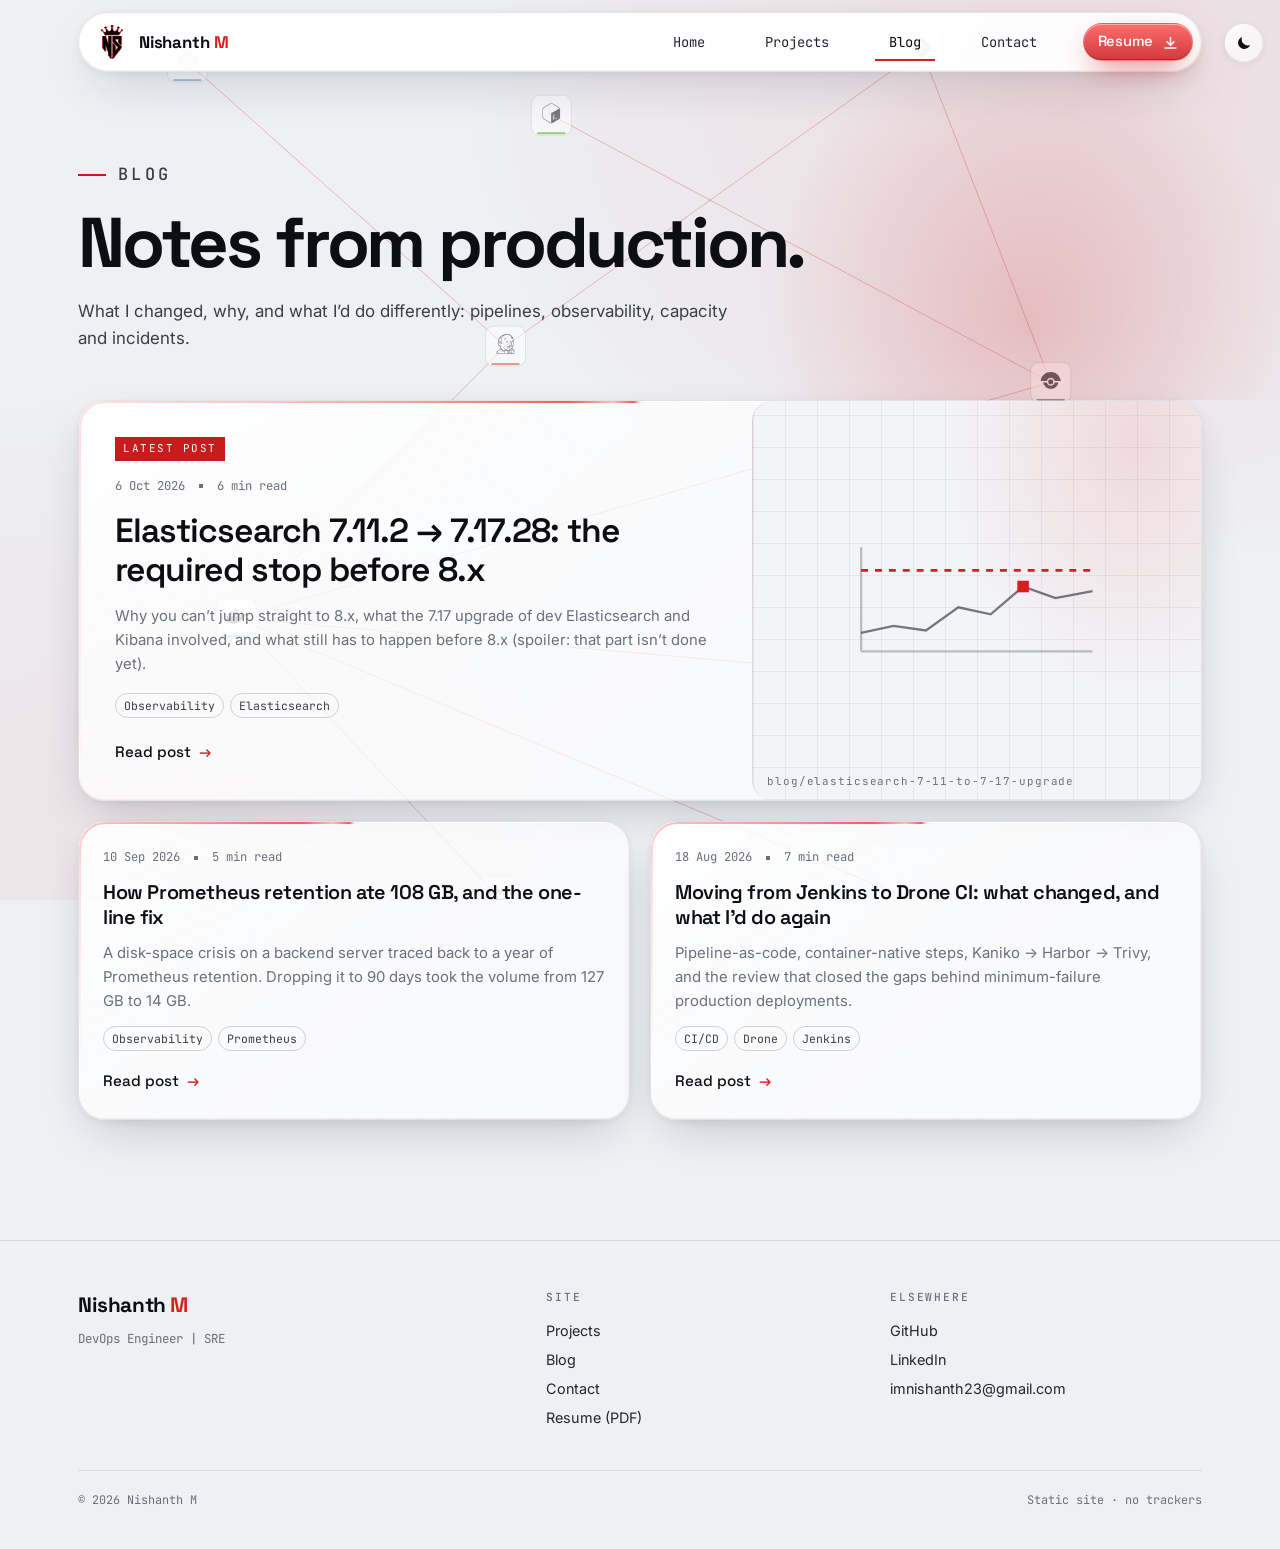
<file: blog/index.html>
<!DOCTYPE html>
<html lang="en">
<head>
<meta charset="UTF-8">
<meta name="viewport" content="width=device-width, initial-scale=1.0, viewport-fit=cover">
<title>Blog — Nishanth M</title>
<meta name="description" content="Write-ups from production: CI/CD, observability, capacity and the lessons behind them, by Nishanth M.">
<meta name="author" content="Nishanth M">
<meta name="theme-color" content="#000000">
<meta name="color-scheme" content="dark">
<!-- Open Graph (absolute URLs: update SITE if you deploy elsewhere — see README) -->
<meta property="og:type" content="website">
<meta property="og:site_name" content="Nishanth M — DevOps / SRE">
<meta property="og:title" content="Blog — Nishanth M">
<meta property="og:description" content="Write-ups from production: CI/CD, observability, capacity and the lessons behind them, by Nishanth M.">
<meta property="og:url" content="https://mnishanth23.github.io/blog/">
<link rel="canonical" href="https://mnishanth23.github.io/blog/">
<meta property="og:image" content="https://mnishanth23.github.io/og.png">
<meta name="twitter:card" content="summary_large_image">
<link rel="icon" type="image/png" href="../favicon.png">
<link rel="apple-touch-icon" href="../logo.png">
<!-- Fonts: Space Grotesk (headings), Inter (body), JetBrains Mono (labels/code) -->
<link rel="preconnect" href="https://fonts.googleapis.com">
<link rel="preconnect" href="https://fonts.gstatic.com" crossorigin>
<link href="https://fonts.googleapis.com/css2?family=Space+Grotesk:wght@500;600;700&amp;family=Inter:wght@400;500;600&amp;family=JetBrains+Mono:wght@400;500&amp;display=swap" rel="stylesheet">
<link rel="stylesheet" href="assets/style.css">
<link rel="stylesheet" href="assets/site.css">
<!-- html.js gates the hidden state of scroll-reveal elements (no-JS shows everything).
     html.vt-nav = this page was entered via a view transition, so skip the fallback fade. -->
<script>try{var t=localStorage.getItem('theme');document.documentElement.setAttribute('data-theme',t?t:(matchMedia('(prefers-color-scheme: light)').matches?'light':'dark'))}catch(e){document.documentElement.setAttribute('data-theme','dark')}</script>
<script>document.documentElement.classList.add('js');addEventListener('pagereveal',function(e){if(e.viewTransition)document.documentElement.classList.add('vt-nav')});</script>
</head>
<body>
<a class="skip-link" href="#main">Skip to content</a>

<!-- ============ SITE HEADER (identical on every page; set aria-current on the active link) ============ -->
<header class="site-header">
  <nav class="wrap" aria-label="Primary">
    <a class="logo" href="../index.html" aria-label="Nishanth M — home">
      <img src="../logo.png" alt="" width="32" height="32">
      <span class="logo-text">Nishanth <span>M</span></span>
    </a>
    <ul class="nav-links" role="list">
        <li><a href="../index.html">Home</a></li>
        <li><a href="../index.html#projects">Projects</a></li>
        <li><a href="index.html" aria-current="page">Blog</a></li>
        <li><a href="../index.html#contact">Contact</a></li>
        <li><a class="btn btn-red btn-sm" href="../resume.pdf" download>Resume <svg viewBox="0 0 19 16" fill="none" aria-hidden="true"><path d="M9.5 1v10M4.5 6.5l5 5 5-5M2 15h15" stroke="currentColor" stroke-width="2"/></svg></a></li>
    </ul>
    <button class="nav-toggle" type="button" aria-expanded="false" aria-controls="menu" aria-label="Open menu">
      <span></span><span></span><span></span>
    </button>
  </nav>
</header>
<!-- Mobile menu overlay (outside the header on purpose — see css section 04) -->
<div class="menu" id="menu" aria-hidden="true">
  <ul role="list">
    <li style="--i:0"><a href="../index.html"><small>01</small>Home</a></li>
    <li style="--i:1"><a href="../index.html#projects"><small>02</small>Projects</a></li>
    <li style="--i:2"><a href="index.html" aria-current="page"><small>03</small>Blog</a></li>
    <li style="--i:3"><a href="../index.html#contact"><small>04</small>Contact</a></li>
  </ul>
  <div class="menu-foot">
    <a class="btn btn-red" href="../resume.pdf" download>Download resume <svg viewBox="0 0 19 16" fill="none" aria-hidden="true"><path d="M9.5 1v10M4.5 6.5l5 5 5-5M2 15h15" stroke="currentColor" stroke-width="2"/></svg></a>
    <span>imnishanth23@gmail.com</span>
  </div>
</div>

<main id="main">
  <section class="page-head">
    <div class="wrap">
      <p class="eyebrow">Blog</p>
      <h1>Notes from production.</h1>
      <p>What I changed, why, and what I&rsquo;d do differently: pipelines, observability, capacity and incidents.</p>
    </div>
  </section>

  <section class="wrap" aria-label="All posts">
    <!-- FEATURED (newest) post: move the newest post here when publishing -->
<!-- POST CARD: elasticsearch-7-11-to-7-17-upgrade  (title view-transition-name must match the post <h1>) -->
<article class="card post-card feature reveal" style="--d:0">
  <a class="card-link" href="../blog/elasticsearch-7-11-to-7-17-upgrade.html">
    <div class="card-body">
      <span class="feature-badge">Latest post</span>
      <p class="post-meta"><time datetime="2026-10-06">6 Oct 2026</time><span class="sep" aria-hidden="true"></span><span>6 min read</span></p>
      <h2 class="card-title" style="view-transition-name: post-elasticsearch-7-11-to-7-17-upgrade">Elasticsearch 7.11.2 → 7.17.28: the required stop before 8.x</h2>
      <p class="card-text">Why you can’t jump straight to 8.x, what the 7.17 upgrade of dev Elasticsearch and Kibana involved, and what still has to happen before 8.x (spoiler: that part isn’t done yet).</p>
      <ul class="tags" role="list"><li>Observability</li><li>Elasticsearch</li></ul>
      <span class="card-cta">Read post <span class="arr" aria-hidden="true">→</span></span>
    </div>
    <div class="card-media" aria-hidden="true">
      <svg viewBox="0 0 240 120" aria-hidden="true" focusable="false">
        <path class="g-line" opacity=".45" d="M20 104H220M20 104V14"/>
        <path class="g-hot" stroke-dasharray="6 6" d="M20 34H220"/>
        <polyline class="g-line" points="20,88 48,82 76,86 104,66 132,72 160,48 188,58 220,52"/>
        <rect class="g-fill" x="155" y="43" width="10" height="10"/>
      </svg>
      <span class="media-label">blog/elasticsearch-7-11-to-7-17-upgrade</span>
    </div>
  </a>
</article>

    <!-- REMAINING POSTS, newest first -->
    <div class="grid grid-2">
<!-- POST CARD: prometheus-retention-108gb  (title view-transition-name must match the post <h1>) -->
<article class="card post-card reveal" style="--d:0">
  <a class="card-link" href="../blog/prometheus-retention-108gb.html">
    <div class="card-body">
      <p class="post-meta"><time datetime="2026-09-10">10 Sep 2026</time><span class="sep" aria-hidden="true"></span><span>5 min read</span></p>
      <h2 class="card-title" style="view-transition-name: post-prometheus-retention-108gb">How Prometheus retention ate 108 GB, and the one-line fix</h2>
      <p class="card-text">A disk-space crisis on a backend server traced back to a year of Prometheus retention. Dropping it to 90 days took the volume from 127 GB to 14 GB.</p>
      <ul class="tags" role="list"><li>Observability</li><li>Prometheus</li></ul>
      <span class="card-cta">Read post <span class="arr" aria-hidden="true">→</span></span>
    </div>
  </a>
</article>
<!-- POST CARD: jenkins-to-drone-migration  (title view-transition-name must match the post <h1>) -->
<article class="card post-card reveal" style="--d:1">
  <a class="card-link" href="../blog/jenkins-to-drone-migration.html">
    <div class="card-body">
      <p class="post-meta"><time datetime="2026-08-18">18 Aug 2026</time><span class="sep" aria-hidden="true"></span><span>7 min read</span></p>
      <h2 class="card-title" style="view-transition-name: post-jenkins-to-drone-migration">Moving from Jenkins to Drone CI: what changed, and what I’d do again</h2>
      <p class="card-text">Pipeline-as-code, container-native steps, Kaniko → Harbor → Trivy, and the review that closed the gaps behind minimum-failure production deployments.</p>
      <ul class="tags" role="list"><li>CI/CD</li><li>Drone</li><li>Jenkins</li></ul>
      <span class="card-cta">Read post <span class="arr" aria-hidden="true">→</span></span>
    </div>
  </a>
</article>
    </div>
  </section>
</main>

<!-- ============ SITE FOOTER (identical on every page) ============ -->
<footer class="site-footer">
  <div class="wrap">
    <div class="foot-grid">
      <div>
        <p class="foot-name">Nishanth <span>M</span></p>
        <p class="foot-role">DevOps Engineer | SRE</p>
      </div>
      <div class="foot-col">
        <h2>Site</h2>
        <ul>
          <li><a href="../index.html#projects">Projects</a></li>
          <li><a href="index.html">Blog</a></li>
          <li><a href="../index.html#contact">Contact</a></li>
          <li><a href="../resume.pdf" download>Resume (PDF)</a></li>
        </ul>
      </div>
      <div class="foot-col">
        <h2>Elsewhere</h2>
        <ul>
          <li><a href="https://github.com/mnishanth23" rel="noopener">GitHub</a></li>
          <!-- REVIEW: LinkedIn URL not confirmed in latest resume -->
          <li><a href="https://linkedin.com/in/mnishanth23" rel="noopener">LinkedIn</a></li>
          <li><a href="mailto:imnishanth23@gmail.com">imnishanth23@gmail.com</a></li>
        </ul>
      </div>
    </div>
    <div class="foot-base">
      <span>&copy; 2026 Nishanth M</span>
      <span>Static site · no trackers</span>
    </div>
  </div>
</footer>
<script src="assets/main.js" defer></script>
<script src="assets/site.js"></script>
</body>
</html>
</file>
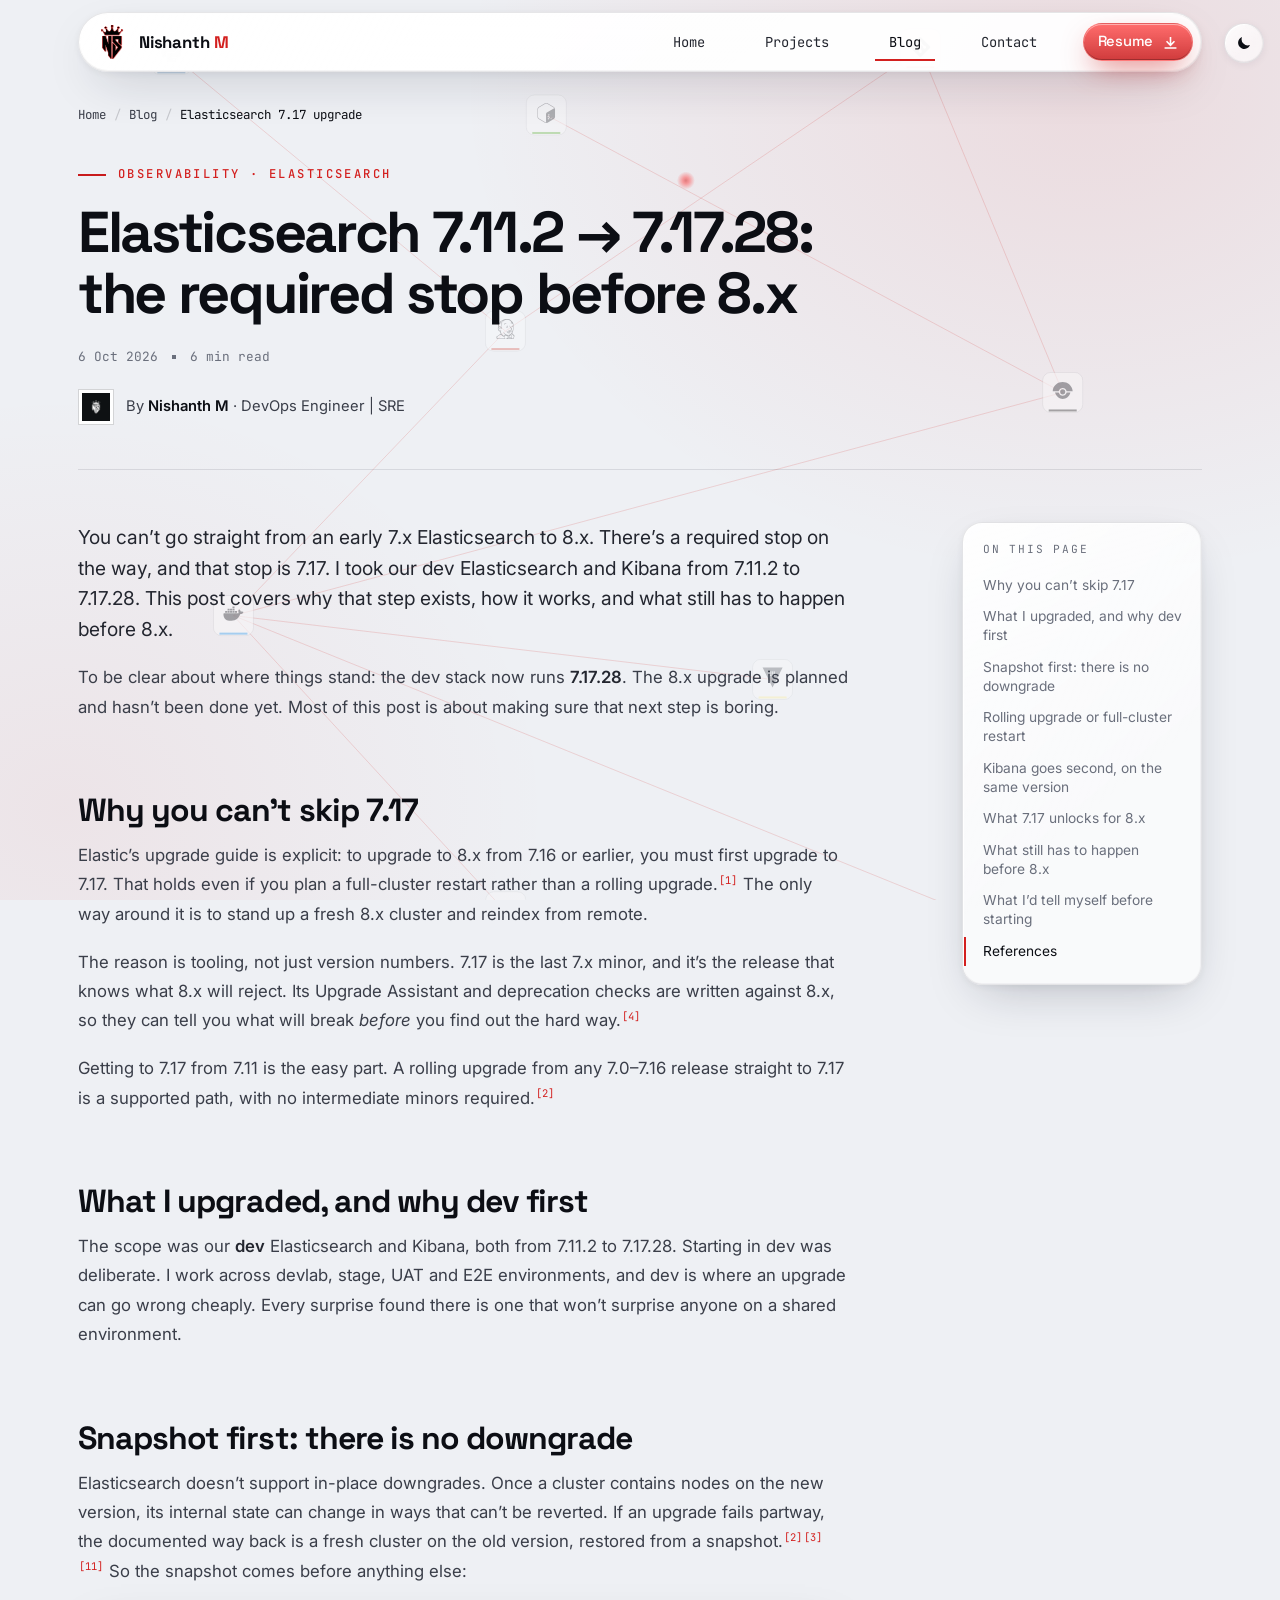
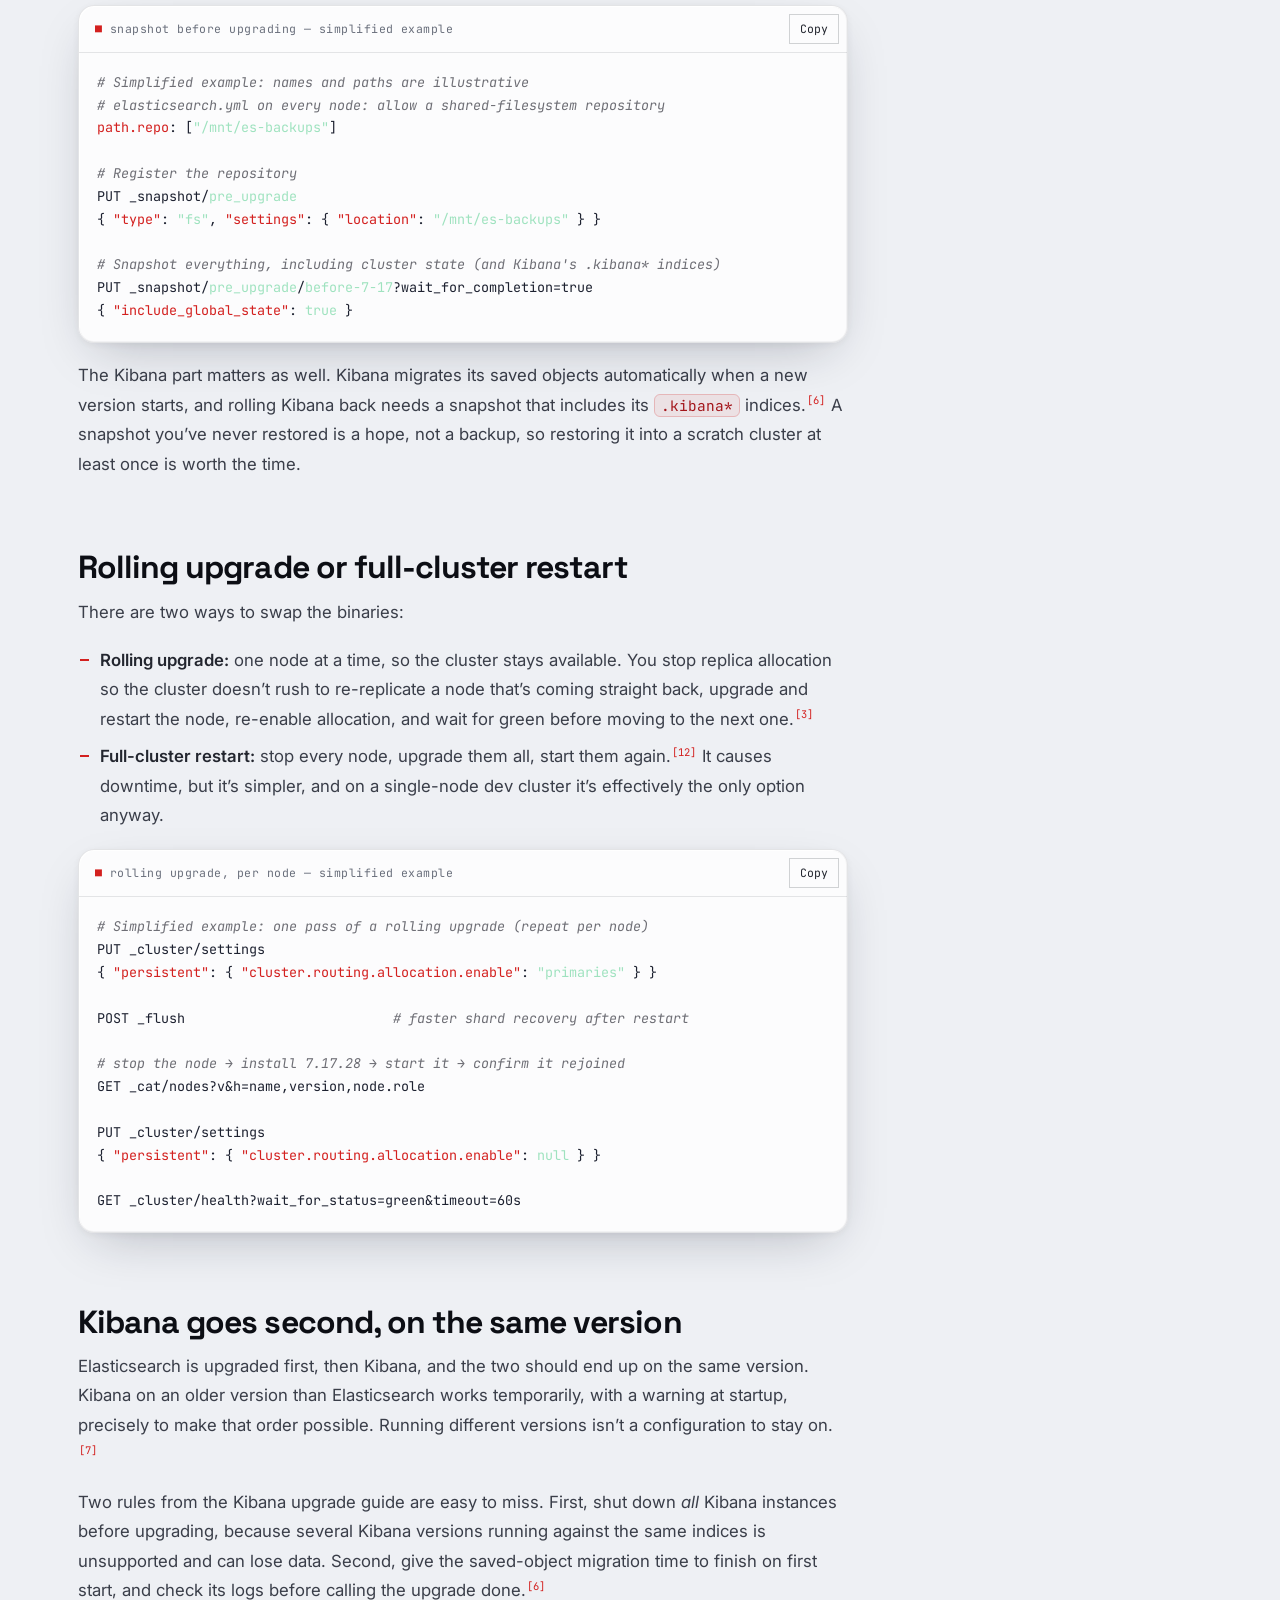
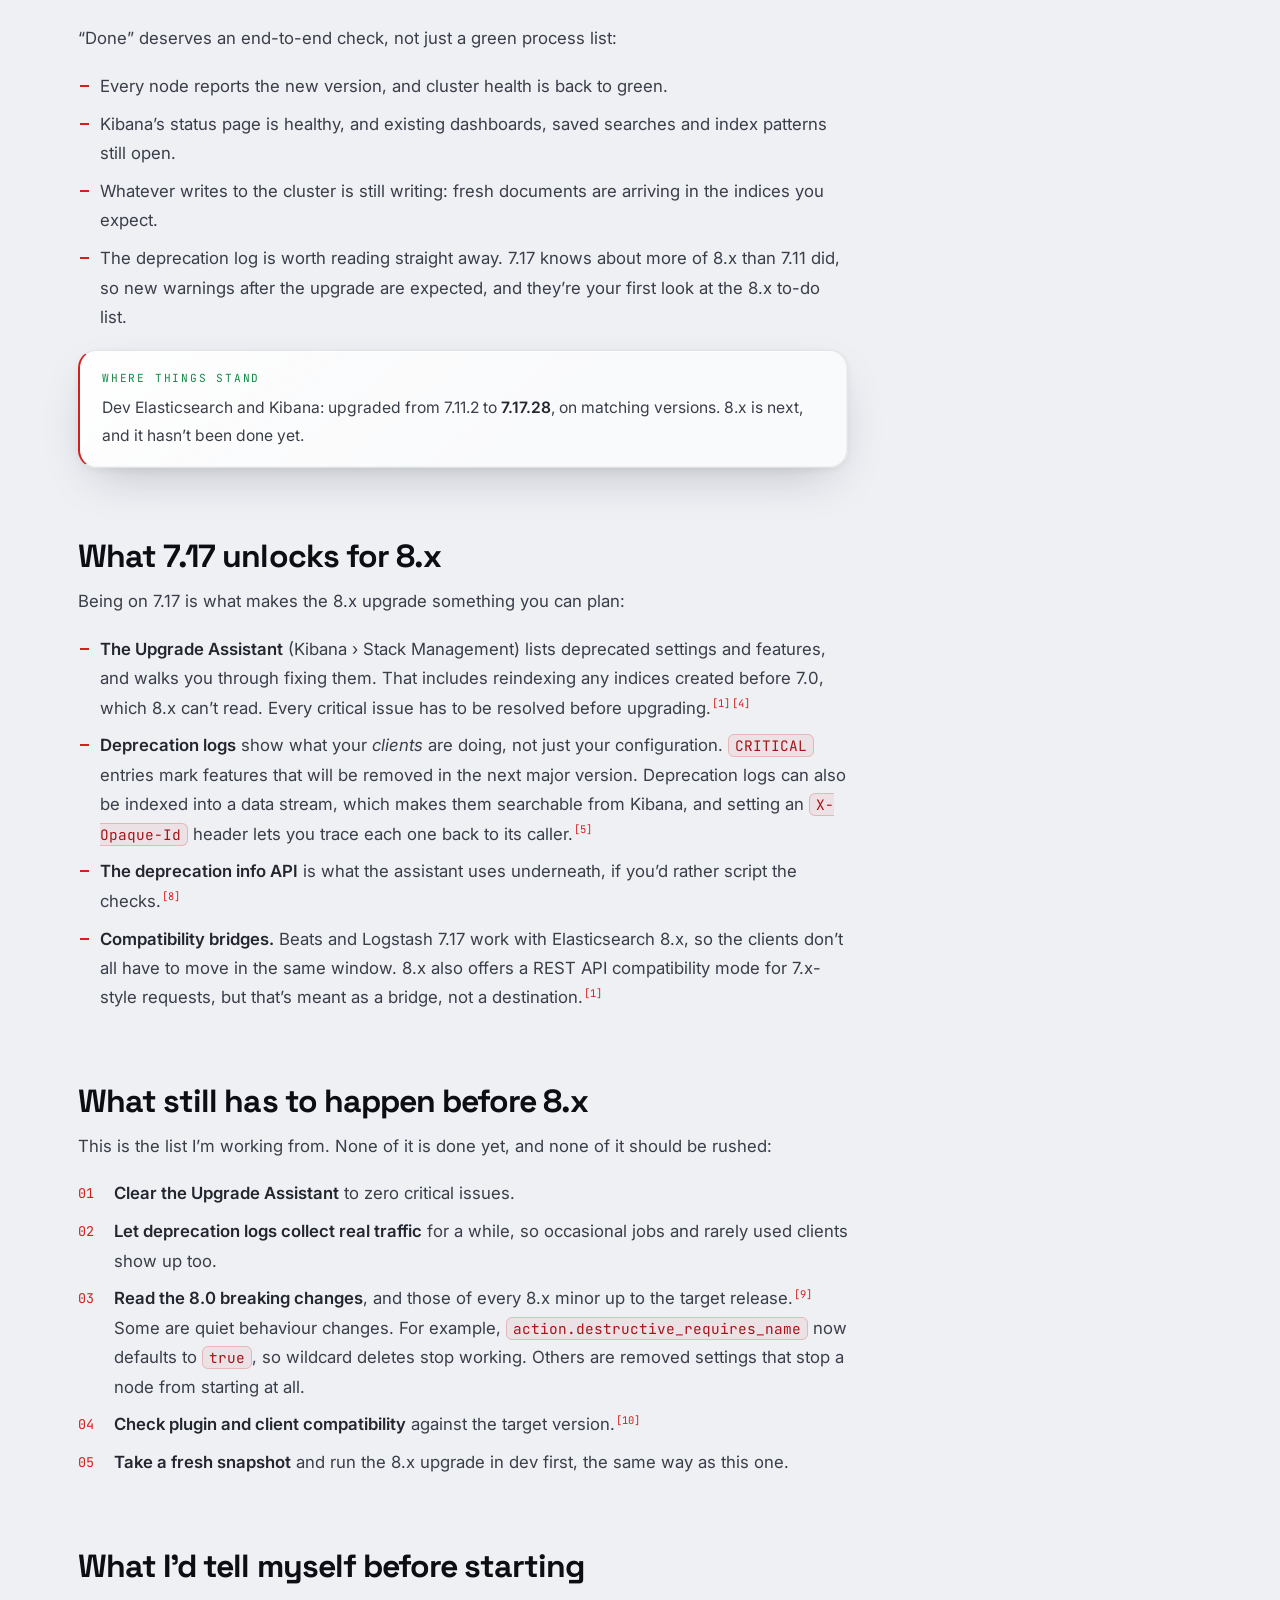
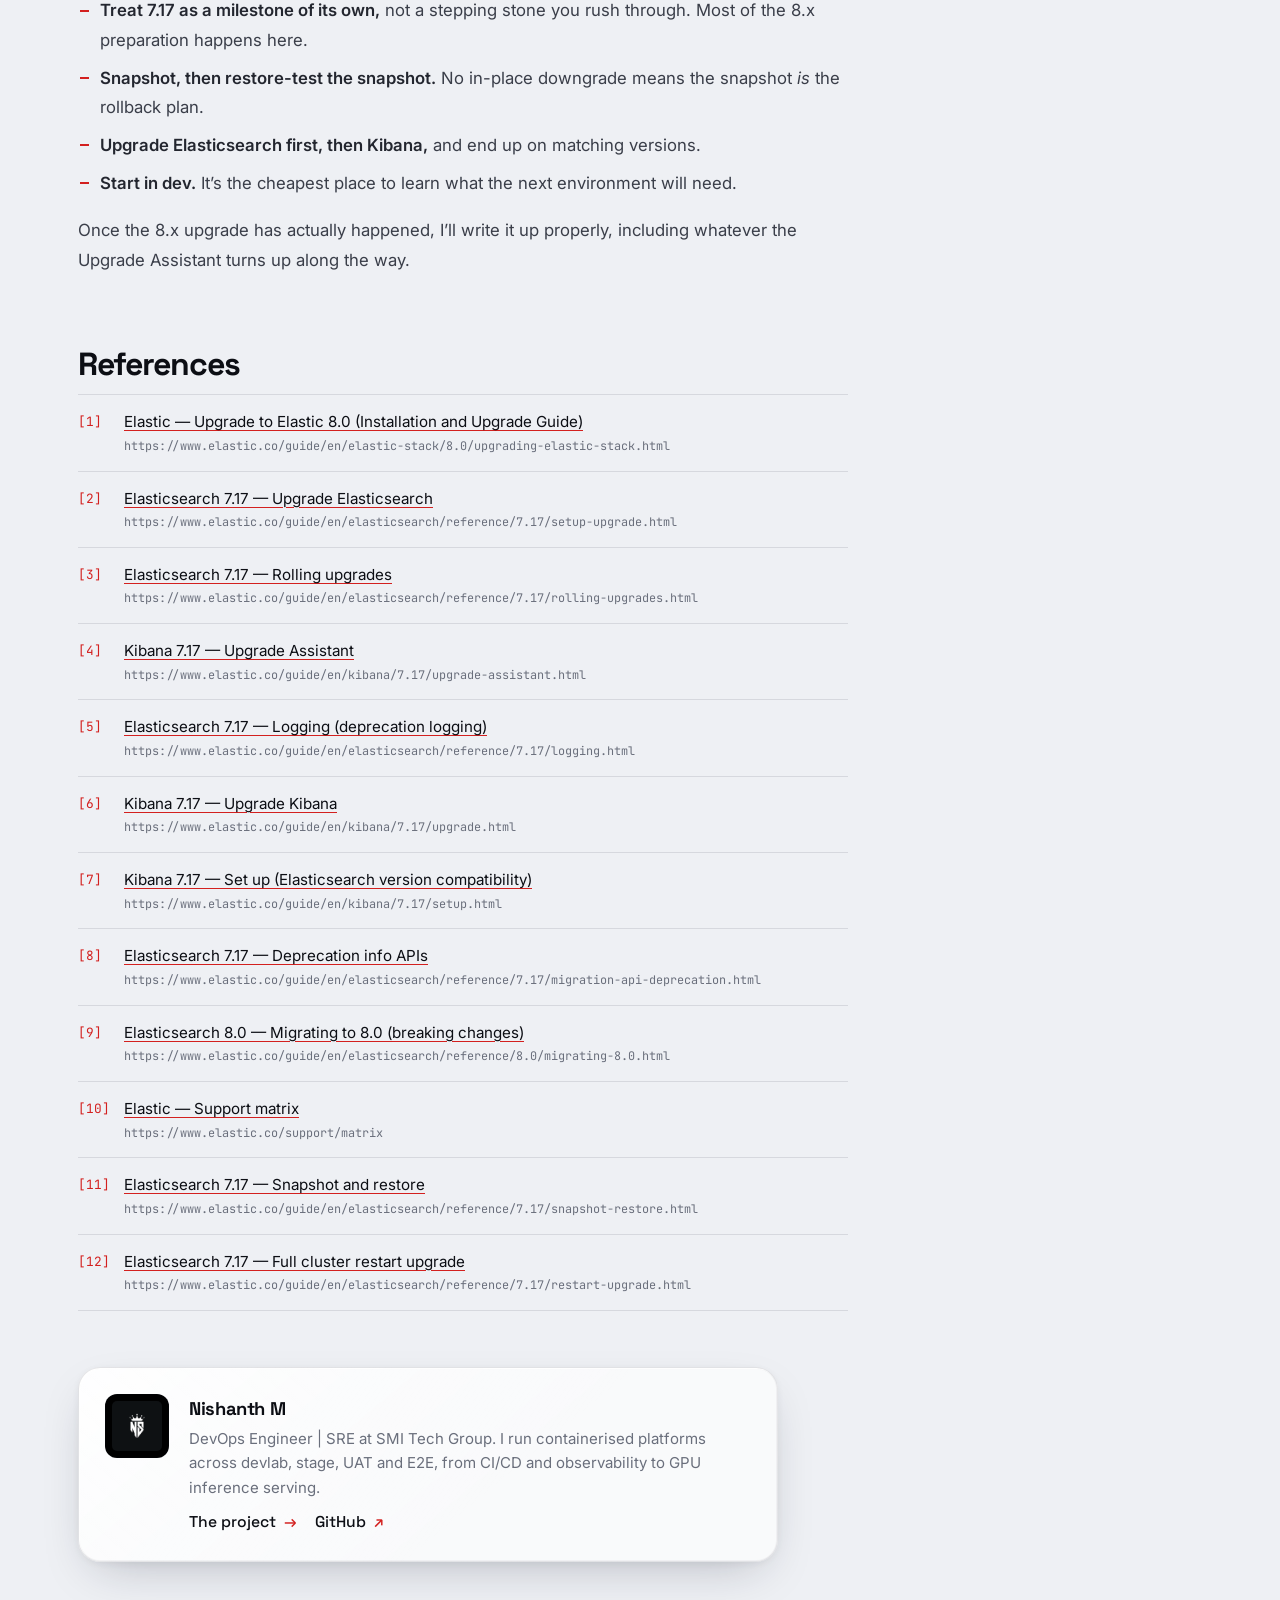
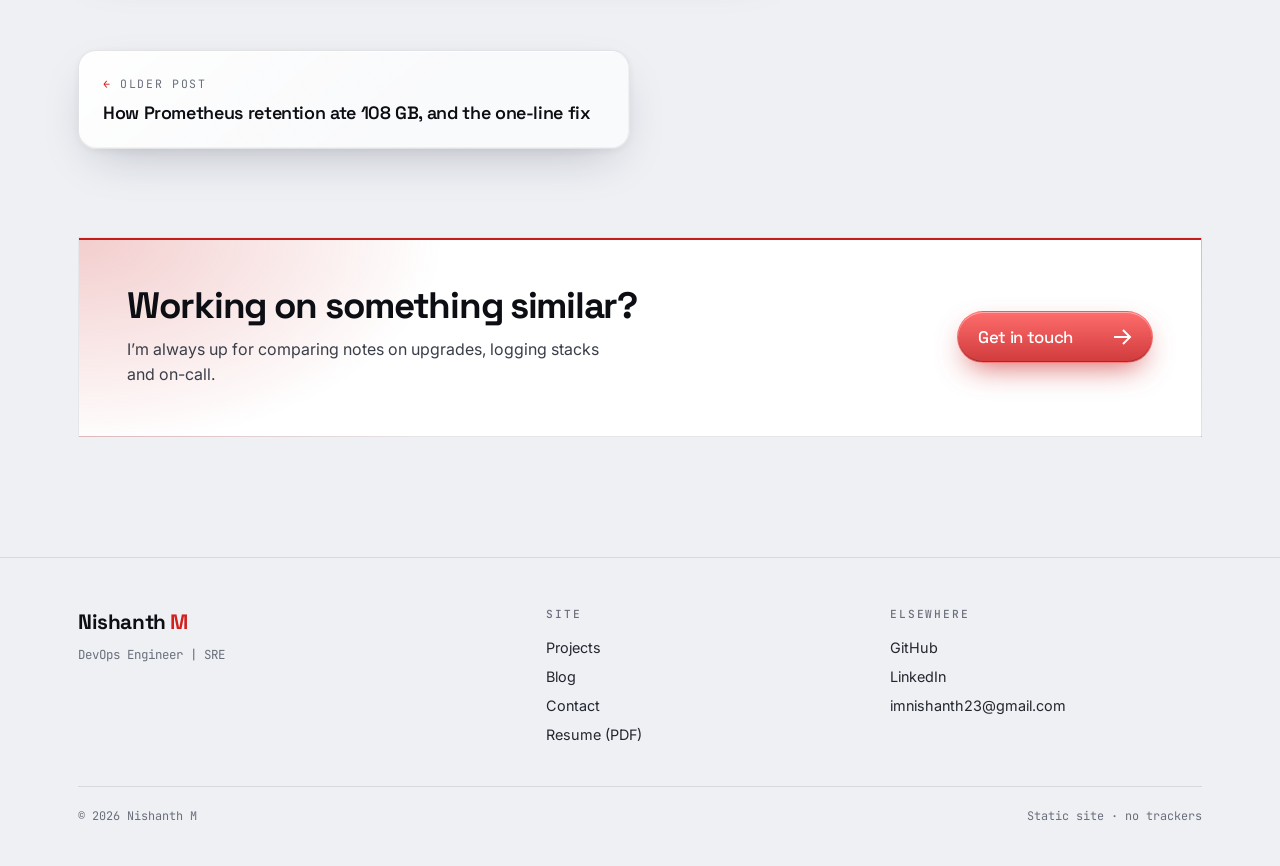
<file: blog/elasticsearch-7-11-to-7-17-upgrade.html>
<!DOCTYPE html>
<html lang="en">
<head>
<meta charset="UTF-8">
<meta name="viewport" content="width=device-width, initial-scale=1.0, viewport-fit=cover">
<title>Elasticsearch 7.11.2 → 7.17.28: the required stop before 8.x — Nishanth M</title>
<meta name="description" content="Why you can’t jump straight to 8.x, what the 7.17 upgrade of dev Elasticsearch and Kibana involved, and what still has to happen before 8.x (that part isn’t done yet).">
<meta name="author" content="Nishanth M">
<meta name="theme-color" content="#000000">
<meta name="color-scheme" content="dark">
<!-- Open Graph (absolute URLs: update SITE if you deploy elsewhere — see README) -->
<meta property="og:type" content="article">
<meta property="og:site_name" content="Nishanth M — DevOps / SRE">
<meta property="og:title" content="Elasticsearch 7.11.2 → 7.17.28: the required stop before 8.x — Nishanth M">
<meta property="og:description" content="Why you can’t jump straight to 8.x, what the 7.17 upgrade of dev Elasticsearch and Kibana involved, and what still has to happen before 8.x (that part isn’t done yet).">
<meta property="og:url" content="https://mnishanth23.github.io/blog/elasticsearch-7-11-to-7-17-upgrade.html">
<link rel="canonical" href="https://mnishanth23.github.io/blog/elasticsearch-7-11-to-7-17-upgrade.html">
<meta property="og:image" content="https://mnishanth23.github.io/og.png">
<meta name="twitter:card" content="summary_large_image">
<link rel="icon" type="image/png" href="../favicon.png">
<link rel="apple-touch-icon" href="../logo.png">
<!-- Fonts: Space Grotesk (headings), Inter (body), JetBrains Mono (labels/code) -->
<link rel="preconnect" href="https://fonts.googleapis.com">
<link rel="preconnect" href="https://fonts.gstatic.com" crossorigin>
<link href="https://fonts.googleapis.com/css2?family=Space+Grotesk:wght@500;600;700&amp;family=Inter:wght@400;500;600&amp;family=JetBrains+Mono:wght@400;500&amp;display=swap" rel="stylesheet">
<link rel="stylesheet" href="assets/style.css">
<link rel="stylesheet" href="assets/site.css">
<!-- html.js gates the hidden state of scroll-reveal elements (no-JS shows everything).
     html.vt-nav = this page was entered via a view transition, so skip the fallback fade. -->
<script>try{var t=localStorage.getItem('theme');document.documentElement.setAttribute('data-theme',t?t:(matchMedia('(prefers-color-scheme: light)').matches?'light':'dark'))}catch(e){document.documentElement.setAttribute('data-theme','dark')}</script>
<script>document.documentElement.classList.add('js');addEventListener('pagereveal',function(e){if(e.viewTransition)document.documentElement.classList.add('vt-nav')});</script>
<meta property="article:published_time" content="2026-10-06">
<meta property="article:author" content="Nishanth M">
</head>
<body>
<a class="skip-link" href="#main">Skip to content</a>

<!-- ============ SITE HEADER (identical on every page; set aria-current on the active link) ============ -->
<header class="site-header">
  <nav class="wrap" aria-label="Primary">
    <a class="logo" href="../index.html" aria-label="Nishanth M — home">
      <img src="../logo.png" alt="" width="32" height="32">
      <span class="logo-text">Nishanth <span>M</span></span>
    </a>
    <ul class="nav-links" role="list">
        <li><a href="../index.html">Home</a></li>
        <li><a href="../index.html#projects">Projects</a></li>
        <li><a href="index.html" aria-current="page">Blog</a></li>
        <li><a href="../index.html#contact">Contact</a></li>
        <li><a class="btn btn-red btn-sm" href="../resume.pdf" download>Resume <svg viewBox="0 0 19 16" fill="none" aria-hidden="true"><path d="M9.5 1v10M4.5 6.5l5 5 5-5M2 15h15" stroke="currentColor" stroke-width="2"/></svg></a></li>
    </ul>
    <button class="nav-toggle" type="button" aria-expanded="false" aria-controls="menu" aria-label="Open menu">
      <span></span><span></span><span></span>
    </button>
  </nav>
</header>
<!-- Mobile menu overlay (outside the header on purpose — see css section 04) -->
<div class="menu" id="menu" aria-hidden="true">
  <ul role="list">
    <li style="--i:0"><a href="../index.html"><small>01</small>Home</a></li>
    <li style="--i:1"><a href="../index.html#projects"><small>02</small>Projects</a></li>
    <li style="--i:2"><a href="index.html" aria-current="page"><small>03</small>Blog</a></li>
    <li style="--i:3"><a href="../index.html#contact"><small>04</small>Contact</a></li>
  </ul>
  <div class="menu-foot">
    <a class="btn btn-red" href="../resume.pdf" download>Download resume <svg viewBox="0 0 19 16" fill="none" aria-hidden="true"><path d="M9.5 1v10M4.5 6.5l5 5 5-5M2 15h15" stroke="currentColor" stroke-width="2"/></svg></a>
    <span>imnishanth23@gmail.com</span>
  </div>
</div>

<!-- Reading progress bar (js/main.js section 7) -->
<div class="progress" aria-hidden="true"><span></span></div>

<!-- Blog post built from the template in blog/jenkins-to-drone-migration.html (BLOCK 1–8). -->
<!-- Blog post built from the template in blog/jenkins-to-drone-migration.html (BLOCK 1–8). -->
<main id="main">
  <article class="wrap">

    <!-- BLOCK 1 · BREADCRUMB -->
    <nav class="crumbs" aria-label="Breadcrumb">
      <ol>
        <li><a href="../index.html">Home</a></li>
        <li><a href="index.html">Blog</a></li>
        <li><span aria-current="page">Elasticsearch 7.17 upgrade</span></li>
      </ol>
    </nav>

    <!-- BLOCK 2 · POST HEADER: tags eyebrow, title (view transition), meta, byline -->
    <header class="post-head">
      <p class="eyebrow">Observability · Elasticsearch</p>
      <h1 style="view-transition-name: post-elasticsearch-7-11-to-7-17-upgrade">Elasticsearch 7.11.2 → 7.17.28: the required stop before 8.x</h1>
      <p class="post-meta"><time datetime="2026-10-06">6 Oct 2026</time><span class="sep" aria-hidden="true"></span><span>6 min read</span></p>
      <p class="byline"><img src="../logo.png" alt="" width="36" height="36" loading="lazy"><span>By <strong>Nishanth M</strong> · DevOps Engineer | SRE</span></p>
    </header>

    <div class="post-layout">
      <!-- BLOCK 3 · BODY (.prose[data-article] drives the progress bar) -->
      <div class="prose" data-article>

        <p class="lead">You can&rsquo;t go straight from an early 7.x Elasticsearch to 8.x. There&rsquo;s a required stop on the way, and that stop is 7.17. I took our dev Elasticsearch and Kibana from 7.11.2 to 7.17.28. This post covers why that step exists, how it works, and what still has to happen before 8.x.</p>
        <p>To be clear about where things stand: the dev stack now runs <strong>7.17.28</strong>. The 8.x upgrade is planned and hasn&rsquo;t been done yet. Most of this post is about making sure that next step is boring.</p>

        <h2 id="why-717">Why you can&rsquo;t skip 7.17</h2>
        <p>Elastic&rsquo;s upgrade guide is explicit: to upgrade to 8.x from 7.16 or earlier, you must first upgrade to 7.17. That holds even if you plan a full-cluster restart rather than a rolling upgrade.<sup><a href="#ref-1" aria-label="Reference 1">[1]</a></sup> The only way around it is to stand up a fresh 8.x cluster and reindex from remote.</p>
        <p>The reason is tooling, not just version numbers. 7.17 is the last 7.x minor, and it&rsquo;s the release that knows what 8.x will reject. Its Upgrade Assistant and deprecation checks are written against 8.x, so they can tell you what will break <em>before</em> you find out the hard way.<sup><a href="#ref-4" aria-label="Reference 4">[4]</a></sup></p>
        <p>Getting to 7.17 from 7.11 is the easy part. A rolling upgrade from any 7.0&ndash;7.16 release straight to 7.17 is a supported path, with no intermediate minors required.<sup><a href="#ref-2" aria-label="Reference 2">[2]</a></sup></p>

        <h2 id="scope">What I upgraded, and why dev first</h2>
        <p>The scope was our <strong>dev</strong> Elasticsearch and Kibana, both from 7.11.2 to 7.17.28. Starting in dev was deliberate. I work across devlab, stage, UAT and E2E environments, and dev is where an upgrade can go wrong cheaply. Every surprise found there is one that won&rsquo;t surprise anyone on a shared environment.</p>
        <!-- REVIEW: node count, install method (Docker / package / tarball) and which environments use this cluster are not stated; add them if you want the post to be more concrete -->
        <!-- REVIEW: Elastic's docs now reference 7.17.29 as the latest 7.17 patch; consider a line on keeping 7.17 patched before 8.x -->

        <h2 id="snapshot">Snapshot first: there is no downgrade</h2>
        <p>Elasticsearch doesn&rsquo;t support in-place downgrades. Once a cluster contains nodes on the new version, its internal state can change in ways that can&rsquo;t be reverted. If an upgrade fails partway, the documented way back is a fresh cluster on the old version, restored from a snapshot.<sup><a href="#ref-2" aria-label="Reference 2">[2]</a></sup><sup><a href="#ref-3" aria-label="Reference 3">[3]</a></sup><sup><a href="#ref-11" aria-label="Reference 11">[11]</a></sup> So the snapshot comes before anything else:</p>

        <figure class="code">
          <figcaption class="code-head"><span class="label">snapshot before upgrading — simplified example</span></figcaption>
<pre><code><span class="c"># Simplified example: names and paths are illustrative</span>
<span class="c"># elasticsearch.yml on every node: allow a shared-filesystem repository</span>
<span class="k">path.repo</span>: [<span class="s">"/mnt/es-backups"</span>]

<span class="c"># Register the repository</span>
PUT _snapshot/<span class="s">pre_upgrade</span>
{ <span class="k">"type"</span>: <span class="s">"fs"</span>, <span class="k">"settings"</span>: { <span class="k">"location"</span>: <span class="s">"/mnt/es-backups"</span> } }

<span class="c"># Snapshot everything, including cluster state (and Kibana's .kibana* indices)</span>
PUT _snapshot/<span class="s">pre_upgrade</span>/<span class="s">before-7-17</span>?wait_for_completion=true
{ <span class="k">"include_global_state"</span>: <span class="s">true</span> }</code></pre>
        </figure>
        <!-- REVIEW: repository type, name and location are illustrative; confirm how (and where) the pre-upgrade snapshot was actually taken -->
        <p>The Kibana part matters as well. Kibana migrates its saved objects automatically when a new version starts, and rolling Kibana back needs a snapshot that includes its <code>.kibana*</code> indices.<sup><a href="#ref-6" aria-label="Reference 6">[6]</a></sup> A snapshot you&rsquo;ve never restored is a hope, not a backup, so restoring it into a scratch cluster at least once is worth the time.</p>

        <h2 id="rolling">Rolling upgrade or full-cluster restart</h2>
        <p>There are two ways to swap the binaries:</p>
        <ul>
          <li><strong>Rolling upgrade:</strong> one node at a time, so the cluster stays available. You stop replica allocation so the cluster doesn&rsquo;t rush to re-replicate a node that&rsquo;s coming straight back, upgrade and restart the node, re-enable allocation, and wait for green before moving to the next one.<sup><a href="#ref-3" aria-label="Reference 3">[3]</a></sup></li>
          <li><strong>Full-cluster restart:</strong> stop every node, upgrade them all, start them again.<sup><a href="#ref-12" aria-label="Reference 12">[12]</a></sup> It causes downtime, but it&rsquo;s simpler, and on a single-node dev cluster it&rsquo;s effectively the only option anyway.</li>
        </ul>

        <figure class="code">
          <figcaption class="code-head"><span class="label">rolling upgrade, per node — simplified example</span></figcaption>
<pre><code><span class="c"># Simplified example: one pass of a rolling upgrade (repeat per node)</span>
PUT _cluster/settings
{ <span class="k">"persistent"</span>: { <span class="k">"cluster.routing.allocation.enable"</span>: <span class="s">"primaries"</span> } }

POST _flush                          <span class="c"># faster shard recovery after restart</span>

<span class="c"># stop the node → install 7.17.28 → start it → confirm it rejoined</span>
GET _cat/nodes?v&amp;h=name,version,node.role

PUT _cluster/settings
{ <span class="k">"persistent"</span>: { <span class="k">"cluster.routing.allocation.enable"</span>: <span class="s">null</span> } }

GET _cluster/health?wait_for_status=green&amp;timeout=60s</code></pre>
        </figure>
        <!-- REVIEW: whether the dev upgrade was rolling or a full restart is not stated; the post presents both as options on purpose -->

        <h2 id="kibana">Kibana goes second, on the same version</h2>
        <p>Elasticsearch is upgraded first, then Kibana, and the two should end up on the same version. Kibana on an older version than Elasticsearch works temporarily, with a warning at startup, precisely to make that order possible. Running different versions isn&rsquo;t a configuration to stay on.<sup><a href="#ref-7" aria-label="Reference 7">[7]</a></sup></p>
        <p>Two rules from the Kibana upgrade guide are easy to miss. First, shut down <em>all</em> Kibana instances before upgrading, because several Kibana versions running against the same indices is unsupported and can lose data. Second, give the saved-object migration time to finish on first start, and check its logs before calling the upgrade done.<sup><a href="#ref-6" aria-label="Reference 6">[6]</a></sup></p>
        <p>&ldquo;Done&rdquo; deserves an end-to-end check, not just a green process list:</p>
        <ul>
          <li>Every node reports the new version, and cluster health is back to green.</li>
          <li>Kibana&rsquo;s status page is healthy, and existing dashboards, saved searches and index patterns still open.</li>
          <li>Whatever writes to the cluster is still writing: fresh documents are arriving in the indices you expect.</li>
          <li>The deprecation log is worth reading straight away. 7.17 knows about more of 8.x than 7.11 did, so new warnings after the upgrade are expected, and they&rsquo;re your first look at the 8.x to-do list.</li>
        </ul>
        <aside class="callout callout--ok">
          <span class="callout-k">Where things stand</span>
          <p>Dev Elasticsearch and Kibana: upgraded from 7.11.2 to <strong>7.17.28</strong>, on matching versions. 8.x is next, and it hasn&rsquo;t been done yet.</p>
        </aside>

        <h2 id="unlocks">What 7.17 unlocks for 8.x</h2>
        <p>Being on 7.17 is what makes the 8.x upgrade something you can plan:</p>
        <ul>
          <li><strong>The Upgrade Assistant</strong> (Kibana &rsaquo; Stack Management) lists deprecated settings and features, and walks you through fixing them. That includes reindexing any indices created before 7.0, which 8.x can&rsquo;t read. Every critical issue has to be resolved before upgrading.<sup><a href="#ref-1" aria-label="Reference 1">[1]</a></sup><sup><a href="#ref-4" aria-label="Reference 4">[4]</a></sup></li>
          <li><strong>Deprecation logs</strong> show what your <em>clients</em> are doing, not just your configuration. <code>CRITICAL</code> entries mark features that will be removed in the next major version. Deprecation logs can also be indexed into a data stream, which makes them searchable from Kibana, and setting an <code>X-Opaque-Id</code> header lets you trace each one back to its caller.<sup><a href="#ref-5" aria-label="Reference 5">[5]</a></sup></li>
          <li><strong>The deprecation info API</strong> is what the assistant uses underneath, if you&rsquo;d rather script the checks.<sup><a href="#ref-8" aria-label="Reference 8">[8]</a></sup></li>
          <li><strong>Compatibility bridges.</strong> Beats and Logstash 7.17 work with Elasticsearch 8.x, so the clients don&rsquo;t all have to move in the same window. 8.x also offers a REST API compatibility mode for 7.x-style requests, but that&rsquo;s meant as a bridge, not a destination.<sup><a href="#ref-1" aria-label="Reference 1">[1]</a></sup></li>
        </ul>

        <h2 id="before-8x">What still has to happen before 8.x</h2>
        <p>This is the list I&rsquo;m working from. None of it is done yet, and none of it should be rushed:</p>
        <ol>
          <li><strong>Clear the Upgrade Assistant</strong> to zero critical issues.</li>
          <li><strong>Let deprecation logs collect real traffic</strong> for a while, so occasional jobs and rarely used clients show up too.</li>
          <li><strong>Read the 8.0 breaking changes</strong>, and those of every 8.x minor up to the target release.<sup><a href="#ref-9" aria-label="Reference 9">[9]</a></sup> Some are quiet behaviour changes. For example, <code>action.destructive_requires_name</code> now defaults to <code>true</code>, so wildcard deletes stop working. Others are removed settings that stop a node from starting at all.</li>
          <li><strong>Check plugin and client compatibility</strong> against the target version.<sup><a href="#ref-10" aria-label="Reference 10">[10]</a></sup></li>
          <li><strong>Take a fresh snapshot</strong> and run the 8.x upgrade in dev first, the same way as this one.</li>
        </ol>
        <!-- REVIEW: this checklist is the general Elastic-recommended path; adjust to the actual 8.x plan and target version once decided -->

        <h2 id="lessons">What I&rsquo;d tell myself before starting</h2>
        <ul>
          <li><strong>Treat 7.17 as a milestone of its own,</strong> not a stepping stone you rush through. Most of the 8.x preparation happens here.</li>
          <li><strong>Snapshot, then restore-test the snapshot.</strong> No in-place downgrade means the snapshot <em>is</em> the rollback plan.</li>
          <li><strong>Upgrade Elasticsearch first, then Kibana,</strong> and end up on matching versions.</li>
          <li><strong>Start in dev.</strong> It&rsquo;s the cheapest place to learn what the next environment will need.</li>
        </ul>
        <p>Once the 8.x upgrade has actually happened, I&rsquo;ll write it up properly, including whatever the Upgrade Assistant turns up along the way.</p>

        <!-- BLOCK 4 · REFERENCES (numbered; only verified URLs) -->
        <h2 id="references">References</h2>
        <ol class="refs" role="list">
          <li id="ref-1"><span><a href="https://www.elastic.co/guide/en/elastic-stack/8.0/upgrading-elastic-stack.html" rel="noopener">Elastic — Upgrade to Elastic 8.0 (Installation and Upgrade Guide)</a><span class="src">https://www.elastic.co/guide/en/elastic-stack/8.0/upgrading-elastic-stack.html</span></span></li>
          <li id="ref-2"><span><a href="https://www.elastic.co/guide/en/elasticsearch/reference/7.17/setup-upgrade.html" rel="noopener">Elasticsearch 7.17 — Upgrade Elasticsearch</a><span class="src">https://www.elastic.co/guide/en/elasticsearch/reference/7.17/setup-upgrade.html</span></span></li>
          <li id="ref-3"><span><a href="https://www.elastic.co/guide/en/elasticsearch/reference/7.17/rolling-upgrades.html" rel="noopener">Elasticsearch 7.17 — Rolling upgrades</a><span class="src">https://www.elastic.co/guide/en/elasticsearch/reference/7.17/rolling-upgrades.html</span></span></li>
          <li id="ref-4"><span><a href="https://www.elastic.co/guide/en/kibana/7.17/upgrade-assistant.html" rel="noopener">Kibana 7.17 — Upgrade Assistant</a><span class="src">https://www.elastic.co/guide/en/kibana/7.17/upgrade-assistant.html</span></span></li>
          <li id="ref-5"><span><a href="https://www.elastic.co/guide/en/elasticsearch/reference/7.17/logging.html" rel="noopener">Elasticsearch 7.17 — Logging (deprecation logging)</a><span class="src">https://www.elastic.co/guide/en/elasticsearch/reference/7.17/logging.html</span></span></li>
          <li id="ref-6"><span><a href="https://www.elastic.co/guide/en/kibana/7.17/upgrade.html" rel="noopener">Kibana 7.17 — Upgrade Kibana</a><span class="src">https://www.elastic.co/guide/en/kibana/7.17/upgrade.html</span></span></li>
          <li id="ref-7"><span><a href="https://www.elastic.co/guide/en/kibana/7.17/setup.html" rel="noopener">Kibana 7.17 — Set up (Elasticsearch version compatibility)</a><span class="src">https://www.elastic.co/guide/en/kibana/7.17/setup.html</span></span></li>
          <li id="ref-8"><span><a href="https://www.elastic.co/guide/en/elasticsearch/reference/7.17/migration-api-deprecation.html" rel="noopener">Elasticsearch 7.17 — Deprecation info APIs</a><span class="src">https://www.elastic.co/guide/en/elasticsearch/reference/7.17/migration-api-deprecation.html</span></span></li>
          <li id="ref-9"><span><a href="https://www.elastic.co/guide/en/elasticsearch/reference/8.0/migrating-8.0.html" rel="noopener">Elasticsearch 8.0 — Migrating to 8.0 (breaking changes)</a><span class="src">https://www.elastic.co/guide/en/elasticsearch/reference/8.0/migrating-8.0.html</span></span></li>
          <li id="ref-10"><span><a href="https://www.elastic.co/support/matrix" rel="noopener">Elastic — Support matrix</a><span class="src">https://www.elastic.co/support/matrix</span></span></li>
          <li id="ref-11"><span><a href="https://www.elastic.co/guide/en/elasticsearch/reference/7.17/snapshot-restore.html" rel="noopener">Elasticsearch 7.17 — Snapshot and restore</a><span class="src">https://www.elastic.co/guide/en/elasticsearch/reference/7.17/snapshot-restore.html</span></span></li>
          <li id="ref-12"><span><a href="https://www.elastic.co/guide/en/elasticsearch/reference/7.17/restart-upgrade.html" rel="noopener">Elasticsearch 7.17 — Full cluster restart upgrade</a><span class="src">https://www.elastic.co/guide/en/elasticsearch/reference/7.17/restart-upgrade.html</span></span></li>
        </ol>
      </div>

      <!-- BLOCK 5 · STICKY TOC (hidden < 1080px; highlighted by js) -->
      <nav class="toc" aria-label="On this page">
        <span class="k">On this page</span>
        <ol>
          <li><a href="#why-717">Why you can’t skip 7.17</a></li>
          <li><a href="#scope">What I upgraded, and why dev first</a></li>
          <li><a href="#snapshot">Snapshot first: there is no downgrade</a></li>
          <li><a href="#rolling">Rolling upgrade or full-cluster restart</a></li>
          <li><a href="#kibana">Kibana goes second, on the same version</a></li>
          <li><a href="#unlocks">What 7.17 unlocks for 8.x</a></li>
          <li><a href="#before-8x">What still has to happen before 8.x</a></li>
          <li><a href="#lessons">What I’d tell myself before starting</a></li>
          <li><a href="#references">References</a></li>
        </ol>
      </nav>
    </div>

    <!-- BLOCK 6 · AUTHOR BOX -->
    <aside class="author" aria-labelledby="author-h">
      <img src="../logo.png" alt="" width="64" height="64" loading="lazy">
      <div>
        <h2 id="author-h">Nishanth M</h2>
        <p>DevOps Engineer | SRE at SMI Tech Group. I run containerised platforms across devlab, stage, UAT and E2E, from CI/CD and observability to GPU inference serving.</p>
        <div class="links">
          <a class="link-arrow" href="../index.html#projects">The project <span class="arr" aria-hidden="true">→</span></a>
          <a class="link-arrow" href="https://github.com/mnishanth23" rel="noopener">GitHub <span class="arr" aria-hidden="true">↗</span></a>
        </div>
      </div>
    </aside>

    <!-- BLOCK 7 · PREV / NEXT (chronological; omit a side if none) -->
    <nav class="pager" aria-label="More posts">
      <a class="prev" href="prometheus-retention-108gb.html"><span class="k"><span class="arr" aria-hidden="true">←</span> Older post</span><span class="t">How Prometheus retention ate 108 GB, and the one-line fix</span></a>
      <span></span>
    </nav>

    <!-- BLOCK 8 · CTA -->
    <aside class="cta-band" aria-labelledby="cta-h">
      <div>
        <h2 id="cta-h">Working on something similar?</h2>
        <p>I&rsquo;m always up for comparing notes on upgrades, logging stacks and on-call.</p>
      </div>
      <a class="btn btn-red" href="../index.html#contact">Get in touch <svg viewBox="0 0 19 16" fill="none" aria-hidden="true"><path d="M1 8h16M10 1l7 7-7 7" stroke="currentColor" stroke-width="2"/></svg></a>
    </aside>

  </article>
</main>

<!-- ============ SITE FOOTER (identical on every page) ============ -->
<footer class="site-footer">
  <div class="wrap">
    <div class="foot-grid">
      <div>
        <p class="foot-name">Nishanth <span>M</span></p>
        <p class="foot-role">DevOps Engineer | SRE</p>
      </div>
      <div class="foot-col">
        <h2>Site</h2>
        <ul>
          <li><a href="../index.html#projects">Projects</a></li>
          <li><a href="index.html">Blog</a></li>
          <li><a href="../index.html#contact">Contact</a></li>
          <li><a href="../resume.pdf" download>Resume (PDF)</a></li>
        </ul>
      </div>
      <div class="foot-col">
        <h2>Elsewhere</h2>
        <ul>
          <li><a href="https://github.com/mnishanth23" rel="noopener">GitHub</a></li>
          <!-- REVIEW: LinkedIn URL not confirmed in latest resume -->
          <li><a href="https://linkedin.com/in/mnishanth23" rel="noopener">LinkedIn</a></li>
          <li><a href="mailto:imnishanth23@gmail.com">imnishanth23@gmail.com</a></li>
        </ul>
      </div>
    </div>
    <div class="foot-base">
      <span>&copy; 2026 Nishanth M</span>
      <span>Static site · no trackers</span>
    </div>
  </div>
</footer>
<script src="assets/main.js" defer></script>
<script src="assets/site.js"></script>
</body>
</html>
</file>
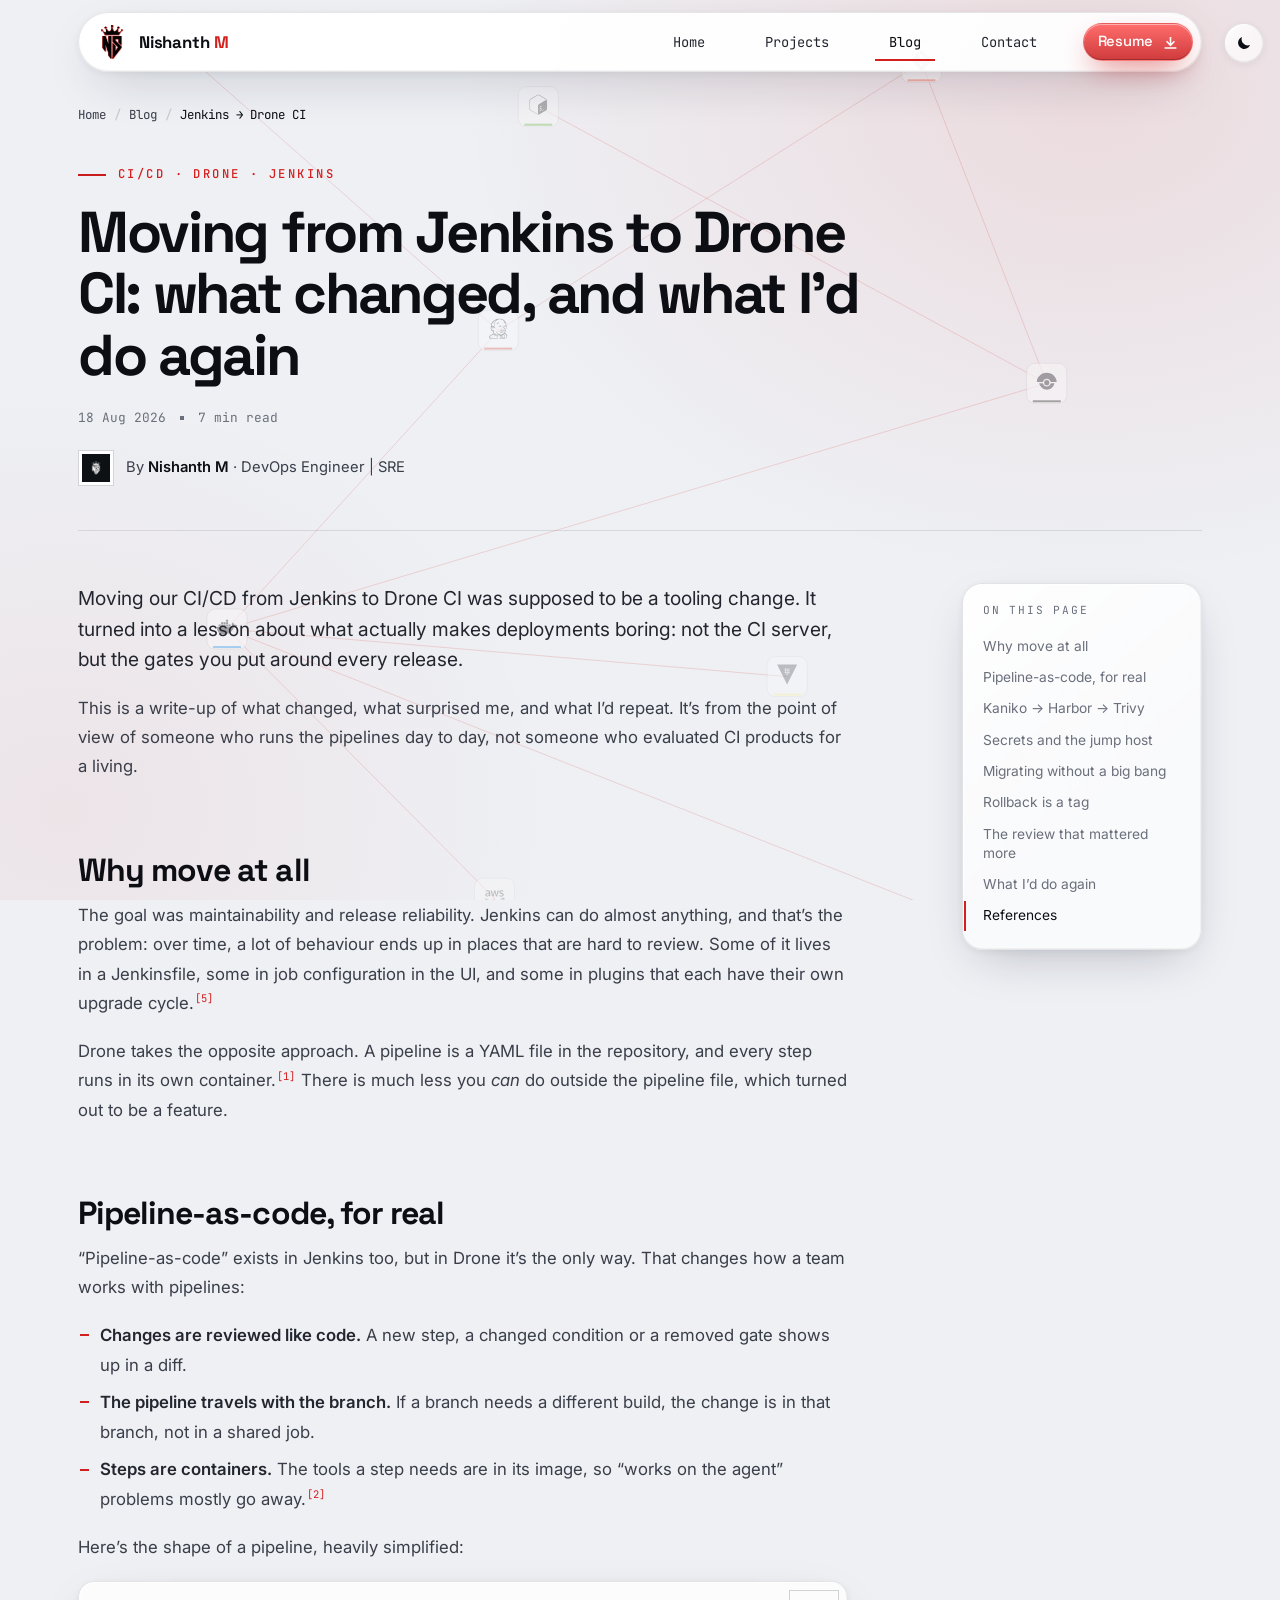
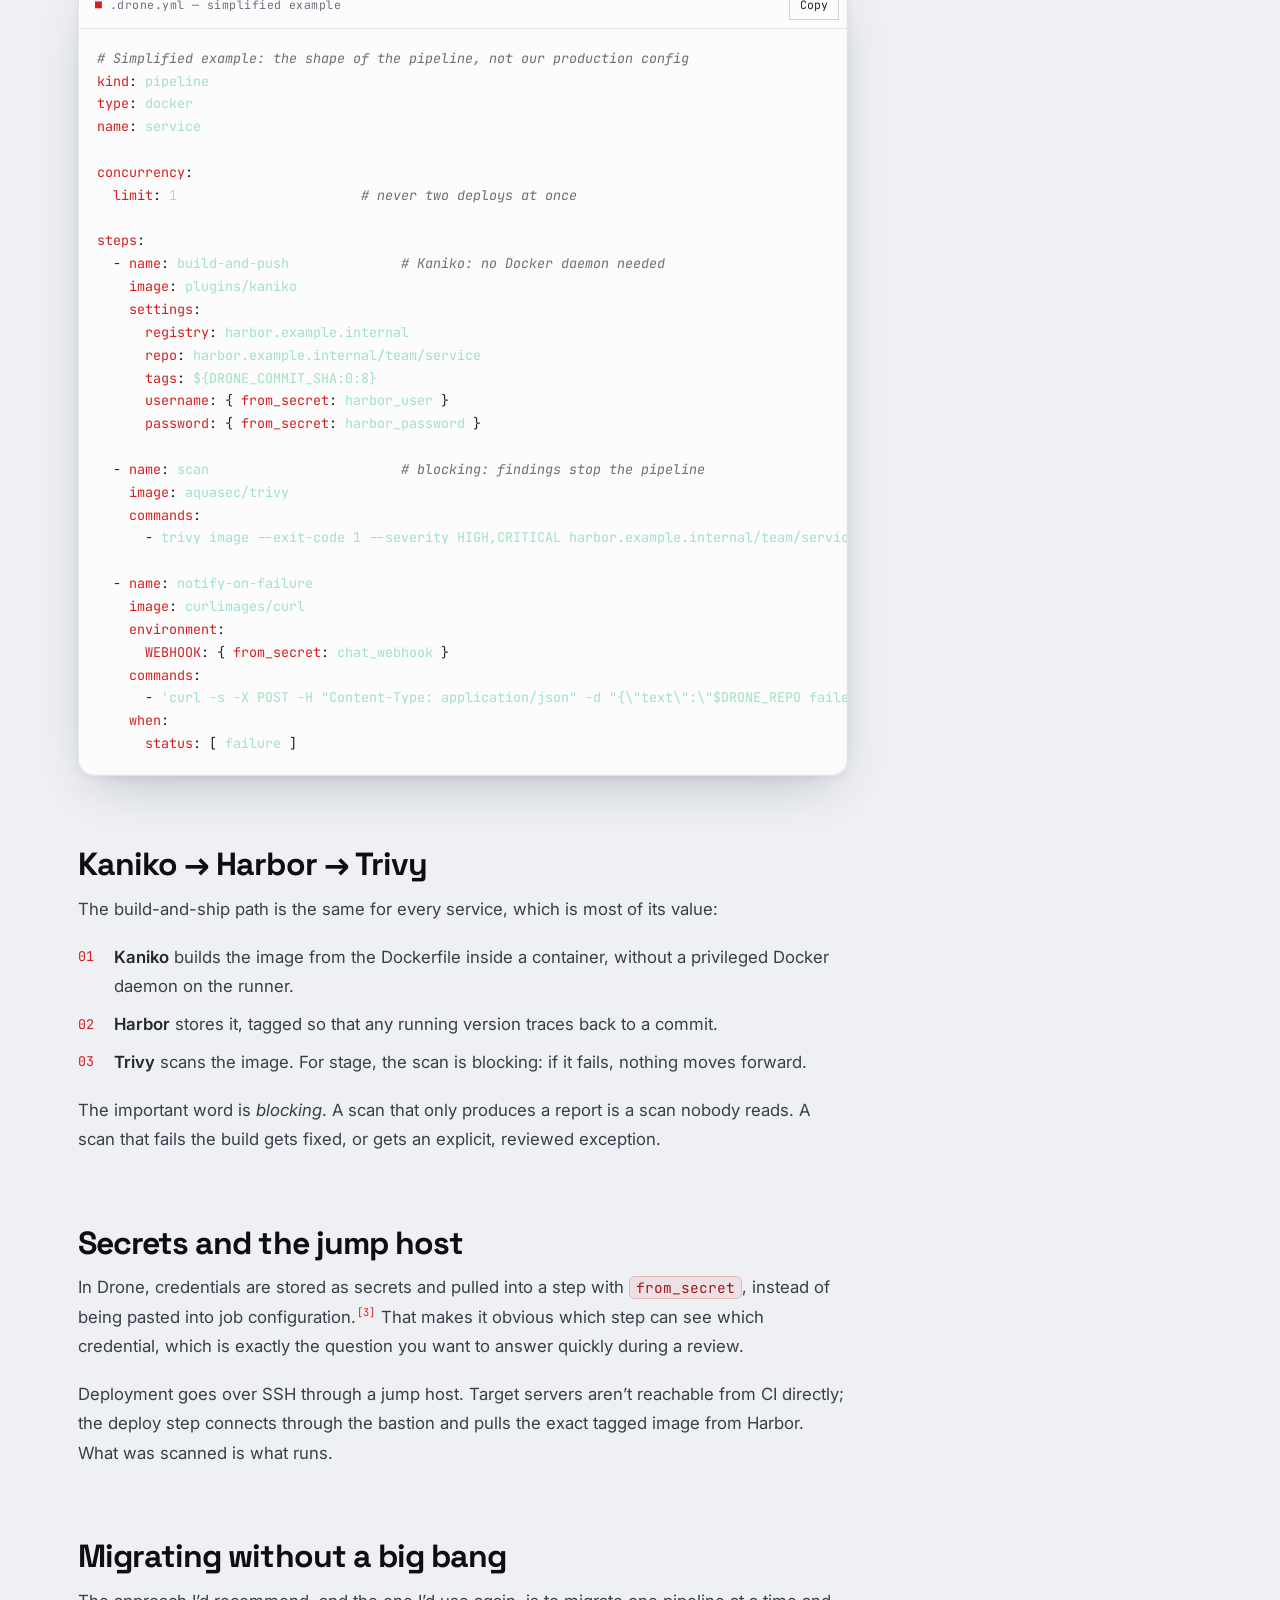
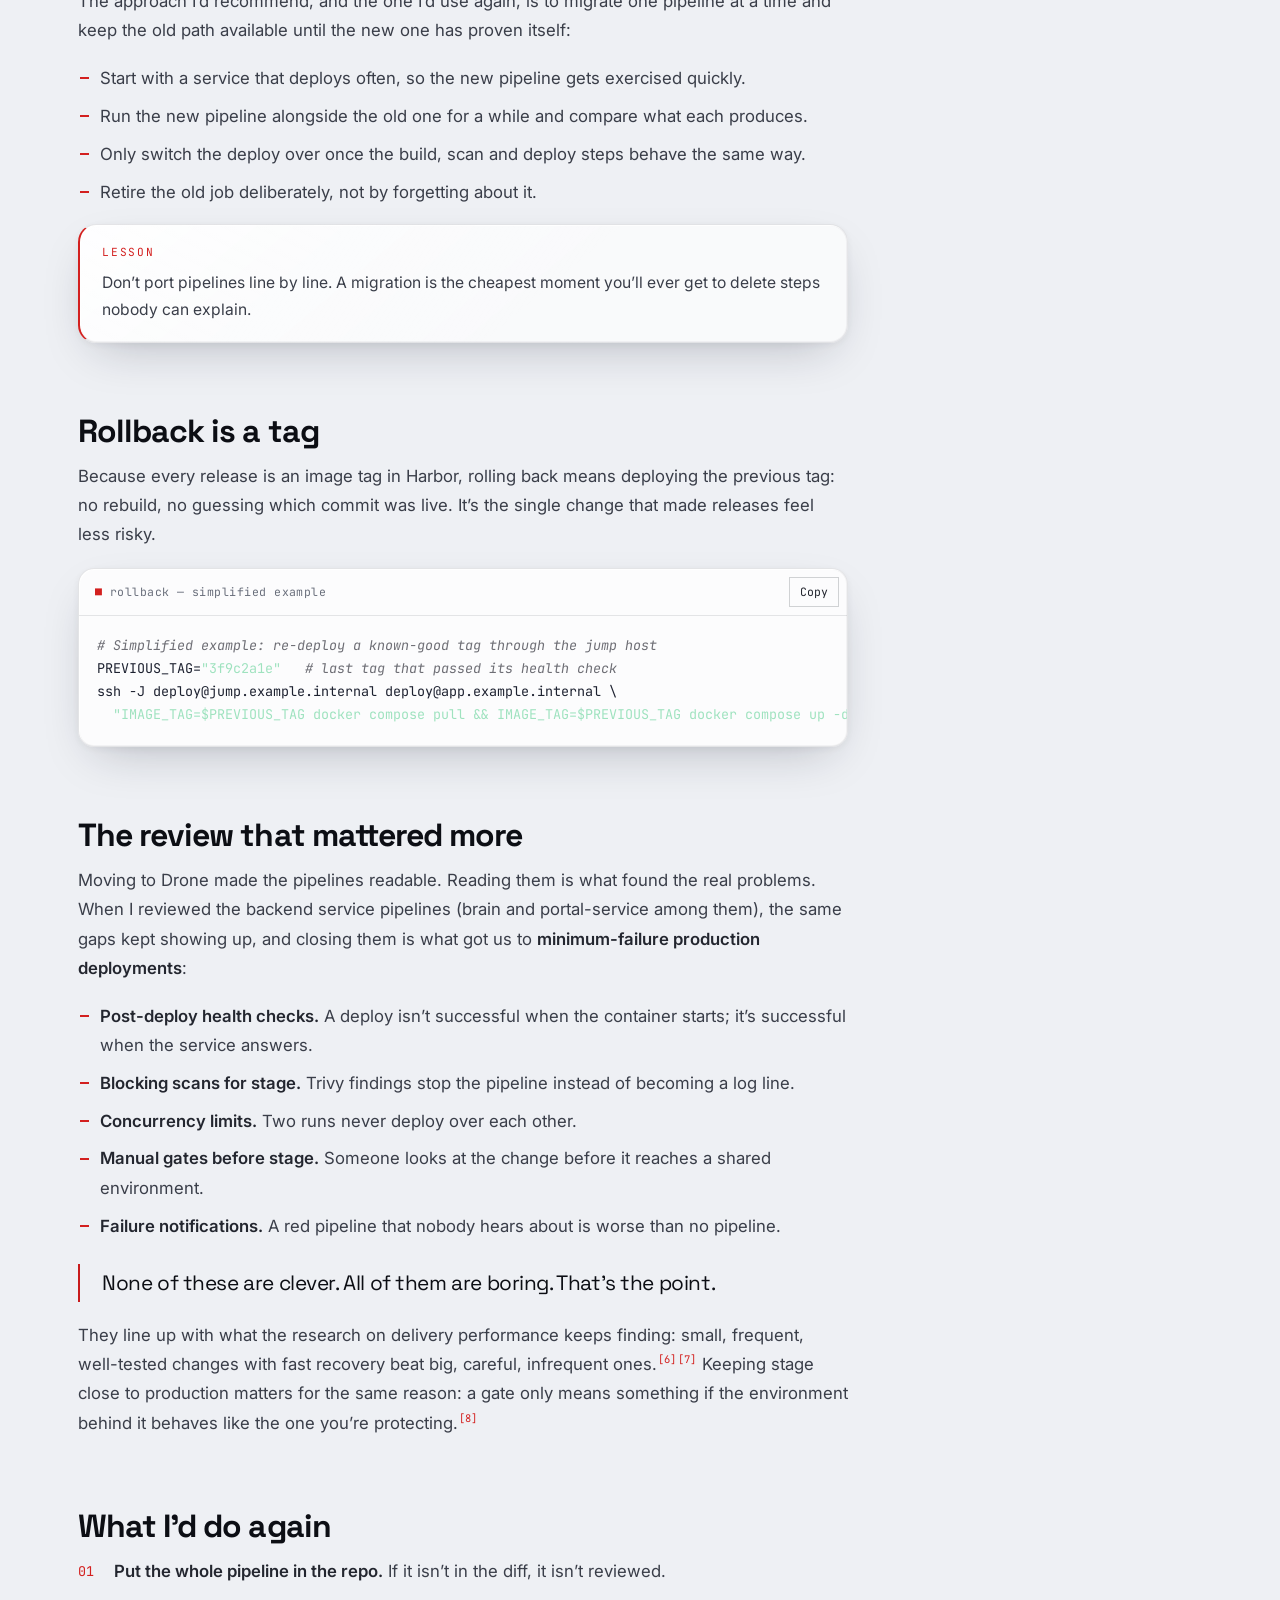
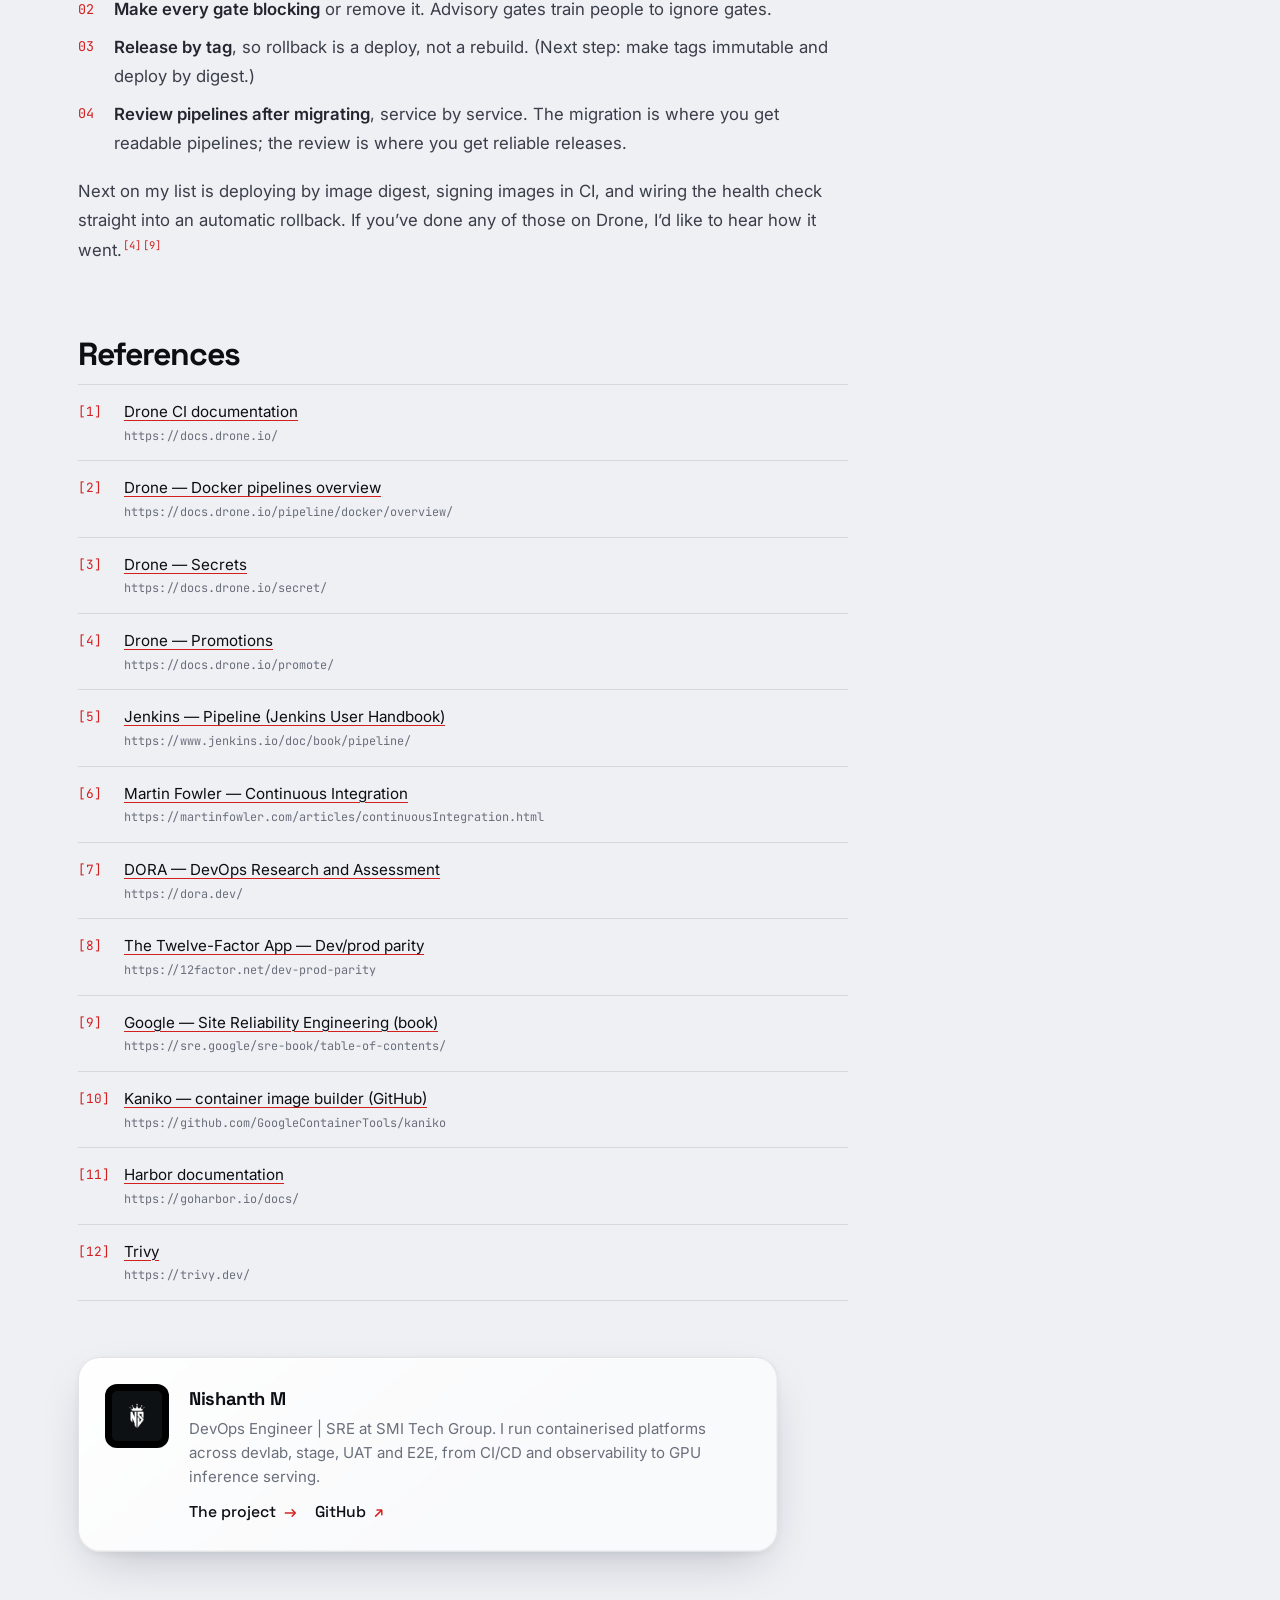
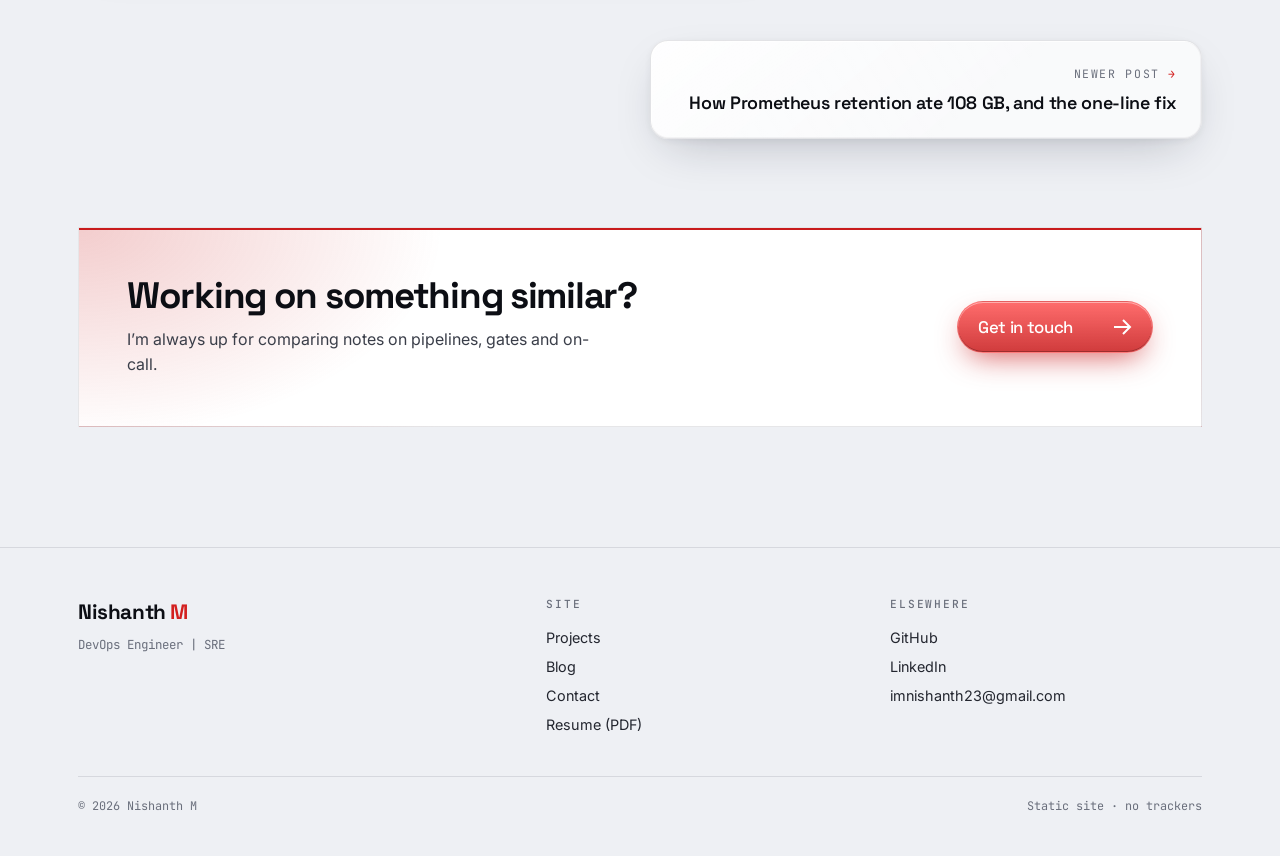
<file: blog/jenkins-to-drone-migration.html>
<!DOCTYPE html>
<html lang="en">
<head>
<meta charset="UTF-8">
<meta name="viewport" content="width=device-width, initial-scale=1.0, viewport-fit=cover">
<title>Moving from Jenkins to Drone CI: what changed, and what I’d do again — Nishanth M</title>
<meta name="description" content="Lessons from migrating CI/CD from Jenkins to Drone CI: pipeline-as-code, Kaniko → Harbor → Trivy, SSH via a jump host, tag-based rollback and the review gaps that mattered.">
<meta name="author" content="Nishanth M">
<meta name="theme-color" content="#000000">
<meta name="color-scheme" content="dark">
<!-- Open Graph (absolute URLs: update SITE if you deploy elsewhere — see README) -->
<meta property="og:type" content="article">
<meta property="og:site_name" content="Nishanth M — DevOps / SRE">
<meta property="og:title" content="Moving from Jenkins to Drone CI: what changed, and what I’d do again — Nishanth M">
<meta property="og:description" content="Lessons from migrating CI/CD from Jenkins to Drone CI: pipeline-as-code, Kaniko → Harbor → Trivy, SSH via a jump host, tag-based rollback and the review gaps that mattered.">
<meta property="og:url" content="https://mnishanth23.github.io/blog/jenkins-to-drone-migration.html">
<link rel="canonical" href="https://mnishanth23.github.io/blog/jenkins-to-drone-migration.html">
<meta property="og:image" content="https://mnishanth23.github.io/og.png">
<meta name="twitter:card" content="summary_large_image">
<link rel="icon" type="image/png" href="../favicon.png">
<link rel="apple-touch-icon" href="../logo.png">
<!-- Fonts: Space Grotesk (headings), Inter (body), JetBrains Mono (labels/code) -->
<link rel="preconnect" href="https://fonts.googleapis.com">
<link rel="preconnect" href="https://fonts.gstatic.com" crossorigin>
<link href="https://fonts.googleapis.com/css2?family=Space+Grotesk:wght@500;600;700&amp;family=Inter:wght@400;500;600&amp;family=JetBrains+Mono:wght@400;500&amp;display=swap" rel="stylesheet">
<link rel="stylesheet" href="assets/style.css">
<link rel="stylesheet" href="assets/site.css">
<!-- html.js gates the hidden state of scroll-reveal elements (no-JS shows everything).
     html.vt-nav = this page was entered via a view transition, so skip the fallback fade. -->
<script>try{var t=localStorage.getItem('theme');document.documentElement.setAttribute('data-theme',t?t:(matchMedia('(prefers-color-scheme: light)').matches?'light':'dark'))}catch(e){document.documentElement.setAttribute('data-theme','dark')}</script>
<script>document.documentElement.classList.add('js');addEventListener('pagereveal',function(e){if(e.viewTransition)document.documentElement.classList.add('vt-nav')});</script>
<meta property="article:published_time" content="2026-08-18">
<meta property="article:author" content="Nishanth M">
</head>
<body>
<a class="skip-link" href="#main">Skip to content</a>

<!-- ============ SITE HEADER (identical on every page; set aria-current on the active link) ============ -->
<header class="site-header">
  <nav class="wrap" aria-label="Primary">
    <a class="logo" href="../index.html" aria-label="Nishanth M — home">
      <img src="../logo.png" alt="" width="32" height="32">
      <span class="logo-text">Nishanth <span>M</span></span>
    </a>
    <ul class="nav-links" role="list">
        <li><a href="../index.html">Home</a></li>
        <li><a href="../index.html#projects">Projects</a></li>
        <li><a href="index.html" aria-current="page">Blog</a></li>
        <li><a href="../index.html#contact">Contact</a></li>
        <li><a class="btn btn-red btn-sm" href="../resume.pdf" download>Resume <svg viewBox="0 0 19 16" fill="none" aria-hidden="true"><path d="M9.5 1v10M4.5 6.5l5 5 5-5M2 15h15" stroke="currentColor" stroke-width="2"/></svg></a></li>
    </ul>
    <button class="nav-toggle" type="button" aria-expanded="false" aria-controls="menu" aria-label="Open menu">
      <span></span><span></span><span></span>
    </button>
  </nav>
</header>
<!-- Mobile menu overlay (outside the header on purpose — see css section 04) -->
<div class="menu" id="menu" aria-hidden="true">
  <ul role="list">
    <li style="--i:0"><a href="../index.html"><small>01</small>Home</a></li>
    <li style="--i:1"><a href="../index.html#projects"><small>02</small>Projects</a></li>
    <li style="--i:2"><a href="index.html" aria-current="page"><small>03</small>Blog</a></li>
    <li style="--i:3"><a href="../index.html#contact"><small>04</small>Contact</a></li>
  </ul>
  <div class="menu-foot">
    <a class="btn btn-red" href="../resume.pdf" download>Download resume <svg viewBox="0 0 19 16" fill="none" aria-hidden="true"><path d="M9.5 1v10M4.5 6.5l5 5 5-5M2 15h15" stroke="currentColor" stroke-width="2"/></svg></a>
    <span>imnishanth23@gmail.com</span>
  </div>
</div>

<!-- Reading progress bar (js/main.js section 7) -->
<div class="progress" aria-hidden="true"><span></span></div>

<!-- =====================================================================
     BLOG POST TEMPLATE
     Copy to blog/<slug>.html. Replace content inside each "BLOCK".
     The <h1> view-transition-name (post-<slug>) must match the card title
     on blog/index.html and index.html. TOC links must match h2 ids.
     Word count of this body: ~1096 words.
     ===================================================================== -->
<main id="main">
  <article class="wrap">

    <!-- BLOCK 1 · BREADCRUMB -->
    <nav class="crumbs" aria-label="Breadcrumb">
      <ol>
        <li><a href="../index.html">Home</a></li>
        <li><a href="index.html">Blog</a></li>
        <li><span aria-current="page">Jenkins → Drone CI</span></li>
      </ol>
    </nav>

    <!-- BLOCK 2 · POST HEADER: tags eyebrow, title (view transition), meta, byline -->
    <header class="post-head">
      <p class="eyebrow">CI/CD · Drone · Jenkins</p>
      <h1 style="view-transition-name: post-jenkins-to-drone-migration">Moving from Jenkins to Drone CI: what changed, and what I’d do again</h1>
      <p class="post-meta"><time datetime="2026-08-18">18 Aug 2026</time><span class="sep" aria-hidden="true"></span><span>7 min read</span></p>
      <p class="byline"><img src="../logo.png" alt="" width="36" height="36" loading="lazy"><span>By <strong>Nishanth M</strong> · DevOps Engineer | SRE</span></p>
    </header>

    <div class="post-layout">
      <!-- BLOCK 3 · BODY (.prose[data-article] drives the progress bar) -->
      <div class="prose" data-article>

        <p class="lead">Moving our CI/CD from Jenkins to Drone CI was supposed to be a tooling change. It turned into a lesson about what actually makes deployments boring: not the CI server, but the gates you put around every release.</p>
        <p>This is a write-up of what changed, what surprised me, and what I&rsquo;d repeat. It&rsquo;s from the point of view of someone who runs the pipelines day to day, not someone who evaluated CI products for a living.</p>

        <h2 id="why">Why move at all</h2>
        <p>The goal was maintainability and release reliability. Jenkins can do almost anything, and that&rsquo;s the problem: over time, a lot of behaviour ends up in places that are hard to review. Some of it lives in a Jenkinsfile, some in job configuration in the UI, and some in plugins that each have their own upgrade cycle.<sup><a href="#ref-5" aria-label="Reference 5">[5]</a></sup></p>
        <!-- REVIEW: Jenkins pain points (UI config, plugin upkeep) are written as general motivations — confirm they match your setup -->
        <p>Drone takes the opposite approach. A pipeline is a YAML file in the repository, and every step runs in its own container.<sup><a href="#ref-1" aria-label="Reference 1">[1]</a></sup> There is much less you <em>can</em> do outside the pipeline file, which turned out to be a feature.</p>

        <h2 id="pipeline-as-code">Pipeline-as-code, for real</h2>
        <p>&ldquo;Pipeline-as-code&rdquo; exists in Jenkins too, but in Drone it&rsquo;s the only way. That changes how a team works with pipelines:</p>
        <ul>
          <li><strong>Changes are reviewed like code.</strong> A new step, a changed condition or a removed gate shows up in a diff.</li>
          <li><strong>The pipeline travels with the branch.</strong> If a branch needs a different build, the change is in that branch, not in a shared job.</li>
          <li><strong>Steps are containers.</strong> The tools a step needs are in its image, so &ldquo;works on the agent&rdquo; problems mostly go away.<sup><a href="#ref-2" aria-label="Reference 2">[2]</a></sup></li>
        </ul>
        <p>Here&rsquo;s the shape of a pipeline, heavily simplified:</p>

        <figure class="code">
          <figcaption class="code-head"><span class="label">.drone.yml — simplified example</span></figcaption>
<pre><code><span class="c"># Simplified example: the shape of the pipeline, not our production config</span>
<span class="k">kind</span>: <span class="s">pipeline</span>
<span class="k">type</span>: <span class="s">docker</span>
<span class="k">name</span>: <span class="s">service</span>

<span class="k">concurrency</span>:
  <span class="k">limit</span>: <span class="s">1</span>                       <span class="c"># never two deploys at once</span>

<span class="k">steps</span>:
  - <span class="k">name</span>: <span class="s">build-and-push</span>              <span class="c"># Kaniko: no Docker daemon needed</span>
    <span class="k">image</span>: <span class="s">plugins/kaniko</span>
    <span class="k">settings</span>:
      <span class="k">registry</span>: <span class="s">harbor.example.internal</span>
      <span class="k">repo</span>: <span class="s">harbor.example.internal/team/service</span>
      <span class="k">tags</span>: <span class="s">${DRONE_COMMIT_SHA:0:8}</span>
      <span class="k">username</span>: { <span class="k">from_secret</span>: <span class="s">harbor_user</span> }
      <span class="k">password</span>: { <span class="k">from_secret</span>: <span class="s">harbor_password</span> }

  - <span class="k">name</span>: <span class="s">scan</span>                        <span class="c"># blocking: findings stop the pipeline</span>
    <span class="k">image</span>: <span class="s">aquasec/trivy</span>
    <span class="k">commands</span>:
      - <span class="s">trivy image --exit-code 1 --severity HIGH,CRITICAL harbor.example.internal/team/service:${DRONE_COMMIT_SHA:0:8}</span>

  - <span class="k">name</span>: <span class="s">notify-on-failure</span>
    <span class="k">image</span>: <span class="s">curlimages/curl</span>
    <span class="k">environment</span>:
      <span class="k">WEBHOOK</span>: { <span class="k">from_secret</span>: <span class="s">chat_webhook</span> }
    <span class="k">commands</span>:
      - <span class="s">'curl -s -X POST -H "Content-Type: application/json" -d "{\"text\":\"$DRONE_REPO failed: $DRONE_BUILD_LINK\"}" "$WEBHOOK"'</span>
    <span class="k">when</span>:
      <span class="k">status</span>: [ <span class="s">failure</span> ]</code></pre>
        </figure>
        <!-- REVIEW: Kaniko plugin image, tag scheme, Trivy severity threshold and the notification channel in this example are illustrative -->

        <h2 id="build-ship">Kaniko → Harbor → Trivy</h2>
        <p>The build-and-ship path is the same for every service, which is most of its value:</p>
        <ol>
          <li><strong>Kaniko</strong> builds the image from the Dockerfile inside a container, without a privileged Docker daemon on the runner.</li>
          <li><strong>Harbor</strong> stores it, tagged so that any running version traces back to a commit.</li>
          <li><strong>Trivy</strong> scans the image. For stage, the scan is blocking: if it fails, nothing moves forward.</li>
        </ol>
        <p>The important word is <em>blocking</em>. A scan that only produces a report is a scan nobody reads. A scan that fails the build gets fixed, or gets an explicit, reviewed exception.</p>

        <h2 id="secrets">Secrets and the jump host</h2>
        <p>In Drone, credentials are stored as secrets and pulled into a step with <code>from_secret</code>, instead of being pasted into job configuration.<sup><a href="#ref-3" aria-label="Reference 3">[3]</a></sup> That makes it obvious which step can see which credential, which is exactly the question you want to answer quickly during a review.</p>
        <p>Deployment goes over SSH through a jump host. Target servers aren&rsquo;t reachable from CI directly; the deploy step connects through the bastion and pulls the exact tagged image from Harbor. What was scanned is what runs.</p>
        <!-- REVIEW: how secrets are wired between Drone and HashiCorp Vault (if at all) — not stated here on purpose -->

        <h2 id="migration">Migrating without a big bang</h2>
        <p>The approach I&rsquo;d recommend, and the one I&rsquo;d use again, is to migrate one pipeline at a time and keep the old path available until the new one has proven itself:</p>
        <ul>
          <li>Start with a service that deploys often, so the new pipeline gets exercised quickly.</li>
          <li>Run the new pipeline alongside the old one for a while and compare what each produces.</li>
          <li>Only switch the deploy over once the build, scan and deploy steps behave the same way.</li>
          <li>Retire the old job deliberately, not by forgetting about it.</li>
        </ul>
        <!-- REVIEW: confirm the parallel-run, one-service-at-a-time approach matches how the migration was actually done -->
        <aside class="callout">
          <span class="callout-k">Lesson</span>
          <p>Don&rsquo;t port pipelines line by line. A migration is the cheapest moment you&rsquo;ll ever get to delete steps nobody can explain.</p>
        </aside>

        <h2 id="rollback">Rollback is a tag</h2>
        <p>Because every release is an image tag in Harbor, rolling back means deploying the previous tag: no rebuild, no guessing which commit was live. It&rsquo;s the single change that made releases feel less risky.</p>
        <figure class="code">
          <figcaption class="code-head"><span class="label">rollback — simplified example</span></figcaption>
<pre><code><span class="c"># Simplified example: re-deploy a known-good tag through the jump host</span>
PREVIOUS_TAG=<span class="s">"3f9c2a1e"</span>   <span class="c"># last tag that passed its health check</span>
ssh -J deploy@jump.example.internal deploy@app.example.internal \
  <span class="s">"IMAGE_TAG=$PREVIOUS_TAG docker compose pull &amp;&amp; IMAGE_TAG=$PREVIOUS_TAG docker compose up -d"</span></code></pre>
        </figure>
        <!-- REVIEW: rollback mechanics (Compose + IMAGE_TAG on the target host) are illustrative -->

        <h2 id="gaps">The review that mattered more</h2>
        <p>Moving to Drone made the pipelines readable. Reading them is what found the real problems. When I reviewed the backend service pipelines (brain and portal-service among them), the same gaps kept showing up, and closing them is what got us to <strong>minimum-failure production deployments</strong>:</p>
        <ul>
          <li><strong>Post-deploy health checks.</strong> A deploy isn&rsquo;t successful when the container starts; it&rsquo;s successful when the service answers.</li>
          <li><strong>Blocking scans for stage.</strong> Trivy findings stop the pipeline instead of becoming a log line.</li>
          <li><strong>Concurrency limits.</strong> Two runs never deploy over each other.</li>
          <li><strong>Manual gates before stage.</strong> Someone looks at the change before it reaches a shared environment.</li>
          <li><strong>Failure notifications.</strong> A red pipeline that nobody hears about is worse than no pipeline.</li>
        </ul>
        <blockquote>None of these are clever. All of them are boring. That&rsquo;s the point.</blockquote>
        <p>They line up with what the research on delivery performance keeps finding: small, frequent, well-tested changes with fast recovery beat big, careful, infrequent ones.<sup><a href="#ref-6" aria-label="Reference 6">[6]</a></sup><sup><a href="#ref-7" aria-label="Reference 7">[7]</a></sup> Keeping stage close to production matters for the same reason: a gate only means something if the environment behind it behaves like the one you&rsquo;re protecting.<sup><a href="#ref-8" aria-label="Reference 8">[8]</a></sup></p>

        <h2 id="again">What I&rsquo;d do again</h2>
        <ol>
          <li><strong>Put the whole pipeline in the repo.</strong> If it isn&rsquo;t in the diff, it isn&rsquo;t reviewed.</li>
          <li><strong>Make every gate blocking</strong> or remove it. Advisory gates train people to ignore gates.</li>
          <li><strong>Release by tag</strong>, so rollback is a deploy, not a rebuild. (Next step: make tags immutable and deploy by digest.)</li>
          <li><strong>Review pipelines after migrating</strong>, service by service. The migration is where you get readable pipelines; the review is where you get reliable releases.</li>
        </ol>
        <p>Next on my list is deploying by image digest, signing images in CI, and wiring the health check straight into an automatic rollback. If you&rsquo;ve done any of those on Drone, I&rsquo;d like to hear how it went.<sup><a href="#ref-4" aria-label="Reference 4">[4]</a></sup><sup><a href="#ref-9" aria-label="Reference 9">[9]</a></sup></p>

        <!-- BLOCK 4 · REFERENCES (numbered; only verified URLs) -->
        <h2 id="references">References</h2>
        <ol class="refs" role="list">
          <li id="ref-1"><span><a href="https://docs.drone.io/" rel="noopener">Drone CI documentation</a><span class="src">https://docs.drone.io/</span></span></li>
          <li id="ref-2"><span><a href="https://docs.drone.io/pipeline/docker/overview/" rel="noopener">Drone — Docker pipelines overview</a><span class="src">https://docs.drone.io/pipeline/docker/overview/</span></span></li>
          <li id="ref-3"><span><a href="https://docs.drone.io/secret/" rel="noopener">Drone — Secrets</a><span class="src">https://docs.drone.io/secret/</span></span></li>
          <li id="ref-4"><span><a href="https://docs.drone.io/promote/" rel="noopener">Drone — Promotions</a><span class="src">https://docs.drone.io/promote/</span></span></li>
          <li id="ref-5"><span><a href="https://www.jenkins.io/doc/book/pipeline/" rel="noopener">Jenkins — Pipeline (Jenkins User Handbook)</a><span class="src">https://www.jenkins.io/doc/book/pipeline/</span></span></li>
          <li id="ref-6"><span><a href="https://martinfowler.com/articles/continuousIntegration.html" rel="noopener">Martin Fowler — Continuous Integration</a><span class="src">https://martinfowler.com/articles/continuousIntegration.html</span></span></li>
          <li id="ref-7"><span><a href="https://dora.dev/" rel="noopener">DORA — DevOps Research and Assessment</a><span class="src">https://dora.dev/</span></span></li>
          <li id="ref-8"><span><a href="https://12factor.net/dev-prod-parity" rel="noopener">The Twelve-Factor App — Dev/prod parity</a><span class="src">https://12factor.net/dev-prod-parity</span></span></li>
          <li id="ref-9"><span><a href="https://sre.google/sre-book/table-of-contents/" rel="noopener">Google — Site Reliability Engineering (book)</a><span class="src">https://sre.google/sre-book/table-of-contents/</span></span></li>
          <li id="ref-10"><span><a href="https://github.com/GoogleContainerTools/kaniko" rel="noopener">Kaniko — container image builder (GitHub)</a><span class="src">https://github.com/GoogleContainerTools/kaniko</span></span></li>
          <li id="ref-11"><span><a href="https://goharbor.io/docs/" rel="noopener">Harbor documentation</a><span class="src">https://goharbor.io/docs/</span></span></li>
          <li id="ref-12"><span><a href="https://trivy.dev/" rel="noopener">Trivy</a><span class="src">https://trivy.dev/</span></span></li>
        </ol>
      </div>

      <!-- BLOCK 5 · STICKY TOC (hidden < 1080px; highlighted by js) -->
      <nav class="toc" aria-label="On this page">
        <span class="k">On this page</span>
        <ol>
          <li><a href="#why">Why move at all</a></li>
          <li><a href="#pipeline-as-code">Pipeline-as-code, for real</a></li>
          <li><a href="#build-ship">Kaniko → Harbor → Trivy</a></li>
          <li><a href="#secrets">Secrets and the jump host</a></li>
          <li><a href="#migration">Migrating without a big bang</a></li>
          <li><a href="#rollback">Rollback is a tag</a></li>
          <li><a href="#gaps">The review that mattered more</a></li>
          <li><a href="#again">What I’d do again</a></li>
          <li><a href="#references">References</a></li>
        </ol>
      </nav>
    </div>

    <!-- BLOCK 6 · AUTHOR BOX -->
    <aside class="author" aria-labelledby="author-h">
      <img src="../logo.png" alt="" width="64" height="64" loading="lazy">
      <div>
        <h2 id="author-h">Nishanth M</h2>
        <p>DevOps Engineer | SRE at SMI Tech Group. I run containerised platforms across devlab, stage, UAT and E2E, from CI/CD and observability to GPU inference serving.</p>
        <div class="links">
          <a class="link-arrow" href="../index.html#projects">The project <span class="arr" aria-hidden="true">→</span></a>
          <a class="link-arrow" href="https://github.com/mnishanth23" rel="noopener">GitHub <span class="arr" aria-hidden="true">↗</span></a>
        </div>
      </div>
    </aside>

    <!-- BLOCK 7 · PREV / NEXT (chronological; omit a side if none) -->
    <nav class="pager" aria-label="More posts">
      <span></span>
      <a class="next" href="prometheus-retention-108gb.html"><span class="k">Newer post <span class="arr" aria-hidden="true">→</span></span><span class="t">How Prometheus retention ate 108 GB, and the one-line fix</span></a>
    </nav>

    <!-- BLOCK 8 · CTA -->
    <aside class="cta-band" aria-labelledby="cta-h">
      <div>
        <h2 id="cta-h">Working on something similar?</h2>
        <p>I&rsquo;m always up for comparing notes on pipelines, gates and on-call.</p>
      </div>
      <a class="btn btn-red" href="../index.html#contact">Get in touch <svg viewBox="0 0 19 16" fill="none" aria-hidden="true"><path d="M1 8h16M10 1l7 7-7 7" stroke="currentColor" stroke-width="2"/></svg></a>
    </aside>

  </article>
</main>

<!-- ============ SITE FOOTER (identical on every page) ============ -->
<footer class="site-footer">
  <div class="wrap">
    <div class="foot-grid">
      <div>
        <p class="foot-name">Nishanth <span>M</span></p>
        <p class="foot-role">DevOps Engineer | SRE</p>
      </div>
      <div class="foot-col">
        <h2>Site</h2>
        <ul>
          <li><a href="../index.html#projects">Projects</a></li>
          <li><a href="index.html">Blog</a></li>
          <li><a href="../index.html#contact">Contact</a></li>
          <li><a href="../resume.pdf" download>Resume (PDF)</a></li>
        </ul>
      </div>
      <div class="foot-col">
        <h2>Elsewhere</h2>
        <ul>
          <li><a href="https://github.com/mnishanth23" rel="noopener">GitHub</a></li>
          <!-- REVIEW: LinkedIn URL not confirmed in latest resume -->
          <li><a href="https://linkedin.com/in/mnishanth23" rel="noopener">LinkedIn</a></li>
          <li><a href="mailto:imnishanth23@gmail.com">imnishanth23@gmail.com</a></li>
        </ul>
      </div>
    </div>
    <div class="foot-base">
      <span>&copy; 2026 Nishanth M</span>
      <span>Static site · no trackers</span>
    </div>
  </div>
</footer>
<script src="assets/main.js" defer></script>
<script src="assets/site.js"></script>
</body>
</html>
</file>
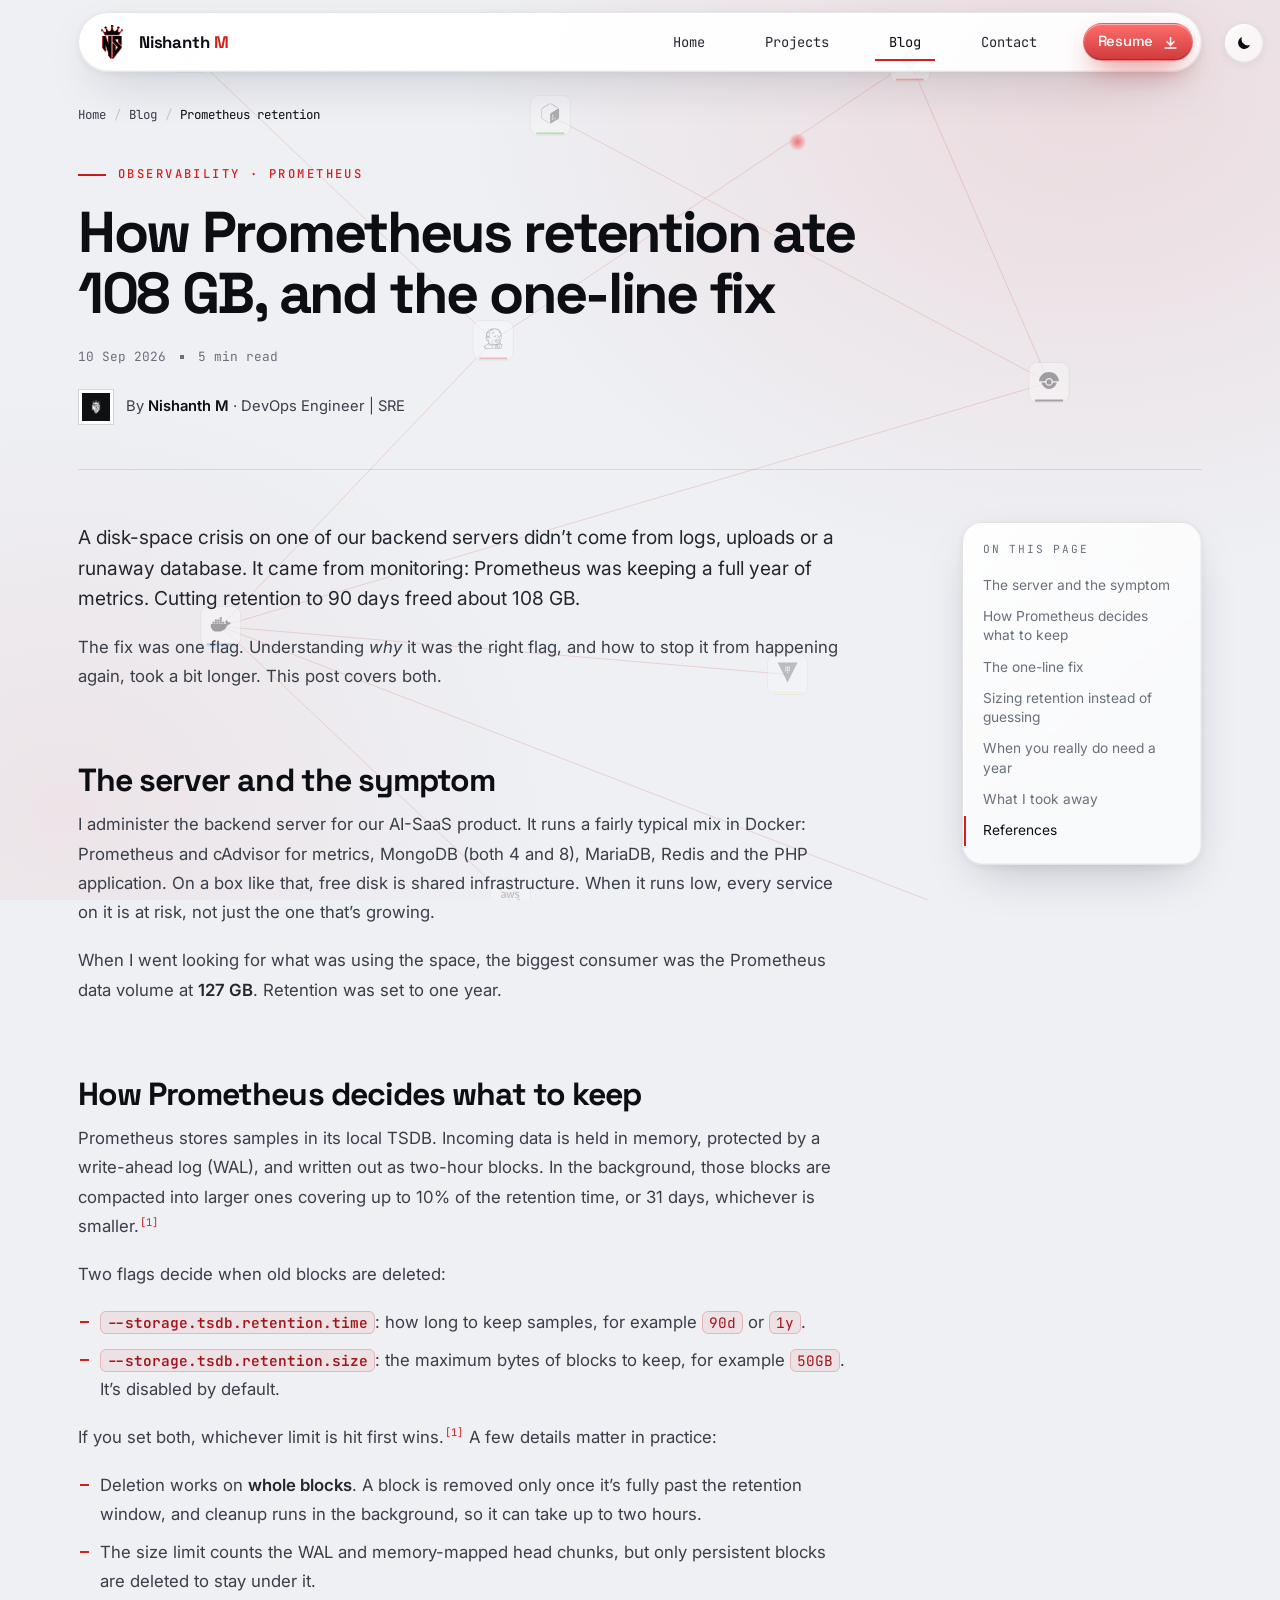
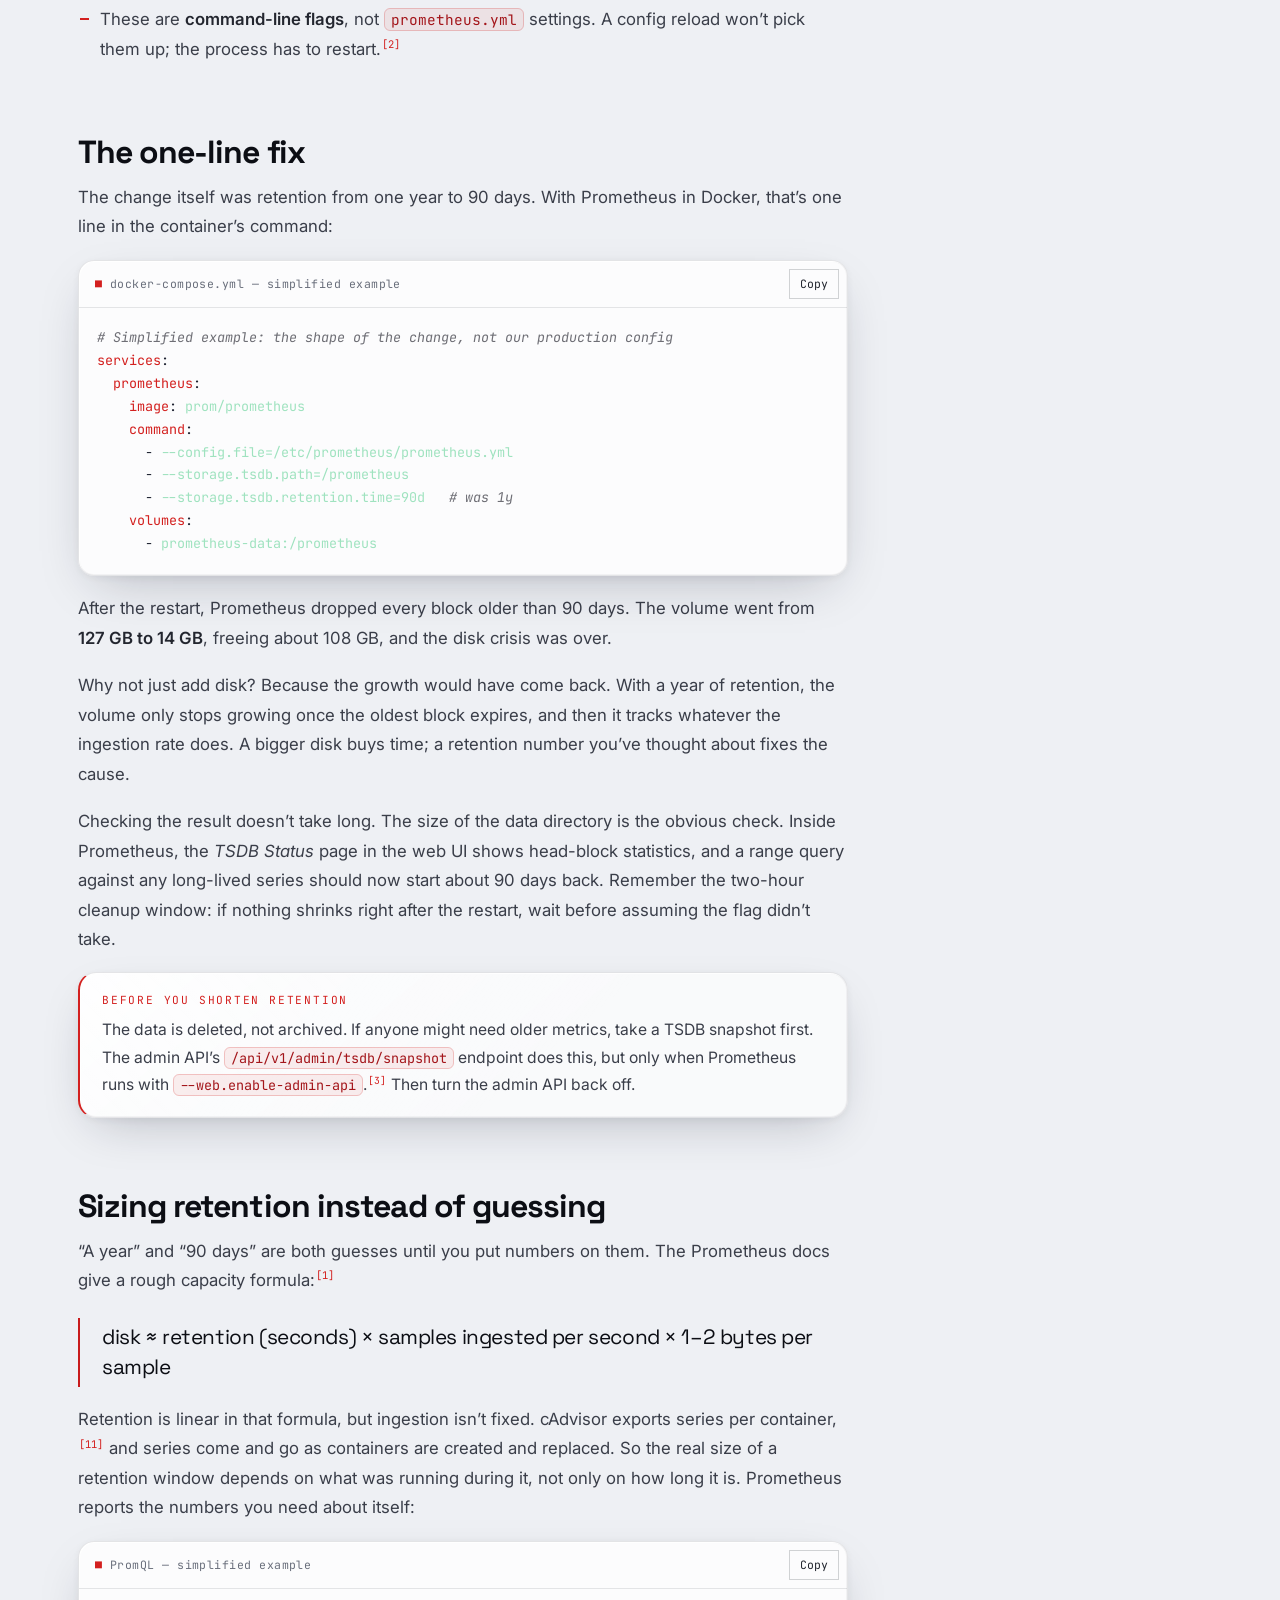
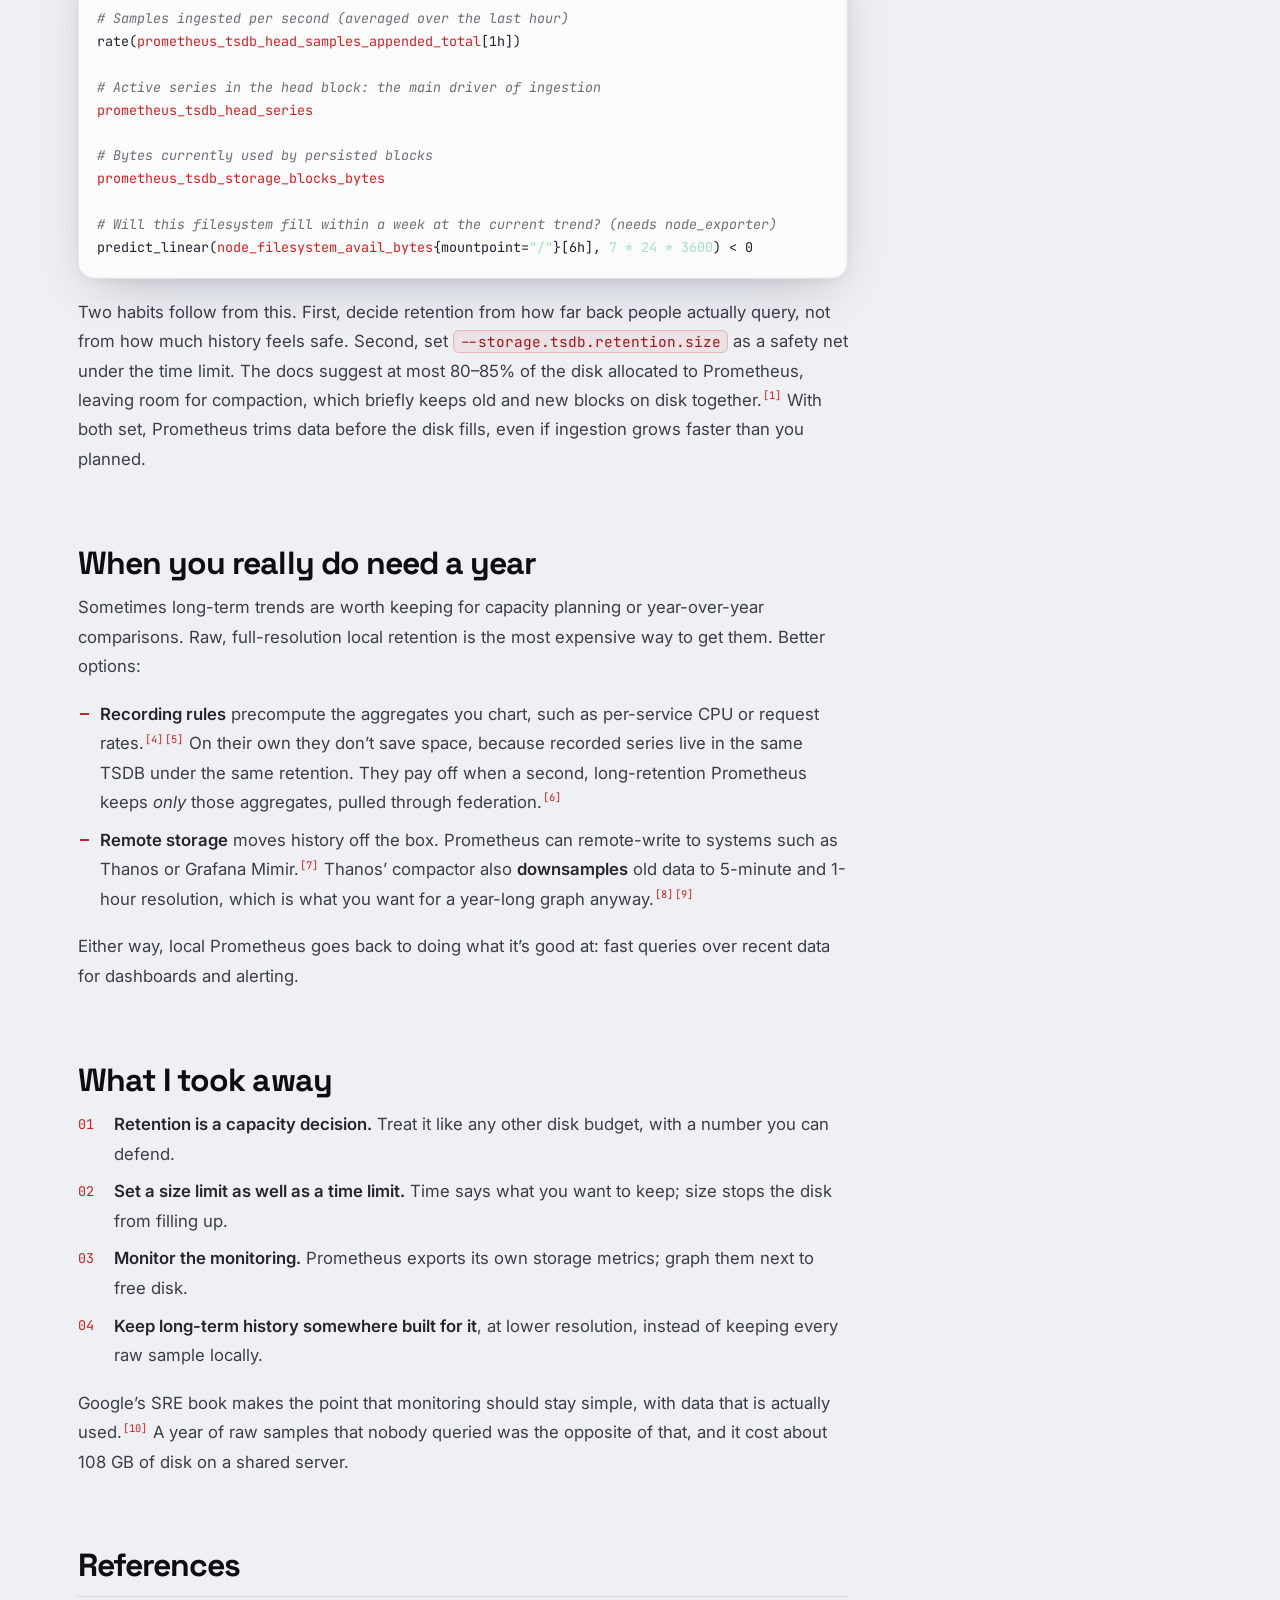
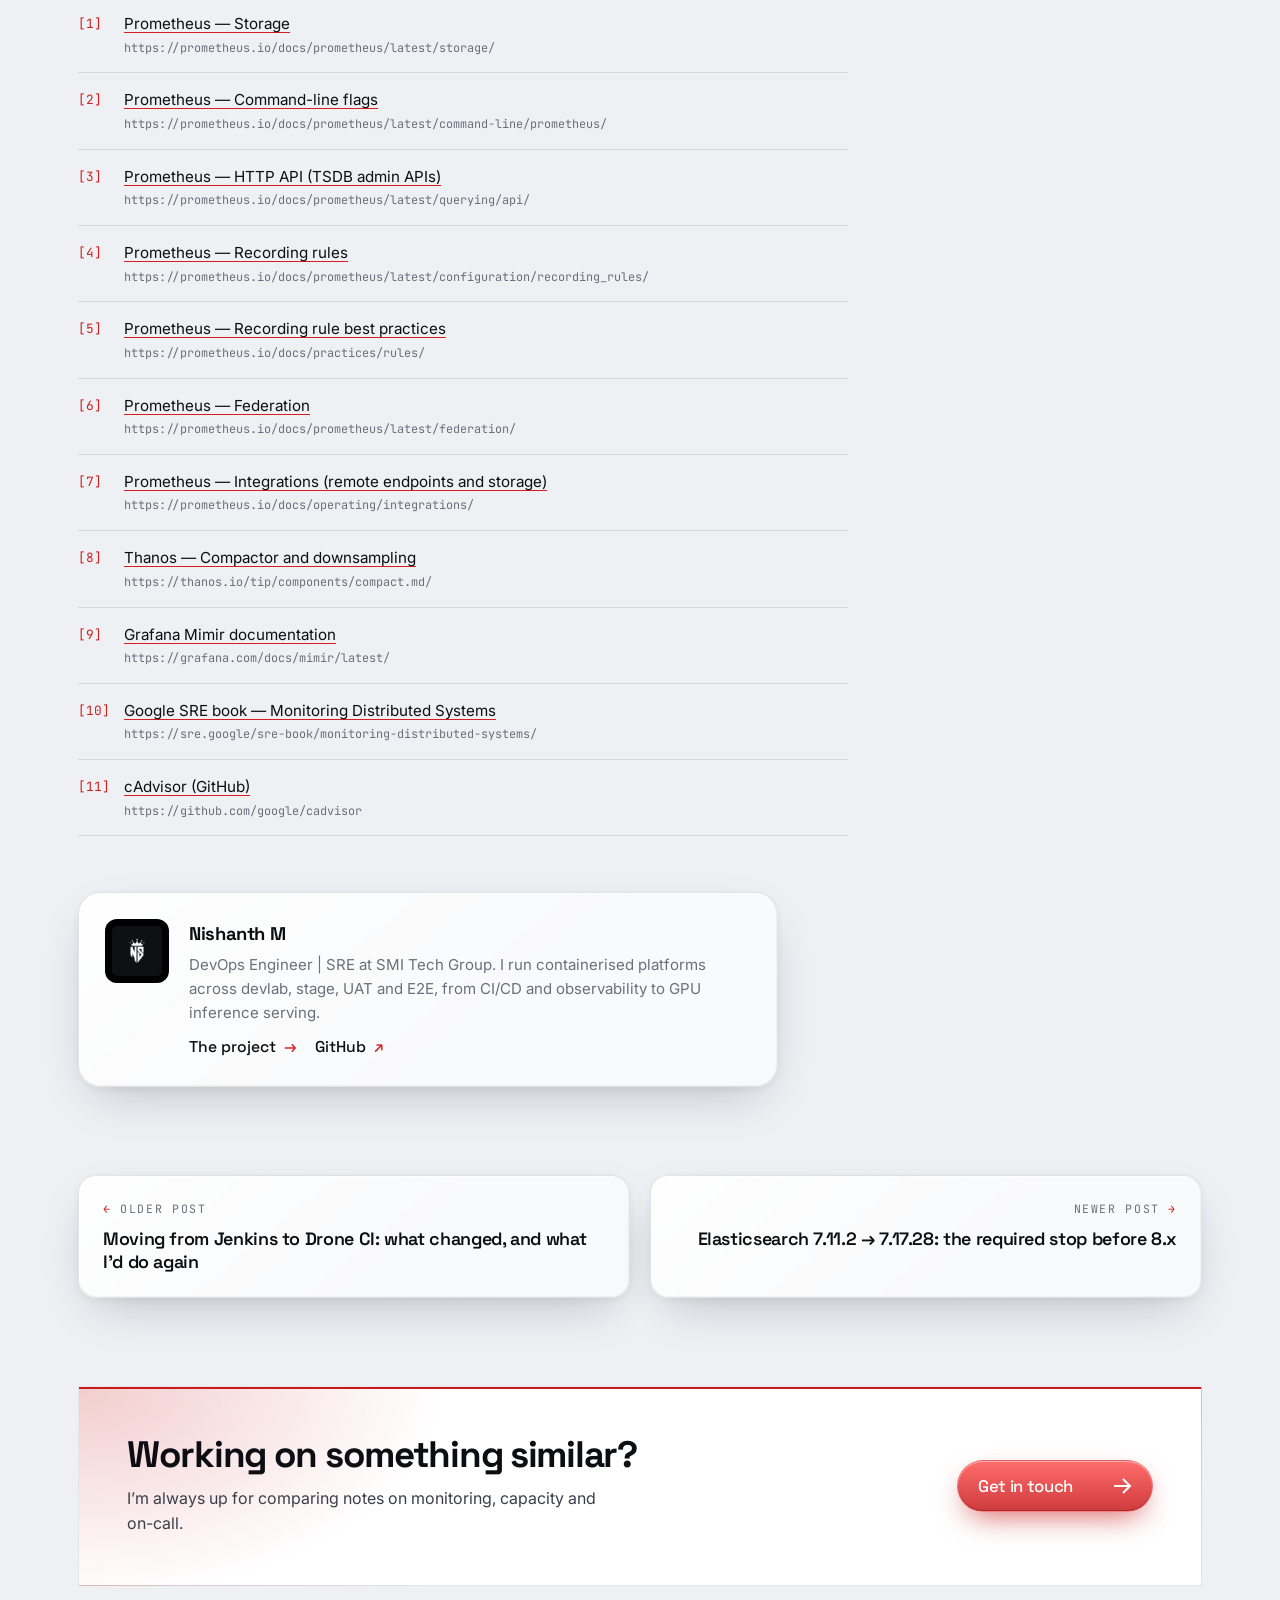
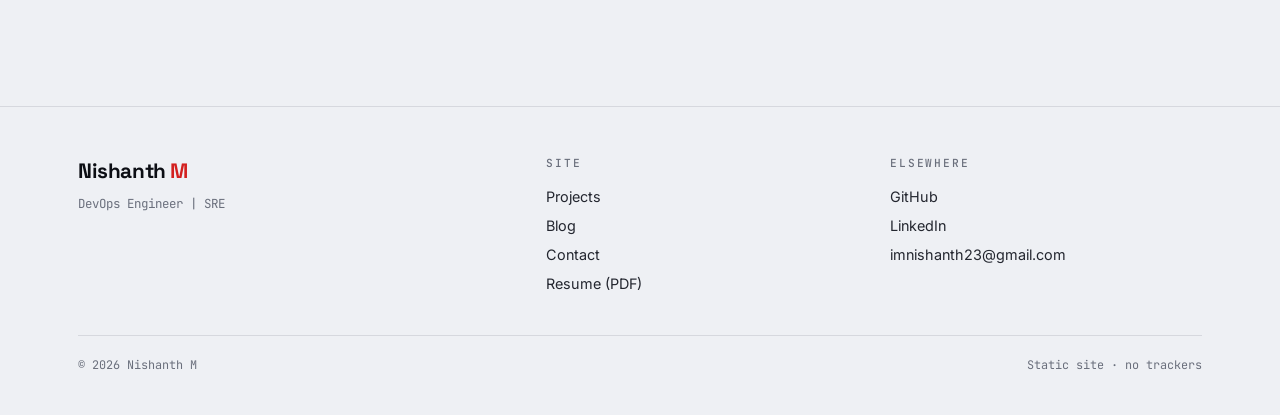
<file: blog/prometheus-retention-108gb.html>
<!DOCTYPE html>
<html lang="en">
<head>
<meta charset="UTF-8">
<meta name="viewport" content="width=device-width, initial-scale=1.0, viewport-fit=cover">
<title>How Prometheus retention ate 108 GB, and the one-line fix — Nishanth M</title>
<meta name="description" content="A disk-space crisis on a backend server traced back to a year of Prometheus retention. Dropping it to 90 days took the volume from 127 GB to 14 GB. How TSDB retention works and how to size it.">
<meta name="author" content="Nishanth M">
<meta name="theme-color" content="#000000">
<meta name="color-scheme" content="dark">
<!-- Open Graph (absolute URLs: update SITE if you deploy elsewhere — see README) -->
<meta property="og:type" content="article">
<meta property="og:site_name" content="Nishanth M — DevOps / SRE">
<meta property="og:title" content="How Prometheus retention ate 108 GB, and the one-line fix — Nishanth M">
<meta property="og:description" content="A disk-space crisis on a backend server traced back to a year of Prometheus retention. Dropping it to 90 days took the volume from 127 GB to 14 GB. How TSDB retention works and how to size it.">
<meta property="og:url" content="https://mnishanth23.github.io/blog/prometheus-retention-108gb.html">
<link rel="canonical" href="https://mnishanth23.github.io/blog/prometheus-retention-108gb.html">
<meta property="og:image" content="https://mnishanth23.github.io/og.png">
<meta name="twitter:card" content="summary_large_image">
<link rel="icon" type="image/png" href="../favicon.png">
<link rel="apple-touch-icon" href="../logo.png">
<!-- Fonts: Space Grotesk (headings), Inter (body), JetBrains Mono (labels/code) -->
<link rel="preconnect" href="https://fonts.googleapis.com">
<link rel="preconnect" href="https://fonts.gstatic.com" crossorigin>
<link href="https://fonts.googleapis.com/css2?family=Space+Grotesk:wght@500;600;700&amp;family=Inter:wght@400;500;600&amp;family=JetBrains+Mono:wght@400;500&amp;display=swap" rel="stylesheet">
<link rel="stylesheet" href="assets/style.css">
<link rel="stylesheet" href="assets/site.css">
<!-- html.js gates the hidden state of scroll-reveal elements (no-JS shows everything).
     html.vt-nav = this page was entered via a view transition, so skip the fallback fade. -->
<script>try{var t=localStorage.getItem('theme');document.documentElement.setAttribute('data-theme',t?t:(matchMedia('(prefers-color-scheme: light)').matches?'light':'dark'))}catch(e){document.documentElement.setAttribute('data-theme','dark')}</script>
<script>document.documentElement.classList.add('js');addEventListener('pagereveal',function(e){if(e.viewTransition)document.documentElement.classList.add('vt-nav')});</script>
<meta property="article:published_time" content="2026-09-10">
<meta property="article:author" content="Nishanth M">
</head>
<body>
<a class="skip-link" href="#main">Skip to content</a>

<!-- ============ SITE HEADER (identical on every page; set aria-current on the active link) ============ -->
<header class="site-header">
  <nav class="wrap" aria-label="Primary">
    <a class="logo" href="../index.html" aria-label="Nishanth M — home">
      <img src="../logo.png" alt="" width="32" height="32">
      <span class="logo-text">Nishanth <span>M</span></span>
    </a>
    <ul class="nav-links" role="list">
        <li><a href="../index.html">Home</a></li>
        <li><a href="../index.html#projects">Projects</a></li>
        <li><a href="index.html" aria-current="page">Blog</a></li>
        <li><a href="../index.html#contact">Contact</a></li>
        <li><a class="btn btn-red btn-sm" href="../resume.pdf" download>Resume <svg viewBox="0 0 19 16" fill="none" aria-hidden="true"><path d="M9.5 1v10M4.5 6.5l5 5 5-5M2 15h15" stroke="currentColor" stroke-width="2"/></svg></a></li>
    </ul>
    <button class="nav-toggle" type="button" aria-expanded="false" aria-controls="menu" aria-label="Open menu">
      <span></span><span></span><span></span>
    </button>
  </nav>
</header>
<!-- Mobile menu overlay (outside the header on purpose — see css section 04) -->
<div class="menu" id="menu" aria-hidden="true">
  <ul role="list">
    <li style="--i:0"><a href="../index.html"><small>01</small>Home</a></li>
    <li style="--i:1"><a href="../index.html#projects"><small>02</small>Projects</a></li>
    <li style="--i:2"><a href="index.html" aria-current="page"><small>03</small>Blog</a></li>
    <li style="--i:3"><a href="../index.html#contact"><small>04</small>Contact</a></li>
  </ul>
  <div class="menu-foot">
    <a class="btn btn-red" href="../resume.pdf" download>Download resume <svg viewBox="0 0 19 16" fill="none" aria-hidden="true"><path d="M9.5 1v10M4.5 6.5l5 5 5-5M2 15h15" stroke="currentColor" stroke-width="2"/></svg></a>
    <span>imnishanth23@gmail.com</span>
  </div>
</div>

<!-- Reading progress bar (js/main.js section 7) -->
<div class="progress" aria-hidden="true"><span></span></div>

<!-- Blog post built from the template in blog/jenkins-to-drone-migration.html (BLOCK 1–8). -->
<main id="main">
  <article class="wrap">

    <!-- BLOCK 1 · BREADCRUMB -->
    <nav class="crumbs" aria-label="Breadcrumb">
      <ol>
        <li><a href="../index.html">Home</a></li>
        <li><a href="index.html">Blog</a></li>
        <li><span aria-current="page">Prometheus retention</span></li>
      </ol>
    </nav>

    <!-- BLOCK 2 · POST HEADER: tags eyebrow, title (view transition), meta, byline -->
    <header class="post-head">
      <p class="eyebrow">Observability · Prometheus</p>
      <h1 style="view-transition-name: post-prometheus-retention-108gb">How Prometheus retention ate 108 GB, and the one-line fix</h1>
      <p class="post-meta"><time datetime="2026-09-10">10 Sep 2026</time><span class="sep" aria-hidden="true"></span><span>5 min read</span></p>
      <p class="byline"><img src="../logo.png" alt="" width="36" height="36" loading="lazy"><span>By <strong>Nishanth M</strong> · DevOps Engineer | SRE</span></p>
    </header>

    <div class="post-layout">
      <!-- BLOCK 3 · BODY (.prose[data-article] drives the progress bar) -->
      <div class="prose" data-article>

        <p class="lead">A disk-space crisis on one of our backend servers didn&rsquo;t come from logs, uploads or a runaway database. It came from monitoring: Prometheus was keeping a full year of metrics. Cutting retention to 90 days freed about 108&nbsp;GB.</p>
        <p>The fix was one flag. Understanding <em>why</em> it was the right flag, and how to stop it from happening again, took a bit longer. This post covers both.</p>

        <h2 id="setup">The server and the symptom</h2>
        <p>I administer the backend server for our AI-SaaS product. It runs a fairly typical mix in Docker: Prometheus and cAdvisor for metrics, MongoDB (both 4 and 8), MariaDB, Redis and the PHP application. On a box like that, free disk is shared infrastructure. When it runs low, every service on it is at risk, not just the one that&rsquo;s growing.</p>
        <!-- REVIEW: confirm all of these services share the volume that filled up, and how the low-disk condition was first noticed -->
        <p>When I went looking for what was using the space, the biggest consumer was the Prometheus data volume at <strong>127&nbsp;GB</strong>. Retention was set to one year.</p>
        <!-- REVIEW: 127 GB → 14 GB is a 113 GB difference, while the resume says "about 108 GB" freed; confirm which figures to show (e.g. measured at different times, or whole disk vs. volume) -->

        <h2 id="how-retention-works">How Prometheus decides what to keep</h2>
        <p>Prometheus stores samples in its local TSDB. Incoming data is held in memory, protected by a write-ahead log (WAL), and written out as two-hour blocks. In the background, those blocks are compacted into larger ones covering up to 10% of the retention time, or 31 days, whichever is smaller.<sup><a href="#ref-1" aria-label="Reference 1">[1]</a></sup></p>
        <p>Two flags decide when old blocks are deleted:</p>
        <ul>
          <li><strong><code>--storage.tsdb.retention.time</code></strong>: how long to keep samples, for example <code>90d</code> or <code>1y</code>.</li>
          <li><strong><code>--storage.tsdb.retention.size</code></strong>: the maximum bytes of blocks to keep, for example <code>50GB</code>. It&rsquo;s disabled by default.</li>
        </ul>
        <p>If you set both, whichever limit is hit first wins.<sup><a href="#ref-1" aria-label="Reference 1">[1]</a></sup> A few details matter in practice:</p>
        <ul>
          <li>Deletion works on <strong>whole blocks</strong>. A block is removed only once it&rsquo;s fully past the retention window, and cleanup runs in the background, so it can take up to two hours.</li>
          <li>The size limit counts the WAL and memory-mapped head chunks, but only persistent blocks are deleted to stay under it.</li>
          <li>These are <strong>command-line flags</strong>, not <code>prometheus.yml</code> settings. A config reload won&rsquo;t pick them up; the process has to restart.<sup><a href="#ref-2" aria-label="Reference 2">[2]</a></sup></li>
        </ul>

        <h2 id="the-fix">The one-line fix</h2>
        <p>The change itself was retention from one year to 90 days. With Prometheus in Docker, that&rsquo;s one line in the container&rsquo;s command:</p>

        <figure class="code">
          <figcaption class="code-head"><span class="label">docker-compose.yml — simplified example</span></figcaption>
<pre><code><span class="c"># Simplified example: the shape of the change, not our production config</span>
<span class="k">services</span>:
  <span class="k">prometheus</span>:
    <span class="k">image</span>: <span class="s">prom/prometheus</span>
    <span class="k">command</span>:
      - <span class="s">--config.file=/etc/prometheus/prometheus.yml</span>
      - <span class="s">--storage.tsdb.path=/prometheus</span>
      - <span class="s">--storage.tsdb.retention.time=90d</span>   <span class="c"># was 1y</span>
    <span class="k">volumes</span>:
      - <span class="s">prometheus-data:/prometheus</span></code></pre>
        </figure>
        <!-- REVIEW: image tag, paths and Compose layout are illustrative; confirm how Prometheus is actually started on the server -->
        <p>After the restart, Prometheus dropped every block older than 90 days. The volume went from <strong>127&nbsp;GB to 14&nbsp;GB</strong>, freeing about 108&nbsp;GB, and the disk crisis was over.</p>
        <p>Why not just add disk? Because the growth would have come back. With a year of retention, the volume only stops growing once the oldest block expires, and then it tracks whatever the ingestion rate does. A bigger disk buys time; a retention number you&rsquo;ve thought about fixes the cause.</p>
        <p>Checking the result doesn&rsquo;t take long. The size of the data directory is the obvious check. Inside Prometheus, the <em>TSDB Status</em> page in the web UI shows head-block statistics, and a range query against any long-lived series should now start about 90 days back. Remember the two-hour cleanup window: if nothing shrinks right after the restart, wait before assuming the flag didn&rsquo;t take.</p>

        <aside class="callout">
          <span class="callout-k">Before you shorten retention</span>
          <p>The data is deleted, not archived. If anyone might need older metrics, take a TSDB snapshot first. The admin API&rsquo;s <code>/api/v1/admin/tsdb/snapshot</code> endpoint does this, but only when Prometheus runs with <code>--web.enable-admin-api</code>.<sup><a href="#ref-3" aria-label="Reference 3">[3]</a></sup> Then turn the admin API back off.</p>
        </aside>
        <!-- REVIEW: whether a snapshot or sign-off was taken before the change is not stated; the callout is general advice -->

        <h2 id="sizing">Sizing retention instead of guessing</h2>
        <p>&ldquo;A year&rdquo; and &ldquo;90 days&rdquo; are both guesses until you put numbers on them. The Prometheus docs give a rough capacity formula:<sup><a href="#ref-1" aria-label="Reference 1">[1]</a></sup></p>
        <blockquote>disk &asymp; retention (seconds) &times; samples ingested per second &times; 1&ndash;2 bytes per sample</blockquote>
        <p>Retention is linear in that formula, but ingestion isn&rsquo;t fixed. cAdvisor exports series per container,<sup><a href="#ref-11" aria-label="Reference 11">[11]</a></sup> and series come and go as containers are created and replaced. So the real size of a retention window depends on what was running during it, not only on how long it is. Prometheus reports the numbers you need about itself:</p>
        <!-- REVIEW: 1y → 90d is a ~4× shorter window but the volume shrank ~9× (127 → 14 GB); if you know why (e.g. heavier series churn in older months), consider saying so -->


        <figure class="code">
          <figcaption class="code-head"><span class="label">PromQL — simplified example</span></figcaption>
<pre><code><span class="c"># Samples ingested per second (averaged over the last hour)</span>
rate(<span class="k">prometheus_tsdb_head_samples_appended_total</span>[1h])

<span class="c"># Active series in the head block: the main driver of ingestion</span>
<span class="k">prometheus_tsdb_head_series</span>

<span class="c"># Bytes currently used by persisted blocks</span>
<span class="k">prometheus_tsdb_storage_blocks_bytes</span>

<span class="c"># Will this filesystem fill within a week at the current trend? (needs node_exporter)</span>
predict_linear(<span class="k">node_filesystem_avail_bytes</span>{mountpoint=<span class="s">"/"</span>}[6h], <span class="s">7 * 24 * 3600</span>) &lt; 0</code></pre>
        </figure>
        <!-- REVIEW: node_exporter is not in the confirmed stack for this server; the last query is a general pattern, not a statement of what is deployed -->
        <p>Two habits follow from this. First, decide retention from how far back people actually query, not from how much history feels safe. Second, set <code>--storage.tsdb.retention.size</code> as a safety net under the time limit. The docs suggest at most 80&ndash;85% of the disk allocated to Prometheus, leaving room for compaction, which briefly keeps old and new blocks on disk together.<sup><a href="#ref-1" aria-label="Reference 1">[1]</a></sup> With both set, Prometheus trims data before the disk fills, even if ingestion grows faster than you planned.</p>

        <h2 id="long-term">When you really do need a year</h2>
        <p>Sometimes long-term trends are worth keeping for capacity planning or year-over-year comparisons. Raw, full-resolution local retention is the most expensive way to get them. Better options:</p>
        <ul>
          <li><strong>Recording rules</strong> precompute the aggregates you chart, such as per-service CPU or request rates.<sup><a href="#ref-4" aria-label="Reference 4">[4]</a></sup><sup><a href="#ref-5" aria-label="Reference 5">[5]</a></sup> On their own they don&rsquo;t save space, because recorded series live in the same TSDB under the same retention. They pay off when a second, long-retention Prometheus keeps <em>only</em> those aggregates, pulled through federation.<sup><a href="#ref-6" aria-label="Reference 6">[6]</a></sup></li>
          <li><strong>Remote storage</strong> moves history off the box. Prometheus can remote-write to systems such as Thanos or Grafana Mimir.<sup><a href="#ref-7" aria-label="Reference 7">[7]</a></sup> Thanos&rsquo; compactor also <strong>downsamples</strong> old data to 5-minute and 1-hour resolution, which is what you want for a year-long graph anyway.<sup><a href="#ref-8" aria-label="Reference 8">[8]</a></sup><sup><a href="#ref-9" aria-label="Reference 9">[9]</a></sup></li>
        </ul>
        <p>Either way, local Prometheus goes back to doing what it&rsquo;s good at: fast queries over recent data for dashboards and alerting.</p>
        <!-- REVIEW: no long-term storage is claimed as deployed; this section is a recommendation -->

        <h2 id="takeaways">What I took away</h2>
        <ol>
          <li><strong>Retention is a capacity decision.</strong> Treat it like any other disk budget, with a number you can defend.</li>
          <li><strong>Set a size limit as well as a time limit.</strong> Time says what you want to keep; size stops the disk from filling up.</li>
          <li><strong>Monitor the monitoring.</strong> Prometheus exports its own storage metrics; graph them next to free disk.</li>
          <li><strong>Keep long-term history somewhere built for it</strong>, at lower resolution, instead of keeping every raw sample locally.</li>
        </ol>
        <p>Google&rsquo;s SRE book makes the point that monitoring should stay simple, with data that is actually used.<sup><a href="#ref-10" aria-label="Reference 10">[10]</a></sup> A year of raw samples that nobody queried was the opposite of that, and it cost about 108&nbsp;GB of disk on a shared server.</p>

        <!-- BLOCK 4 · REFERENCES (numbered; only verified URLs) -->
        <h2 id="references">References</h2>
        <ol class="refs" role="list">
          <li id="ref-1"><span><a href="https://prometheus.io/docs/prometheus/latest/storage/" rel="noopener">Prometheus — Storage</a><span class="src">https://prometheus.io/docs/prometheus/latest/storage/</span></span></li>
          <li id="ref-2"><span><a href="https://prometheus.io/docs/prometheus/latest/command-line/prometheus/" rel="noopener">Prometheus — Command-line flags</a><span class="src">https://prometheus.io/docs/prometheus/latest/command-line/prometheus/</span></span></li>
          <li id="ref-3"><span><a href="https://prometheus.io/docs/prometheus/latest/querying/api/" rel="noopener">Prometheus — HTTP API (TSDB admin APIs)</a><span class="src">https://prometheus.io/docs/prometheus/latest/querying/api/</span></span></li>
          <li id="ref-4"><span><a href="https://prometheus.io/docs/prometheus/latest/configuration/recording_rules/" rel="noopener">Prometheus — Recording rules</a><span class="src">https://prometheus.io/docs/prometheus/latest/configuration/recording_rules/</span></span></li>
          <li id="ref-5"><span><a href="https://prometheus.io/docs/practices/rules/" rel="noopener">Prometheus — Recording rule best practices</a><span class="src">https://prometheus.io/docs/practices/rules/</span></span></li>
          <li id="ref-6"><span><a href="https://prometheus.io/docs/prometheus/latest/federation/" rel="noopener">Prometheus — Federation</a><span class="src">https://prometheus.io/docs/prometheus/latest/federation/</span></span></li>
          <li id="ref-7"><span><a href="https://prometheus.io/docs/operating/integrations/" rel="noopener">Prometheus — Integrations (remote endpoints and storage)</a><span class="src">https://prometheus.io/docs/operating/integrations/</span></span></li>
          <li id="ref-8"><span><a href="https://thanos.io/tip/components/compact.md/" rel="noopener">Thanos — Compactor and downsampling</a><span class="src">https://thanos.io/tip/components/compact.md/</span></span></li>
          <li id="ref-9"><span><a href="https://grafana.com/docs/mimir/latest/" rel="noopener">Grafana Mimir documentation</a><span class="src">https://grafana.com/docs/mimir/latest/</span></span></li>
          <li id="ref-10"><span><a href="https://sre.google/sre-book/monitoring-distributed-systems/" rel="noopener">Google SRE book — Monitoring Distributed Systems</a><span class="src">https://sre.google/sre-book/monitoring-distributed-systems/</span></span></li>
          <li id="ref-11"><span><a href="https://github.com/google/cadvisor" rel="noopener">cAdvisor (GitHub)</a><span class="src">https://github.com/google/cadvisor</span></span></li>
        </ol>
      </div>

      <!-- BLOCK 5 · STICKY TOC (hidden < 1080px; highlighted by js) -->
      <nav class="toc" aria-label="On this page">
        <span class="k">On this page</span>
        <ol>
          <li><a href="#setup">The server and the symptom</a></li>
          <li><a href="#how-retention-works">How Prometheus decides what to keep</a></li>
          <li><a href="#the-fix">The one-line fix</a></li>
          <li><a href="#sizing">Sizing retention instead of guessing</a></li>
          <li><a href="#long-term">When you really do need a year</a></li>
          <li><a href="#takeaways">What I took away</a></li>
          <li><a href="#references">References</a></li>
        </ol>
      </nav>
    </div>

    <!-- BLOCK 6 · AUTHOR BOX -->
    <aside class="author" aria-labelledby="author-h">
      <img src="../logo.png" alt="" width="64" height="64" loading="lazy">
      <div>
        <h2 id="author-h">Nishanth M</h2>
        <p>DevOps Engineer | SRE at SMI Tech Group. I run containerised platforms across devlab, stage, UAT and E2E, from CI/CD and observability to GPU inference serving.</p>
        <div class="links">
          <a class="link-arrow" href="../index.html#projects">The project <span class="arr" aria-hidden="true">→</span></a>
          <a class="link-arrow" href="https://github.com/mnishanth23" rel="noopener">GitHub <span class="arr" aria-hidden="true">↗</span></a>
        </div>
      </div>
    </aside>

    <!-- BLOCK 7 · PREV / NEXT (chronological; omit a side if none) -->
    <nav class="pager" aria-label="More posts">
      <a class="prev" href="jenkins-to-drone-migration.html"><span class="k"><span class="arr" aria-hidden="true">←</span> Older post</span><span class="t">Moving from Jenkins to Drone CI: what changed, and what I’d do again</span></a>
      <a class="next" href="elasticsearch-7-11-to-7-17-upgrade.html"><span class="k">Newer post <span class="arr" aria-hidden="true">→</span></span><span class="t">Elasticsearch 7.11.2 → 7.17.28: the required stop before 8.x</span></a>
    </nav>

    <!-- BLOCK 8 · CTA -->
    <aside class="cta-band" aria-labelledby="cta-h">
      <div>
        <h2 id="cta-h">Working on something similar?</h2>
        <p>I&rsquo;m always up for comparing notes on monitoring, capacity and on-call.</p>
      </div>
      <a class="btn btn-red" href="../index.html#contact">Get in touch <svg viewBox="0 0 19 16" fill="none" aria-hidden="true"><path d="M1 8h16M10 1l7 7-7 7" stroke="currentColor" stroke-width="2"/></svg></a>
    </aside>

  </article>
</main>

<!-- ============ SITE FOOTER (identical on every page) ============ -->
<footer class="site-footer">
  <div class="wrap">
    <div class="foot-grid">
      <div>
        <p class="foot-name">Nishanth <span>M</span></p>
        <p class="foot-role">DevOps Engineer | SRE</p>
      </div>
      <div class="foot-col">
        <h2>Site</h2>
        <ul>
          <li><a href="../index.html#projects">Projects</a></li>
          <li><a href="index.html">Blog</a></li>
          <li><a href="../index.html#contact">Contact</a></li>
          <li><a href="../resume.pdf" download>Resume (PDF)</a></li>
        </ul>
      </div>
      <div class="foot-col">
        <h2>Elsewhere</h2>
        <ul>
          <li><a href="https://github.com/mnishanth23" rel="noopener">GitHub</a></li>
          <!-- REVIEW: LinkedIn URL not confirmed in latest resume -->
          <li><a href="https://linkedin.com/in/mnishanth23" rel="noopener">LinkedIn</a></li>
          <li><a href="mailto:imnishanth23@gmail.com">imnishanth23@gmail.com</a></li>
        </ul>
      </div>
    </div>
    <div class="foot-base">
      <span>&copy; 2026 Nishanth M</span>
      <span>Static site · no trackers</span>
    </div>
  </div>
</footer>
<script src="assets/main.js" defer></script>
<script src="assets/site.js"></script>
</body>
</html>
</file>
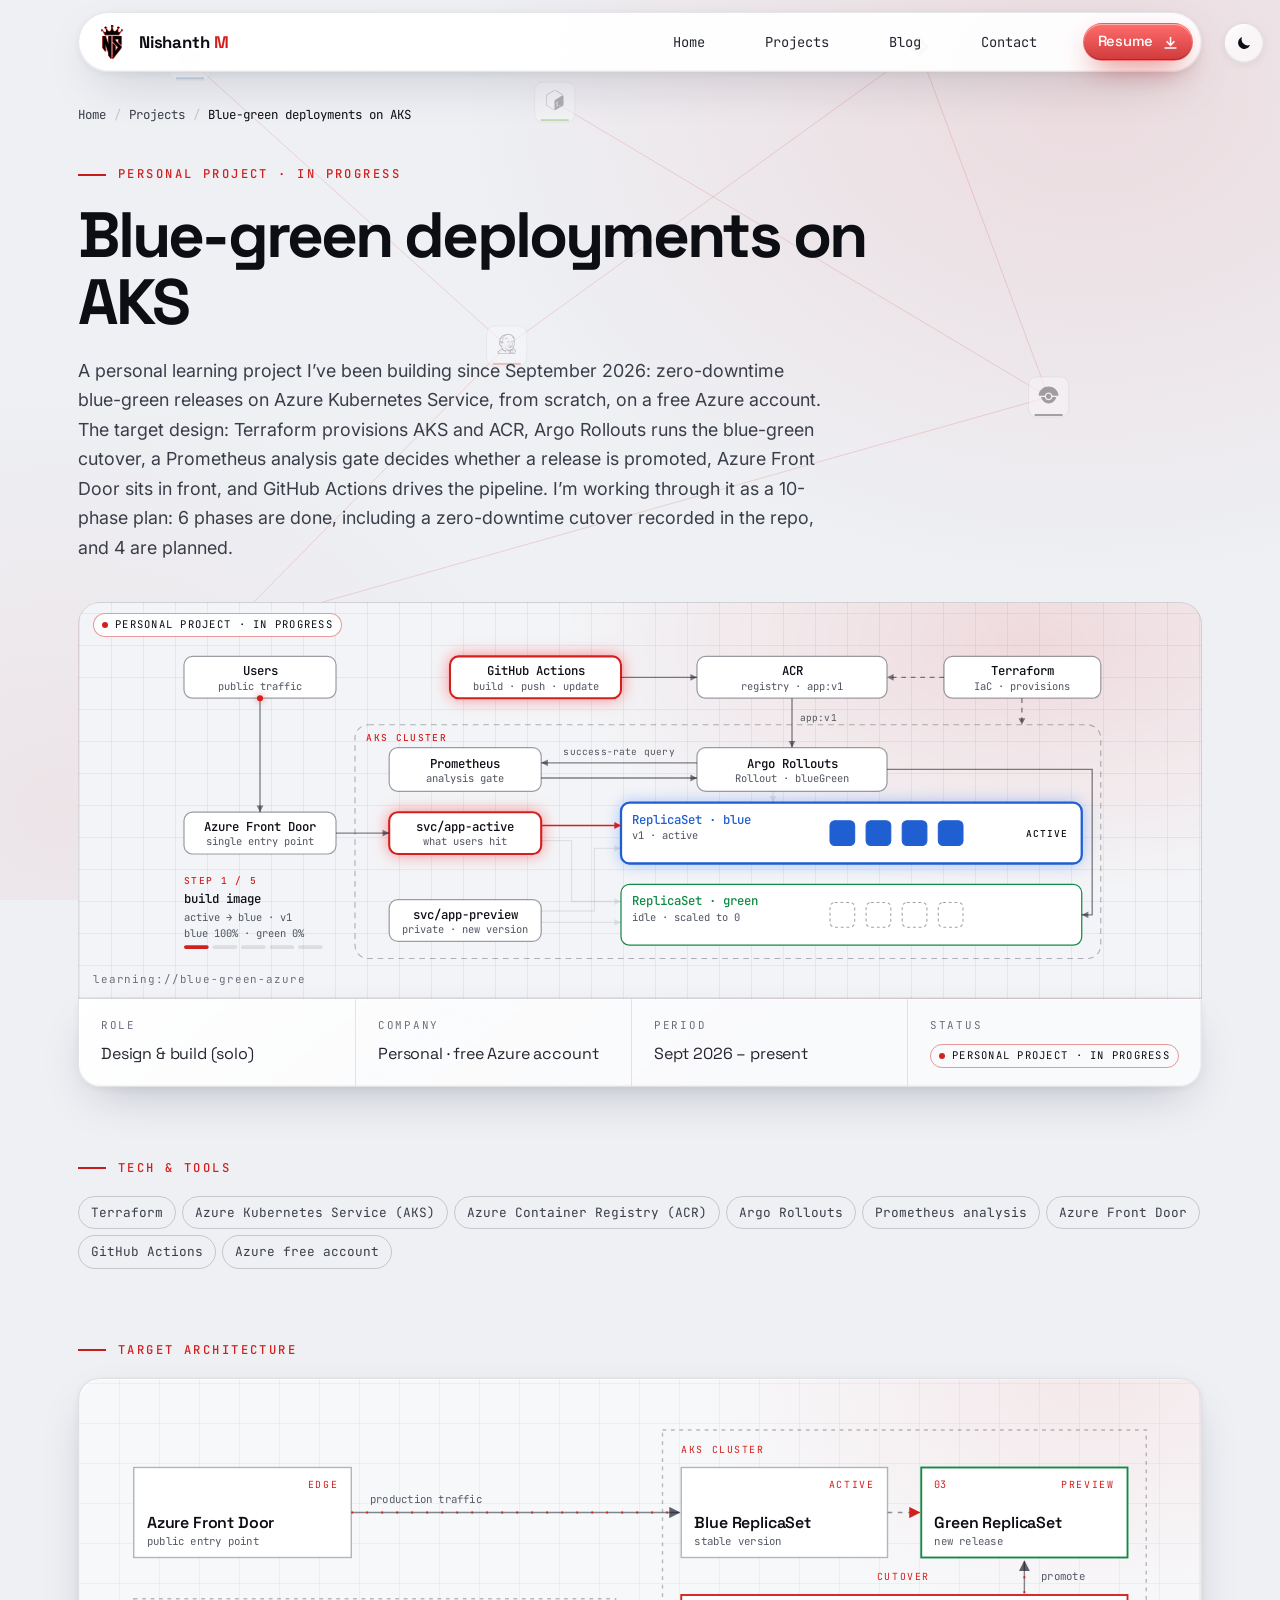
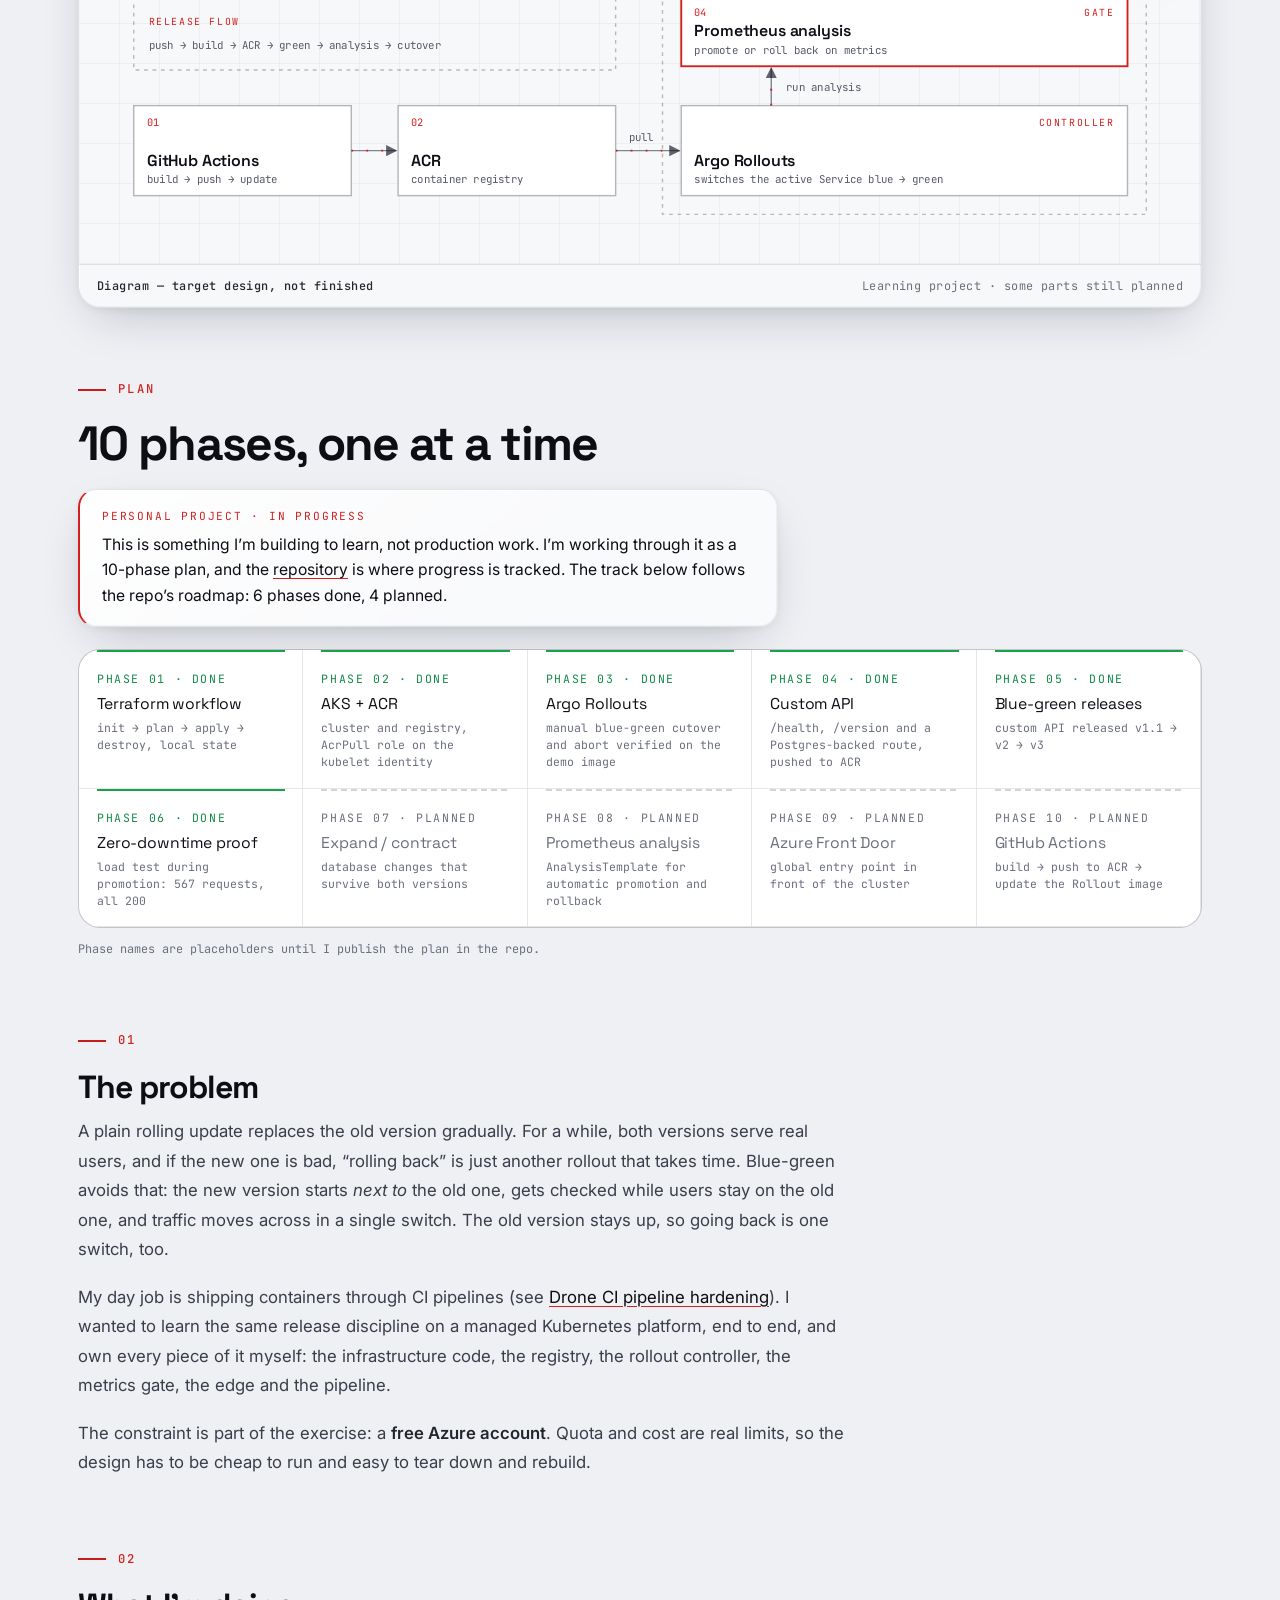
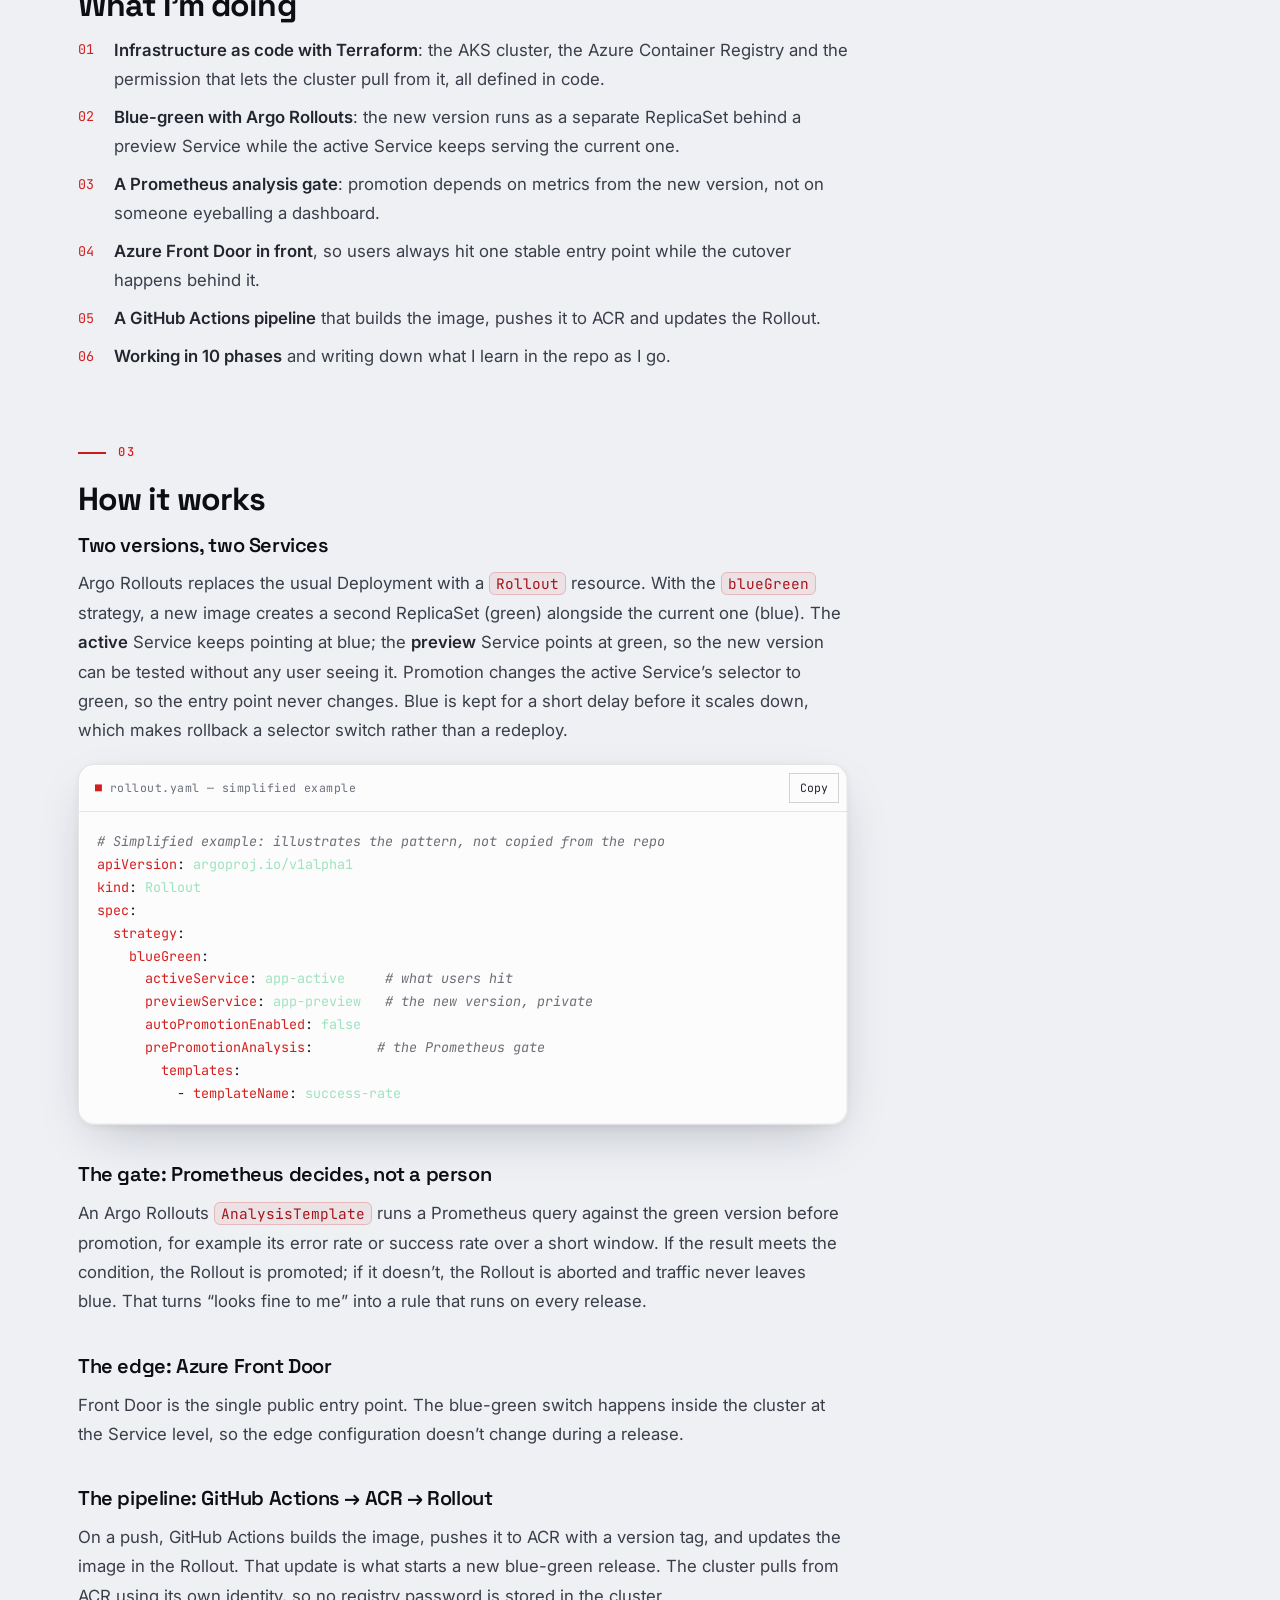
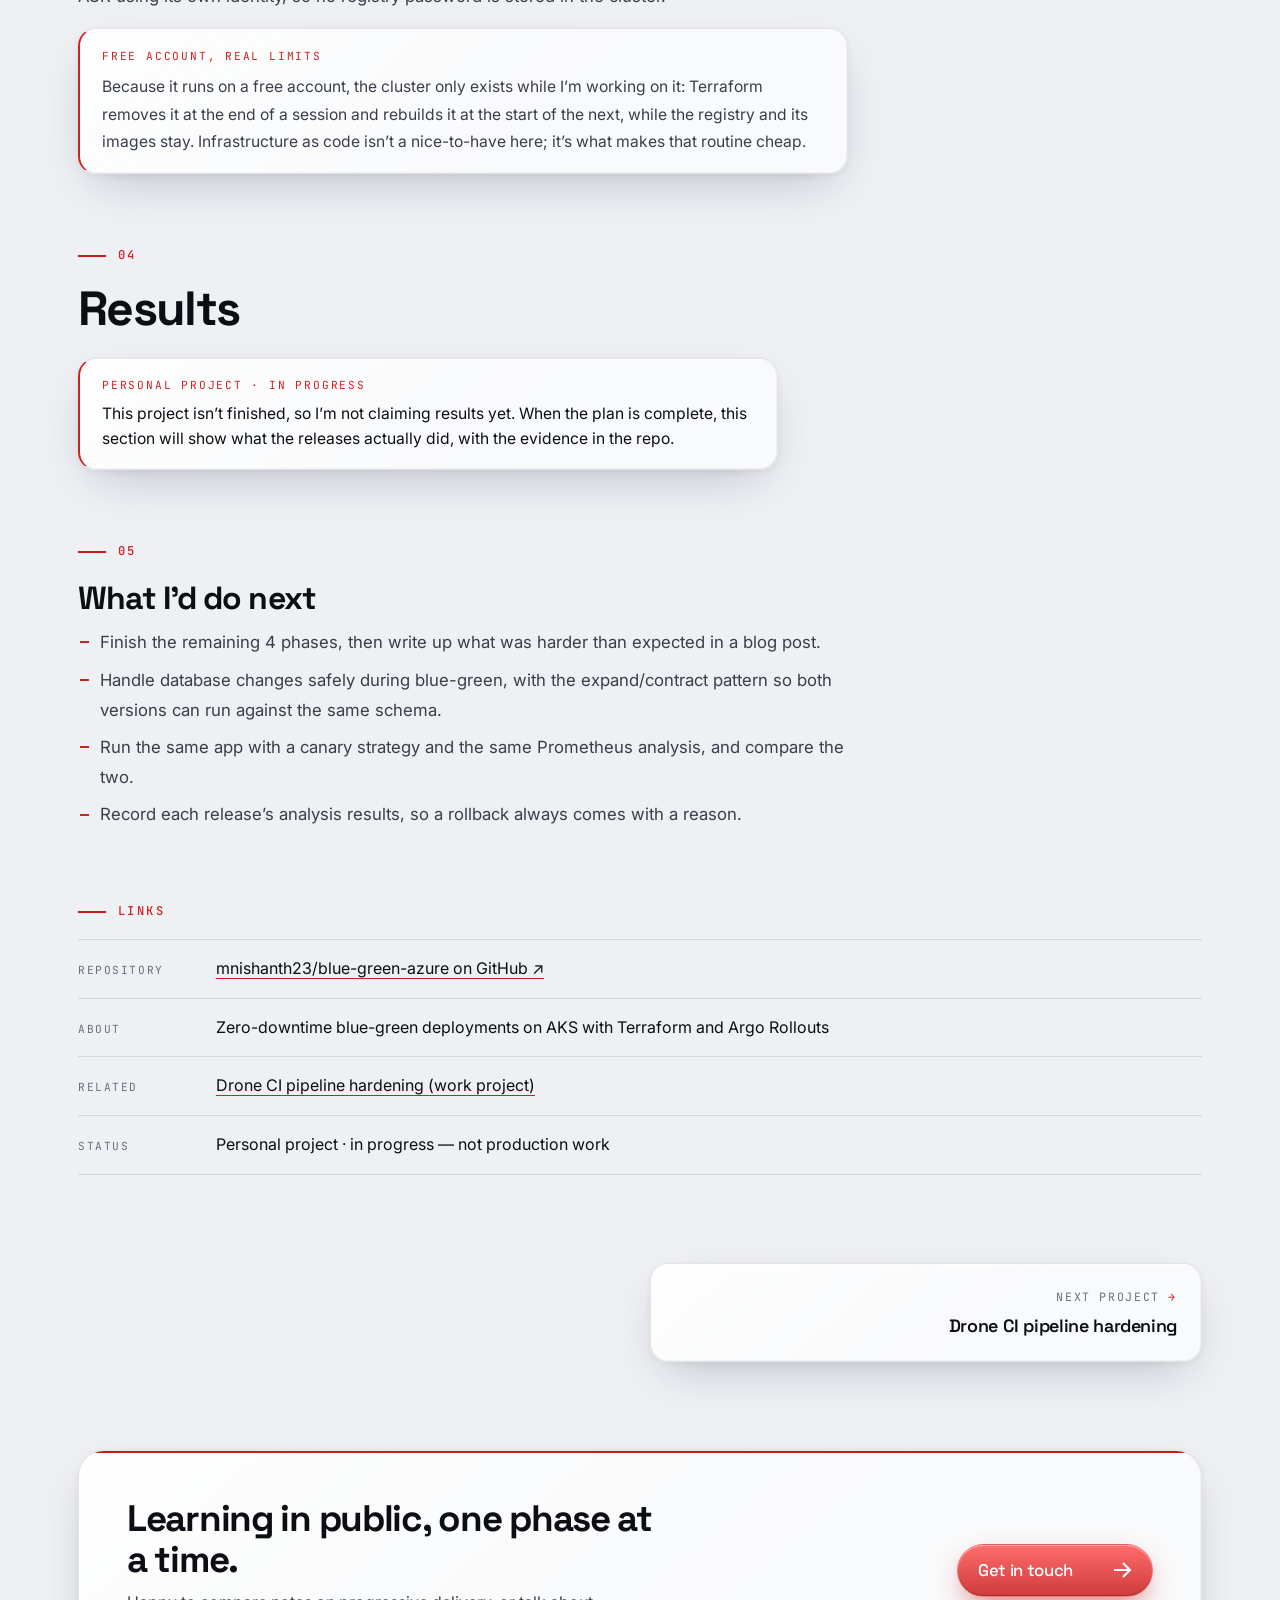
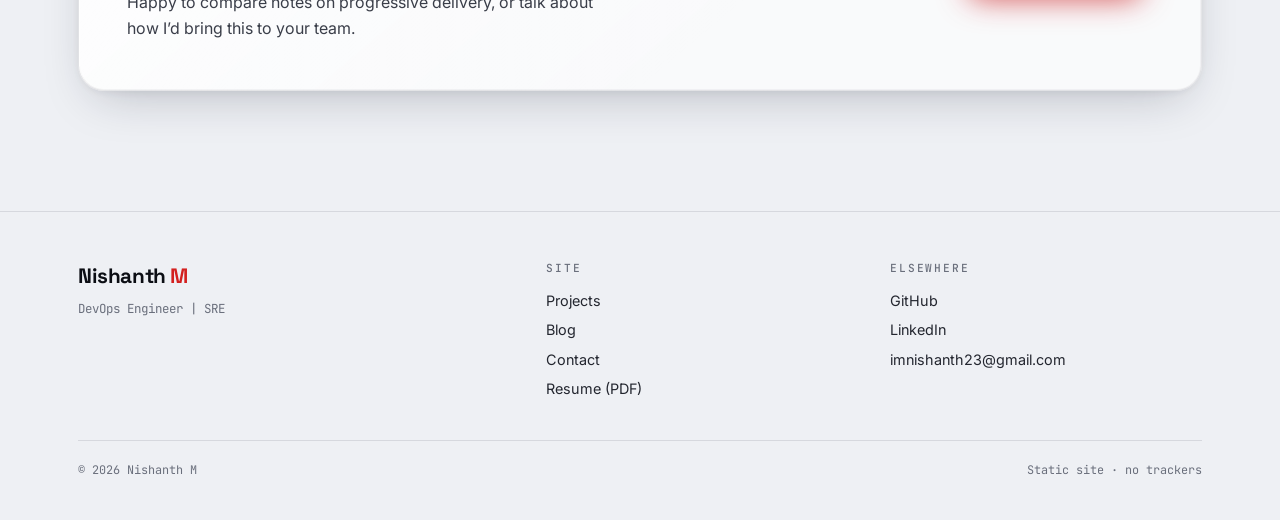
<file: projects/blue-green-aks.html>
<!DOCTYPE html>
<html lang="en">
<head>
<meta charset="UTF-8">
<meta name="viewport" content="width=device-width, initial-scale=1.0, viewport-fit=cover">
<title>Blue-green deployments on AKS — Nishanth M</title>
<meta name="description" content="Personal project, in progress: zero-downtime blue-green releases on Azure Kubernetes Service with Terraform, ACR, Argo Rollouts, Prometheus analysis, Azure Front Door and GitHub Actions, on a free Azure account.">
<meta name="author" content="Nishanth M">
<meta name="theme-color" content="#000000">
<meta name="color-scheme" content="dark">
<!-- Open Graph -->
<meta property="og:type" content="website">
<meta property="og:site_name" content="Nishanth M — DevOps / SRE">
<meta property="og:title" content="Blue-green deployments on AKS — Nishanth M">
<meta property="og:description" content="Personal project, in progress: zero-downtime blue-green releases on Azure Kubernetes Service with Terraform, ACR, Argo Rollouts, Prometheus analysis, Azure Front Door and GitHub Actions, on a free Azure account.">
<meta property="og:url" content="https://mnishanth23.github.io/projects/blue-green-aks.html">
<link rel="canonical" href="https://mnishanth23.github.io/projects/blue-green-aks.html">
<meta property="og:image" content="https://mnishanth23.github.io/og.png">
<meta name="twitter:card" content="summary_large_image">
<link rel="icon" type="image/png" href="../favicon.png">
<link rel="apple-touch-icon" href="../logo.png">
<!-- Fonts: Space Grotesk (headings), Inter (body), JetBrains Mono (labels/code) -->
<link rel="preconnect" href="https://fonts.googleapis.com">
<link rel="preconnect" href="https://fonts.gstatic.com" crossorigin>
<link href="https://fonts.googleapis.com/css2?family=Space+Grotesk:wght@500;600;700&amp;family=Inter:wght@400;500;600&amp;family=JetBrains+Mono:wght@400;500&amp;display=swap" rel="stylesheet">
<link rel="stylesheet" href="../blog/assets/style.css">
<link rel="stylesheet" href="../blog/assets/site.css">
<link rel="stylesheet" href="assets/projects.css">
<script>try{var t=localStorage.getItem('theme');document.documentElement.setAttribute('data-theme',t?t:(matchMedia('(prefers-color-scheme: light)').matches?'light':'dark'))}catch(e){document.documentElement.setAttribute('data-theme','dark')}</script>
<!-- html.js gates the hidden state of scroll-reveal elements (no-JS shows everything).
     html.vt-nav = this page was entered via a view transition, so skip the fallback fade. -->
<script>document.documentElement.classList.add('js');addEventListener('pagereveal',function(e){if(e.viewTransition)document.documentElement.classList.add('vt-nav')});</script>
</head>
<body>
<a class="skip-link" href="#main">Skip to content</a>

<!-- ============ SITE HEADER (identical on every page; set aria-current on the active link) ============ -->
<header class="site-header">
  <nav class="wrap" aria-label="Primary">
    <a class="logo" href="../index.html" aria-label="Nishanth M — home">
      <img src="../logo.png" alt="" width="32" height="32">
      <span class="logo-text">Nishanth <span>M</span></span>
    </a>
    <ul class="nav-links" role="list">
        <li><a href="../index.html">Home</a></li>
        <li><a href="../index.html#projects">Projects</a></li>
        <li><a href="../blog/index.html">Blog</a></li>
        <li><a href="../index.html#contact">Contact</a></li>
        <li><a class="btn btn-red btn-sm" href="../resume.pdf" download>Resume <svg viewBox="0 0 19 16" fill="none" aria-hidden="true"><path d="M9.5 1v10M4.5 6.5l5 5 5-5M2 15h15" stroke="currentColor" stroke-width="2"/></svg></a></li>
    </ul>
    <button class="nav-toggle" type="button" aria-expanded="false" aria-controls="menu" aria-label="Open menu">
      <span></span><span></span><span></span>
    </button>
  </nav>
</header>
<!-- Mobile menu overlay (outside the header on purpose — see css section 04) -->
<div class="menu" id="menu" aria-hidden="true">
  <ul role="list">
    <li style="--i:0"><a href="../index.html"><small>01</small>Home</a></li>
    <li style="--i:1"><a href="../index.html#projects"><small>02</small>Projects</a></li>
    <li style="--i:2"><a href="../blog/index.html"><small>03</small>Blog</a></li>
    <li style="--i:3"><a href="../index.html#contact"><small>04</small>Contact</a></li>
  </ul>
  <div class="menu-foot">
    <a class="btn btn-red" href="../resume.pdf" download>Download resume <svg viewBox="0 0 19 16" fill="none" aria-hidden="true"><path d="M9.5 1v10M4.5 6.5l5 5 5-5M2 15h15" stroke="currentColor" stroke-width="2"/></svg></a>
    <span>imnishanth23@gmail.com</span>
  </div>
</div>
<main id="main">
  <article class="wrap">

    <!-- BLOCK 1 · BREADCRUMB -->
    <nav class="crumbs" aria-label="Breadcrumb">
      <ol>
        <li><a href="../index.html">Home</a></li>
        <li><a href="../index.html#projects">Projects</a></li>
        <li><span aria-current="page">Blue-green deployments on AKS</span></li>
      </ol>
    </nav>

    <!-- BLOCK 2 · HERO: category eyebrow, title (view transition), summary -->
    <header class="proj-hero">
      <p class="eyebrow">Personal project · in progress</p>
      <h1 style="view-transition-name: proj-title-blue-green-aks">Blue-green deployments on AKS</h1>
      <p class="proj-summary">A personal learning project I&rsquo;ve been building since September 2026: zero-downtime blue-green releases on Azure Kubernetes Service, from scratch, on a free Azure account. The target design: Terraform provisions AKS and ACR, Argo Rollouts runs the blue-green cutover, a Prometheus analysis gate decides whether a release is promoted, Azure Front Door sits in front, and GitHub Actions drives the pipeline. I&rsquo;m working through it as a 10-phase plan: 6 phases are done, including a zero-downtime cutover recorded in the repo, and 4 are planned.</p>

      <!-- Hero banner: SAME markup as the card media so it morphs (proj-<slug>) -->
      <div class="card-media proj-banner bn-banner" style="view-transition-name: proj-blue-green-aks" aria-hidden="true">
        <svg class="bn-svg bn-svg--wide" data-bn="bluegreen" viewBox="0 0 1000 340" role="img" aria-label="Animated diagram: GitHub Actions builds an image, pushes it to ACR, Argo Rollouts brings up the green ReplicaSet behind the preview Service, a Prometheus analysis gate checks it, and the active Service switches from blue to green behind Azure Front Door. Terraform provisions AKS and ACR." focusable="false"><g class="bn-node " data-k="users"><rect class="bn-box" x="20" y="12" width="160" height="44" rx="9"/><text class="bn-label" x="100.0" y="32.0" text-anchor="middle">Users</text><text class="bn-sub" x="100.0" y="47.0" text-anchor="middle">public traffic</text></g><g class="bn-node " data-k="gh"><rect class="bn-box" x="300" y="12" width="180" height="44" rx="9"/><text class="bn-label" x="390.0" y="32.0" text-anchor="middle">GitHub Actions</text><text class="bn-sub" x="390.0" y="47.0" text-anchor="middle">build · push · update</text></g><g class="bn-node " data-k="acr"><rect class="bn-box" x="560" y="12" width="200" height="44" rx="9"/><text class="bn-label" x="660.0" y="32.0" text-anchor="middle">ACR</text><text class="bn-sub" x="660.0" y="47.0" text-anchor="middle" data-k="acrsub">registry · app:v2</text></g><g class="bn-node " data-k="tf"><rect class="bn-box" x="820" y="12" width="165" height="44" rx="9"/><text class="bn-label" x="902.5" y="32.0" text-anchor="middle">Terraform</text><text class="bn-sub" x="902.5" y="47.0" text-anchor="middle">IaC · provisions</text></g><g class="bn-edge " data-k="e_gh_acr"><path d="M480 34 L560 34"/><path class="bn-head" d="M560.0 34.0 L553.0 37.6 L553.0 30.4Z"/></g><g class="bn-edge bn-edge--dash" data-k="e_tf_acr"><path d="M820 34 L760 34"/><path class="bn-head" d="M760.0 34.0 L767.0 30.4 L767.0 37.6Z"/></g><g class="bn-edge bn-edge--dash" data-k="e_tf_aks"><path d="M902 56 L902 84"/><path class="bn-head" d="M902.0 84.0 L898.4 77.0 L905.6 77.0Z"/></g><g class="bn-node " data-k="afd"><rect class="bn-box" x="20" y="176" width="160" height="44" rx="9"/><text class="bn-label" x="100.0" y="196.0" text-anchor="middle">Azure Front Door</text><text class="bn-sub" x="100.0" y="211.0" text-anchor="middle">single entry point</text></g><g class="bn-edge " data-k="e_users_afd"><path d="M100 56 L100 176"/><path class="bn-head" d="M100.0 176.0 L96.4 169.0 L103.6 169.0Z"/></g><g class="bn-grp"><rect x="200" y="84" width="785" height="246" rx="14"/><text class="bn-cap" x="212" y="101">AKS CLUSTER</text></g><g class="bn-node " data-k="prom"><rect class="bn-box" x="236" y="108" width="160" height="46" rx="9"/><text class="bn-label" x="316.0" y="129.0" text-anchor="middle">Prometheus</text><text class="bn-sub" x="316.0" y="144.0" text-anchor="middle" data-k="promres">analysis gate</text></g><g class="bn-node " data-k="argo"><rect class="bn-box" x="560" y="108" width="200" height="46" rx="9"/><text class="bn-label" x="660.0" y="129.0" text-anchor="middle">Argo Rollouts</text><text class="bn-sub" x="660.0" y="144.0" text-anchor="middle">Rollout · blueGreen</text></g><g class="bn-edge " data-k="e_argo_prom"><path d="M560 124 L396 124"/><path class="bn-head" d="M396.0 124.0 L403.0 120.4 L403.0 127.6Z"/></g><g class="bn-edge " data-k="e_prom_argo"><path d="M396 140 L560 140"/><path class="bn-head" d="M560.0 140.0 L553.0 143.6 L553.0 136.4Z"/></g><text class="bn-elab" x="478" y="116" text-anchor="middle">success-rate query</text><g class="bn-edge " data-k="e_acr_argo"><path d="M660 56 L660 108"/><path class="bn-head" d="M660.0 108.0 L656.4 101.0 L663.6 101.0Z"/></g><text class="bn-elab" x="668" y="80" text-anchor="start" data-k="imgtag">app:v2</text><g class="bn-node " data-k="svca"><rect class="bn-box" x="236" y="176" width="160" height="44" rx="9"/><text class="bn-label" x="316.0" y="196.0" text-anchor="middle">svc/app-active</text><text class="bn-sub" x="316.0" y="211.0" text-anchor="middle">what users hit</text></g><g class="bn-node " data-k="svcp"><rect class="bn-box" x="236" y="268" width="160" height="44" rx="9"/><text class="bn-label" x="316.0" y="288.0" text-anchor="middle">svc/app-preview</text><text class="bn-sub" x="316.0" y="303.0" text-anchor="middle">private · new version</text></g><g class="bn-edge " data-k="e_afd_a"><path d="M180 198 L236 198"/><path class="bn-head" d="M236.0 198.0 L229.0 201.6 L229.0 194.4Z"/></g><g class="bn-node bn-rs bn-blue" data-k="rsb"><rect class="bn-box" x="480" y="166" width="485" height="64" rx="9"/><text class="bn-label" x="492" y="188" text-anchor="start">ReplicaSet · blue</text><text class="bn-sub" x="492" y="204" text-anchor="start" data-k="rsbsub">idle</text></g><text class="bn-stat" x="951" y="202.0" text-anchor="end" data-k="rsbstat"></text><rect class="bn-pod bn-pod--blue" data-k="rsb_p0" x="700" y="185.0" width="26" height="26" rx="5"/><rect class="bn-pod bn-pod--blue" data-k="rsb_p1" x="738" y="185.0" width="26" height="26" rx="5"/><rect class="bn-pod bn-pod--blue" data-k="rsb_p2" x="776" y="185.0" width="26" height="26" rx="5"/><rect class="bn-pod bn-pod--blue" data-k="rsb_p3" x="814" y="185.0" width="26" height="26" rx="5"/><g class="bn-node bn-rs bn-green" data-k="rsg"><rect class="bn-box" x="480" y="252" width="485" height="64" rx="9"/><text class="bn-label" x="492" y="274" text-anchor="start">ReplicaSet · green</text><text class="bn-sub" x="492" y="290" text-anchor="start" data-k="rsgsub">idle</text></g><text class="bn-stat" x="951" y="288.0" text-anchor="end" data-k="rsgstat"></text><rect class="bn-pod bn-pod--green" data-k="rsg_p0" x="700" y="271.0" width="26" height="26" rx="5"/><rect class="bn-pod bn-pod--green" data-k="rsg_p1" x="738" y="271.0" width="26" height="26" rx="5"/><rect class="bn-pod bn-pod--green" data-k="rsg_p2" x="776" y="271.0" width="26" height="26" rx="5"/><rect class="bn-pod bn-pod--green" data-k="rsg_p3" x="814" y="271.0" width="26" height="26" rx="5"/><g class="bn-edge " data-k="e_a_b"><path d="M396 190 L480 190"/><path class="bn-head" d="M480.0 190.0 L473.0 193.6 L473.0 186.4Z"/></g><g class="bn-edge bn-dim" data-k="e_a_g"><path d="M396 206 L428 206 L428 270 L480 270"/><path class="bn-head" d="M480.0 270.0 L473.0 273.6 L473.0 266.4Z"/></g><g class="bn-edge bn-dim" data-k="e_p_g"><path d="M396 292 L480 292"/><path class="bn-head" d="M480.0 292.0 L473.0 295.6 L473.0 288.4Z"/></g><g class="bn-edge bn-dim" data-k="e_p_b"><path d="M396 280 L452 280 L452 214 L480 214"/><path class="bn-head" d="M480.0 214.0 L473.0 217.6 L473.0 210.4Z"/></g><g class="bn-edge " data-k="e_argo_b"><path d="M640 154 L640 166"/><path class="bn-head" d="M640.0 166.0 L636.4 159.0 L643.6 159.0Z"/></g><g class="bn-edge " data-k="e_argo_g"><path d="M760 131 L976 131 L976 284 L965 284"/><path class="bn-head" d="M965.0 284.0 L972.0 280.4 L972.0 287.6Z"/></g><text class="bn-cap" x="20" y="252" text-anchor="start" data-k="step">STEP 1 / 5</text><text class="bn-label" x="20" y="272" text-anchor="start" data-k="stepname">build image</text><text class="bn-sub" x="20" y="291" text-anchor="start" data-k="traffic">active → blue · v1</text><text class="bn-sub" x="20" y="307" text-anchor="start" data-k="pct">blue 100% · green 0%</text><rect class="bn-stepbar" data-k="sb0" x="20" y="316" width="26" height="4" rx="2"/><rect class="bn-stepbar" data-k="sb1" x="50" y="316" width="26" height="4" rx="2"/><rect class="bn-stepbar" data-k="sb2" x="80" y="316" width="26" height="4" rx="2"/><rect class="bn-stepbar" data-k="sb3" x="110" y="316" width="26" height="4" rx="2"/><rect class="bn-stepbar" data-k="sb4" x="140" y="316" width="26" height="4" rx="2"/><g class="bn-packets"></g></svg>
        <svg class="bn-svg bn-svg--tall" data-bn="bluegreen" viewBox="0 0 360 560" role="img" aria-label="Animated diagram: GitHub Actions builds an image, pushes it to ACR, Argo Rollouts brings up the green ReplicaSet behind the preview Service, a Prometheus analysis gate checks it, and the active Service switches from blue to green behind Azure Front Door. Terraform provisions AKS and ACR." focusable="false"><g class="bn-node " data-k="acr"><rect class="bn-box" x="8" y="8" width="164" height="42" rx="9"/><text class="bn-label" x="90.0" y="27.0" text-anchor="middle">ACR</text><text class="bn-sub" x="90.0" y="42.0" text-anchor="middle" data-k="acrsub">registry · app:v2</text></g><g class="bn-node " data-k="gh"><rect class="bn-box" x="188" y="8" width="164" height="42" rx="9"/><text class="bn-label" x="270.0" y="27.0" text-anchor="middle">GitHub Actions</text><text class="bn-sub" x="270.0" y="42.0" text-anchor="middle">build · push</text></g><g class="bn-edge " data-k="e_gh_acr"><path d="M188 29 L172 29"/><path class="bn-head" d="M172.0 29.0 L179.0 25.4 L179.0 32.6Z"/></g><g class="bn-node " data-k="afd"><rect class="bn-box" x="188" y="66" width="164" height="42" rx="9"/><text class="bn-label" x="270.0" y="85.0" text-anchor="middle">Azure Front Door</text><text class="bn-sub" x="270.0" y="100.0" text-anchor="middle">users → one entry</text></g><g class="bn-edge " data-k="e_acr_argo"><path d="M68 50 L68 140"/><path class="bn-head" d="M68.0 140.0 L64.4 133.0 L71.6 133.0Z"/></g><text class="bn-elab" x="76" y="98" text-anchor="start" data-k="imgtag">app:v2</text><g class="bn-grp"><rect x="4" y="120" width="352" height="284" rx="14"/><text class="bn-cap" x="100" y="135">AKS CLUSTER</text></g><g class="bn-node " data-k="argo"><rect class="bn-box" x="12" y="140" width="112" height="42" rx="9"/><text class="bn-label" x="68.0" y="159.0" text-anchor="middle">Argo Rollouts</text><text class="bn-sub" x="68.0" y="174.0" text-anchor="middle">controller</text></g><g class="bn-node " data-k="prom"><rect class="bn-box" x="176" y="140" width="112" height="42" rx="9"/><text class="bn-label" x="232.0" y="159.0" text-anchor="middle">Prometheus</text><text class="bn-sub" x="232.0" y="174.0" text-anchor="middle" data-k="promres">analysis</text></g><g class="bn-edge " data-k="e_argo_prom"><path d="M124 154 L176 154"/><path class="bn-head" d="M176.0 154.0 L169.0 157.6 L169.0 150.4Z"/></g><g class="bn-edge " data-k="e_prom_argo"><path d="M176 168 L124 168"/><path class="bn-head" d="M124.0 168.0 L131.0 164.4 L131.0 171.6Z"/></g><g class="bn-edge " data-k="e_afd_a"><path d="M320 108 L320 214"/><path class="bn-head" d="M320.0 214.0 L316.4 207.0 L323.6 207.0Z"/></g><g class="bn-node " data-k="svcp"><rect class="bn-box" x="12" y="214" width="160" height="42" rx="9"/><text class="bn-label" x="92.0" y="233.0" text-anchor="middle">svc/app-preview</text><text class="bn-sub" x="92.0" y="248.0" text-anchor="middle">private</text></g><g class="bn-node " data-k="svca"><rect class="bn-box" x="188" y="214" width="160" height="42" rx="9"/><text class="bn-label" x="268.0" y="233.0" text-anchor="middle">svc/app-active</text><text class="bn-sub" x="268.0" y="248.0" text-anchor="middle">what users hit</text></g><g class="bn-edge " data-k="e_argo_g"><path d="M68 182 L68 214"/><path class="bn-head" d="M68.0 214.0 L64.4 207.0 L71.6 207.0Z"/></g><g class="bn-edge " data-k="e_argo_b"><path d="M68 182 L68 214"/><path class="bn-head" d="M68.0 214.0 L64.4 207.0 L71.6 207.0Z"/></g><g class="bn-node bn-rs bn-green" data-k="rsg"><rect class="bn-box" x="12" y="290" width="160" height="96" rx="9"/><text class="bn-label" x="24" y="312" text-anchor="start">ReplicaSet · green</text><text class="bn-sub" x="24" y="328" text-anchor="start" data-k="rsgsub">idle</text></g><text class="bn-stat" x="22" y="378" text-anchor="start" data-k="rsgstat"></text><rect class="bn-pod bn-pod--green" data-k="rsg_p0" x="24" y="340" width="22" height="22" rx="5"/><rect class="bn-pod bn-pod--green" data-k="rsg_p1" x="56" y="340" width="22" height="22" rx="5"/><rect class="bn-pod bn-pod--green" data-k="rsg_p2" x="88" y="340" width="22" height="22" rx="5"/><rect class="bn-pod bn-pod--green" data-k="rsg_p3" x="120" y="340" width="22" height="22" rx="5"/><g class="bn-node bn-rs bn-blue" data-k="rsb"><rect class="bn-box" x="188" y="290" width="160" height="96" rx="9"/><text class="bn-label" x="200" y="312" text-anchor="start">ReplicaSet · blue</text><text class="bn-sub" x="200" y="328" text-anchor="start" data-k="rsbsub">idle</text></g><text class="bn-stat" x="198" y="378" text-anchor="start" data-k="rsbstat"></text><rect class="bn-pod bn-pod--blue" data-k="rsb_p0" x="200" y="340" width="22" height="22" rx="5"/><rect class="bn-pod bn-pod--blue" data-k="rsb_p1" x="232" y="340" width="22" height="22" rx="5"/><rect class="bn-pod bn-pod--blue" data-k="rsb_p2" x="264" y="340" width="22" height="22" rx="5"/><rect class="bn-pod bn-pod--blue" data-k="rsb_p3" x="296" y="340" width="22" height="22" rx="5"/><g class="bn-edge bn-dim" data-k="e_p_g"><path d="M92 256 L92 290"/><path class="bn-head" d="M92.0 290.0 L88.4 283.0 L95.6 283.0Z"/></g><g class="bn-edge " data-k="e_a_b"><path d="M268 256 L268 290"/><path class="bn-head" d="M268.0 290.0 L264.4 283.0 L271.6 283.0Z"/></g><g class="bn-edge bn-dim" data-k="e_a_g"><path d="M240 256 L120 290"/><path class="bn-head" d="M120.0 290.0 L125.8 284.6 L127.7 291.6Z"/></g><g class="bn-edge bn-dim" data-k="e_p_b"><path d="M120 256 L240 290"/><path class="bn-head" d="M240.0 290.0 L232.3 291.6 L234.2 284.6Z"/></g><g class="bn-node " data-k="tf"><rect class="bn-box" x="12" y="420" width="336" height="40" rx="9"/><text class="bn-label" x="180.0" y="438.0" text-anchor="middle">Terraform</text><text class="bn-sub" x="180.0" y="453.0" text-anchor="middle">IaC · provisions AKS + ACR</text></g><g class="bn-edge bn-edge--dash" data-k="e_tf_aks"><path d="M180 420 L180 404"/><path class="bn-head" d="M180.0 404.0 L183.6 411.0 L176.4 411.0Z"/></g><text class="bn-cap" x="12" y="486" text-anchor="start" data-k="step">STEP 1 / 5</text><text class="bn-label" x="12" y="506" text-anchor="start" data-k="stepname">build image</text><text class="bn-sub" x="12" y="525" text-anchor="start" data-k="traffic">active → blue · v1</text><text class="bn-sub" x="12" y="541" text-anchor="start" data-k="pct">blue 100% · green 0%</text><rect class="bn-stepbar" data-k="sb0" x="12" y="550" width="26" height="4" rx="2"/><rect class="bn-stepbar" data-k="sb1" x="42" y="550" width="26" height="4" rx="2"/><rect class="bn-stepbar" data-k="sb2" x="72" y="550" width="26" height="4" rx="2"/><rect class="bn-stepbar" data-k="sb3" x="102" y="550" width="26" height="4" rx="2"/><rect class="bn-stepbar" data-k="sb4" x="132" y="550" width="26" height="4" rx="2"/><g class="bn-packets"></g></svg>
        <span class="badge badge--progress">Personal project · in progress</span>
        <span class="media-label">learning://blue-green-azure</span>
      </div>

      <!-- BLOCK 3 · META ROW: Role · Company · Period · Status -->
      <dl class="meta-row">
        <div><dt>Role</dt><dd>Design &amp; build (solo)</dd></div>
        <div><dt>Company</dt><dd>Personal · free Azure account</dd></div>
        <div><dt>Period</dt><dd>Sept 2026 – present</dd></div>
        <div><dt>Status</dt><dd><span class="badge badge--progress">Personal project · in progress</span></dd></div>
      </dl>
    </header>

    <!-- BLOCK 4 · TECH & TOOLS -->
    <section class="detail-section tech-list" aria-labelledby="tech-h">
      <h2 class="eyebrow" id="tech-h">Tech &amp; tools</h2>
      <ul class="tags" role="list">
        <li>Terraform</li><li>Azure Kubernetes Service (AKS)</li><li>Azure Container Registry (ACR)</li><li>Argo Rollouts</li><li>Prometheus analysis</li><li>Azure Front Door</li><li>GitHub Actions</li><li>Azure free account</li>
      </ul>
    </section>

    <!-- BLOCK 5 · MEDIA: diagram figure.
         Two inline SVGs: --wide (desktop) and --tall (phones, ≤680px).
         To use a real screenshot / demo video instead, replace the two <svg>
         elements with ONE of the commented tags below . -->
    <section class="detail-section" aria-labelledby="media-h">
      <h2 class="eyebrow" id="media-h">Target architecture</h2>
      <figure class="diagram">
      <!-- REVIEW: this is the end-state design from the plan; the repo README currently lists Front Door, Prometheus analysis and the GitHub Actions pipeline as not done yet -->
        <div class="diagram-frame">
  <svg class="diagram-svg diagram-svg--wide" viewBox="0 0 1120 440" role="img" aria-labelledby="dg-bgw-t dg-bgw-d">
    <title id="dg-bgw-t">Target architecture: blue-green releases on AKS</title>
    <desc id="dg-bgw-d">GitHub Actions builds the application image and pushes it to Azure Container Registry. Inside the AKS cluster, Argo Rollouts creates a new green ReplicaSet next to the active blue one and exposes it through a preview Service. A Prometheus analysis gate checks the new version; if it passes, Argo Rollouts switches the active Service from blue to green, and if it fails the release is aborted and traffic stays on blue. Azure Front Door is the public entry point in front of the cluster. This is the target design of an in-progress learning project.</desc>
    <defs>
      <marker id="ah-bgw" viewBox="0 0 10 10" refX="9" refY="5" markerWidth="8" markerHeight="8" orient="auto-start-reverse"><path class="d-head" d="M0 0L10 5L0 10z"/></marker>
      <marker id="ahr-bgw" viewBox="0 0 10 10" refX="9" refY="5" markerWidth="8" markerHeight="8" orient="auto-start-reverse"><path class="d-head--accent" d="M0 0L10 5L0 10z"/></marker>
    </defs>
    <rect class="d-box d-box--ghost" x="584" y="16" width="516" height="410"/>
    <text class="d-tag" x="604" y="40">AKS CLUSTER</text>
    <g>
      <rect class="d-box d-box--ghost" x="20" y="196" width="514" height="76"/>
      <text class="d-tag" x="36" y="224">RELEASE FLOW</text>
      <text class="d-sub" x="36" y="250">push → build → ACR → green → analysis → cutover</text>
    </g>
    <path class="d-arrow" d="M252 104H602" marker-end="url(#ah-bgw)"/>
    <path class="d-flow" d="M252 104H594"/>
    <text class="d-sub" x="272" y="94">production traffic</text>
    <path class="d-arrow" d="M252 358H300" marker-end="url(#ah-bgw)"/>
    <path class="d-flow" d="M252 358H292"/>
    <path class="d-arrow" d="M534 358H602" marker-end="url(#ah-bgw)"/>
    <path class="d-flow" d="M534 358H594"/>
    <text class="d-sub" x="548" y="348">pull</text>
    <path class="d-arrow" d="M700 310V270" marker-end="url(#ah-bgw)"/>
    <path class="d-flow" d="M700 310V278"/>
    <path class="d-arrow" d="M970 190V156" marker-end="url(#ah-bgw)"/>
    <path class="d-flow" d="M970 190V164"/>
    <path class="d-dash" d="M824 104H858" marker-end="url(#ahr-bgw)"/>
    <text class="d-tag" x="841" y="176" text-anchor="middle">CUTOVER</text>
    <text class="d-sub" x="988" y="176">promote</text>
    <text class="d-sub" x="716" y="294">run analysis</text>
    <g>
      <rect class="d-box" x="20" y="56" width="232" height="96"/>
      <text class="d-tag" x="238" y="78" text-anchor="end">EDGE</text>
      <text class="d-label" x="34" y="120">Azure Front Door</text>
      <text class="d-sub" x="34" y="139">public entry point</text>
    </g>
    <g>
      <rect class="d-box" x="20" y="310" width="232" height="96"/>
      <text class="d-num" x="34" y="332">01</text>
      <text class="d-label" x="34" y="374">GitHub Actions</text>
      <text class="d-sub" x="34" y="393">build → push → update</text>
    </g>
    <g>
      <rect class="d-box" x="302" y="310" width="232" height="96"/>
      <text class="d-num" x="316" y="332">02</text>
      <text class="d-label" x="316" y="374">ACR</text>
      <text class="d-sub" x="316" y="393">container registry</text>
    </g>
    <g>
      <rect class="d-box" x="604" y="56" width="220" height="96"/>
      <text class="d-tag" x="810" y="78" text-anchor="end">ACTIVE</text>
      <text class="d-label" x="618" y="120">Blue ReplicaSet</text>
      <text class="d-sub" x="618" y="139">stable version</text>
    </g>
    <g>
      <rect class="d-box d-box--ok" x="860" y="56" width="220" height="96"/>
      <text class="d-num" x="874" y="78">03</text><text class="d-tag" x="1066" y="78" text-anchor="end">PREVIEW</text>
      <text class="d-label" x="874" y="120">Green ReplicaSet</text>
      <text class="d-sub" x="874" y="139">new release</text>
    </g>
    <g>
      <rect class="d-box d-box--accent" x="604" y="192" width="476" height="76"/>
      <text class="d-num" x="618" y="214">04</text><text class="d-tag" x="1066" y="214" text-anchor="end">GATE</text>
      <text class="d-label" x="618" y="236">Prometheus analysis</text>
      <text class="d-sub" x="618" y="255">promote or roll back on metrics</text>
    </g>
    <g>
      <rect class="d-box" x="604" y="310" width="476" height="96"/>
      <text class="d-tag" x="1066" y="332" text-anchor="end">CONTROLLER</text>
      <text class="d-label" x="618" y="374">Argo Rollouts</text>
      <text class="d-sub" x="618" y="393">switches the active Service blue → green</text>
    </g>
  </svg>
  <svg class="diagram-svg diagram-svg--tall" viewBox="0 0 360 834" role="img" aria-labelledby="dg-bgt-t dg-bgt-d">
    <title id="dg-bgt-t">Target architecture: blue-green releases on AKS</title>
    <desc id="dg-bgt-d">GitHub Actions builds the application image and pushes it to Azure Container Registry. Inside the AKS cluster, Argo Rollouts creates a new green ReplicaSet next to the active blue one and exposes it through a preview Service. A Prometheus analysis gate checks the new version; if it passes, Argo Rollouts switches the active Service from blue to green, and if it fails the release is aborted and traffic stays on blue. Azure Front Door is the public entry point in front of the cluster. This is the target design of an in-progress learning project.</desc>
    <defs>
      <marker id="ah-bgt" viewBox="0 0 10 10" refX="9" refY="5" markerWidth="8" markerHeight="8" orient="auto-start-reverse"><path class="d-head" d="M0 0L10 5L0 10z"/></marker>
      <marker id="ahr-bgt" viewBox="0 0 10 10" refX="9" refY="5" markerWidth="8" markerHeight="8" orient="auto-start-reverse"><path class="d-head--accent" d="M0 0L10 5L0 10z"/></marker>
    </defs>
    <rect class="d-box d-box--ghost" x="10" y="230" width="340" height="476"/>
    <text class="d-tag" x="336" y="252" text-anchor="end">AKS CLUSTER</text>
    <path class="d-arrow" d="M60 90V124" marker-end="url(#ah-bgt)"/>
    <path class="d-flow" d="M60 90V116"/>
    <path class="d-arrow" d="M60 206V260" marker-end="url(#ah-bgt)"/>
    <path class="d-flow" d="M60 206V252"/>
    <path class="d-arrow" d="M60 342V376" marker-end="url(#ah-bgt)"/>
    <path class="d-flow" d="M60 342V368"/>
    <path class="d-arrow" d="M60 458V492" marker-end="url(#ah-bgt)"/>
    <path class="d-flow" d="M60 458V484"/>
    <path class="d-arrow" d="M60 574V608" marker-end="url(#ah-bgt)"/>
    <path class="d-flow" d="M60 574V600"/>
    <path class="d-arrow" d="M60 690V738" marker-end="url(#ah-bgt)"/>
    <path class="d-flow" d="M60 690V730"/>
    <g>
      <rect class="d-box" x="20" y="10" width="300" height="80"/>
      <text class="d-num" x="34" y="32">01</text>
      <text class="d-label" x="34" y="58">GitHub Actions</text>
      <text class="d-sub" x="34" y="77">build → push → update image</text>
    </g>
    <g>
      <rect class="d-box" x="20" y="126" width="300" height="80"/>
      <text class="d-num" x="34" y="148">02</text>
      <text class="d-label" x="34" y="174">ACR</text>
      <text class="d-sub" x="34" y="193">container registry</text>
    </g>
    <g>
      <rect class="d-box" x="20" y="262" width="300" height="80"/>
      <text class="d-num" x="34" y="284">03</text><text class="d-tag" x="306" y="284" text-anchor="end">CONTROLLER</text>
      <text class="d-label" x="34" y="310">Argo Rollouts</text>
      <text class="d-sub" x="34" y="329">starts green next to blue</text>
    </g>
    <g>
      <rect class="d-box d-box--ok" x="20" y="378" width="300" height="80"/>
      <text class="d-num" x="34" y="400">04</text><text class="d-tag" x="306" y="400" text-anchor="end">PREVIEW</text>
      <text class="d-label" x="34" y="426">Green ReplicaSet</text>
      <text class="d-sub" x="34" y="445">new release on preview Service</text>
    </g>
    <g>
      <rect class="d-box d-box--accent" x="20" y="494" width="300" height="80"/>
      <text class="d-num" x="34" y="516">05</text><text class="d-tag" x="306" y="516" text-anchor="end">GATE</text>
      <text class="d-label" x="34" y="542">Prometheus analysis</text>
      <text class="d-sub" x="34" y="561">pass → promote · fail → abort</text>
    </g>
    <g>
      <rect class="d-box" x="20" y="610" width="300" height="80"/>
      <text class="d-num" x="34" y="632">06</text><text class="d-tag" x="306" y="632" text-anchor="end">BLUE KEPT</text>
      <text class="d-label" x="34" y="658">Cutover</text>
      <text class="d-sub" x="34" y="677">active Service → green</text>
    </g>
    <g>
      <rect class="d-box" x="20" y="740" width="300" height="80"/>
      <text class="d-num" x="34" y="762">07</text><text class="d-tag" x="306" y="762" text-anchor="end">EDGE</text>
      <text class="d-label" x="34" y="788">Azure Front Door</text>
      <text class="d-sub" x="34" y="807">users reach the active version</text>
    </g>
  </svg>
          <!-- <img src="../assets/screens/blue-green-aks-01.webp" alt="Argo Rollouts dashboard showing the blue and green ReplicaSets during a release" width="1600" height="900" loading="lazy" decoding="async"> -->
          <!-- <video src="../assets/screens/blue-green-aks-demo.mp4" poster="../assets/screens/blue-green-aks-poster.webp" controls muted playsinline preload="none" width="1600" height="900"></video> -->
        </div>
        <figcaption><strong>Diagram — target design, not finished</strong><span>Learning project · some parts still planned</span></figcaption>
      </figure>
    </section>

    <!-- BLOCK 5b · PLAN: 10-phase progress track (learning project only) -->
    <section class="detail-section" aria-labelledby="plan-h">
      <p class="eyebrow">Plan</p>
      <h2 class="h2" id="plan-h" style="margin:.4em 0 20px">10 phases, one at a time</h2>
      <aside class="callout" style="max-width:70ch">
        <span class="callout-k">Personal project · in progress</span>
        <p>This is something I&rsquo;m building to learn, not production work. I&rsquo;m working through it as a 10-phase plan, and the <a href="https://github.com/mnishanth23/blue-green-azure" rel="noopener" style="color:var(--text);text-decoration-color:var(--red-hi);text-underline-offset:3px">repository</a> is where progress is tracked. The track below follows the repo&rsquo;s roadmap: 6 phases done, 4 planned.</p>
      </aside>
      <!-- Source: README "Roadmap" in github.com/mnishanth23/blue-green-azure (10 items; done = checked in the README). -->
      <ol class="phase-track" role="list" aria-label="Project plan: 10 phases, 6 done, 4 planned">
          <li class="ph-done"><span class="phase-n">Phase 01 · done</span><span class="phase-t">Terraform workflow</span><span class="phase-d">init → plan → apply → destroy, local state</span></li>
          <li class="ph-done"><span class="phase-n">Phase 02 · done</span><span class="phase-t">AKS + ACR</span><span class="phase-d">cluster and registry, AcrPull role on the kubelet identity</span></li>
          <li class="ph-done"><span class="phase-n">Phase 03 · done</span><span class="phase-t">Argo Rollouts</span><span class="phase-d">manual blue-green cutover and abort verified on the demo image</span></li>
          <li class="ph-done"><span class="phase-n">Phase 04 · done</span><span class="phase-t">Custom API</span><span class="phase-d">/health, /version and a Postgres-backed route, pushed to ACR</span></li>
          <li class="ph-done"><span class="phase-n">Phase 05 · done</span><span class="phase-t">Blue-green releases</span><span class="phase-d">custom API released v1.1 → v2 → v3</span></li>
          <li class="ph-done"><span class="phase-n">Phase 06 · done</span><span class="phase-t">Zero-downtime proof</span><span class="phase-d">load test during promotion: 567 requests, all 200</span></li>
          <li class="ph-next"><span class="phase-n">Phase 07 · planned</span><span class="phase-t">Expand / contract</span><span class="phase-d">database changes that survive both versions</span></li>
          <li class="ph-next"><span class="phase-n">Phase 08 · planned</span><span class="phase-t">Prometheus analysis</span><span class="phase-d">AnalysisTemplate for automatic promotion and rollback</span></li>
          <li class="ph-next"><span class="phase-n">Phase 09 · planned</span><span class="phase-t">Azure Front Door</span><span class="phase-d">global entry point in front of the cluster</span></li>
          <li class="ph-next"><span class="phase-n">Phase 10 · planned</span><span class="phase-t">GitHub Actions</span><span class="phase-d">build → push to ACR → update the Rollout image</span></li>
      </ol>
      <p class="phase-note">Phase names are placeholders until I publish the plan in the repo.</p>
    </section>

    <!-- BLOCK 6 · THE PROBLEM -->
    <section class="detail-section" aria-labelledby="problem-h">
      <p class="eyebrow">01</p>
      <div class="prose">
        <h2 id="problem-h" style="margin-top:.4em">The problem</h2>
        <p>A plain rolling update replaces the old version gradually. For a while, both versions serve real users, and if the new one is bad, &ldquo;rolling back&rdquo; is just another rollout that takes time. Blue-green avoids that: the new version starts <em>next to</em> the old one, gets checked while users stay on the old one, and traffic moves across in a single switch. The old version stays up, so going back is one switch, too.</p>
        <p>My day job is shipping containers through CI pipelines (see <a href="drone-pipeline-hardening.html">Drone CI pipeline hardening</a>). I wanted to learn the same release discipline on a managed Kubernetes platform, end to end, and own every piece of it myself: the infrastructure code, the registry, the rollout controller, the metrics gate, the edge and the pipeline.</p>
        <p>The constraint is part of the exercise: a <strong>free Azure account</strong>. Quota and cost are real limits, so the design has to be cheap to run and easy to tear down and rebuild.</p>
      </div>
    </section>

    <!-- BLOCK 7 · WHAT I DID -->
    <section class="detail-section" aria-labelledby="did-h">
      <p class="eyebrow">02</p>
      <div class="prose">
        <h2 id="did-h" style="margin-top:.4em">What I&rsquo;m doing</h2>
        <ol>
          <li><strong>Infrastructure as code with Terraform</strong>: the AKS cluster, the Azure Container Registry and the permission that lets the cluster pull from it, all defined in code.</li>
          <li><strong>Blue-green with Argo Rollouts</strong>: the new version runs as a separate ReplicaSet behind a preview Service while the active Service keeps serving the current one.</li>
          <li><strong>A Prometheus analysis gate</strong>: promotion depends on metrics from the new version, not on someone eyeballing a dashboard.</li>
          <li><strong>Azure Front Door in front</strong>, so users always hit one stable entry point while the cutover happens behind it.</li>
          <li><strong>A GitHub Actions pipeline</strong> that builds the image, pushes it to ACR and updates the Rollout.</li>
          <li><strong>Working in 10 phases</strong> and writing down what I learn in the repo as I go.</li>
        </ol>
        <!-- Source for items 1, 2 and 5: the repo README (architecture, stack and roadmap sections), checked 2026-10-15 -->
      </div>
    </section>

    <!-- BLOCK 8 · HOW IT WORKS (technical depth; practice, not invented numbers) -->
    <section class="detail-section" aria-labelledby="how-h">
      <p class="eyebrow">03</p>
      <div class="prose">
        <h2 id="how-h" style="margin-top:.4em">How it works</h2>
        <h3>Two versions, two Services</h3>
        <p>Argo Rollouts replaces the usual Deployment with a <code>Rollout</code> resource. With the <code>blueGreen</code> strategy, a new image creates a second ReplicaSet (green) alongside the current one (blue). The <strong>active</strong> Service keeps pointing at blue; the <strong>preview</strong> Service points at green, so the new version can be tested without any user seeing it. Promotion changes the active Service&rsquo;s selector to green, so the entry point never changes. Blue is kept for a short delay before it scales down, which makes rollback a selector switch rather than a redeploy.</p>
        <!-- Source: repo README architecture section (active/preview Services, selector swap, scale-down delay) -->

        <figure class="code">
          <figcaption class="code-head"><span class="label">rollout.yaml — simplified example</span></figcaption>
<pre><code><span class="c"># Simplified example: illustrates the pattern, not copied from the repo</span>
<span class="k">apiVersion</span>: <span class="s">argoproj.io/v1alpha1</span>
<span class="k">kind</span>: <span class="s">Rollout</span>
<span class="k">spec</span>:
  <span class="k">strategy</span>:
    <span class="k">blueGreen</span>:
      <span class="k">activeService</span>: <span class="s">app-active</span>     <span class="c"># what users hit</span>
      <span class="k">previewService</span>: <span class="s">app-preview</span>   <span class="c"># the new version, private</span>
      <span class="k">autoPromotionEnabled</span>: <span class="s">false</span>
      <span class="k">prePromotionAnalysis</span>:        <span class="c"># the Prometheus gate</span>
        <span class="k">templates</span>:
          - <span class="k">templateName</span>: <span class="s">success-rate</span></code></pre>
        </figure>
        <!-- REVIEW: snippet is illustrative; replace with the real Rollout from k8s/ once the analysis phase is done -->

        <h3>The gate: Prometheus decides, not a person</h3>
        <p>An Argo Rollouts <code>AnalysisTemplate</code> runs a Prometheus query against the green version before promotion, for example its error rate or success rate over a short window. If the result meets the condition, the Rollout is promoted; if it doesn&rsquo;t, the Rollout is aborted and traffic never leaves blue. That turns &ldquo;looks fine to me&rdquo; into a rule that runs on every release.</p>
        <!-- REVIEW: which metric and threshold the analysis will use is not decided/stated yet -->

        <h3>The edge: Azure Front Door</h3>
        <p>Front Door is the single public entry point. The blue-green switch happens inside the cluster at the Service level, so the edge configuration doesn&rsquo;t change during a release.</p>

        <h3>The pipeline: GitHub Actions → ACR → Rollout</h3>
        <p>On a push, GitHub Actions builds the image, pushes it to ACR with a version tag, and updates the image in the Rollout. That update is what starts a new blue-green release. The cluster pulls from ACR using its own identity, so no registry password is stored in the cluster.</p>
        <!-- Source: README roadmap ("build → push to ACR → update Rollout image") and stack table (AcrPull role on the kubelet identity) -->

        <aside class="callout">
          <span class="callout-k">Free account, real limits</span>
          <p>Because it runs on a free account, the cluster only exists while I&rsquo;m working on it: Terraform removes it at the end of a session and rebuilds it at the start of the next, while the registry and its images stay. Infrastructure as code isn&rsquo;t a nice-to-have here; it&rsquo;s what makes that routine cheap.</p>
          <!-- Source: README "Cost control" section -->
        </aside>
      </div>
    </section>

    <!-- BLOCK 9 · RESULTS (only real, verified outcomes) -->
    <section class="detail-section" aria-labelledby="results-h">
      <p class="eyebrow">04</p>
      <h2 class="h2" id="results-h" style="margin-bottom:24px">Results</h2>
      <aside class="callout" style="max-width:70ch">
        <span class="callout-k">Personal project · in progress</span>
        <p>This project isn&rsquo;t finished, so I&rsquo;m not claiming results yet. When the plan is complete, this section will show what the releases actually did, with the evidence in the repo.</p>
        <!-- TODO: add results (with evidence links) once phases are complete -->
      </aside>
    </section>

    <!-- BLOCK 10 · WHAT I'D DO NEXT -->
    <section class="detail-section" aria-labelledby="next-h">
      <p class="eyebrow">05</p>
      <div class="prose">
        <h2 id="next-h" style="margin-top:.4em">What I&rsquo;d do next</h2>
        <ul>
          <li>Finish the remaining 4 phases, then write up what was harder than expected in a blog post.</li>
          <li>Handle database changes safely during blue-green, with the expand/contract pattern so both versions can run against the same schema.</li>
          <li>Run the same app with a canary strategy and the same Prometheus analysis, and compare the two.</li>
          <li>Record each release&rsquo;s analysis results, so a rollback always comes with a reason.</li>
        </ul>
      </div>
    </section>

    <!-- BLOCK 11 · LINKS -->
    <section class="detail-section" aria-labelledby="links-h">
      <h2 class="eyebrow" id="links-h">Links</h2>
      <ul class="link-block" role="list">
        <li><span class="k">Repository</span><a href="https://github.com/mnishanth23/blue-green-azure" rel="noopener">mnishanth23/blue-green-azure on GitHub ↗</a></li>
        <li><span class="k">About</span><span>Zero-downtime blue-green deployments on AKS with Terraform and Argo Rollouts</span></li>
        <li><span class="k">Related</span><a href="drone-pipeline-hardening.html">Drone CI pipeline hardening (work project)</a></li>
        <li><span class="k">Status</span><span>Personal project · in progress — not production work</span></li>
      </ul>
    </section>

    <!-- BLOCK 12 · PREV / NEXT (order = homepage Projects section) -->
    <nav class="pager" aria-label="More projects">
      <span></span>
      <a class="next" href="drone-pipeline-hardening.html"><span class="k">Next project <span class="arr" aria-hidden="true">→</span></span><span class="t">Drone CI pipeline hardening</span></a>
    </nav>

    <!-- BLOCK 13 · CTA -->
    <aside class="cta-band" aria-labelledby="cta-h">
      <div>
        <h2 id="cta-h">Learning in public, one phase at a time.</h2>
        <p>Happy to compare notes on progressive delivery, or talk about how I&rsquo;d bring this to your team.</p>
      </div>
      <a class="btn btn-red" href="../index.html#contact">Get in touch <svg viewBox="0 0 19 16" fill="none" aria-hidden="true"><path d="M1 8h16M10 1l7 7-7 7" stroke="currentColor" stroke-width="2"/></svg></a>
    </aside>

  </article>
</main>

<!-- ============ SITE FOOTER (identical on every page) ============ -->
<footer class="site-footer">
  <div class="wrap">
    <div class="foot-grid">
      <div>
        <p class="foot-name">Nishanth <span>M</span></p>
        <p class="foot-role">DevOps Engineer | SRE</p>
      </div>
      <div class="foot-col">
        <h2>Site</h2>
        <ul>
          <li><a href="../index.html#projects">Projects</a></li>
          <li><a href="../blog/index.html">Blog</a></li>
          <li><a href="../index.html#contact">Contact</a></li>
          <li><a href="../resume.pdf" download>Resume (PDF)</a></li>
        </ul>
      </div>
      <div class="foot-col">
        <h2>Elsewhere</h2>
        <ul>
          <li><a href="https://github.com/mnishanth23" rel="noopener">GitHub</a></li>
          <!-- REVIEW: LinkedIn URL not confirmed in latest resume -->
          <li><a href="https://linkedin.com/in/mnishanth23" rel="noopener">LinkedIn</a></li>
          <li><a href="mailto:imnishanth23@gmail.com">imnishanth23@gmail.com</a></li>
        </ul>
      </div>
    </div>
    <div class="foot-base">
      <span>&copy; 2026 Nishanth M</span>
      <span>Static site · no trackers</span>
    </div>
  </div>
</footer>
<script src="../blog/assets/main.js" defer></script>
<script src="../blog/assets/site.js"></script>
<script src="assets/flow.js" defer></script>
<script src="assets/banner.js" defer></script>
</body>
</html>
</file>
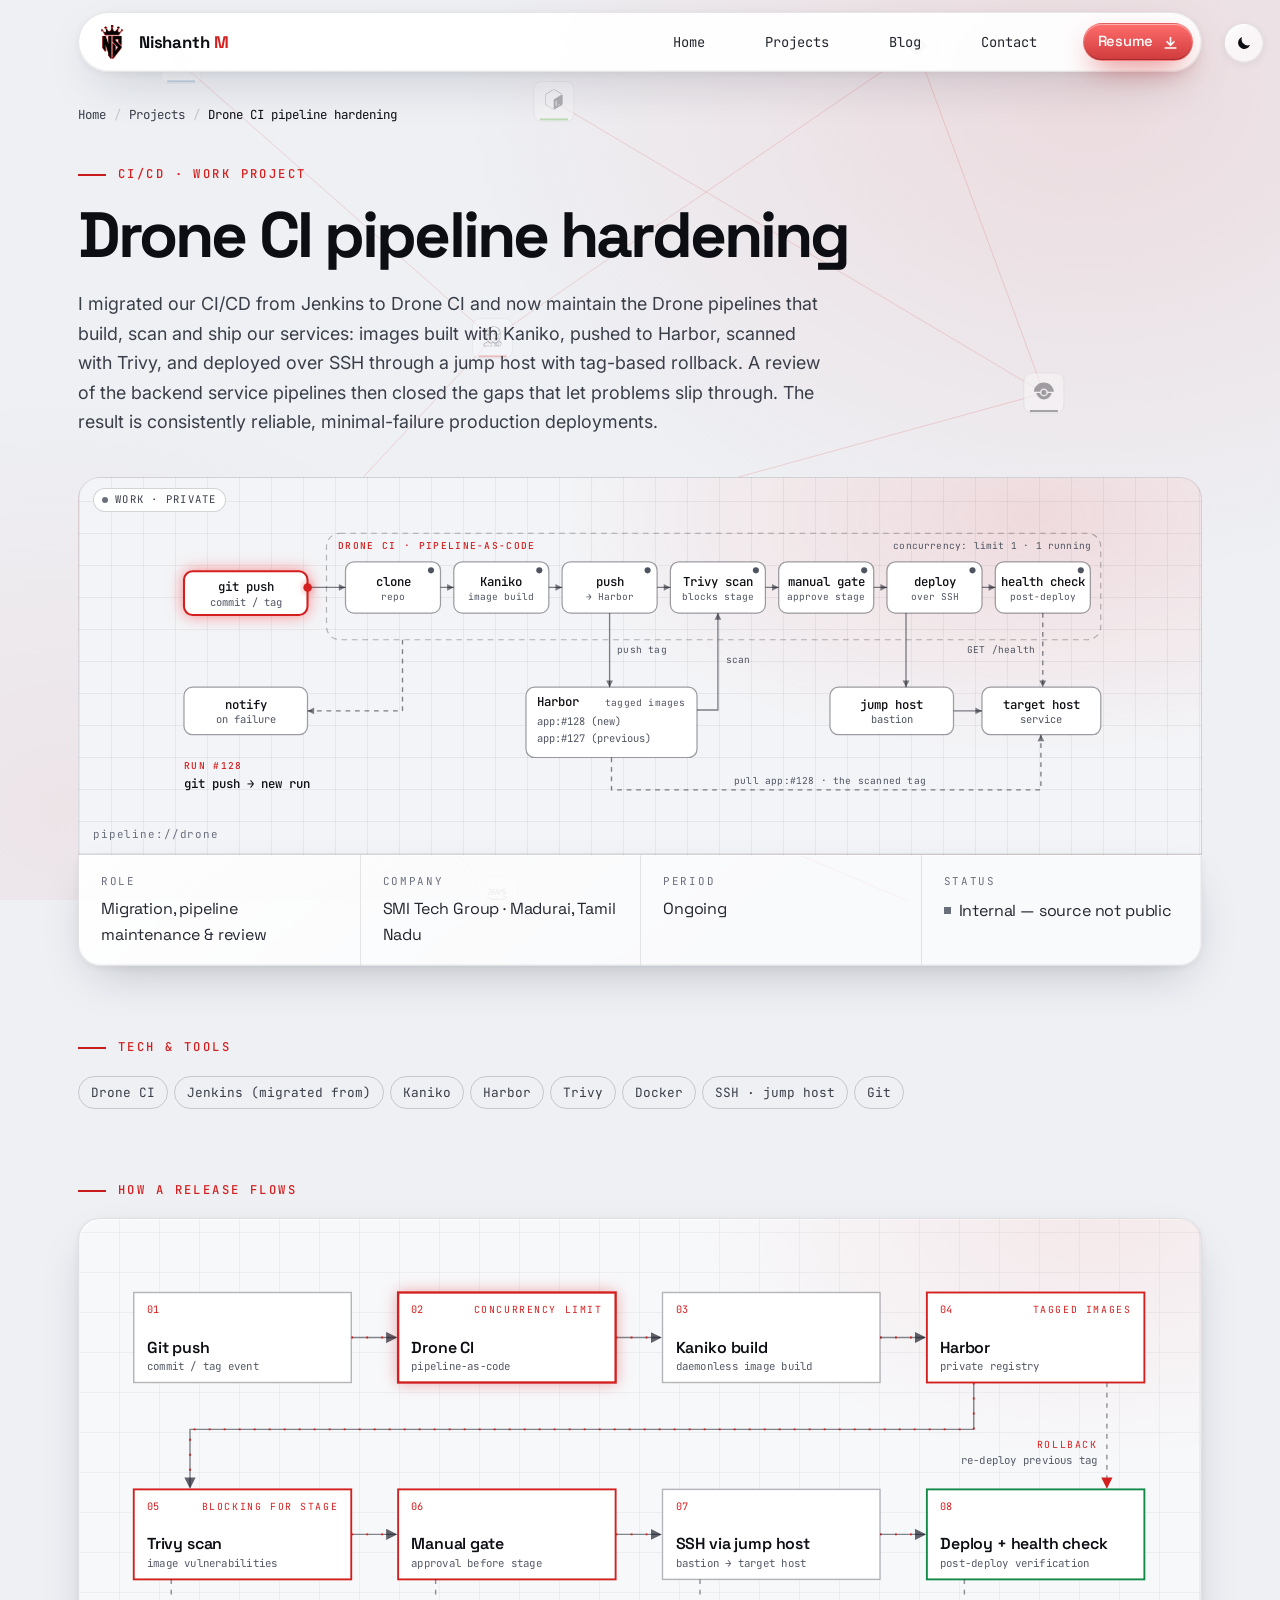
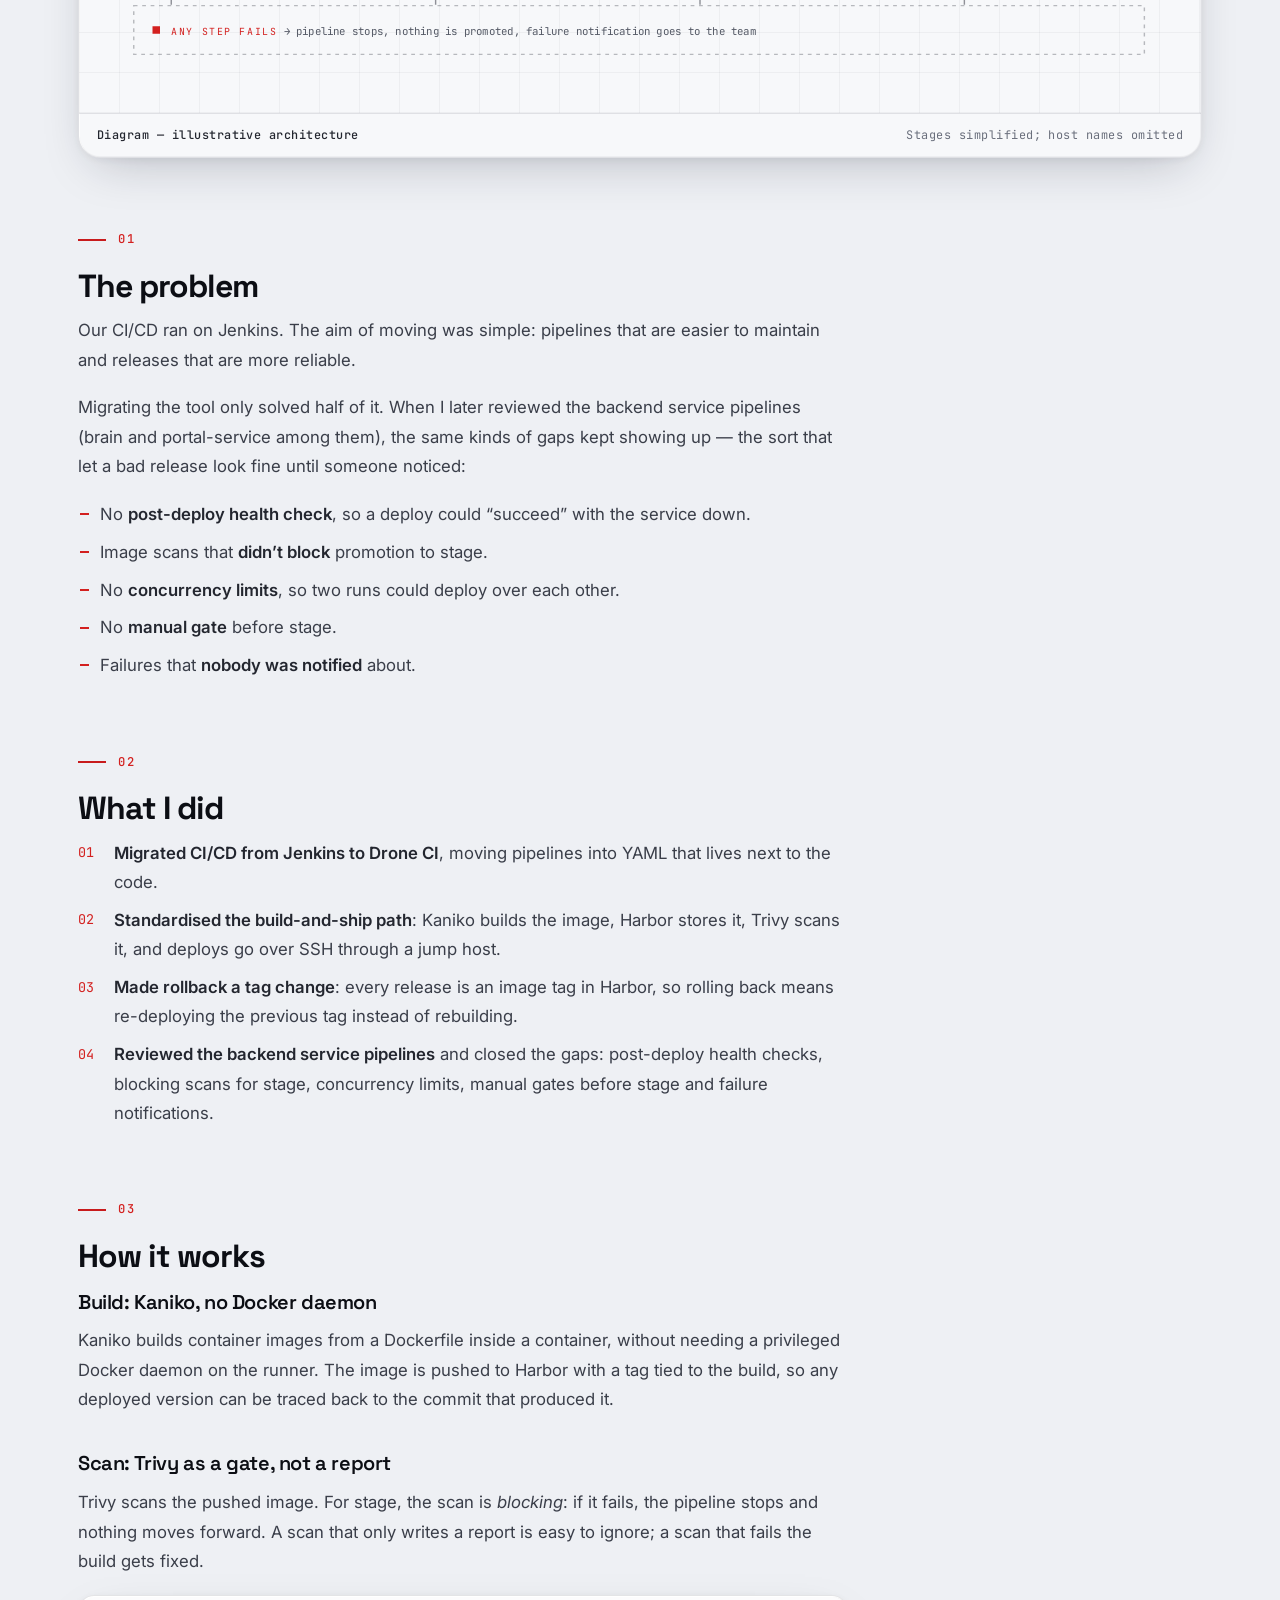
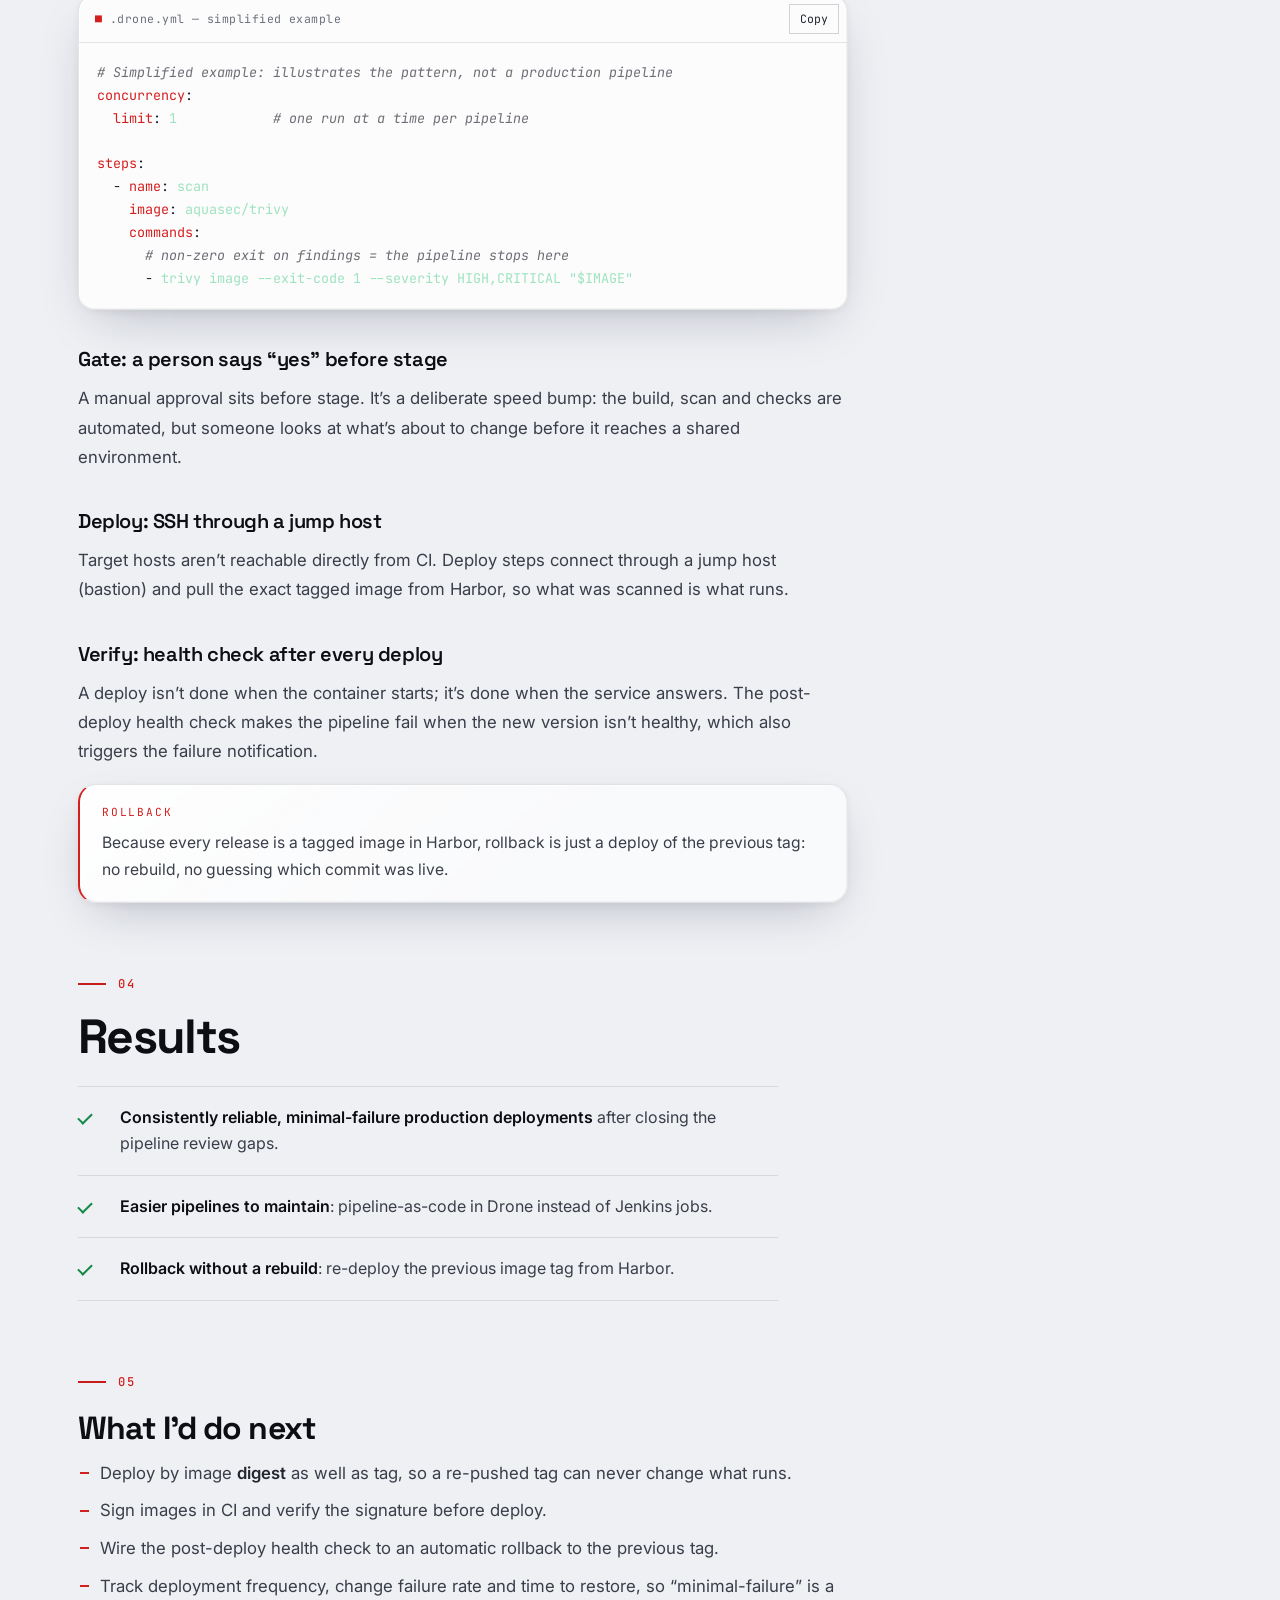
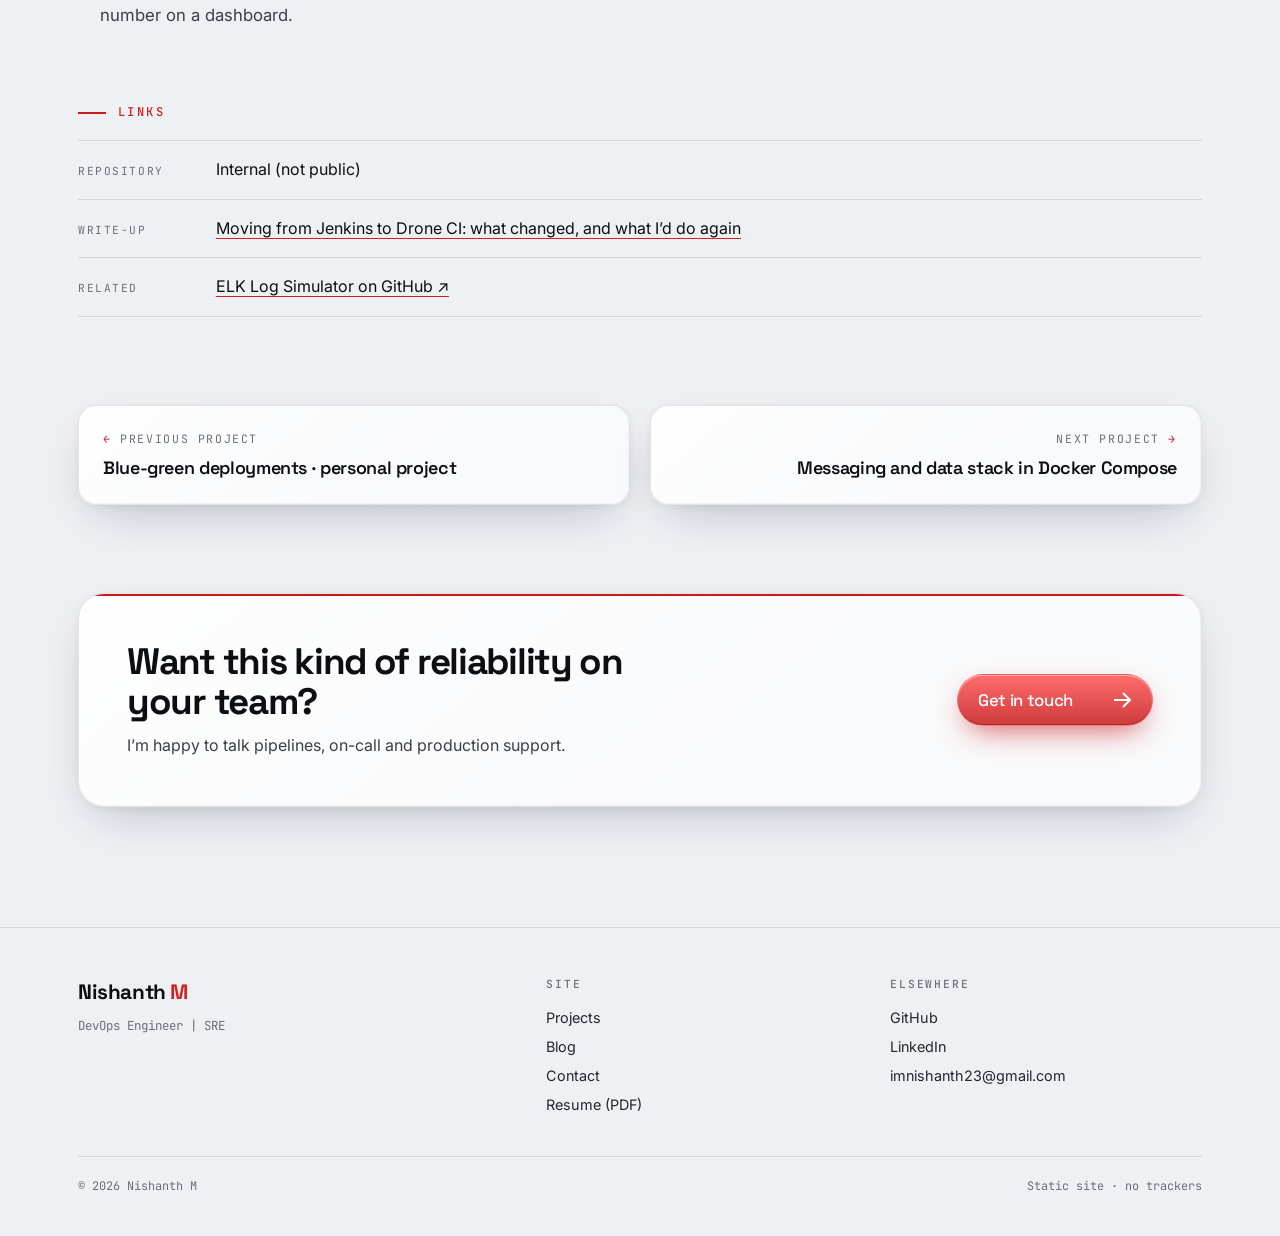
<file: projects/drone-pipeline-hardening.html>
<!DOCTYPE html>
<html lang="en">
<head>
<meta charset="UTF-8">
<meta name="viewport" content="width=device-width, initial-scale=1.0, viewport-fit=cover">
<title>Drone CI pipeline hardening — Nishanth M</title>
<meta name="description" content="How Nishanth M migrated CI/CD from Jenkins to Drone CI and hardened the pipelines: Kaniko, Harbor, Trivy, SSH via a jump host, tag-based rollback and the review gaps closed.">
<meta name="author" content="Nishanth M">
<meta name="theme-color" content="#000000">
<meta name="color-scheme" content="dark">
<!-- Open Graph -->
<meta property="og:type" content="website">
<meta property="og:site_name" content="Nishanth M — DevOps / SRE">
<meta property="og:title" content="Drone CI pipeline hardening — Nishanth M">
<meta property="og:description" content="How Nishanth M migrated CI/CD from Jenkins to Drone CI and hardened the pipelines: Kaniko, Harbor, Trivy, SSH via a jump host, tag-based rollback and the review gaps closed.">
<meta property="og:url" content="https://mnishanth23.github.io/projects/drone-pipeline-hardening.html">
<link rel="canonical" href="https://mnishanth23.github.io/projects/drone-pipeline-hardening.html">
<meta property="og:image" content="https://mnishanth23.github.io/og.png">
<meta name="twitter:card" content="summary_large_image">
<link rel="icon" type="image/png" href="../favicon.png">
<link rel="apple-touch-icon" href="../logo.png">
<!-- Fonts: Space Grotesk (headings), Inter (body), JetBrains Mono (labels/code) -->
<link rel="preconnect" href="https://fonts.googleapis.com">
<link rel="preconnect" href="https://fonts.gstatic.com" crossorigin>
<link href="https://fonts.googleapis.com/css2?family=Space+Grotesk:wght@500;600;700&amp;family=Inter:wght@400;500;600&amp;family=JetBrains+Mono:wght@400;500&amp;display=swap" rel="stylesheet">
<link rel="stylesheet" href="../blog/assets/style.css">
<link rel="stylesheet" href="../blog/assets/site.css">
<link rel="stylesheet" href="assets/projects.css">
<script>try{var t=localStorage.getItem('theme');document.documentElement.setAttribute('data-theme',t?t:(matchMedia('(prefers-color-scheme: light)').matches?'light':'dark'))}catch(e){document.documentElement.setAttribute('data-theme','dark')}</script>
<!-- html.js gates the hidden state of scroll-reveal elements (no-JS shows everything).
     html.vt-nav = this page was entered via a view transition, so skip the fallback fade. -->
<script>document.documentElement.classList.add('js');addEventListener('pagereveal',function(e){if(e.viewTransition)document.documentElement.classList.add('vt-nav')});</script>
</head>
<body>
<a class="skip-link" href="#main">Skip to content</a>

<!-- ============ SITE HEADER (identical on every page; set aria-current on the active link) ============ -->
<header class="site-header">
  <nav class="wrap" aria-label="Primary">
    <a class="logo" href="../index.html" aria-label="Nishanth M — home">
      <img src="../logo.png" alt="" width="32" height="32">
      <span class="logo-text">Nishanth <span>M</span></span>
    </a>
    <ul class="nav-links" role="list">
        <li><a href="../index.html">Home</a></li>
        <li><a href="../index.html#projects">Projects</a></li>
        <li><a href="../blog/index.html">Blog</a></li>
        <li><a href="../index.html#contact">Contact</a></li>
        <li><a class="btn btn-red btn-sm" href="../resume.pdf" download>Resume <svg viewBox="0 0 19 16" fill="none" aria-hidden="true"><path d="M9.5 1v10M4.5 6.5l5 5 5-5M2 15h15" stroke="currentColor" stroke-width="2"/></svg></a></li>
    </ul>
    <button class="nav-toggle" type="button" aria-expanded="false" aria-controls="menu" aria-label="Open menu">
      <span></span><span></span><span></span>
    </button>
  </nav>
</header>
<!-- Mobile menu overlay (outside the header on purpose — see css section 04) -->
<div class="menu" id="menu" aria-hidden="true">
  <ul role="list">
    <li style="--i:0"><a href="../index.html"><small>01</small>Home</a></li>
    <li style="--i:1"><a href="../index.html#projects"><small>02</small>Projects</a></li>
    <li style="--i:2"><a href="../blog/index.html"><small>03</small>Blog</a></li>
    <li style="--i:3"><a href="../index.html#contact"><small>04</small>Contact</a></li>
  </ul>
  <div class="menu-foot">
    <a class="btn btn-red" href="../resume.pdf" download>Download resume <svg viewBox="0 0 19 16" fill="none" aria-hidden="true"><path d="M9.5 1v10M4.5 6.5l5 5 5-5M2 15h15" stroke="currentColor" stroke-width="2"/></svg></a>
    <span>imnishanth23@gmail.com</span>
  </div>
</div>
<main id="main">
  <article class="wrap">

    <!-- BLOCK 1 · BREADCRUMB -->
    <nav class="crumbs" aria-label="Breadcrumb">
      <ol>
        <li><a href="../index.html">Home</a></li>
        <li><a href="../index.html#projects">Projects</a></li>
        <li><span aria-current="page">Drone CI pipeline hardening</span></li>
      </ol>
    </nav>

    <!-- BLOCK 2 · HERO: category eyebrow, title (view transition), summary -->
    <header class="proj-hero">
      <p class="eyebrow">CI/CD · Work project</p>
      <h1 style="view-transition-name: proj-title-drone-pipeline-hardening">Drone CI pipeline hardening</h1>
      <p class="proj-summary">I migrated our CI/CD from Jenkins to Drone CI and now maintain the Drone pipelines that build, scan and ship our services: images built with Kaniko, pushed to Harbor, scanned with Trivy, and deployed over SSH through a jump host with tag-based rollback. A review of the backend service pipelines then closed the gaps that let problems slip through. The result is consistently reliable, minimal-failure production deployments.</p>

      <!-- Hero banner: SAME markup as the card media so it morphs (proj-<slug>) -->
      <div class="card-media proj-banner bn-banner" style="view-transition-name: proj-drone-pipeline-hardening" aria-hidden="true">
        <svg class="bn-svg bn-svg--wide" data-bn="drone" viewBox="0 0 1000 320" role="img" aria-label="Animated diagram: a git push starts a Drone CI run: clone, Kaniko build, push to Harbor, blocking Trivy scan, manual gate, deploy over SSH through a jump host, then a post-deploy health check; a failed check triggers a notification and a tag rollback." focusable="false"><g class="bn-node " data-k="push"><rect class="bn-box" x="20" y="54" width="130" height="46" rx="9"/><text class="bn-label" x="85.0" y="75.0" text-anchor="middle">git push</text><text class="bn-sub" x="85.0" y="90.0" text-anchor="middle">commit / tag</text></g><g class="bn-grp"><rect x="170" y="14" width="815" height="112" rx="14"/><text class="bn-cap" x="182" y="31">DRONE CI · PIPELINE-AS-CODE</text></g><text class="bn-elab" x="975" y="31" text-anchor="end" data-k="conc">concurrency: limit 1</text><g class="bn-node bn-stage" data-k="s0"><rect class="bn-box" x="190" y="44" width="100" height="54" rx="9"/><text class="bn-label" x="240.0" y="69.0" text-anchor="middle">clone</text><text class="bn-sub" x="240.0" y="84.0" text-anchor="middle">repo</text></g><circle class="bn-led " data-k="l0" cx="280" cy="53" r="3.2"/><g class="bn-node bn-stage" data-k="s1"><rect class="bn-box" x="304" y="44" width="100" height="54" rx="9"/><text class="bn-label" x="354.0" y="69.0" text-anchor="middle">Kaniko</text><text class="bn-sub" x="354.0" y="84.0" text-anchor="middle">image build</text></g><circle class="bn-led " data-k="l1" cx="394" cy="53" r="3.2"/><g class="bn-node bn-stage" data-k="s2"><rect class="bn-box" x="418" y="44" width="100" height="54" rx="9"/><text class="bn-label" x="468.0" y="69.0" text-anchor="middle">push</text><text class="bn-sub" x="468.0" y="84.0" text-anchor="middle">→ Harbor</text></g><circle class="bn-led " data-k="l2" cx="508" cy="53" r="3.2"/><g class="bn-node bn-stage" data-k="s3"><rect class="bn-box" x="532" y="44" width="100" height="54" rx="9"/><text class="bn-label" x="582.0" y="69.0" text-anchor="middle">Trivy scan</text><text class="bn-sub" x="582.0" y="84.0" text-anchor="middle">blocks stage</text></g><circle class="bn-led " data-k="l3" cx="622" cy="53" r="3.2"/><g class="bn-node bn-stage" data-k="s4"><rect class="bn-box" x="646" y="44" width="100" height="54" rx="9"/><text class="bn-label" x="696.0" y="69.0" text-anchor="middle">manual gate</text><text class="bn-sub" x="696.0" y="84.0" text-anchor="middle">approve stage</text></g><circle class="bn-led " data-k="l4" cx="736" cy="53" r="3.2"/><g class="bn-node bn-stage" data-k="s5"><rect class="bn-box" x="760" y="44" width="100" height="54" rx="9"/><text class="bn-label" x="810.0" y="69.0" text-anchor="middle">deploy</text><text class="bn-sub" x="810.0" y="84.0" text-anchor="middle">over SSH</text></g><circle class="bn-led " data-k="l5" cx="850" cy="53" r="3.2"/><g class="bn-node bn-stage" data-k="s6"><rect class="bn-box" x="874" y="44" width="100" height="54" rx="9"/><text class="bn-label" x="924.0" y="69.0" text-anchor="middle">health check</text><text class="bn-sub" x="924.0" y="84.0" text-anchor="middle">post-deploy</text></g><circle class="bn-led " data-k="l6" cx="964" cy="53" r="3.2"/><g class="bn-edge " data-k="e_push"><path d="M150 71 L190 71"/><path class="bn-head" d="M190.0 71.0 L183.0 74.6 L183.0 67.4Z"/></g><g class="bn-edge " data-k="e0"><path d="M290 71 L304 71"/><path class="bn-head" d="M304.0 71.0 L297.0 74.6 L297.0 67.4Z"/></g><g class="bn-edge " data-k="e1"><path d="M404 71 L418 71"/><path class="bn-head" d="M418.0 71.0 L411.0 74.6 L411.0 67.4Z"/></g><g class="bn-edge " data-k="e2"><path d="M518 71 L532 71"/><path class="bn-head" d="M532.0 71.0 L525.0 74.6 L525.0 67.4Z"/></g><g class="bn-edge " data-k="e3"><path d="M632 71 L646 71"/><path class="bn-head" d="M646.0 71.0 L639.0 74.6 L639.0 67.4Z"/></g><g class="bn-edge " data-k="e4"><path d="M746 71 L760 71"/><path class="bn-head" d="M760.0 71.0 L753.0 74.6 L753.0 67.4Z"/></g><g class="bn-edge " data-k="e5"><path d="M860 71 L874 71"/><path class="bn-head" d="M874.0 71.0 L867.0 74.6 L867.0 67.4Z"/></g><g class="bn-node " data-k="harbor"><rect class="bn-box" x="380" y="176" width="180" height="74" rx="9"/><text class="bn-label" x="392" y="196" text-anchor="start">Harbor</text></g><text class="bn-sub" x="392" y="216" text-anchor="start" data-k="tagnew">app:#128</text><text class="bn-sub" x="392" y="234" text-anchor="start" data-k="tagold">app:#127</text><text class="bn-elab" x="548" y="196" text-anchor="end">tagged images</text><g class="bn-edge " data-k="e_push_h"><path d="M468 98 L468 176"/><path class="bn-head" d="M468.0 176.0 L464.4 169.0 L471.6 169.0Z"/></g><g class="bn-edge " data-k="e_h_scan"><path d="M560 200 L582 200 L582 98"/><path class="bn-head" d="M582.0 98.0 L585.6 105.0 L578.4 105.0Z"/></g><text class="bn-elab" x="476" y="140" text-anchor="start">push tag</text><text class="bn-elab" x="590" y="150" text-anchor="start">scan</text><g class="bn-node " data-k="jump"><rect class="bn-box" x="700" y="176" width="130" height="50" rx="9"/><text class="bn-label" x="765.0" y="199.0" text-anchor="middle">jump host</text><text class="bn-sub" x="765.0" y="214.0" text-anchor="middle">bastion</text></g><g class="bn-node " data-k="target"><rect class="bn-box" x="860" y="176" width="125" height="50" rx="9"/><text class="bn-label" x="922.5" y="199.0" text-anchor="middle">target host</text><text class="bn-sub" x="922.5" y="214.0" text-anchor="middle" data-k="tgtsub">service</text></g><g class="bn-edge " data-k="e_dep_jump"><path d="M780 98 L780 176"/><path class="bn-head" d="M780.0 176.0 L776.4 169.0 L783.6 169.0Z"/></g><g class="bn-edge " data-k="e_jump_tgt"><path d="M830 201 L860 201"/><path class="bn-head" d="M860.0 201.0 L853.0 204.6 L853.0 197.4Z"/></g><g class="bn-edge bn-edge--dash" data-k="e_health"><path d="M924 98 L924 176"/><path class="bn-head" d="M924.0 176.0 L920.4 169.0 L927.6 169.0Z"/></g><text class="bn-elab" x="916" y="140" text-anchor="end">GET /health</text><g class="bn-edge bn-edge--dash" data-k="e_pull"><path d="M470 250 L470 284 L922 284 L922 226"/><path class="bn-head" d="M922.0 226.0 L925.6 233.0 L918.4 233.0Z"/></g><text class="bn-elab" x="700" y="278" text-anchor="middle" data-k="pulllbl">pull app:#128 · the scanned tag</text><g class="bn-node " data-k="notify"><rect class="bn-box" x="20" y="176" width="130" height="50" rx="9"/><text class="bn-label" x="85.0" y="199.0" text-anchor="middle">notify</text><text class="bn-sub" x="85.0" y="214.0" text-anchor="middle">on failure</text></g><g class="bn-edge bn-edge--dash" data-k="e_notify"><path d="M250 126 L250 201 L150 201"/><path class="bn-head" d="M150.0 201.0 L157.0 197.4 L157.0 204.6Z"/></g><text class="bn-cap" x="20" y="262" text-anchor="start" data-k="run">RUN #128</text><text class="bn-label" x="20" y="282" text-anchor="start" data-k="runstat">waiting for push</text><g class="bn-packets"></g></svg>
        <svg class="bn-svg bn-svg--tall" data-bn="drone" viewBox="0 0 360 520" role="img" aria-label="Animated diagram: a git push starts a Drone CI run: clone, Kaniko build, push to Harbor, blocking Trivy scan, manual gate, deploy over SSH through a jump host, then a post-deploy health check; a failed check triggers a notification and a tag rollback." focusable="false"><g class="bn-node " data-k="push"><rect class="bn-box" x="100" y="8" width="160" height="38" rx="9"/><text class="bn-label" x="180.0" y="24" text-anchor="middle">git push</text><text class="bn-sub" x="180.0" y="38" text-anchor="middle">commit / tag</text></g><g class="bn-grp"><rect x="8" y="60" width="210" height="360" rx="14"/><text class="bn-cap" x="20" y="77">DRONE CI</text></g><text class="bn-elab" x="8" y="492" text-anchor="start" data-k="conc">concurrency: limit 1</text><g class="bn-node bn-stage" data-k="s0"><rect class="bn-box" x="20" y="88" width="186" height="34" rx="9"/><text class="bn-label" x="32" y="102" text-anchor="start">clone</text><text class="bn-sub" x="32" y="115" text-anchor="start">repo</text></g><circle class="bn-led " data-k="l0" cx="194" cy="105" r="3.2"/><g class="bn-edge " data-k="e0"><path d="M112 122 L112 134"/><path class="bn-head" d="M112.0 134.0 L108.4 127.0 L115.6 127.0Z"/></g><g class="bn-node bn-stage" data-k="s1"><rect class="bn-box" x="20" y="134" width="186" height="34" rx="9"/><text class="bn-label" x="32" y="148" text-anchor="start">Kaniko</text><text class="bn-sub" x="32" y="161" text-anchor="start">image build</text></g><circle class="bn-led " data-k="l1" cx="194" cy="151" r="3.2"/><g class="bn-edge " data-k="e1"><path d="M112 168 L112 180"/><path class="bn-head" d="M112.0 180.0 L108.4 173.0 L115.6 173.0Z"/></g><g class="bn-node bn-stage" data-k="s2"><rect class="bn-box" x="20" y="180" width="186" height="34" rx="9"/><text class="bn-label" x="32" y="194" text-anchor="start">push</text><text class="bn-sub" x="32" y="207" text-anchor="start">→ Harbor</text></g><circle class="bn-led " data-k="l2" cx="194" cy="197" r="3.2"/><g class="bn-edge " data-k="e2"><path d="M112 214 L112 226"/><path class="bn-head" d="M112.0 226.0 L108.4 219.0 L115.6 219.0Z"/></g><g class="bn-node bn-stage" data-k="s3"><rect class="bn-box" x="20" y="226" width="186" height="34" rx="9"/><text class="bn-label" x="32" y="240" text-anchor="start">Trivy scan</text><text class="bn-sub" x="32" y="253" text-anchor="start">blocks stage</text></g><circle class="bn-led " data-k="l3" cx="194" cy="243" r="3.2"/><g class="bn-edge " data-k="e3"><path d="M112 260 L112 272"/><path class="bn-head" d="M112.0 272.0 L108.4 265.0 L115.6 265.0Z"/></g><g class="bn-node bn-stage" data-k="s4"><rect class="bn-box" x="20" y="272" width="186" height="34" rx="9"/><text class="bn-label" x="32" y="286" text-anchor="start">manual gate</text><text class="bn-sub" x="32" y="299" text-anchor="start">approve stage</text></g><circle class="bn-led " data-k="l4" cx="194" cy="289" r="3.2"/><g class="bn-edge " data-k="e4"><path d="M112 306 L112 318"/><path class="bn-head" d="M112.0 318.0 L108.4 311.0 L115.6 311.0Z"/></g><g class="bn-node bn-stage" data-k="s5"><rect class="bn-box" x="20" y="318" width="186" height="34" rx="9"/><text class="bn-label" x="32" y="332" text-anchor="start">deploy</text><text class="bn-sub" x="32" y="345" text-anchor="start">over SSH</text></g><circle class="bn-led " data-k="l5" cx="194" cy="335" r="3.2"/><g class="bn-edge " data-k="e5"><path d="M112 352 L112 364"/><path class="bn-head" d="M112.0 364.0 L108.4 357.0 L115.6 357.0Z"/></g><g class="bn-node bn-stage" data-k="s6"><rect class="bn-box" x="20" y="364" width="186" height="34" rx="9"/><text class="bn-label" x="32" y="378" text-anchor="start">health check</text><text class="bn-sub" x="32" y="391" text-anchor="start">post-deploy</text></g><circle class="bn-led " data-k="l6" cx="194" cy="381" r="3.2"/><g class="bn-edge " data-k="e_push"><path d="M180 46 L180 68 L112 68 L112 88"/><path class="bn-head" d="M112.0 88.0 L108.4 81.0 L115.6 81.0Z"/></g><g class="bn-node " data-k="notify"><rect class="bn-box" x="232" y="88" width="120" height="40" rx="9"/><text class="bn-label" x="292.0" y="106.0" text-anchor="middle">notify</text><text class="bn-sub" x="292.0" y="121.0" text-anchor="middle">on failure</text></g><g class="bn-edge bn-edge--dash" data-k="e_notify"><path d="M218 108 L232 108"/><path class="bn-head" d="M232.0 108.0 L225.0 111.6 L225.0 104.4Z"/></g><g class="bn-node " data-k="harbor"><rect class="bn-box" x="232" y="176" width="120" height="88" rx="9"/><text class="bn-label" x="244" y="195" text-anchor="start">Harbor</text></g><text class="bn-sub" x="244" y="216" text-anchor="start" data-k="tagnew">app:#128</text><text class="bn-sub" x="244" y="234" text-anchor="start" data-k="tagold">app:#127</text><text class="bn-elab" x="244" y="252" text-anchor="start">tagged</text><g class="bn-edge " data-k="e_push_h"><path d="M206 197 L232 197"/><path class="bn-head" d="M232.0 197.0 L225.0 200.6 L225.0 193.4Z"/></g><g class="bn-edge " data-k="e_h_scan"><path d="M232 243 L206 243"/><path class="bn-head" d="M206.0 243.0 L213.0 239.4 L213.0 246.6Z"/></g><text class="bn-elab" x="232" y="292" text-anchor="start" data-k="pulllbl">pull app:#128</text><g class="bn-node " data-k="jump"><rect class="bn-box" x="232" y="314" width="120" height="40" rx="9"/><text class="bn-label" x="292.0" y="332.0" text-anchor="middle">jump host</text><text class="bn-sub" x="292.0" y="347.0" text-anchor="middle">bastion</text></g><g class="bn-node " data-k="target"><rect class="bn-box" x="232" y="374" width="120" height="40" rx="9"/><text class="bn-label" x="292.0" y="392.0" text-anchor="middle">target host</text><text class="bn-sub" x="292.0" y="407.0" text-anchor="middle" data-k="tgtsub">service</text></g><g class="bn-edge " data-k="e_dep_jump"><path d="M206 335 L232 335"/><path class="bn-head" d="M232.0 335.0 L225.0 338.6 L225.0 331.4Z"/></g><g class="bn-edge " data-k="e_jump_tgt"><path d="M292 354 L292 374"/><path class="bn-head" d="M292.0 374.0 L288.4 367.0 L295.6 367.0Z"/></g><g class="bn-edge bn-edge--dash" data-k="e_health"><path d="M206 393 L232 393"/><path class="bn-head" d="M232.0 393.0 L225.0 396.6 L225.0 389.4Z"/></g><g class="bn-edge bn-edge--dash" data-k="e_pull"><path d="M352 230 L357 230 L357 394 L352 394"/></g><text class="bn-cap" x="8" y="450" text-anchor="start" data-k="run">RUN #128</text><text class="bn-label" x="8" y="470" text-anchor="start" data-k="runstat">waiting for push</text><g class="bn-packets"></g></svg>
        <span class="badge badge--private">Work · private</span>
        <span class="media-label">pipeline://drone</span>
      </div>

      <!-- BLOCK 3 · META ROW: Role · Company · Period · Status -->
      <dl class="meta-row">
        <!-- REVIEW: role wording for this project -->
        <div><dt>Role</dt><dd>Migration, pipeline maintenance &amp; review</dd></div>
        <div><dt>Company</dt><dd>SMI Tech Group · Madurai, Tamil Nadu</dd></div>
        <!-- TODO: dates (when the migration and the review happened) -->
        <div><dt>Period</dt><dd>Ongoing</dd></div>
        <div><dt>Status</dt><dd><span class="status-chip">Internal — source not public</span></dd></div>
      </dl>
    </header>

    <!-- BLOCK 4 · TECH & TOOLS -->
    <section class="detail-section tech-list" aria-labelledby="tech-h">
      <h2 class="eyebrow" id="tech-h">Tech &amp; tools</h2>
      <ul class="tags" role="list">
        <li>Drone CI</li><li>Jenkins (migrated from)</li><li>Kaniko</li><li>Harbor</li><li>Trivy</li><li>Docker</li><li>SSH · jump host</li><li>Git</li>
      </ul>
    </section>

    <!-- BLOCK 5 · MEDIA: diagram figure.
         Two inline SVGs: --wide (desktop) and --tall (phones, ≤680px).
         To use a real screenshot / demo video instead, replace the two <svg>
         elements with ONE of the commented tags below . -->
    <section class="detail-section" aria-labelledby="media-h">
      <h2 class="eyebrow" id="media-h">How a release flows</h2>
      <figure class="diagram">
        <div class="diagram-frame">
  <svg class="diagram-svg diagram-svg--wide" viewBox="0 0 1120 450" role="img" aria-labelledby="dg-w-t dg-w-d">
    <title id="dg-w-t">Drone CI pipeline: build, scan, gate, deploy, verify</title>
    <desc id="dg-w-d">A Git push triggers a Drone CI pipeline with a concurrency limit. Kaniko builds the container image, which is pushed to the Harbor registry with a release tag. Trivy scans the image and the scan blocks promotion to stage on findings. A manual approval gate sits before stage. Deployment runs over SSH through a jump host, followed by a post-deploy health check. Rollback re-deploys the previous image tag from Harbor. A failure at any step sends a notification to the team.</desc>
    <defs>
      <marker id="ah-w" viewBox="0 0 10 10" refX="9" refY="5" markerWidth="8" markerHeight="8" orient="auto-start-reverse"><path class="d-head" d="M0 0L10 5L0 10z"/></marker>
      <marker id="ahr-w" viewBox="0 0 10 10" refX="9" refY="5" markerWidth="8" markerHeight="8" orient="auto-start-reverse"><path class="d-head--accent" d="M0 0L10 5L0 10z"/></marker>
    </defs>
    <path class="d-arrow" d="M252 88.0H300" marker-end="url(#ah-w)"/>
    <path class="d-flow" d="M252 88.0H292"/>
    <path class="d-arrow" d="M534 88.0H582" marker-end="url(#ah-w)"/>
    <path class="d-flow" d="M534 88.0H574"/>
    <path class="d-arrow" d="M816 88.0H864" marker-end="url(#ah-w)"/>
    <path class="d-flow" d="M816 88.0H856"/>
    <path class="d-arrow" d="M252 298.0H300" marker-end="url(#ah-w)"/>
    <path class="d-flow" d="M252 298.0H292"/>
    <path class="d-arrow" d="M534 298.0H582" marker-end="url(#ah-w)"/>
    <path class="d-flow" d="M534 298.0H574"/>
    <path class="d-arrow" d="M816 298.0H864" marker-end="url(#ah-w)"/>
    <path class="d-flow" d="M816 298.0H856"/>
    <path class="d-arrow" d="M916 136V186H80V248" marker-end="url(#ah-w)"/>
    <path class="d-flow" d="M916 136V186H80V240"/>
    <path class="d-dash" d="M1058 136V248" marker-end="url(#ahr-w)"/>
    <text class="d-tag" x="1048" y="206" text-anchor="end">ROLLBACK</text>
    <text class="d-sub" x="1048" y="223" text-anchor="end">re-deploy previous tag</text>
    <g>
      <rect class="d-box" x="20" y="40" width="232" height="96"/>
      <text class="d-num" x="34" y="62">01</text>
      <text class="d-label" x="34" y="104">Git push</text>
      <text class="d-sub" x="34" y="123">commit / tag event</text>
    </g>
    <g>
      <rect class="d-box" x="302" y="40" width="232" height="96"/>
      <text class="d-num" x="316" y="62">02</text><text class="d-tag" x="520" y="62" text-anchor="end">CONCURRENCY LIMIT</text>
      <text class="d-label" x="316" y="104">Drone CI</text>
      <text class="d-sub" x="316" y="123">pipeline-as-code</text>
    </g>
    <g>
      <rect class="d-box" x="584" y="40" width="232" height="96"/>
      <text class="d-num" x="598" y="62">03</text>
      <text class="d-label" x="598" y="104">Kaniko build</text>
      <text class="d-sub" x="598" y="123">daemonless image build</text>
    </g>
    <g>
      <rect class="d-box d-box--accent" x="866" y="40" width="232" height="96"/>
      <text class="d-num" x="880" y="62">04</text><text class="d-tag" x="1084" y="62" text-anchor="end">TAGGED IMAGES</text>
      <text class="d-label" x="880" y="104">Harbor</text>
      <text class="d-sub" x="880" y="123">private registry</text>
    </g>
    <g>
      <rect class="d-box d-box--accent" x="20" y="250" width="232" height="96"/>
      <text class="d-num" x="34" y="272">05</text><text class="d-tag" x="238" y="272" text-anchor="end">BLOCKING FOR STAGE</text>
      <text class="d-label" x="34" y="314">Trivy scan</text>
      <text class="d-sub" x="34" y="333">image vulnerabilities</text>
    </g>
    <g>
      <rect class="d-box d-box--accent" x="302" y="250" width="232" height="96"/>
      <text class="d-num" x="316" y="272">06</text>
      <text class="d-label" x="316" y="314">Manual gate</text>
      <text class="d-sub" x="316" y="333">approval before stage</text>
    </g>
    <g>
      <rect class="d-box" x="584" y="250" width="232" height="96"/>
      <text class="d-num" x="598" y="272">07</text>
      <text class="d-label" x="598" y="314">SSH via jump host</text>
      <text class="d-sub" x="598" y="333">bastion → target host</text>
    </g>
    <g>
      <rect class="d-box d-box--ok" x="866" y="250" width="232" height="96"/>
      <text class="d-num" x="880" y="272">08</text>
      <text class="d-label" x="880" y="314">Deploy + health check</text>
      <text class="d-sub" x="880" y="333">post-deploy verification</text>
    </g>
    <g>
      <rect class="d-box d-box--ghost" x="20" y="374" width="1078" height="52"/>
      <rect class="d-head--accent" x="40" y="396" width="8" height="8"/>
      <text class="d-sub" x="60" y="405"><tspan class="d-tag">ANY STEP FAILS</tspan>  →  pipeline stops, nothing is promoted, failure notification goes to the team</text>
    </g>
    <path class="d-dash" d="M60 346V374"/>
    <path class="d-dash" d="M342 346V374"/>
    <path class="d-dash" d="M624 346V374"/>
    <path class="d-dash" d="M906 346V374"/>
  </svg>
  <svg class="diagram-svg diagram-svg--tall" viewBox="0 0 360 1010" role="img" aria-labelledby="dg-t-t dg-t-d">
    <title id="dg-t-t">Drone CI pipeline: build, scan, gate, deploy, verify</title>
    <desc id="dg-t-d">A Git push triggers a Drone CI pipeline with a concurrency limit. Kaniko builds the container image, which is pushed to the Harbor registry with a release tag. Trivy scans the image and the scan blocks promotion to stage on findings. A manual approval gate sits before stage. Deployment runs over SSH through a jump host, followed by a post-deploy health check. Rollback re-deploys the previous image tag from Harbor. A failure at any step sends a notification to the team.</desc>
    <defs>
      <marker id="ah-t" viewBox="0 0 10 10" refX="9" refY="5" markerWidth="8" markerHeight="8" orient="auto-start-reverse"><path class="d-head" d="M0 0L10 5L0 10z"/></marker>
      <marker id="ahr-t" viewBox="0 0 10 10" refX="9" refY="5" markerWidth="8" markerHeight="8" orient="auto-start-reverse"><path class="d-head--accent" d="M0 0L10 5L0 10z"/></marker>
    </defs>
    <path class="d-arrow" d="M60 90V124" marker-end="url(#ah-t)"/>
    <path class="d-flow" d="M60 90V116"/>
    <path class="d-arrow" d="M60 206V240" marker-end="url(#ah-t)"/>
    <path class="d-flow" d="M60 206V232"/>
    <path class="d-arrow" d="M60 322V356" marker-end="url(#ah-t)"/>
    <path class="d-flow" d="M60 322V348"/>
    <path class="d-arrow" d="M60 438V472" marker-end="url(#ah-t)"/>
    <path class="d-flow" d="M60 438V464"/>
    <path class="d-arrow" d="M60 554V588" marker-end="url(#ah-t)"/>
    <path class="d-flow" d="M60 554V580"/>
    <path class="d-arrow" d="M60 670V704" marker-end="url(#ah-t)"/>
    <path class="d-flow" d="M60 670V696"/>
    <path class="d-arrow" d="M60 786V820" marker-end="url(#ah-t)"/>
    <path class="d-flow" d="M60 786V812"/>
    <path class="d-dash" d="M320 398.0H338V862.0H322" marker-end="url(#ahr-t)"/>
    <text class="d-tag" x="352" y="630.0" text-anchor="middle" transform="rotate(-90 352 630.0)">ROLLBACK · PREVIOUS TAG</text>
    <g>
      <rect class="d-box" x="20" y="10" width="300" height="80"/>
      <text class="d-num" x="34" y="32">01</text>
      <text class="d-label" x="34" y="58">Git push</text>
      <text class="d-sub" x="34" y="77">commit / tag event</text>
    </g>
    <g>
      <rect class="d-box" x="20" y="126" width="300" height="80"/>
      <text class="d-num" x="34" y="148">02</text><text class="d-tag" x="306" y="148" text-anchor="end">CONCURRENCY LIMIT</text>
      <text class="d-label" x="34" y="174">Drone CI</text>
      <text class="d-sub" x="34" y="193">pipeline-as-code</text>
    </g>
    <g>
      <rect class="d-box" x="20" y="242" width="300" height="80"/>
      <text class="d-num" x="34" y="264">03</text>
      <text class="d-label" x="34" y="290">Kaniko build</text>
      <text class="d-sub" x="34" y="309">daemonless image build</text>
    </g>
    <g>
      <rect class="d-box d-box--accent" x="20" y="358" width="300" height="80"/>
      <text class="d-num" x="34" y="380">04</text><text class="d-tag" x="306" y="380" text-anchor="end">TAGGED IMAGES</text>
      <text class="d-label" x="34" y="406">Harbor</text>
      <text class="d-sub" x="34" y="425">private registry</text>
    </g>
    <g>
      <rect class="d-box d-box--accent" x="20" y="474" width="300" height="80"/>
      <text class="d-num" x="34" y="496">05</text><text class="d-tag" x="306" y="496" text-anchor="end">BLOCKING FOR STAGE</text>
      <text class="d-label" x="34" y="522">Trivy scan</text>
      <text class="d-sub" x="34" y="541">image vulnerabilities</text>
    </g>
    <g>
      <rect class="d-box d-box--accent" x="20" y="590" width="300" height="80"/>
      <text class="d-num" x="34" y="612">06</text>
      <text class="d-label" x="34" y="638">Manual gate</text>
      <text class="d-sub" x="34" y="657">approval before stage</text>
    </g>
    <g>
      <rect class="d-box" x="20" y="706" width="300" height="80"/>
      <text class="d-num" x="34" y="728">07</text>
      <text class="d-label" x="34" y="754">SSH via jump host</text>
      <text class="d-sub" x="34" y="773">bastion → target host</text>
    </g>
    <g>
      <rect class="d-box d-box--ok" x="20" y="822" width="300" height="80"/>
      <text class="d-num" x="34" y="844">08</text>
      <text class="d-label" x="34" y="870">Deploy + health check</text>
      <text class="d-sub" x="34" y="889">post-deploy verification</text>
    </g>
    <rect class="d-box d-box--ghost" x="20" y="932" width="300" height="64"/>
    <text class="d-tag" x="34" y="956">ANY STEP FAILS</text>
    <text class="d-sub" x="34" y="978">stop · nothing promoted · notify team</text>
  </svg>
          <!-- <img src="../assets/screens/drone-pipeline-hardening-01.webp" alt="Drone CI build view showing the build, scan and deploy steps" width="1600" height="900" loading="lazy" decoding="async"> -->
          <!-- <video src="../assets/screens/drone-pipeline-hardening-demo.mp4" poster="../assets/screens/drone-pipeline-hardening-poster.webp" controls muted playsinline preload="none" width="1600" height="900"></video> -->
        </div>
        <figcaption><strong>Diagram — illustrative architecture</strong><span>Stages simplified; host names omitted</span></figcaption>
      </figure>
    </section>

    <!-- BLOCK 6 · THE PROBLEM -->
    <section class="detail-section" aria-labelledby="problem-h">
      <p class="eyebrow">01</p>
      <div class="prose">
        <h2 id="problem-h" style="margin-top:.4em">The problem</h2>
        <p>Our CI/CD ran on Jenkins. The aim of moving was simple: pipelines that are easier to maintain and releases that are more reliable.</p>
        <!-- REVIEW: the specific Jenkins pain points (plugin upkeep, config in the UI) are described as general motivations, not confirmed specifics -->
        <p>Migrating the tool only solved half of it. When I later reviewed the backend service pipelines (brain and portal-service among them), the same kinds of gaps kept showing up — the sort that let a bad release look fine until someone noticed:</p>
        <ul>
          <li>No <strong>post-deploy health check</strong>, so a deploy could &ldquo;succeed&rdquo; with the service down.</li>
          <li>Image scans that <strong>didn&rsquo;t block</strong> promotion to stage.</li>
          <li>No <strong>concurrency limits</strong>, so two runs could deploy over each other.</li>
          <li>No <strong>manual gate</strong> before stage.</li>
          <li>Failures that <strong>nobody was notified</strong> about.</li>
        </ul>
      </div>
    </section>

    <!-- BLOCK 7 · WHAT I DID -->
    <section class="detail-section" aria-labelledby="did-h">
      <p class="eyebrow">02</p>
      <div class="prose">
        <h2 id="did-h" style="margin-top:.4em">What I did</h2>
        <ol>
          <li><strong>Migrated CI/CD from Jenkins to Drone CI</strong>, moving pipelines into YAML that lives next to the code.</li>
          <li><strong>Standardised the build-and-ship path</strong>: Kaniko builds the image, Harbor stores it, Trivy scans it, and deploys go over SSH through a jump host.</li>
          <li><strong>Made rollback a tag change</strong>: every release is an image tag in Harbor, so rolling back means re-deploying the previous tag instead of rebuilding.</li>
          <li><strong>Reviewed the backend service pipelines</strong> and closed the gaps: post-deploy health checks, blocking scans for stage, concurrency limits, manual gates before stage and failure notifications.</li>
        </ol>
      </div>
    </section>

    <!-- BLOCK 8 · HOW IT WORKS (technical depth; practice, not invented numbers) -->
    <section class="detail-section" aria-labelledby="how-h">
      <p class="eyebrow">03</p>
      <div class="prose">
        <h2 id="how-h" style="margin-top:.4em">How it works</h2>
        <h3>Build: Kaniko, no Docker daemon</h3>
        <p>Kaniko builds container images from a Dockerfile inside a container, without needing a privileged Docker daemon on the runner. The image is pushed to Harbor with a tag tied to the build, so any deployed version can be traced back to the commit that produced it.</p>
        <!-- REVIEW: tag scheme (commit SHA / git tag / build number) — describe the real one if you want it stated -->

        <h3>Scan: Trivy as a gate, not a report</h3>
        <p>Trivy scans the pushed image. For stage, the scan is <em>blocking</em>: if it fails, the pipeline stops and nothing moves forward. A scan that only writes a report is easy to ignore; a scan that fails the build gets fixed.</p>
        <!-- REVIEW: severity threshold used for the blocking scan (e.g. HIGH,CRITICAL) -->

        <figure class="code">
          <figcaption class="code-head"><span class="label">.drone.yml — simplified example</span></figcaption>
<pre><code><span class="c"># Simplified example: illustrates the pattern, not a production pipeline</span>
<span class="k">concurrency</span>:
  <span class="k">limit</span>: <span class="s">1</span>            <span class="c"># one run at a time per pipeline</span>

<span class="k">steps</span>:
  - <span class="k">name</span>: <span class="s">scan</span>
    <span class="k">image</span>: <span class="s">aquasec/trivy</span>
    <span class="k">commands</span>:
      <span class="c"># non-zero exit on findings = the pipeline stops here</span>
      - <span class="s">trivy image --exit-code 1 --severity HIGH,CRITICAL "$IMAGE"</span></code></pre>
        </figure>

        <h3>Gate: a person says &ldquo;yes&rdquo; before stage</h3>
        <p>A manual approval sits before stage. It&rsquo;s a deliberate speed bump: the build, scan and checks are automated, but someone looks at what&rsquo;s about to change before it reaches a shared environment.</p>
        <!-- REVIEW: how the manual gate is implemented (Drone promotion, approval step, etc.) -->

        <h3>Deploy: SSH through a jump host</h3>
        <p>Target hosts aren&rsquo;t reachable directly from CI. Deploy steps connect through a jump host (bastion) and pull the exact tagged image from Harbor, so what was scanned is what runs.</p>

        <h3>Verify: health check after every deploy</h3>
        <p>A deploy isn&rsquo;t done when the container starts; it&rsquo;s done when the service answers. The post-deploy health check makes the pipeline fail when the new version isn&rsquo;t healthy, which also triggers the failure notification.</p>

        <aside class="callout">
          <span class="callout-k">Rollback</span>
          <p>Because every release is a tagged image in Harbor, rollback is just a deploy of the previous tag: no rebuild, no guessing which commit was live.</p>
        </aside>
      </div>
    </section>

    <!-- BLOCK 9 · RESULTS (only real, verified outcomes) -->
    <section class="detail-section" aria-labelledby="results-h">
      <p class="eyebrow">04</p>
      <h2 class="h2" id="results-h" style="margin-bottom:24px">Results</h2>
      <ul class="results" role="list">
        <li><span><strong>Consistently reliable, minimal-failure production deployments</strong> after closing the pipeline review gaps.</span></li>
        <li><span><strong>Easier pipelines to maintain</strong>: pipeline-as-code in Drone instead of Jenkins jobs.</span></li>
        <li><span><strong>Rollback without a rebuild</strong>: re-deploy the previous image tag from Harbor.</span></li>
      </ul>
    </section>

    <!-- BLOCK 10 · WHAT I'D DO NEXT -->
    <section class="detail-section" aria-labelledby="next-h">
      <p class="eyebrow">05</p>
      <div class="prose">
        <h2 id="next-h" style="margin-top:.4em">What I&rsquo;d do next</h2>
        <ul>
          <li>Deploy by image <strong>digest</strong> as well as tag, so a re-pushed tag can never change what runs.</li>
          <li>Sign images in CI and verify the signature before deploy.</li>
          <li>Wire the post-deploy health check to an automatic rollback to the previous tag.</li>
          <li>Track deployment frequency, change failure rate and time to restore, so &ldquo;minimal-failure&rdquo; is a number on a dashboard.</li>
        </ul>
      </div>
    </section>

    <!-- BLOCK 11 · LINKS -->
    <section class="detail-section" aria-labelledby="links-h">
      <h2 class="eyebrow" id="links-h">Links</h2>
      <ul class="link-block" role="list">
        <li><span class="k">Repository</span><span>Internal (not public)</span></li>
        <li><span class="k">Write-up</span><a href="../blog/jenkins-to-drone-migration.html">Moving from Jenkins to Drone CI: what changed, and what I&rsquo;d do again</a></li>
        <li><span class="k">Related</span><a href="https://github.com/mnishanth23/elk-log-simulator" rel="noopener">ELK Log Simulator on GitHub ↗</a></li>
      </ul>
    </section>

    <!-- BLOCK 12 · PREV / NEXT (order = homepage Projects section) -->
    <nav class="pager" aria-label="More projects">
      <a class="prev" href="blue-green-aks.html"><span class="k"><span class="arr" aria-hidden="true">←</span> Previous project</span><span class="t">Blue-green deployments · personal project</span></a>
      <a class="next" href="messaging-data-stack.html"><span class="k">Next project <span class="arr" aria-hidden="true">→</span></span><span class="t">Messaging and data stack in Docker Compose</span></a>
    </nav>

    <!-- BLOCK 13 · CTA -->
    <aside class="cta-band" aria-labelledby="cta-h">
      <div>
        <h2 id="cta-h">Want this kind of reliability on your team?</h2>
        <p>I&rsquo;m happy to talk pipelines, on-call and production support.</p>
      </div>
      <a class="btn btn-red" href="../index.html#contact">Get in touch <svg viewBox="0 0 19 16" fill="none" aria-hidden="true"><path d="M1 8h16M10 1l7 7-7 7" stroke="currentColor" stroke-width="2"/></svg></a>
    </aside>

  </article>
</main>

<!-- ============ SITE FOOTER (identical on every page) ============ -->
<footer class="site-footer">
  <div class="wrap">
    <div class="foot-grid">
      <div>
        <p class="foot-name">Nishanth <span>M</span></p>
        <p class="foot-role">DevOps Engineer | SRE</p>
      </div>
      <div class="foot-col">
        <h2>Site</h2>
        <ul>
          <li><a href="../index.html#projects">Projects</a></li>
          <li><a href="../blog/index.html">Blog</a></li>
          <li><a href="../index.html#contact">Contact</a></li>
          <li><a href="../resume.pdf" download>Resume (PDF)</a></li>
        </ul>
      </div>
      <div class="foot-col">
        <h2>Elsewhere</h2>
        <ul>
          <li><a href="https://github.com/mnishanth23" rel="noopener">GitHub</a></li>
          <!-- REVIEW: LinkedIn URL not confirmed in latest resume -->
          <li><a href="https://linkedin.com/in/mnishanth23" rel="noopener">LinkedIn</a></li>
          <li><a href="mailto:imnishanth23@gmail.com">imnishanth23@gmail.com</a></li>
        </ul>
      </div>
    </div>
    <div class="foot-base">
      <span>&copy; 2026 Nishanth M</span>
      <span>Static site · no trackers</span>
    </div>
  </div>
</footer>
<script src="../blog/assets/main.js" defer></script>
<script src="../blog/assets/site.js"></script>
<script src="assets/flow.js" defer></script>
<script src="assets/banner.js" defer></script>
</body>
</html>
</file>
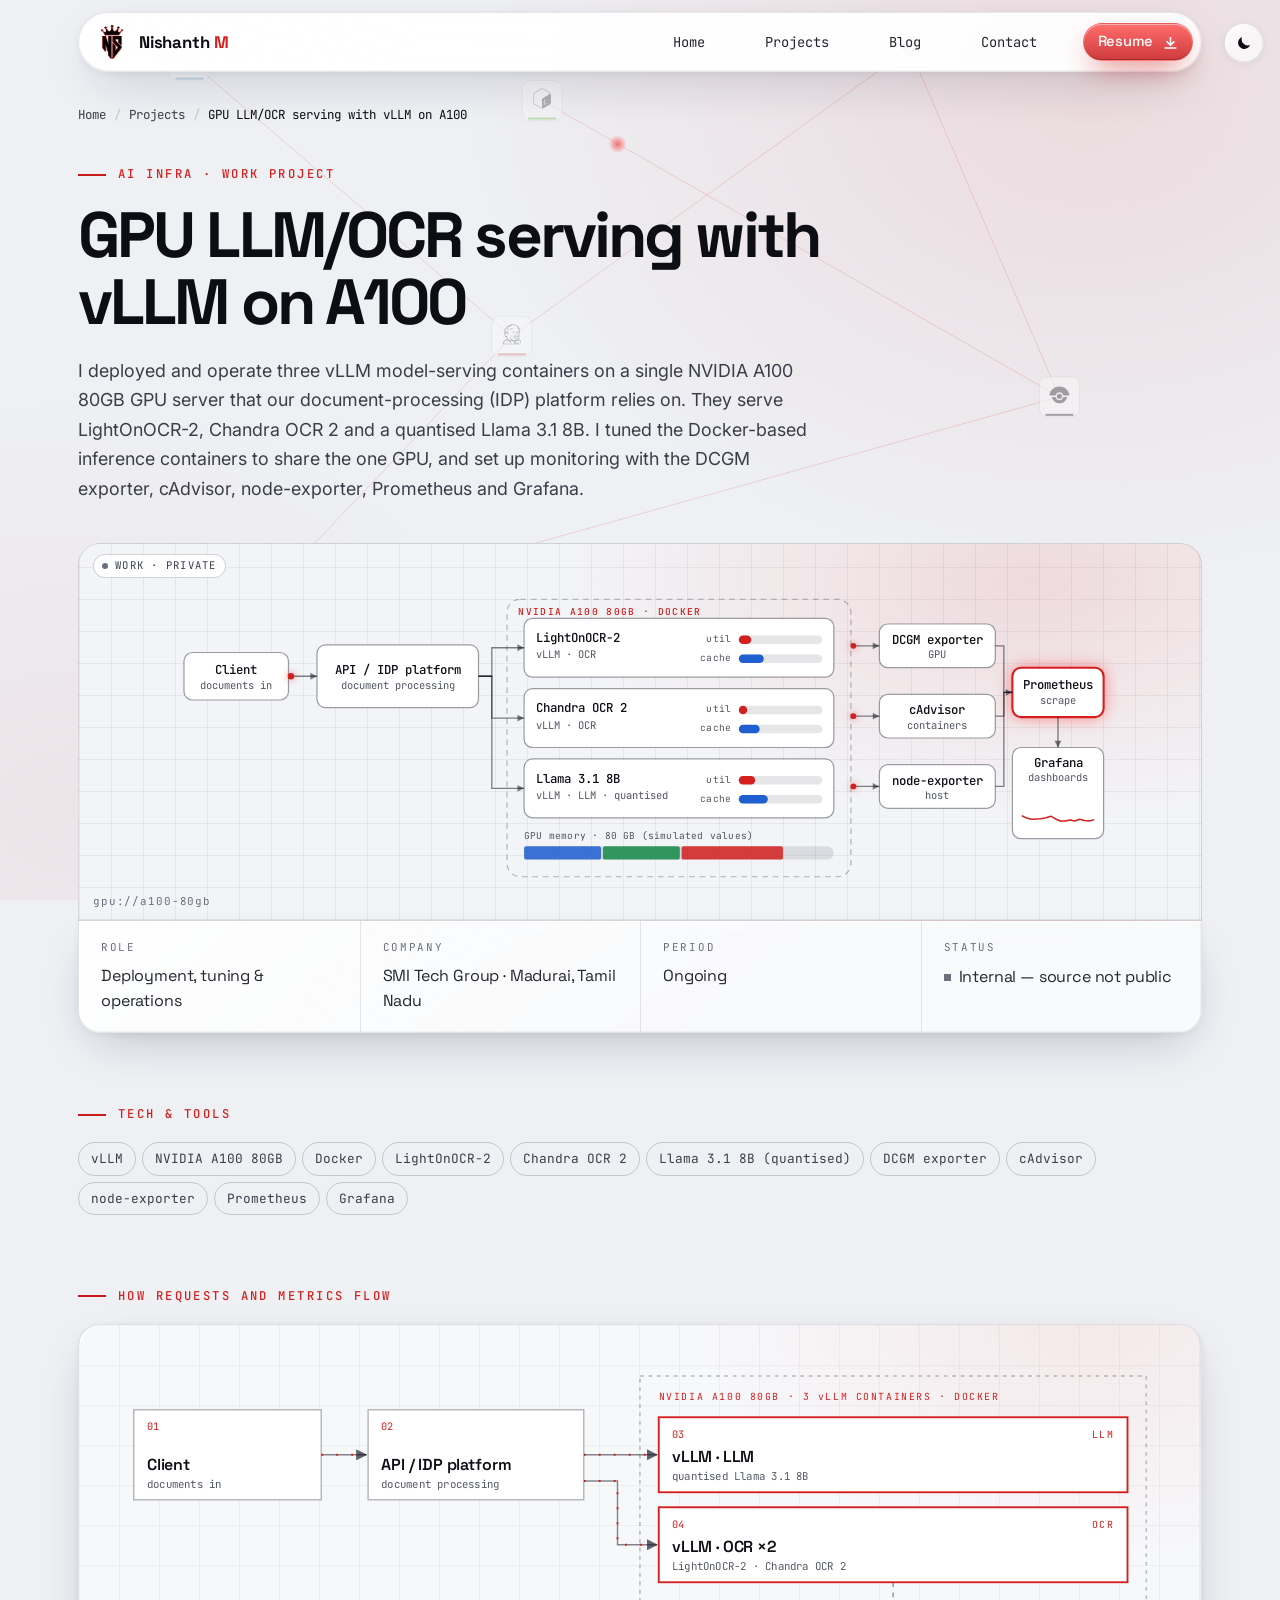
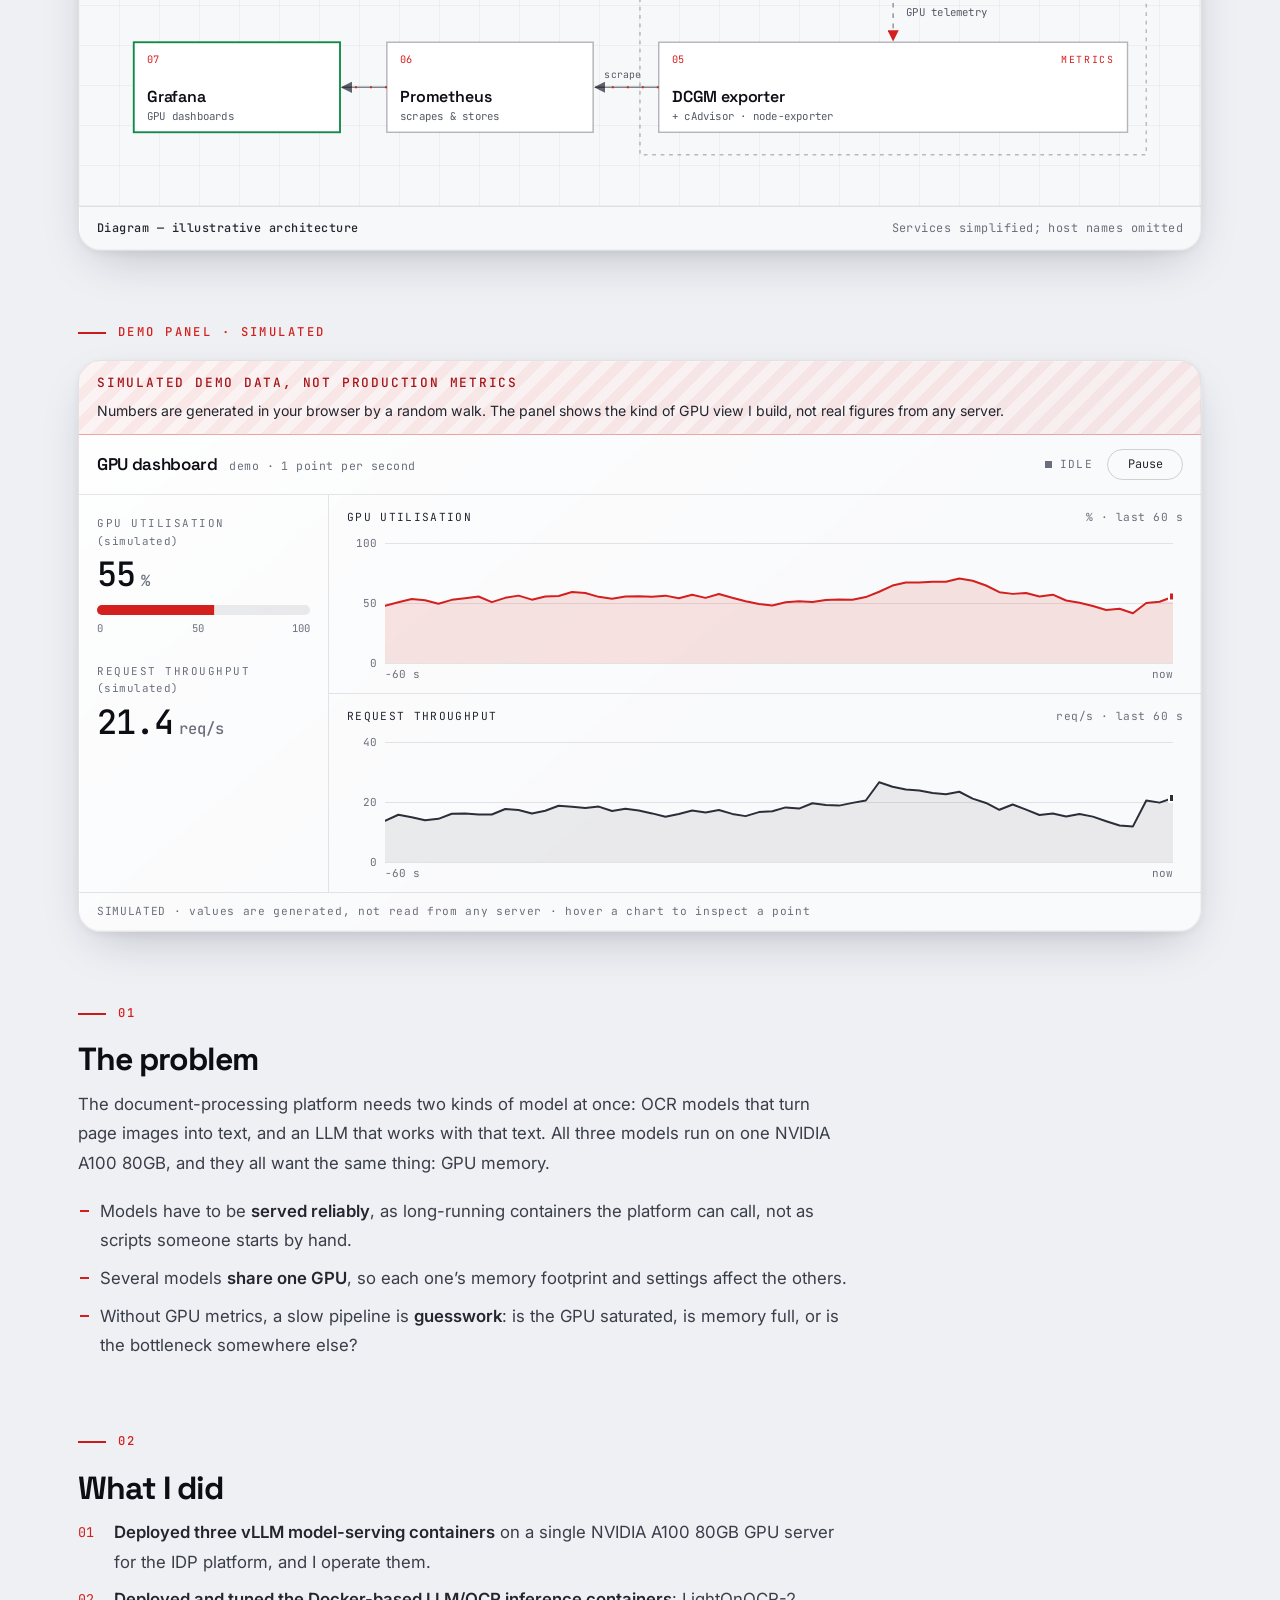
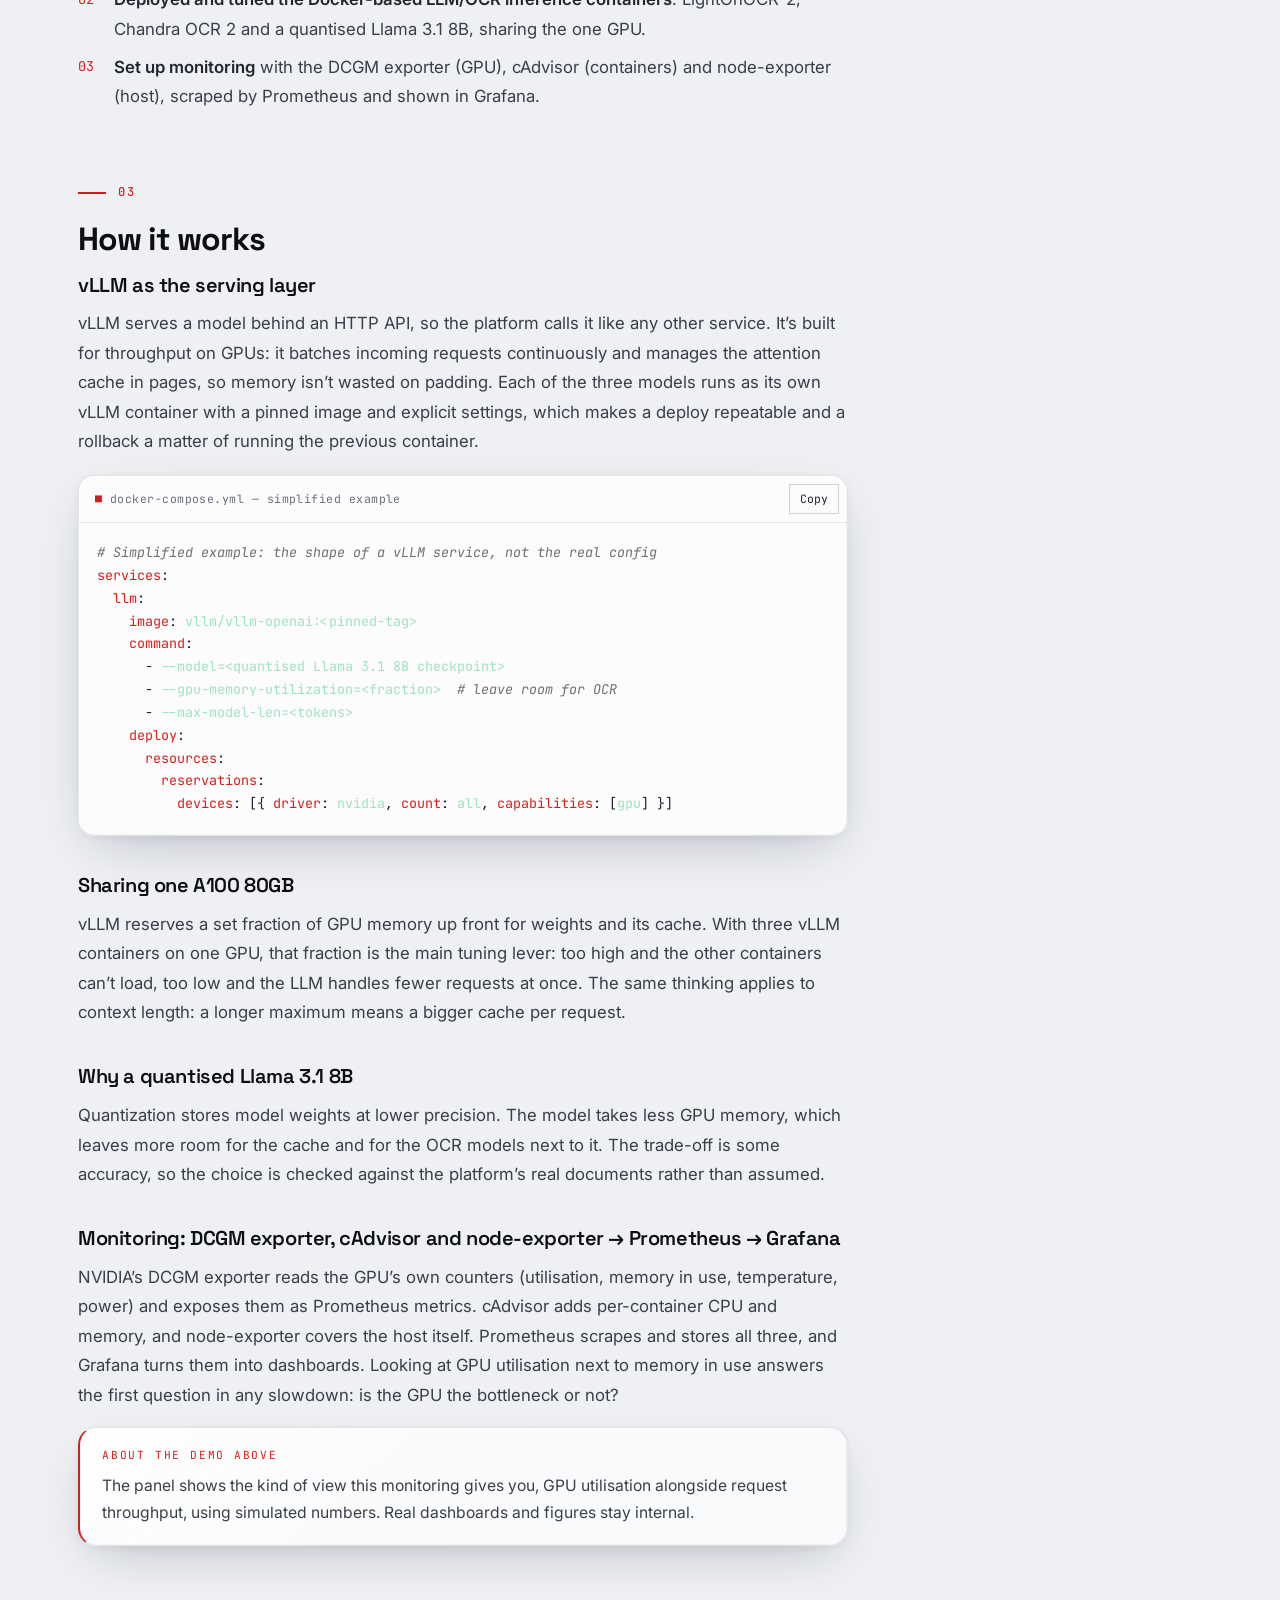
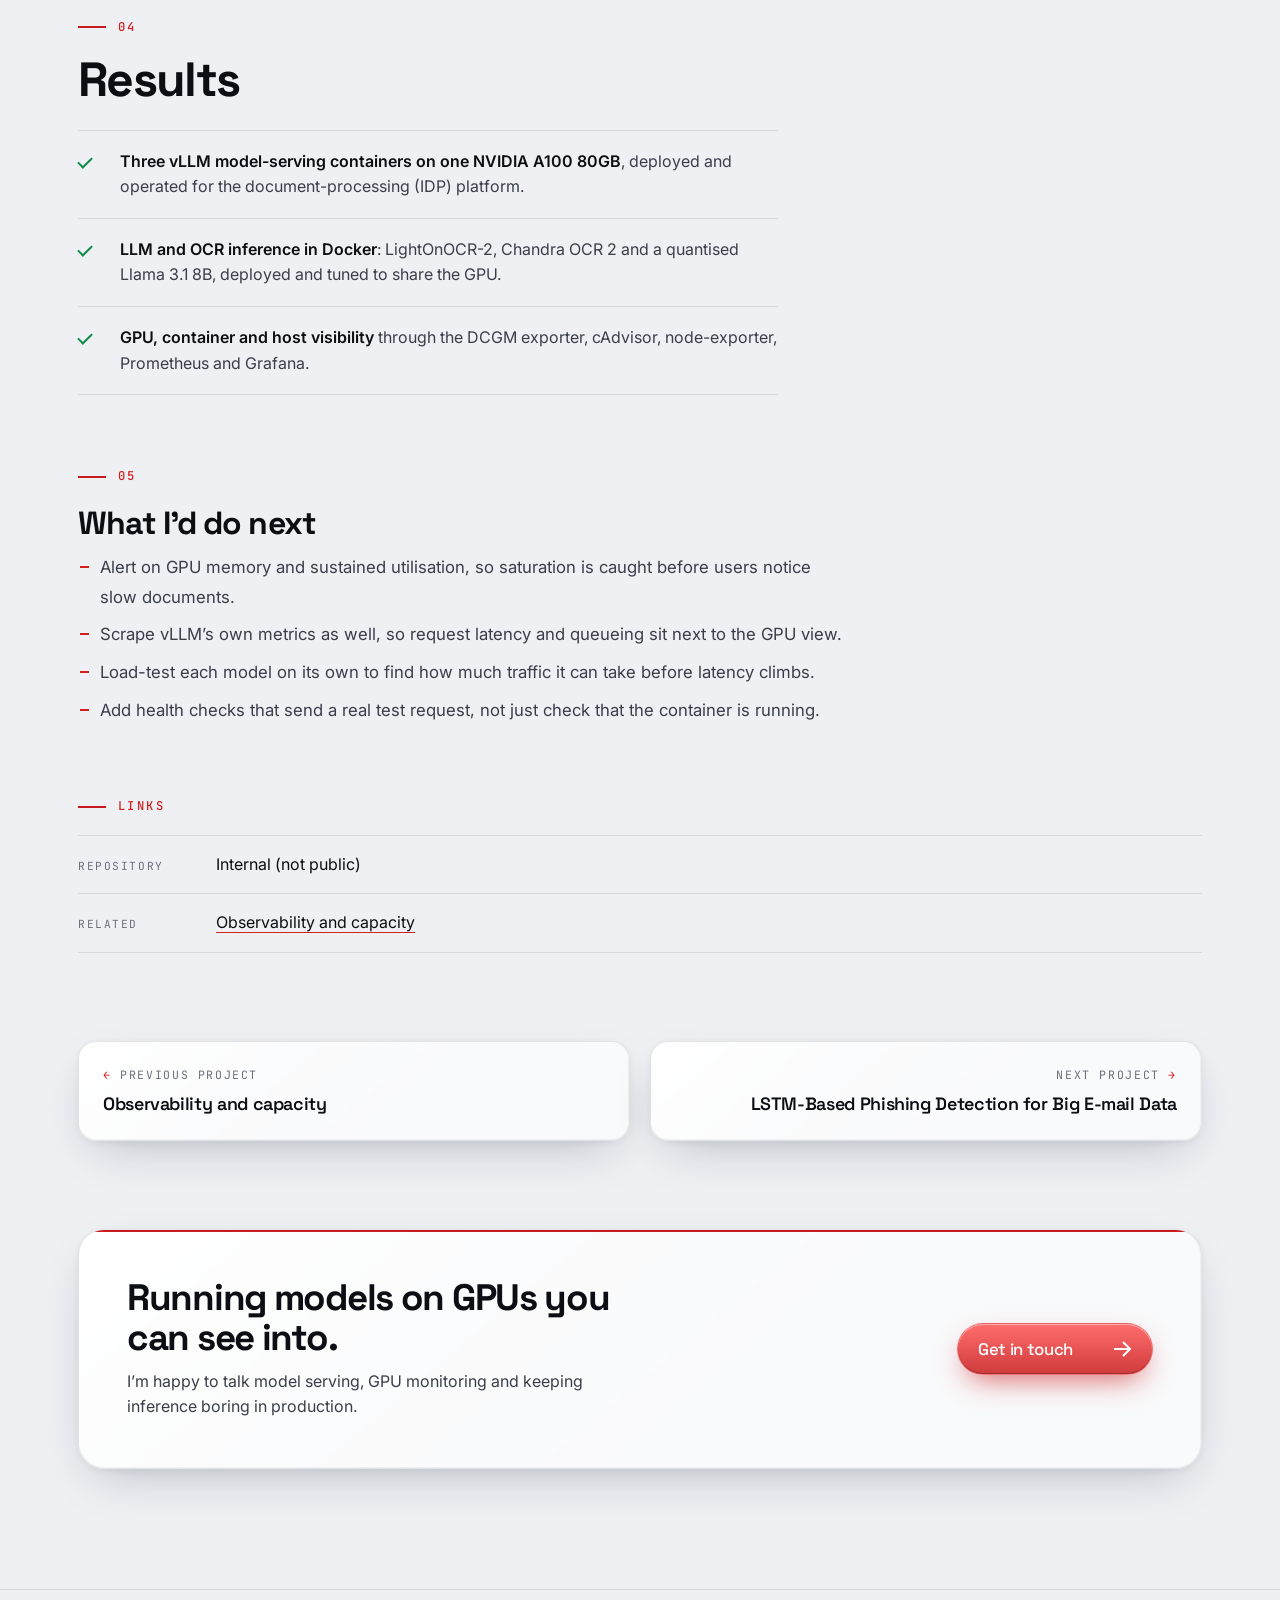
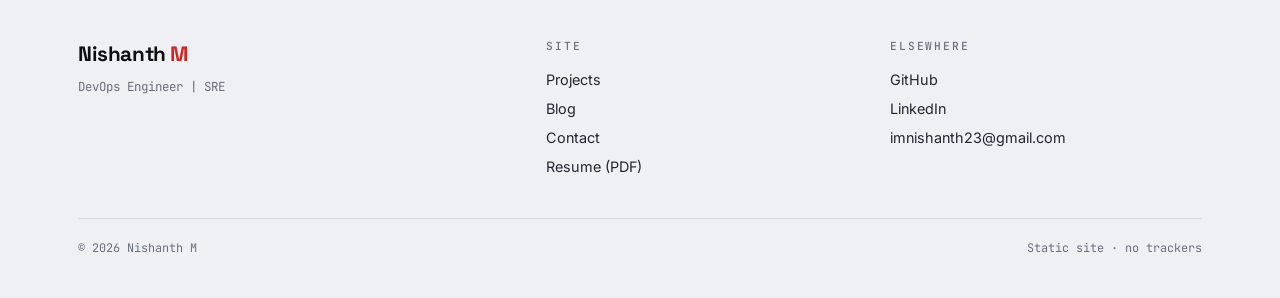
<file: projects/gpu-llm-ocr-serving.html>
<!DOCTYPE html>
<html lang="en">
<head>
<meta charset="UTF-8">
<meta name="viewport" content="width=device-width, initial-scale=1.0, viewport-fit=cover">
<title>GPU LLM/OCR serving with vLLM on A100 — Nishanth M</title>
<meta name="description" content="Three vLLM model-serving containers on a single NVIDIA A100 80GB for a document-processing (IDP) platform, serving LightOnOCR-2, Chandra OCR 2 and a quantised Llama 3.1 8B, with GPU monitoring via the DCGM exporter, cAdvisor, node-exporter, Prometheus and Grafana.">
<meta name="author" content="Nishanth M">
<meta name="theme-color" content="#000000">
<meta name="color-scheme" content="dark">
<!-- Open Graph -->
<meta property="og:type" content="website">
<meta property="og:site_name" content="Nishanth M — DevOps / SRE">
<meta property="og:title" content="GPU LLM/OCR serving with vLLM on A100 — Nishanth M">
<meta property="og:description" content="Three vLLM model-serving containers on a single NVIDIA A100 80GB for a document-processing (IDP) platform, serving LightOnOCR-2, Chandra OCR 2 and a quantised Llama 3.1 8B, with GPU monitoring via the DCGM exporter, cAdvisor, node-exporter, Prometheus and Grafana.">
<meta property="og:url" content="https://mnishanth23.github.io/projects/gpu-llm-ocr-serving.html">
<link rel="canonical" href="https://mnishanth23.github.io/projects/gpu-llm-ocr-serving.html">
<meta property="og:image" content="https://mnishanth23.github.io/og.png">
<meta name="twitter:card" content="summary_large_image">
<link rel="icon" type="image/png" href="../favicon.png">
<link rel="apple-touch-icon" href="../logo.png">
<!-- Fonts: Space Grotesk (headings), Inter (body), JetBrains Mono (labels/code) -->
<link rel="preconnect" href="https://fonts.googleapis.com">
<link rel="preconnect" href="https://fonts.gstatic.com" crossorigin>
<link href="https://fonts.googleapis.com/css2?family=Space+Grotesk:wght@500;600;700&amp;family=Inter:wght@400;500;600&amp;family=JetBrains+Mono:wght@400;500&amp;display=swap" rel="stylesheet">
<link rel="stylesheet" href="../blog/assets/style.css">
<link rel="stylesheet" href="../blog/assets/site.css">
<link rel="stylesheet" href="assets/projects.css">
<script>try{var t=localStorage.getItem('theme');document.documentElement.setAttribute('data-theme',t?t:(matchMedia('(prefers-color-scheme: light)').matches?'light':'dark'))}catch(e){document.documentElement.setAttribute('data-theme','dark')}</script>
<!-- html.js gates the hidden state of scroll-reveal elements (no-JS shows everything).
     html.vt-nav = this page was entered via a view transition, so skip the fallback fade. -->
<script>document.documentElement.classList.add('js');addEventListener('pagereveal',function(e){if(e.viewTransition)document.documentElement.classList.add('vt-nav')});</script>
</head>
<body>
<a class="skip-link" href="#main">Skip to content</a>

<!-- ============ SITE HEADER (identical on every page; set aria-current on the active link) ============ -->
<header class="site-header">
  <nav class="wrap" aria-label="Primary">
    <a class="logo" href="../index.html" aria-label="Nishanth M — home">
      <img src="../logo.png" alt="" width="32" height="32">
      <span class="logo-text">Nishanth <span>M</span></span>
    </a>
    <ul class="nav-links" role="list">
        <li><a href="../index.html">Home</a></li>
        <li><a href="../index.html#projects">Projects</a></li>
        <li><a href="../blog/index.html">Blog</a></li>
        <li><a href="../index.html#contact">Contact</a></li>
        <li><a class="btn btn-red btn-sm" href="../resume.pdf" download>Resume <svg viewBox="0 0 19 16" fill="none" aria-hidden="true"><path d="M9.5 1v10M4.5 6.5l5 5 5-5M2 15h15" stroke="currentColor" stroke-width="2"/></svg></a></li>
    </ul>
    <button class="nav-toggle" type="button" aria-expanded="false" aria-controls="menu" aria-label="Open menu">
      <span></span><span></span><span></span>
    </button>
  </nav>
</header>
<!-- Mobile menu overlay (outside the header on purpose — see css section 04) -->
<div class="menu" id="menu" aria-hidden="true">
  <ul role="list">
    <li style="--i:0"><a href="../index.html"><small>01</small>Home</a></li>
    <li style="--i:1"><a href="../index.html#projects"><small>02</small>Projects</a></li>
    <li style="--i:2"><a href="../blog/index.html"><small>03</small>Blog</a></li>
    <li style="--i:3"><a href="../index.html#contact"><small>04</small>Contact</a></li>
  </ul>
  <div class="menu-foot">
    <a class="btn btn-red" href="../resume.pdf" download>Download resume <svg viewBox="0 0 19 16" fill="none" aria-hidden="true"><path d="M9.5 1v10M4.5 6.5l5 5 5-5M2 15h15" stroke="currentColor" stroke-width="2"/></svg></a>
    <span>imnishanth23@gmail.com</span>
  </div>
</div>
<main id="main">
  <article class="wrap">

    <!-- BLOCK 1 · BREADCRUMB -->
    <nav class="crumbs" aria-label="Breadcrumb">
      <ol>
        <li><a href="../index.html">Home</a></li>
        <li><a href="../index.html#projects">Projects</a></li>
        <li><span aria-current="page">GPU LLM/OCR serving with vLLM on A100</span></li>
      </ol>
    </nav>

    <!-- BLOCK 2 · HERO: category eyebrow, title (view transition), summary -->
    <header class="proj-hero">
      <p class="eyebrow">AI infra · Work project</p>
      <h1 style="view-transition-name: proj-title-gpu-llm-ocr-serving">GPU LLM/OCR serving with vLLM on A100</h1>
      <p class="proj-summary">I deployed and operate three vLLM model-serving containers on a single NVIDIA A100 80GB GPU server that our document-processing (IDP) platform relies on. They serve LightOnOCR-2, Chandra OCR 2 and a quantised Llama 3.1 8B. I tuned the Docker-based inference containers to share the one GPU, and set up monitoring with the DCGM exporter, cAdvisor, node-exporter, Prometheus and Grafana.</p>

      <!-- Hero banner: SAME markup as the card media so it morphs (proj-<slug>) -->
      <div class="card-media proj-banner bn-banner" style="view-transition-name: proj-gpu-llm-ocr-serving" aria-hidden="true">
        <svg class="bn-svg bn-svg--wide" data-bn="gpu" viewBox="0 0 1000 320" role="img" aria-label="Animated diagram: the client sends documents to the API / IDP platform, which fans requests out to three vLLM containers sharing one NVIDIA A100 80GB (LightOnOCR-2, Chandra OCR 2 and a quantised Llama 3.1 8B); DCGM exporter, cAdvisor and node-exporter feed Prometheus and Grafana. Bar values are simulated." focusable="false"><g class="bn-node " data-k="client"><rect class="bn-box" x="20" y="70" width="110" height="50" rx="9"/><text class="bn-label" x="75.0" y="93.0" text-anchor="middle">Client</text><text class="bn-sub" x="75.0" y="108.0" text-anchor="middle">documents in</text></g><g class="bn-node " data-k="api"><rect class="bn-box" x="160" y="62" width="170" height="66" rx="9"/><text class="bn-label" x="245.0" y="93.0" text-anchor="middle">API / IDP platform</text><text class="bn-sub" x="245.0" y="108.0" text-anchor="middle">document processing</text></g><g class="bn-edge " data-k="e_client"><path d="M130 95 L160 95"/><path class="bn-head" d="M160.0 95.0 L153.0 98.6 L153.0 91.4Z"/></g><g class="bn-grp"><rect x="360" y="14" width="362" height="292" rx="14"/><text class="bn-cap" x="372" y="31">NVIDIA A100 80GB · DOCKER</text></g><g class="bn-node " data-k="v0"><rect class="bn-box" x="378" y="34" width="326" height="62" rx="9"/><text class="bn-label" x="390" y="59" text-anchor="start">LightOnOCR-2</text><text class="bn-sub" x="390" y="76" text-anchor="start">vLLM · OCR</text></g><text class="bn-elab" x="596" y="59" text-anchor="end">util</text><rect class="bn-track" x="604" y="52" width="88" height="9" rx="4.5"/><rect class="bn-fill " data-k="u0" data-w="88" x="604" y="52" width="8.8" height="9" rx="4.5"/><text class="bn-elab" x="596" y="79" text-anchor="end">cache</text><rect class="bn-track" x="604" y="72" width="88" height="9" rx="4.5"/><rect class="bn-fill bn-fill--blue" data-k="m0" data-w="88" x="604" y="72" width="17.6" height="9" rx="4.5"/><g class="bn-edge " data-k="e_api_v0"><path d="M330 95 L344 95 L344 65 L378 65"/><path class="bn-head" d="M378.0 65.0 L371.0 68.6 L371.0 61.4Z"/></g><g class="bn-node " data-k="v1"><rect class="bn-box" x="378" y="108" width="326" height="62" rx="9"/><text class="bn-label" x="390" y="133" text-anchor="start">Chandra OCR 2</text><text class="bn-sub" x="390" y="150" text-anchor="start">vLLM · OCR</text></g><text class="bn-elab" x="596" y="133" text-anchor="end">util</text><rect class="bn-track" x="604" y="126" width="88" height="9" rx="4.5"/><rect class="bn-fill " data-k="u1" data-w="88" x="604" y="126" width="8.8" height="9" rx="4.5"/><text class="bn-elab" x="596" y="153" text-anchor="end">cache</text><rect class="bn-track" x="604" y="146" width="88" height="9" rx="4.5"/><rect class="bn-fill bn-fill--blue" data-k="m1" data-w="88" x="604" y="146" width="17.6" height="9" rx="4.5"/><g class="bn-edge " data-k="e_api_v1"><path d="M330 95 L344 95 L344 139 L378 139"/><path class="bn-head" d="M378.0 139.0 L371.0 142.6 L371.0 135.4Z"/></g><g class="bn-node " data-k="v2"><rect class="bn-box" x="378" y="182" width="326" height="62" rx="9"/><text class="bn-label" x="390" y="207" text-anchor="start">Llama 3.1 8B</text><text class="bn-sub" x="390" y="224" text-anchor="start">vLLM · LLM · quantised</text></g><text class="bn-elab" x="596" y="207" text-anchor="end">util</text><rect class="bn-track" x="604" y="200" width="88" height="9" rx="4.5"/><rect class="bn-fill " data-k="u2" data-w="88" x="604" y="200" width="8.8" height="9" rx="4.5"/><text class="bn-elab" x="596" y="227" text-anchor="end">cache</text><rect class="bn-track" x="604" y="220" width="88" height="9" rx="4.5"/><rect class="bn-fill bn-fill--blue" data-k="m2" data-w="88" x="604" y="220" width="17.6" height="9" rx="4.5"/><g class="bn-edge " data-k="e_api_v2"><path d="M330 95 L344 95 L344 213 L378 213"/><path class="bn-head" d="M378.0 213.0 L371.0 216.6 L371.0 209.4Z"/></g><text class="bn-elab" x="378" y="266" text-anchor="start">GPU memory · 80 GB  (simulated values)</text><rect class="bn-track" data-k="gtrack" x="378" y="274" width="326" height="14" rx="7"/><rect class="bn-gseg bn-gseg0" data-k="g0" x="378" y="274" width="10" height="14" rx="2"/><rect class="bn-gseg bn-gseg1" data-k="g1" x="378" y="274" width="10" height="14" rx="2"/><rect class="bn-gseg bn-gseg2" data-k="g2" x="378" y="274" width="10" height="14" rx="2"/><g class="bn-node " data-k="dcgm"><rect class="bn-box" x="752" y="40" width="122" height="46" rx="9"/><text class="bn-label" x="813.0" y="61.0" text-anchor="middle">DCGM exporter</text><text class="bn-sub" x="813.0" y="76.0" text-anchor="middle">GPU</text></g><g class="bn-node " data-k="cadv"><rect class="bn-box" x="752" y="114" width="122" height="46" rx="9"/><text class="bn-label" x="813.0" y="135.0" text-anchor="middle">cAdvisor</text><text class="bn-sub" x="813.0" y="150.0" text-anchor="middle">containers</text></g><g class="bn-node " data-k="nodeexp"><rect class="bn-box" x="752" y="188" width="122" height="46" rx="9"/><text class="bn-label" x="813.0" y="209.0" text-anchor="middle">node-exporter</text><text class="bn-sub" x="813.0" y="224.0" text-anchor="middle">host</text></g><g class="bn-edge " data-k="e_gpu_dcgm"><path d="M722 63 L752 63"/><path class="bn-head" d="M752.0 63.0 L745.0 66.6 L745.0 59.4Z"/></g><g class="bn-edge " data-k="e_gpu_cad"><path d="M722 137 L752 137"/><path class="bn-head" d="M752.0 137.0 L745.0 140.6 L745.0 133.4Z"/></g><g class="bn-edge " data-k="e_gpu_node"><path d="M722 211 L752 211"/><path class="bn-head" d="M752.0 211.0 L745.0 214.6 L745.0 207.4Z"/></g><g class="bn-node " data-k="prom"><rect class="bn-box" x="892" y="86" width="96" height="52" rx="9"/><text class="bn-label" x="940.0" y="108" text-anchor="middle">Prometheus</text><text class="bn-sub" x="940.0" y="124" text-anchor="middle">scrape</text></g><g class="bn-edge " data-k="e_dcgm_p"><path d="M874 63 L883 63 L883 112 L892 112"/></g><g class="bn-edge " data-k="e_cad_p"><path d="M874 137 L883 137 L883 112 L892 112"/><path class="bn-head" d="M892.0 112.0 L885.0 115.6 L885.0 108.4Z"/></g><g class="bn-edge " data-k="e_node_p"><path d="M874 211 L883 211 L883 112 L892 112"/></g><g class="bn-node " data-k="graf"><rect class="bn-box" x="892" y="170" width="96" height="96" rx="9"/><text class="bn-label" x="940.0" y="190" text-anchor="middle">Grafana</text><text class="bn-sub" x="940.0" y="205" text-anchor="middle">dashboards</text></g><path class="bn-spark" data-k="spark" d="M902 250 L978 250"/><g class="bn-edge " data-k="e_p_g"><path d="M940 138 L940 170"/><path class="bn-head" d="M940.0 170.0 L936.4 163.0 L943.6 163.0Z"/></g><g class="bn-packets"></g></svg>
        <svg class="bn-svg bn-svg--tall" data-bn="gpu" viewBox="0 0 360 640" role="img" aria-label="Animated diagram: the client sends documents to the API / IDP platform, which fans requests out to three vLLM containers sharing one NVIDIA A100 80GB (LightOnOCR-2, Chandra OCR 2 and a quantised Llama 3.1 8B); DCGM exporter, cAdvisor and node-exporter feed Prometheus and Grafana. Bar values are simulated." focusable="false"><g class="bn-node " data-k="client"><rect class="bn-box" x="8" y="8" width="112" height="46" rx="9"/><text class="bn-label" x="64.0" y="29.0" text-anchor="middle">Client</text><text class="bn-sub" x="64.0" y="44.0" text-anchor="middle">documents in</text></g><g class="bn-node " data-k="api"><rect class="bn-box" x="150" y="8" width="202" height="46" rx="9"/><text class="bn-label" x="251.0" y="29.0" text-anchor="middle">API / IDP platform</text><text class="bn-sub" x="251.0" y="44.0" text-anchor="middle">document processing</text></g><g class="bn-edge " data-k="e_client"><path d="M120 31 L150 31"/><path class="bn-head" d="M150.0 31.0 L143.0 34.6 L143.0 27.4Z"/></g><g class="bn-grp"><rect x="6" y="76" width="348" height="312" rx="14"/><text class="bn-cap" x="18" y="93">A100 80GB · DOCKER</text></g><g class="bn-node " data-k="v0"><rect class="bn-box" x="20" y="102" width="326" height="62" rx="9"/><text class="bn-label" x="32" y="127" text-anchor="start">LightOnOCR-2</text><text class="bn-sub" x="32" y="144" text-anchor="start">vLLM · OCR</text></g><text class="bn-elab" x="216" y="127" text-anchor="end">util</text><rect class="bn-track" x="224" y="120" width="110" height="9" rx="4.5"/><rect class="bn-fill " data-k="u0" data-w="110" x="224" y="120" width="11.0" height="9" rx="4.5"/><text class="bn-elab" x="216" y="147" text-anchor="end">cache</text><rect class="bn-track" x="224" y="140" width="110" height="9" rx="4.5"/><rect class="bn-fill bn-fill--blue" data-k="m0" data-w="110" x="224" y="140" width="22.0" height="9" rx="4.5"/><g class="bn-edge " data-k="e_api_v0"><path d="M250 54 L250 66 L12 66 L12 133 L20 133"/><path class="bn-head" d="M20.0 133.0 L13.0 136.6 L13.0 129.4Z"/></g><g class="bn-node " data-k="v1"><rect class="bn-box" x="20" y="178" width="326" height="62" rx="9"/><text class="bn-label" x="32" y="203" text-anchor="start">Chandra OCR 2</text><text class="bn-sub" x="32" y="220" text-anchor="start">vLLM · OCR</text></g><text class="bn-elab" x="216" y="203" text-anchor="end">util</text><rect class="bn-track" x="224" y="196" width="110" height="9" rx="4.5"/><rect class="bn-fill " data-k="u1" data-w="110" x="224" y="196" width="11.0" height="9" rx="4.5"/><text class="bn-elab" x="216" y="223" text-anchor="end">cache</text><rect class="bn-track" x="224" y="216" width="110" height="9" rx="4.5"/><rect class="bn-fill bn-fill--blue" data-k="m1" data-w="110" x="224" y="216" width="22.0" height="9" rx="4.5"/><g class="bn-edge " data-k="e_api_v1"><path d="M250 54 L250 66 L12 66 L12 209 L20 209"/><path class="bn-head" d="M20.0 209.0 L13.0 212.6 L13.0 205.4Z"/></g><g class="bn-node " data-k="v2"><rect class="bn-box" x="20" y="254" width="326" height="62" rx="9"/><text class="bn-label" x="32" y="279" text-anchor="start">Llama 3.1 8B</text><text class="bn-sub" x="32" y="296" text-anchor="start">vLLM · quantised</text></g><text class="bn-elab" x="216" y="279" text-anchor="end">util</text><rect class="bn-track" x="224" y="272" width="110" height="9" rx="4.5"/><rect class="bn-fill " data-k="u2" data-w="110" x="224" y="272" width="11.0" height="9" rx="4.5"/><text class="bn-elab" x="216" y="299" text-anchor="end">cache</text><rect class="bn-track" x="224" y="292" width="110" height="9" rx="4.5"/><rect class="bn-fill bn-fill--blue" data-k="m2" data-w="110" x="224" y="292" width="22.0" height="9" rx="4.5"/><g class="bn-edge " data-k="e_api_v2"><path d="M250 54 L250 66 L12 66 L12 285 L20 285"/><path class="bn-head" d="M20.0 285.0 L13.0 288.6 L13.0 281.4Z"/></g><text class="bn-elab" x="20" y="344" text-anchor="start">GPU memory · 80 GB (simulated)</text><rect class="bn-track" data-k="gtrack" x="20" y="352" width="326" height="14" rx="7"/><rect class="bn-gseg bn-gseg0" data-k="g0" x="20" y="352" width="10" height="14" rx="2"/><rect class="bn-gseg bn-gseg1" data-k="g1" x="20" y="352" width="10" height="14" rx="2"/><rect class="bn-gseg bn-gseg2" data-k="g2" x="20" y="352" width="10" height="14" rx="2"/><g class="bn-node " data-k="dcgm"><rect class="bn-box" x="8" y="410" width="110" height="44" rx="9"/><text class="bn-label" x="63.0" y="430.0" text-anchor="middle">DCGM exporter</text><text class="bn-sub" x="63.0" y="445.0" text-anchor="middle">GPU</text></g><g class="bn-node " data-k="cadv"><rect class="bn-box" x="125" y="410" width="110" height="44" rx="9"/><text class="bn-label" x="180.0" y="430.0" text-anchor="middle">cAdvisor</text><text class="bn-sub" x="180.0" y="445.0" text-anchor="middle">containers</text></g><g class="bn-node " data-k="nodeexp"><rect class="bn-box" x="242" y="410" width="110" height="44" rx="9"/><text class="bn-label" x="297.0" y="430.0" text-anchor="middle">node-exporter</text><text class="bn-sub" x="297.0" y="445.0" text-anchor="middle">host</text></g><g class="bn-edge " data-k="e_gpu_dcgm"><path d="M63 388 L63 410"/><path class="bn-head" d="M63.0 410.0 L59.4 403.0 L66.6 403.0Z"/></g><g class="bn-edge " data-k="e_gpu_cad"><path d="M180 388 L180 410"/><path class="bn-head" d="M180.0 410.0 L176.4 403.0 L183.6 403.0Z"/></g><g class="bn-edge " data-k="e_gpu_node"><path d="M297 388 L297 410"/><path class="bn-head" d="M297.0 410.0 L293.4 403.0 L300.6 403.0Z"/></g><g class="bn-node " data-k="prom"><rect class="bn-box" x="100" y="480" width="160" height="44" rx="9"/><text class="bn-label" x="180.0" y="500.0" text-anchor="middle">Prometheus</text><text class="bn-sub" x="180.0" y="515.0" text-anchor="middle">scrape · store</text></g><g class="bn-edge " data-k="e_dcgm_p"><path d="M63 454 L63 467 L180 467 L180 480"/></g><g class="bn-edge " data-k="e_cad_p"><path d="M180 454 L180 480"/><path class="bn-head" d="M180.0 480.0 L176.4 473.0 L183.6 473.0Z"/></g><g class="bn-edge " data-k="e_node_p"><path d="M297 454 L297 467 L180 467 L180 480"/></g><g class="bn-node " data-k="graf"><rect class="bn-box" x="60" y="548" width="240" height="80" rx="9"/><text class="bn-label" x="72" y="570" text-anchor="start">Grafana</text><text class="bn-sub" x="72" y="586" text-anchor="start">GPU dashboards</text></g><path class="bn-spark" data-k="spark" d="M170 612 L288 612"/><g class="bn-edge " data-k="e_p_g"><path d="M180 524 L180 548"/><path class="bn-head" d="M180.0 548.0 L176.4 541.0 L183.6 541.0Z"/></g><g class="bn-packets"></g></svg>
        <span class="badge badge--private">Work · private</span>
        <span class="media-label">gpu://a100-80gb</span>
      </div>

      <!-- BLOCK 3 · META ROW: Role · Company · Period · Status -->
      <dl class="meta-row">
        <!-- REVIEW: role wording for this project -->
        <div><dt>Role</dt><dd>Deployment, tuning &amp; operations</dd></div>
        <div><dt>Company</dt><dd>SMI Tech Group · Madurai, Tamil Nadu</dd></div>
        <!-- TODO: dates (when the A100 serving stack was deployed) -->
        <div><dt>Period</dt><dd>Ongoing</dd></div>
        <div><dt>Status</dt><dd><span class="status-chip">Internal — source not public</span></dd></div>
      </dl>
    </header>

    <!-- BLOCK 4 · TECH & TOOLS -->
    <section class="detail-section tech-list" aria-labelledby="tech-h">
      <h2 class="eyebrow" id="tech-h">Tech &amp; tools</h2>
      <ul class="tags" role="list">
        <li>vLLM</li><li>NVIDIA A100 80GB</li><li>Docker</li><li>LightOnOCR-2</li><li>Chandra OCR 2</li><li>Llama 3.1 8B (quantised)</li><li>DCGM exporter</li><li>cAdvisor</li><li>node-exporter</li><li>Prometheus</li><li>Grafana</li>
      </ul>
    </section>

    <!-- BLOCK 5 · MEDIA: diagram figure.
         Two inline SVGs: --wide (desktop) and --tall (phones, ≤680px).
         To use a real screenshot / demo video instead, replace the two <svg>
         elements with ONE of the commented tags below . -->
    <section class="detail-section" aria-labelledby="media-h">
      <h2 class="eyebrow" id="media-h">How requests and metrics flow</h2>
      <figure class="diagram">
      <!-- REVIEW: confirm the call path (does the IDP platform call vLLM and the OCR containers directly?) and that Prometheus/Grafana run alongside or elsewhere -->
        <div class="diagram-frame">
  <svg class="diagram-svg diagram-svg--wide" viewBox="0 0 1120 436" role="img" aria-labelledby="dg-gpw-t dg-gpw-d">
    <title id="dg-gpw-t">GPU serving for the IDP platform, with GPU monitoring</title>
    <desc id="dg-gpw-d">A client sends documents to the API of the document-processing (IDP) platform. The platform calls three vLLM model-serving containers in Docker on a single NVIDIA A100 80GB GPU server: one serving a quantised Llama 3.1 8B, and two serving the OCR models LightOnOCR-2 and Chandra OCR 2. On the same server the DCGM exporter reads GPU telemetry, and cAdvisor and node-exporter report container and host metrics; Prometheus scrapes them and Grafana shows the dashboards.</desc>
    <defs>
      <marker id="ah-gpw" viewBox="0 0 10 10" refX="9" refY="5" markerWidth="8" markerHeight="8" orient="auto-start-reverse"><path class="d-head" d="M0 0L10 5L0 10z"/></marker>
      <marker id="ahr-gpw" viewBox="0 0 10 10" refX="9" refY="5" markerWidth="8" markerHeight="8" orient="auto-start-reverse"><path class="d-head--accent" d="M0 0L10 5L0 10z"/></marker>
    </defs>
    <rect class="d-box d-box--ghost" x="560" y="16" width="540" height="404"/>
    <text class="d-tag" x="580" y="42">NVIDIA A100 80GB · 3 vLLM CONTAINERS · DOCKER</text>
    <path class="d-arrow" d="M220 100H268" marker-end="url(#ah-gpw)"/>
    <path class="d-flow" d="M220 100H260"/>
    <path class="d-arrow" d="M500 100H578" marker-end="url(#ah-gpw)"/>
    <path class="d-flow" d="M500 100H570"/>
    <path class="d-arrow" d="M500 128H536V196H578" marker-end="url(#ah-gpw)"/>
    <path class="d-flow" d="M500 128H536V196H570"/>
    <path class="d-dash" d="M830 236V298" marker-end="url(#ahr-gpw)"/>
    <text class="d-sub" x="844" y="272">GPU telemetry</text>
    <path class="d-arrow" d="M580 348H512" marker-end="url(#ah-gpw)"/>
    <path class="d-flow" d="M580 348H520"/>
    <text class="d-sub" x="522" y="338" style="font-size:10.5px">scrape</text>
    <path class="d-arrow" d="M290 348H242" marker-end="url(#ah-gpw)"/>
    <path class="d-flow" d="M290 348H250"/>
    <g>
      <rect class="d-box" x="20" y="52" width="200" height="96"/>
      <text class="d-num" x="34" y="74">01</text>
      <text class="d-label" x="34" y="116">Client</text>
      <text class="d-sub" x="34" y="135">documents in</text>
    </g>
    <g>
      <rect class="d-box" x="270" y="52" width="230" height="96"/>
      <text class="d-num" x="284" y="74">02</text>
      <text class="d-label" x="284" y="116">API / IDP platform</text>
      <text class="d-sub" x="284" y="135">document processing</text>
    </g>
    <g>
      <rect class="d-box d-box--accent" x="580" y="60" width="500" height="80"/>
      <text class="d-num" x="594" y="82">03</text><text class="d-tag" x="1066" y="82" text-anchor="end">LLM</text>
      <text class="d-label" x="594" y="108">vLLM · LLM</text>
      <text class="d-sub" x="594" y="127">quantised Llama 3.1 8B</text>
    </g>
    <g>
      <rect class="d-box d-box--accent" x="580" y="156" width="500" height="80"/>
      <text class="d-num" x="594" y="178">04</text><text class="d-tag" x="1066" y="178" text-anchor="end">OCR</text>
      <text class="d-label" x="594" y="204">vLLM · OCR ×2</text>
      <text class="d-sub" x="594" y="223">LightOnOCR-2 · Chandra OCR 2</text>
    </g>
    <g>
      <rect class="d-box" x="580" y="300" width="500" height="96"/>
      <text class="d-num" x="594" y="322">05</text><text class="d-tag" x="1066" y="322" text-anchor="end">METRICS</text>
      <text class="d-label" x="594" y="364">DCGM exporter</text>
      <text class="d-sub" x="594" y="383">+ cAdvisor · node-exporter</text>
    </g>
    <g>
      <rect class="d-box" x="290" y="300" width="220" height="96"/>
      <text class="d-num" x="304" y="322">06</text>
      <text class="d-label" x="304" y="364">Prometheus</text>
      <text class="d-sub" x="304" y="383">scrapes &amp; stores</text>
    </g>
    <g>
      <rect class="d-box d-box--ok" x="20" y="300" width="220" height="96"/>
      <text class="d-num" x="34" y="322">07</text>
      <text class="d-label" x="34" y="364">Grafana</text>
      <text class="d-sub" x="34" y="383">GPU dashboards</text>
    </g>
  </svg>
  <svg class="diagram-svg diagram-svg--tall" viewBox="0 0 360 832" role="img" aria-labelledby="dg-gpt-t dg-gpt-d">
    <title id="dg-gpt-t">GPU serving for the IDP platform, with GPU monitoring</title>
    <desc id="dg-gpt-d">A client sends documents to the API of the document-processing (IDP) platform. The platform calls three vLLM model-serving containers in Docker on a single NVIDIA A100 80GB GPU server: one serving a quantised Llama 3.1 8B, and two serving the OCR models LightOnOCR-2 and Chandra OCR 2. On the same server the DCGM exporter reads GPU telemetry, and cAdvisor and node-exporter report container and host metrics; Prometheus scrapes them and Grafana shows the dashboards.</desc>
    <defs>
      <marker id="ah-gpt" viewBox="0 0 10 10" refX="9" refY="5" markerWidth="8" markerHeight="8" orient="auto-start-reverse"><path class="d-head" d="M0 0L10 5L0 10z"/></marker>
      <marker id="ahr-gpt" viewBox="0 0 10 10" refX="9" refY="5" markerWidth="8" markerHeight="8" orient="auto-start-reverse"><path class="d-head--accent" d="M0 0L10 5L0 10z"/></marker>
    </defs>
    <rect class="d-box d-box--ghost" x="10" y="228" width="340" height="364"/>
    <text class="d-tag" x="336" y="250" text-anchor="end">A100 80GB · DOCKER</text>
    <path class="d-arrow" d="M60 90V124" marker-end="url(#ah-gpt)"/>
    <path class="d-flow" d="M60 90V116"/>
    <path class="d-arrow" d="M60 206V260" marker-end="url(#ah-gpt)"/>
    <path class="d-flow" d="M60 206V252"/>
    <path class="d-arrow" d="M320 166.0H342V418.0H318" marker-end="url(#ah-gpt)"/>
    <path class="d-dash" d="M60 458V492" marker-end="url(#ahr-gpt)"/>
    <path class="d-arrow" d="M60 574V620" marker-end="url(#ah-gpt)"/>
    <path class="d-flow" d="M60 574V612"/>
    <path class="d-arrow" d="M60 702V736" marker-end="url(#ah-gpt)"/>
    <path class="d-flow" d="M60 702V728"/>
    <g>
      <rect class="d-box" x="20" y="10" width="300" height="80"/>
      <text class="d-num" x="34" y="32">01</text>
      <text class="d-label" x="34" y="58">Client</text>
      <text class="d-sub" x="34" y="77">documents in</text>
    </g>
    <g>
      <rect class="d-box" x="20" y="126" width="300" height="80"/>
      <text class="d-num" x="34" y="148">02</text>
      <text class="d-label" x="34" y="174">API / IDP platform</text>
      <text class="d-sub" x="34" y="193">document processing</text>
    </g>
    <g>
      <rect class="d-box d-box--accent" x="24" y="262" width="292" height="80"/>
      <text class="d-num" x="38" y="284">03</text><text class="d-tag" x="302" y="284" text-anchor="end">LLM</text>
      <text class="d-label" x="38" y="310">vLLM · LLM</text>
      <text class="d-sub" x="38" y="329">quantised Llama 3.1 8B</text>
    </g>
    <g>
      <rect class="d-box d-box--accent" x="24" y="378" width="292" height="80"/>
      <text class="d-num" x="38" y="400">04</text><text class="d-tag" x="302" y="400" text-anchor="end">OCR</text>
      <text class="d-label" x="38" y="426">vLLM · OCR ×2</text>
      <text class="d-sub" x="38" y="445">LightOnOCR-2 · Chandra OCR 2</text>
    </g>
    <g>
      <rect class="d-box" x="24" y="494" width="292" height="80"/>
      <text class="d-num" x="38" y="516">05</text><text class="d-tag" x="302" y="516" text-anchor="end">METRICS</text>
      <text class="d-label" x="38" y="542">DCGM exporter</text>
      <text class="d-sub" x="38" y="561">+ cAdvisor · node-exporter</text>
    </g>
    <g>
      <rect class="d-box" x="20" y="622" width="300" height="80"/>
      <text class="d-num" x="34" y="644">06</text>
      <text class="d-label" x="34" y="670">Prometheus</text>
      <text class="d-sub" x="34" y="689">scrapes &amp; stores</text>
    </g>
    <g>
      <rect class="d-box d-box--ok" x="20" y="738" width="300" height="80"/>
      <text class="d-num" x="34" y="760">07</text>
      <text class="d-label" x="34" y="786">Grafana</text>
      <text class="d-sub" x="34" y="805">GPU dashboards</text>
    </g>
  </svg>
          <!-- <img src="../assets/screens/gpu-llm-ocr-serving-01.webp" alt="Grafana dashboard showing A100 GPU utilisation and memory from the DCGM exporter" width="1600" height="900" loading="lazy" decoding="async"> -->
          <!-- <video src="../assets/screens/gpu-llm-ocr-serving-demo.mp4" poster="../assets/screens/gpu-llm-ocr-serving-poster.webp" controls muted playsinline preload="none" width="1600" height="900"></video> -->
        </div>
        <figcaption><strong>Diagram — illustrative architecture</strong><span>Services simplified; host names omitted</span></figcaption>
      </figure>
    </section>

    <!-- BLOCK 5b · DEMO PANEL: SIMULATED data only (random walk in the browser).
         Styles: blog/assets/style.css section 19c + projects/assets/projects.css · Script: inline at the bottom of this page. -->
    <section class="detail-section" aria-labelledby="demo-h">
      <h2 class="eyebrow" id="demo-h">Demo panel · simulated</h2>
      <div class="gpu-demo">
        <div class="gpu-demo-flag" role="note">
          <strong>Simulated demo data, not production metrics</strong>
          <span>Numbers are generated in your browser by a random walk. The panel shows the kind of GPU view I build, not real figures from any server.</span>
        </div>
        <div class="gpu-demo-head">
          <p class="gpu-demo-title">GPU dashboard <small>demo · 1 point per second</small></p>
          <div class="gpu-demo-ctl">
            <span class="gpu-demo-state" data-gpu-state>Idle</span>
            <button class="gpu-demo-toggle" type="button" aria-pressed="false">Pause</button>
          </div>
        </div>
        <div class="gpu-demo-grid">
          <div class="gpu-demo-readouts">
            <div class="gpu-stat gpu-stat--meter">
              <span class="k">GPU utilisation <em>(simulated)</em></span>
              <span class="v"><b data-gpu-util>0</b><i>%</i></span>
              <div class="gpu-meter" role="meter" aria-label="Simulated GPU utilisation" aria-valuemin="0" aria-valuemax="100" aria-valuenow="0"><span class="gpu-meter-fill"></span></div>
              <div class="gpu-meter-scale" aria-hidden="true"><span>0</span><span>50</span><span>100</span></div>
            </div>
            <div class="gpu-stat">
              <span class="k">Request throughput <em>(simulated)</em></span>
              <span class="v"><b data-gpu-rps>0</b><i>req/s</i></span>
            </div>
          </div>
          <div class="gpu-demo-charts">
            <figure class="gpu-chart">
              <figcaption>GPU utilisation <span>% · last 60 s</span></figcaption>
              <canvas data-series="util" role="img" aria-label="Line chart of simulated GPU utilisation over the last 60 seconds. Demo data, not production metrics."></canvas>
            </figure>
            <figure class="gpu-chart">
              <figcaption>Request throughput <span>req/s · last 60 s</span></figcaption>
              <canvas data-series="rps" role="img" aria-label="Line chart of simulated request throughput over the last 60 seconds. Demo data, not production metrics."></canvas>
            </figure>
          </div>
        </div>
        <p class="gpu-demo-foot">SIMULATED · values are generated, not read from any server · hover a chart to inspect a point</p>
      </div>
    </section>

    <!-- BLOCK 6 · THE PROBLEM -->
    <section class="detail-section" aria-labelledby="problem-h">
      <p class="eyebrow">01</p>
      <div class="prose">
        <h2 id="problem-h" style="margin-top:.4em">The problem</h2>
        <p>The document-processing platform needs two kinds of model at once: OCR models that turn page images into text, and an LLM that works with that text. All three models run on one NVIDIA A100 80GB, and they all want the same thing: GPU memory.</p>
        <ul>
          <li>Models have to be <strong>served reliably</strong>, as long-running containers the platform can call, not as scripts someone starts by hand.</li>
          <li>Several models <strong>share one GPU</strong>, so each one&rsquo;s memory footprint and settings affect the others.</li>
          <li>Without GPU metrics, a slow pipeline is <strong>guesswork</strong>: is the GPU saturated, is memory full, or is the bottleneck somewhere else?</li>
        </ul>
        <!-- REVIEW: the problem framing (shared-GPU pressure, no prior GPU metrics) is a general description, not confirmed specifics -->
      </div>
    </section>

    <!-- BLOCK 7 · WHAT I DID -->
    <section class="detail-section" aria-labelledby="did-h">
      <p class="eyebrow">02</p>
      <div class="prose">
        <h2 id="did-h" style="margin-top:.4em">What I did</h2>
        <ol>
          <li><strong>Deployed three vLLM model-serving containers</strong> on a single NVIDIA A100 80GB GPU server for the IDP platform, and I operate them.</li>
          <li><strong>Deployed and tuned the Docker-based LLM/OCR inference containers</strong>: LightOnOCR-2, Chandra OCR 2 and a quantised Llama 3.1 8B, sharing the one GPU.</li>
          <li><strong>Set up monitoring</strong> with the DCGM exporter (GPU), cAdvisor (containers) and node-exporter (host), scraped by Prometheus and shown in Grafana.</li>
        </ol>
      </div>
    </section>

    <!-- BLOCK 8 · HOW IT WORKS (technical depth; practice, not invented numbers) -->
    <section class="detail-section" aria-labelledby="how-h">
      <p class="eyebrow">03</p>
      <div class="prose">
        <h2 id="how-h" style="margin-top:.4em">How it works</h2>
        <h3>vLLM as the serving layer</h3>
        <p>vLLM serves a model behind an HTTP API, so the platform calls it like any other service. It&rsquo;s built for throughput on GPUs: it batches incoming requests continuously and manages the attention cache in pages, so memory isn&rsquo;t wasted on padding. Each of the three models runs as its own vLLM container with a pinned image and explicit settings, which makes a deploy repeatable and a rollback a matter of running the previous container.</p>

        <figure class="code">
          <figcaption class="code-head"><span class="label">docker-compose.yml — simplified example</span></figcaption>
<pre><code><span class="c"># Simplified example: the shape of a vLLM service, not the real config</span>
<span class="k">services</span>:
  <span class="k">llm</span>:
    <span class="k">image</span>: <span class="s">vllm/vllm-openai:&lt;pinned-tag&gt;</span>
    <span class="k">command</span>:
      - <span class="s">--model=&lt;quantised Llama 3.1 8B checkpoint&gt;</span>
      - <span class="s">--gpu-memory-utilization=&lt;fraction&gt;</span>  <span class="c"># leave room for OCR</span>
      - <span class="s">--max-model-len=&lt;tokens&gt;</span>
    <span class="k">deploy</span>:
      <span class="k">resources</span>:
        <span class="k">reservations</span>:
          <span class="k">devices</span>: [{ <span class="k">driver</span>: <span class="s">nvidia</span>, <span class="k">count</span>: <span class="s">all</span>, <span class="k">capabilities</span>: [<span class="s">gpu</span>] }]</code></pre>
        </figure>
        <!-- REVIEW: snippet is illustrative. Confirm how the containers are actually run (compose vs. docker run), which vLLM flags were tuned, and which values -->

        <h3>Sharing one A100 80GB</h3>
        <p>vLLM reserves a set fraction of GPU memory up front for weights and its cache. With three vLLM containers on one GPU, that fraction is the main tuning lever: too high and the other containers can&rsquo;t load, too low and the LLM handles fewer requests at once. The same thinking applies to context length: a longer maximum means a bigger cache per request.</p>
        <!-- REVIEW: general practice; the actual memory split between the LLM and OCR containers is not stated -->

        <h3>Why a quantised Llama 3.1 8B</h3>
        <p>Quantization stores model weights at lower precision. The model takes less GPU memory, which leaves more room for the cache and for the OCR models next to it. The trade-off is some accuracy, so the choice is checked against the platform&rsquo;s real documents rather than assumed.</p>
        <!-- REVIEW: quantization method/bit-width and how output quality was checked are not stated -->

        <h3>Monitoring: DCGM exporter, cAdvisor and node-exporter → Prometheus → Grafana</h3>
        <p>NVIDIA&rsquo;s DCGM exporter reads the GPU&rsquo;s own counters (utilisation, memory in use, temperature, power) and exposes them as Prometheus metrics. cAdvisor adds per-container CPU and memory, and node-exporter covers the host itself. Prometheus scrapes and stores all three, and Grafana turns them into dashboards. Looking at GPU utilisation next to memory in use answers the first question in any slowdown: is the GPU the bottleneck or not?</p>
        <!-- REVIEW: which DCGM metrics and dashboards are used in practice -->

        <aside class="callout">
          <span class="callout-k">About the demo above</span>
          <p>The panel shows the kind of view this monitoring gives you, GPU utilisation alongside request throughput, using simulated numbers. Real dashboards and figures stay internal.</p>
        </aside>
      </div>
    </section>

    <!-- BLOCK 9 · RESULTS (only real, verified outcomes) -->
    <section class="detail-section" aria-labelledby="results-h">
      <p class="eyebrow">04</p>
      <h2 class="h2" id="results-h" style="margin-bottom:24px">Results</h2>
      <ul class="results" role="list">
        <li><span><strong>Three vLLM model-serving containers on one NVIDIA A100 80GB</strong>, deployed and operated for the document-processing (IDP) platform.</span></li>
        <li><span><strong>LLM and OCR inference in Docker</strong>: LightOnOCR-2, Chandra OCR 2 and a quantised Llama 3.1 8B, deployed and tuned to share the GPU.</span></li>
        <li><span><strong>GPU, container and host visibility</strong> through the DCGM exporter, cAdvisor, node-exporter, Prometheus and Grafana.</span></li>
      </ul>
      <!-- TODO: any measured outcome (throughput, latency, GPU memory headroom) the owner can share -->
    </section>

    <!-- BLOCK 10 · WHAT I'D DO NEXT -->
    <section class="detail-section" aria-labelledby="next-h">
      <p class="eyebrow">05</p>
      <div class="prose">
        <h2 id="next-h" style="margin-top:.4em">What I&rsquo;d do next</h2>
        <ul>
          <li>Alert on GPU memory and sustained utilisation, so saturation is caught before users notice slow documents.</li>
          <li>Scrape vLLM&rsquo;s own metrics as well, so request latency and queueing sit next to the GPU view.</li>
          <li>Load-test each model on its own to find how much traffic it can take before latency climbs.</li>
          <li>Add health checks that send a real test request, not just check that the container is running.</li>
        </ul>
      </div>
    </section>

    <!-- BLOCK 11 · LINKS -->
    <section class="detail-section" aria-labelledby="links-h">
      <h2 class="eyebrow" id="links-h">Links</h2>
      <ul class="link-block" role="list">
        <li><span class="k">Repository</span><span>Internal (not public)</span></li>
        <li><span class="k">Related</span><a href="observability-capacity.html">Observability and capacity</a></li>
      </ul>
    </section>

    <!-- BLOCK 12 · PREV / NEXT (order = homepage Projects section) -->
    <nav class="pager" aria-label="More projects">
      <a class="prev" href="observability-capacity.html"><span class="k"><span class="arr" aria-hidden="true">←</span> Previous project</span><span class="t">Observability and capacity</span></a>
      <a class="next" href="lstm-phishing-detection.html"><span class="k">Next project <span class="arr" aria-hidden="true">→</span></span><span class="t">LSTM-Based Phishing Detection for Big E-mail Data</span></a>
    </nav>

    <!-- BLOCK 13 · CTA -->
    <aside class="cta-band" aria-labelledby="cta-h">
      <div>
        <h2 id="cta-h">Running models on GPUs you can see into.</h2>
        <p>I&rsquo;m happy to talk model serving, GPU monitoring and keeping inference boring in production.</p>
      </div>
      <a class="btn btn-red" href="../index.html#contact">Get in touch <svg viewBox="0 0 19 16" fill="none" aria-hidden="true"><path d="M1 8h16M10 1l7 7-7 7" stroke="currentColor" stroke-width="2"/></svg></a>
    </aside>

  </article>
</main>

<!-- ============ SITE FOOTER (identical on every page) ============ -->
<footer class="site-footer">
  <div class="wrap">
    <div class="foot-grid">
      <div>
        <p class="foot-name">Nishanth <span>M</span></p>
        <p class="foot-role">DevOps Engineer | SRE</p>
      </div>
      <div class="foot-col">
        <h2>Site</h2>
        <ul>
          <li><a href="../index.html#projects">Projects</a></li>
          <li><a href="../blog/index.html">Blog</a></li>
          <li><a href="../index.html#contact">Contact</a></li>
          <li><a href="../resume.pdf" download>Resume (PDF)</a></li>
        </ul>
      </div>
      <div class="foot-col">
        <h2>Elsewhere</h2>
        <ul>
          <li><a href="https://github.com/mnishanth23" rel="noopener">GitHub</a></li>
          <!-- REVIEW: LinkedIn URL not confirmed in latest resume -->
          <li><a href="https://linkedin.com/in/mnishanth23" rel="noopener">LinkedIn</a></li>
          <li><a href="mailto:imnishanth23@gmail.com">imnishanth23@gmail.com</a></li>
        </ul>
      </div>
    </div>
    <div class="foot-base">
      <span>&copy; 2026 Nishanth M</span>
      <span>Static site · no trackers</span>
    </div>
  </div>
</footer>
<script src="../blog/assets/main.js" defer></script>
<script src="../blog/assets/site.js"></script>
<!-- GPU DEMO PANEL SCRIPT
     Inline on purpose (only this page uses it), so js/main.js stays untouched.
     Draws SIMULATED data only: a seeded random walk generated in the browser.
     Nothing here reads from any server. Runs only while the panel is on screen
     and the tab is visible; draws one static frame under prefers-reduced-motion.
     Styles: blog/assets/style.css section 19c + projects/assets/projects.css. -->
<script>
(() => {
  'use strict';
  const root = document.querySelector('.gpu-demo');
  if (!root) return;

  const N = 61;          // points in the window (60 s at 1 point / s)
  const TICK = 1000;     // ms per new point
  const mq = window.matchMedia('(prefers-reduced-motion: reduce)');
  const $ = (s) => root.querySelector(s);
  const ui = {
    util: $('[data-gpu-util]'), rps: $('[data-gpu-rps]'),
    meter: $('.gpu-meter'), fill: $('.gpu-meter-fill'),
    btn: $('.gpu-demo-toggle'), state: $('[data-gpu-state]'),
  };

  /* Seeded PRNG: the static (reduced-motion) frame is the same every time */
  let seed = 20260915;
  const rnd = () => (seed = (seed * 16807) % 2147483647) / 2147483647;

  /* Random walk: throughput wanders with mean reversion and the odd burst;
     utilisation follows throughput with lag and noise. Units are illustrative. */
  let rps = 14, util = 52;
  const step = () => {
    rps += (rnd() - 0.5) * 4 + (15 - rps) * 0.08 + (rnd() < 0.05 ? 7 : 0);
    rps = Math.max(1, Math.min(38, rps));
    util += (18 + rps * 2.1 - util) * 0.35 + (rnd() - 0.5) * 7;
    util = Math.max(3, Math.min(99, util));
    return { util, rps };
  };
  const data = Array.from({ length: N }, step);

  const SERIES = {
    util: { max: 100, ticks: [0, 50, 100], unit: '%', dec: 0, line: ['#FF3B3C', '#D3201F'], area: ['rgba(255,59,60,.16)', 'rgba(211,32,31,.12)'] },
    rps:  { max: 40,  ticks: [0, 20, 40],  unit: 'req/s', dec: 1, line: ['#E6E6E6', '#2A2E3A'], area: ['rgba(255,255,255,.07)', 'rgba(15,18,30,.07)'] },
  };
  /* Theme palette: index 0 = dark, 1 = light (site theme toggle sets html[data-theme]) */
  const light = () => document.documentElement.getAttribute('data-theme') === 'light';
  const P = () => light()
    ? { grid: 'rgba(15,18,30,.10)', label: '#6A6F7C', ring: '#FFFFFF', cross: 'rgba(15,18,30,.35)', tipBg: 'rgba(255,255,255,.96)', tipLine: 'rgba(15,18,30,.2)', tipText: '#0C0E14', i: 1 }
    : { grid: 'rgba(255,255,255,.08)', label: '#8E8E94', ring: '#0B0B0C', cross: 'rgba(255,255,255,.35)', tipBg: 'rgba(0,0,0,.88)', tipLine: 'rgba(255,255,255,.25)', tipText: '#FFFFFF', i: 0 };
  const charts = Array.from(root.querySelectorAll('canvas[data-series]')).map((c) => ({
    c, ctx: c.getContext('2d'), key: c.dataset.series, cfg: SERIES[c.dataset.series], hover: -1, w: 0, h: 0,
  }));

  const PAD = { l: 38, r: 10, t: 10, b: 20 };
  let phase = 0;          // 0 → 1 between ticks: the window slides one step left

  const geom = (ch) => {
    const dpr = Math.min(window.devicePixelRatio || 1, 2);
    const w = ch.c.clientWidth, h = ch.c.clientHeight;
    if (w !== ch.w || h !== ch.h) {
      ch.w = w; ch.h = h;
      ch.c.width = Math.round(w * dpr); ch.c.height = Math.round(h * dpr);
      ch.ctx.setTransform(dpr, 0, 0, dpr, 0, 0);
    }
    const pw = w - PAD.l - PAD.r, ph = h - PAD.t - PAD.b;
    return { w, h, pw, ph, stepX: pw / (N - 2) };
  };
  const xOf = (g, i) => PAD.l + g.pw - (N - 1 - i + phase) * g.stepX;
  const yOf = (g, ch, v) => PAD.t + g.ph * (1 - v / ch.cfg.max);
  const val = (ch, i) => data[i][ch.key];

  const draw = (ch) => {
    const g = geom(ch); const { ctx, cfg } = ch;
    if (!g.w) return;
    const p = P(), line = cfg.line[p.i], area = cfg.area[p.i];
    ctx.clearRect(0, 0, g.w, g.h);
    ctx.font = '11px "JetBrains Mono", ui-monospace, monospace';
    ctx.textBaseline = 'middle';
    // recessive grid + y labels
    cfg.ticks.forEach((t) => {
      const y = Math.round(yOf(g, ch, t)) + 0.5;
      ctx.strokeStyle = p.grid; ctx.lineWidth = 1;
      ctx.beginPath(); ctx.moveTo(PAD.l, y); ctx.lineTo(g.w - PAD.r, y); ctx.stroke();
      ctx.fillStyle = p.label; ctx.textAlign = 'right';
      ctx.fillText(String(t), PAD.l - 8, y);
    });
    ctx.textAlign = 'left'; ctx.fillStyle = p.label;
    ctx.fillText('−60 s', PAD.l, g.h - 8);
    ctx.textAlign = 'right'; ctx.fillText('now', g.w - PAD.r, g.h - 8);

    // series (clipped to the plot area)
    ctx.save();
    ctx.beginPath(); ctx.rect(PAD.l, PAD.t - 4, g.pw, g.ph + 8); ctx.clip();
    const pts = data.map((_, i) => [xOf(g, i), yOf(g, ch, val(ch, i))]);
    const base = PAD.t + g.ph;
    ctx.beginPath(); ctx.moveTo(pts[0][0], base);
    pts.forEach(([x, y]) => ctx.lineTo(x, y));
    ctx.lineTo(pts[N - 1][0], base); ctx.closePath();
    ctx.fillStyle = area; ctx.fill();
    ctx.beginPath(); pts.forEach(([x, y], i) => (i ? ctx.lineTo(x, y) : ctx.moveTo(x, y)));
    ctx.strokeStyle = line; ctx.lineWidth = 2; ctx.lineJoin = 'round'; ctx.stroke();
    // latest point marker
    const [lx, ly] = pts[N - 1];
    ctx.fillStyle = line; ctx.fillRect(lx - 4, ly - 4, 8, 8);
    ctx.strokeStyle = p.ring; ctx.lineWidth = 2; ctx.strokeRect(lx - 4, ly - 4, 8, 8);
    ctx.restore();

    // hover: crosshair + tooltip
    if (ch.hover >= 0) {
      const i = ch.hover, x = xOf(g, i), y = yOf(g, ch, val(ch, i));
      ctx.strokeStyle = p.cross; ctx.lineWidth = 1;
      ctx.beginPath(); ctx.moveTo(Math.round(x) + 0.5, PAD.t); ctx.lineTo(Math.round(x) + 0.5, base); ctx.stroke();
      ctx.fillStyle = line; ctx.fillRect(x - 4, y - 4, 8, 8);
      const label = `${val(ch, i).toFixed(cfg.dec)} ${cfg.unit} · −${N - 1 - i} s`;
      ctx.font = '12px "JetBrains Mono", ui-monospace, monospace';
      const tw = ctx.measureText(label).width + 16;
      const tx = Math.min(Math.max(x + 10, PAD.l), g.w - PAD.r - tw);
      const tyBox = Math.max(PAD.t, Math.min(y - 30, base - 24));
      ctx.fillStyle = p.tipBg; ctx.fillRect(tx, tyBox, tw, 22);
      ctx.strokeStyle = p.tipLine; ctx.strokeRect(tx + 0.5, tyBox + 0.5, tw - 1, 21);
      ctx.fillStyle = p.tipText; ctx.textAlign = 'left'; ctx.fillText(label, tx + 8, tyBox + 11);
    }
  };
  const drawAll = () => charts.forEach(draw);

  const readouts = () => {
    const last = data[N - 1];
    const u = Math.round(last.util);
    ui.util.textContent = String(u);
    ui.rps.textContent = last.rps.toFixed(1);
    ui.fill.style.transform = `scaleX(${u / 100})`;
    ui.meter.setAttribute('aria-valuenow', String(u));
    ui.meter.setAttribute('aria-valuetext', `${u}% (simulated)`);
  };

  /* Hover / touch: nearest point under the pointer */
  charts.forEach((ch) => {
    ch.c.addEventListener('pointermove', (e) => {
      const g = geom(ch), r = ch.c.getBoundingClientRect();
      const i = Math.round(N - 1 - phase - (PAD.l + g.pw - (e.clientX - r.left)) / g.stepX);
      ch.hover = Math.max(0, Math.min(N - 1, i));
      if (!running) draw(ch);
    });
    ch.c.addEventListener('pointerleave', () => { ch.hover = -1; if (!running) draw(ch); });
  });

  /* Loop: runs only while visible, tab shown, not paused, motion allowed */
  let running = false, raf = 0, last = 0, visible = false, paused = false;
  const frame = (now) => {
    if (!last) last = now;
    if (now - last >= TICK) {
      data.shift(); data.push(step());
      last = now; readouts();
    }
    phase = Math.min(1, (now - last) / TICK);
    drawAll();
    raf = requestAnimationFrame(frame);
  };
  const sync = () => {
    const should = visible && !document.hidden && !paused && !mq.matches;
    if (should && !running) { running = true; last = 0; raf = requestAnimationFrame(frame); }
    if (!should && running) { running = false; cancelAnimationFrame(raf); phase = 0; drawAll(); }
    root.dataset.running = String(running);
    ui.state.textContent = mq.matches ? 'Static · reduced motion' : paused ? 'Paused' : running ? 'Live · simulated' : 'Idle';
    ui.btn.hidden = mq.matches;
  };

  ui.btn.addEventListener('click', () => {
    paused = !paused;
    ui.btn.setAttribute('aria-pressed', String(paused));
    ui.btn.textContent = paused ? 'Resume' : 'Pause';
    sync();
  });
  if ('IntersectionObserver' in window) {
    new IntersectionObserver(([e]) => { visible = e.isIntersecting; sync(); }, { threshold: 0.15 }).observe(root);
  } else { visible = true; }
  document.addEventListener('visibilitychange', sync);
  mq.addEventListener('change', sync);
  if ('ResizeObserver' in window) new ResizeObserver(() => { if (!running) drawAll(); }).observe(root);

  // Repaint immediately when the site theme toggle flips html[data-theme]
  new MutationObserver(() => drawAll()).observe(document.documentElement, { attributes: true, attributeFilter: ['data-theme'] });

  readouts(); drawAll(); sync();
  // Fonts may finish loading after the first draw: redraw once they do
  if (document.fonts && document.fonts.ready) document.fonts.ready.then(() => { if (!running) drawAll(); });
})();
</script>
<script src="assets/flow.js" defer></script>
<script src="assets/banner.js" defer></script>
</body>
</html>
</file>
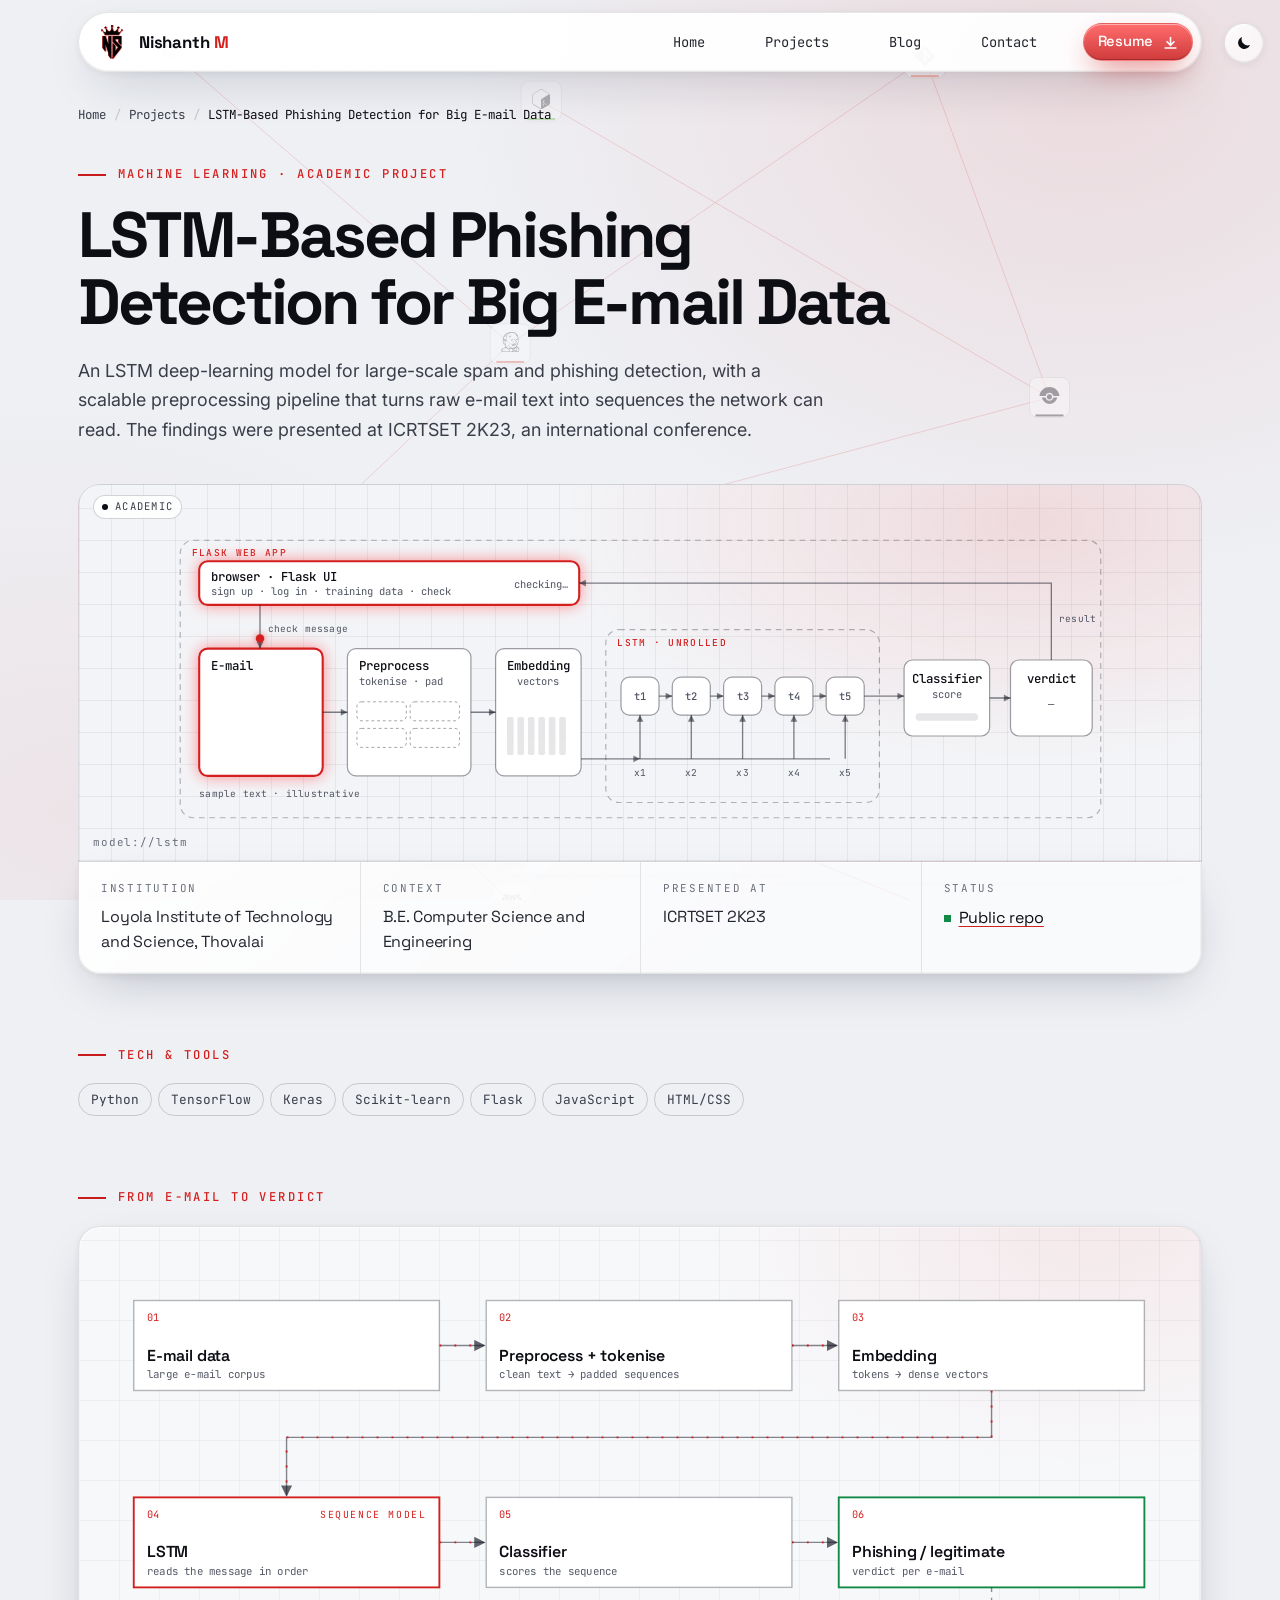
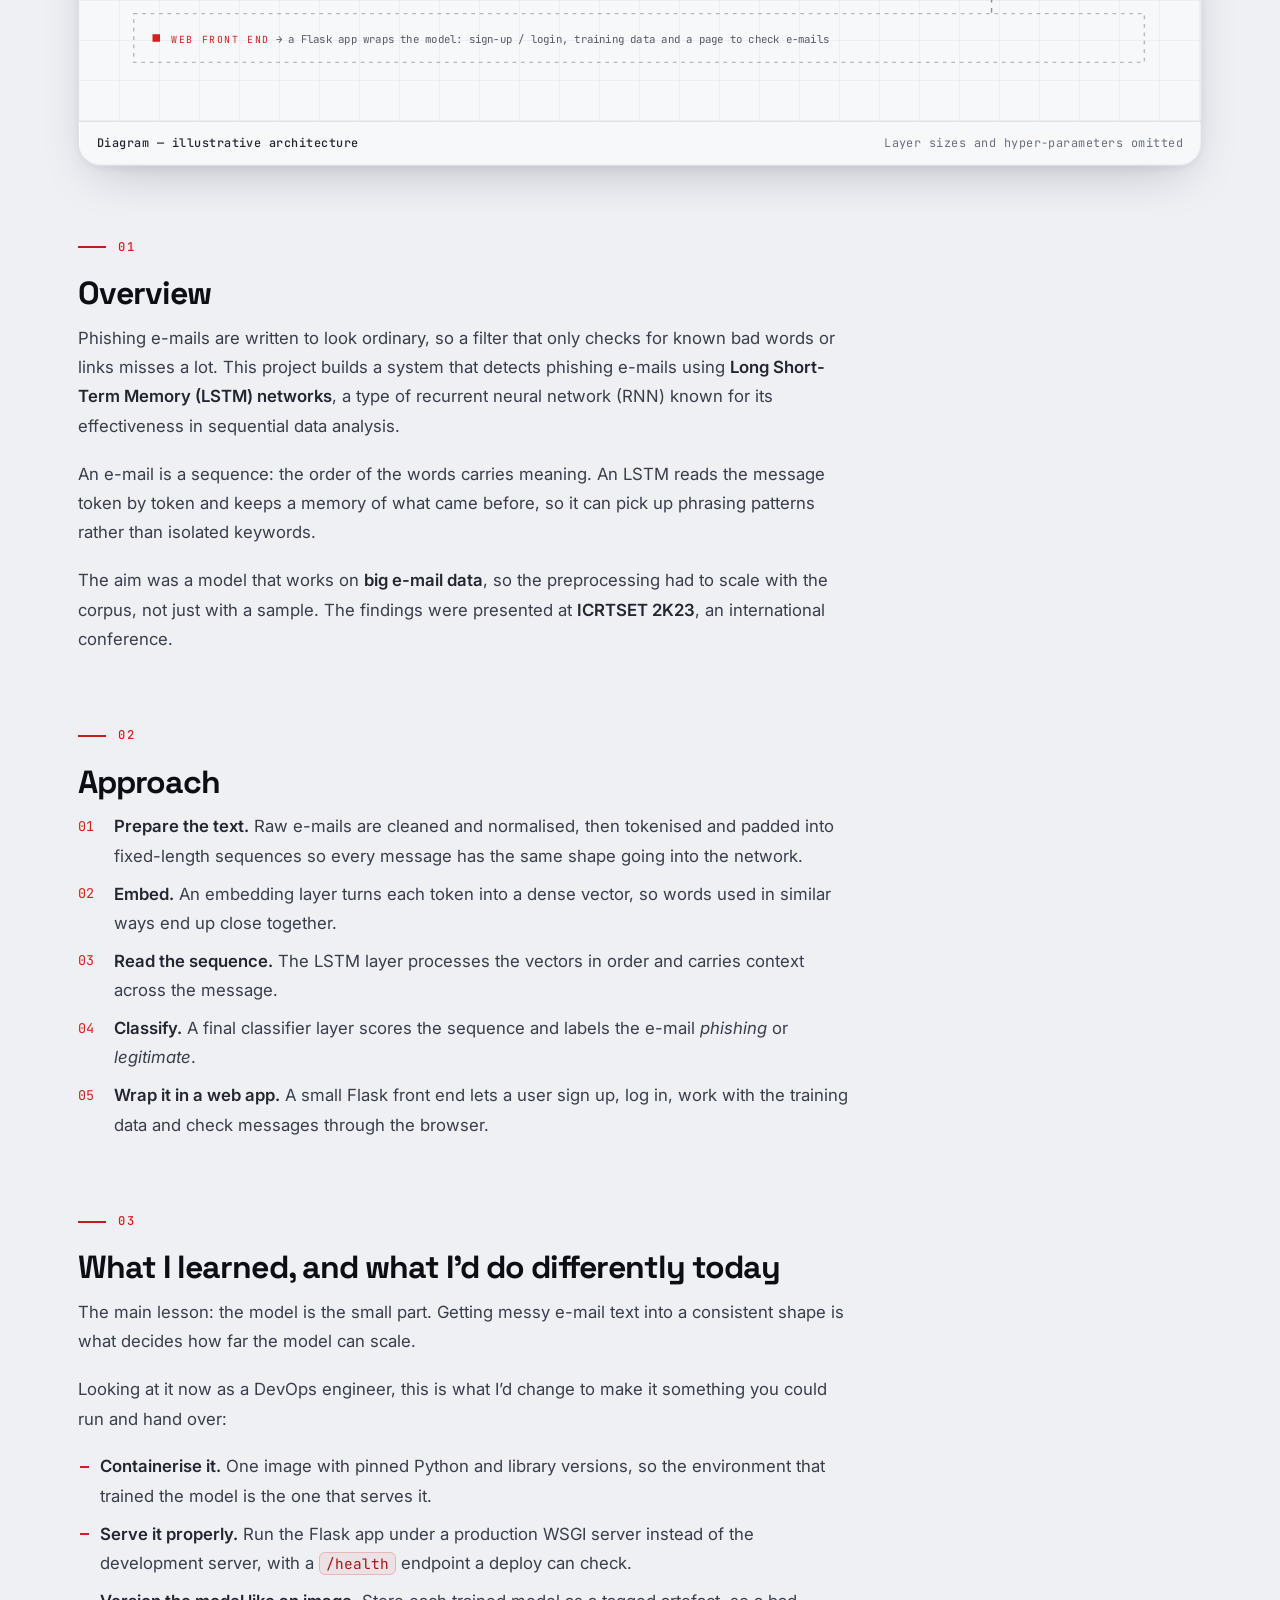
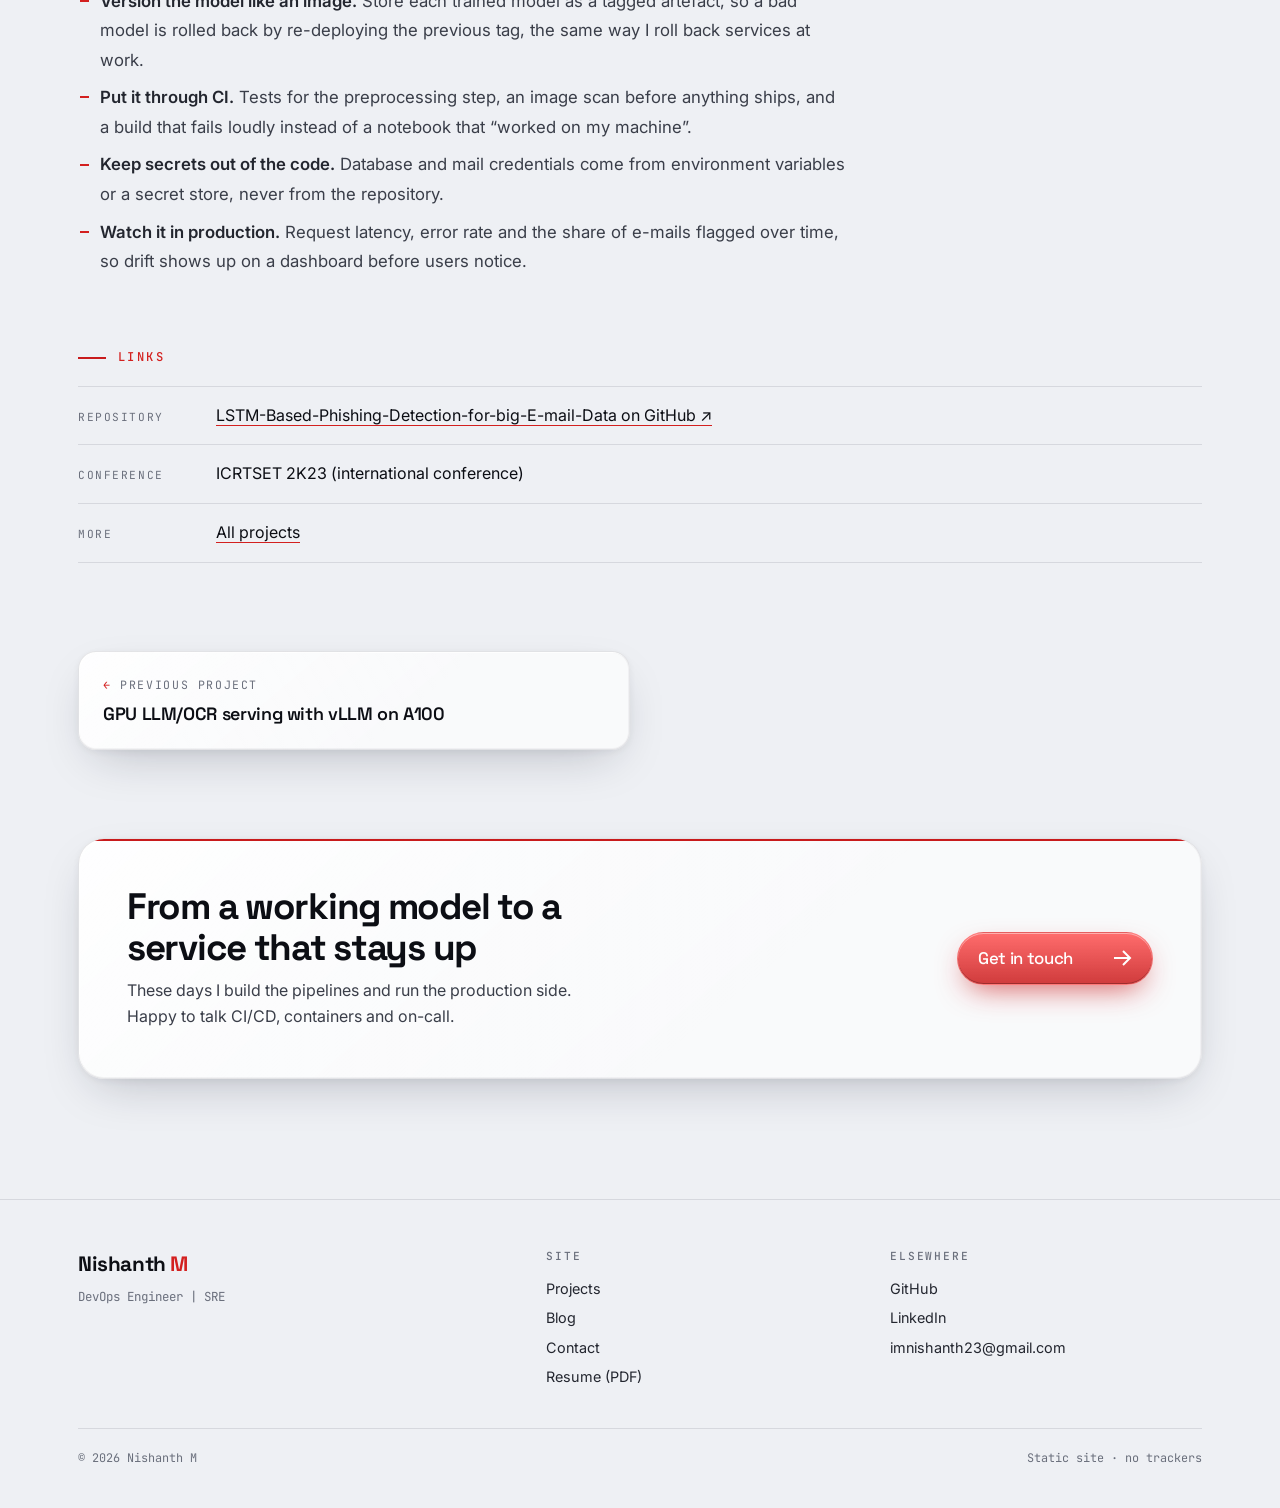
<file: projects/lstm-phishing-detection.html>
<!DOCTYPE html>
<html lang="en">
<head>
<meta charset="UTF-8">
<meta name="viewport" content="width=device-width, initial-scale=1.0, viewport-fit=cover">
<title>LSTM-Based Phishing Detection for Big E-mail Data — Nishanth M</title>
<meta name="description" content="An academic deep-learning project by Nishanth M: an LSTM network that classifies e-mails as phishing or legitimate, presented at an international conference.">
<meta name="author" content="Nishanth M">
<meta name="theme-color" content="#000000">
<meta name="color-scheme" content="dark">
<!-- Open Graph -->
<meta property="og:type" content="website">
<meta property="og:site_name" content="Nishanth M — DevOps / SRE">
<meta property="og:title" content="LSTM-Based Phishing Detection for Big E-mail Data — Nishanth M">
<meta property="og:description" content="An academic deep-learning project by Nishanth M: an LSTM network that classifies e-mails as phishing or legitimate, presented at an international conference.">
<meta property="og:url" content="https://mnishanth23.github.io/projects/lstm-phishing-detection.html">
<link rel="canonical" href="https://mnishanth23.github.io/projects/lstm-phishing-detection.html">
<meta property="og:image" content="https://mnishanth23.github.io/og.png">
<meta name="twitter:card" content="summary_large_image">
<link rel="icon" type="image/png" href="../favicon.png">
<link rel="apple-touch-icon" href="../logo.png">
<!-- Fonts: Space Grotesk (headings), Inter (body), JetBrains Mono (labels/code) -->
<link rel="preconnect" href="https://fonts.googleapis.com">
<link rel="preconnect" href="https://fonts.gstatic.com" crossorigin>
<link href="https://fonts.googleapis.com/css2?family=Space+Grotesk:wght@500;600;700&amp;family=Inter:wght@400;500;600&amp;family=JetBrains+Mono:wght@400;500&amp;display=swap" rel="stylesheet">
<link rel="stylesheet" href="../blog/assets/style.css">
<link rel="stylesheet" href="../blog/assets/site.css">
<link rel="stylesheet" href="assets/projects.css">
<script>try{var t=localStorage.getItem('theme');document.documentElement.setAttribute('data-theme',t?t:(matchMedia('(prefers-color-scheme: light)').matches?'light':'dark'))}catch(e){document.documentElement.setAttribute('data-theme','dark')}</script>
<!-- html.js gates the hidden state of scroll-reveal elements (no-JS shows everything).
     html.vt-nav = this page was entered via a view transition, so skip the fallback fade. -->
<script>document.documentElement.classList.add('js');addEventListener('pagereveal',function(e){if(e.viewTransition)document.documentElement.classList.add('vt-nav')});</script>
</head>
<body>
<a class="skip-link" href="#main">Skip to content</a>

<!-- ============ SITE HEADER (identical on every page; set aria-current on the active link) ============ -->
<header class="site-header">
  <nav class="wrap" aria-label="Primary">
    <a class="logo" href="../index.html" aria-label="Nishanth M — home">
      <img src="../logo.png" alt="" width="32" height="32">
      <span class="logo-text">Nishanth <span>M</span></span>
    </a>
    <ul class="nav-links" role="list">
        <li><a href="../index.html">Home</a></li>
        <li><a href="../index.html#projects">Projects</a></li>
        <li><a href="../blog/index.html">Blog</a></li>
        <li><a href="../index.html#contact">Contact</a></li>
        <li><a class="btn btn-red btn-sm" href="../resume.pdf" download>Resume <svg viewBox="0 0 19 16" fill="none" aria-hidden="true"><path d="M9.5 1v10M4.5 6.5l5 5 5-5M2 15h15" stroke="currentColor" stroke-width="2"/></svg></a></li>
    </ul>
    <button class="nav-toggle" type="button" aria-expanded="false" aria-controls="menu" aria-label="Open menu">
      <span></span><span></span><span></span>
    </button>
  </nav>
</header>
<!-- Mobile menu overlay (outside the header on purpose — see css section 04) -->
<div class="menu" id="menu" aria-hidden="true">
  <ul role="list">
    <li style="--i:0"><a href="../index.html"><small>01</small>Home</a></li>
    <li style="--i:1"><a href="../index.html#projects"><small>02</small>Projects</a></li>
    <li style="--i:2"><a href="../blog/index.html"><small>03</small>Blog</a></li>
    <li style="--i:3"><a href="../index.html#contact"><small>04</small>Contact</a></li>
  </ul>
  <div class="menu-foot">
    <a class="btn btn-red" href="../resume.pdf" download>Download resume <svg viewBox="0 0 19 16" fill="none" aria-hidden="true"><path d="M9.5 1v10M4.5 6.5l5 5 5-5M2 15h15" stroke="currentColor" stroke-width="2"/></svg></a>
    <span>imnishanth23@gmail.com</span>
  </div>
</div>

<!-- =====================================================================
     ACADEMIC PROJECT DETAIL (lstm-phishing-detection)
     Built from the projects/drone-pipeline-hardening.html template (shorter
     academic variant: no Problem/Results blocks).
     SOURCES: GitHub repo description + languages API (https://github.com/mnishanth23/LSTM-Based-Phishing-Detection-for-big-E-mail-Data); the repo has NO README (checked 2026-10-15),
     so nothing is quoted from one. Card text / tags from the old site. Framework details (Flask, Keras Tokenizer,
     MySQL) were read from the repo's main.py imports and file layout, and are marked REVIEW.
     ===================================================================== -->
<main id="main">
  <article class="wrap">

    <!-- BLOCK 1 · BREADCRUMB -->
    <nav class="crumbs" aria-label="Breadcrumb">
      <ol>
        <li><a href="../index.html">Home</a></li>
        <li><a href="../index.html#projects">Projects</a></li>
        <li><span aria-current="page">LSTM-Based Phishing Detection for Big E-mail Data</span></li>
      </ol>
    </nav>

    <!-- BLOCK 2 · HERO: category eyebrow, title (view transition), summary -->
    <header class="proj-hero">
      <!-- REVIEW: conference name/year (ICRTSET 2K23) is from the old site -->
      <p class="eyebrow">Machine learning · Academic project</p>
      <h1 style="view-transition-name: proj-title-lstm-phishing-detection">LSTM-Based Phishing Detection for Big E-mail Data</h1>
      <p class="proj-summary">An LSTM deep-learning model for large-scale spam and phishing detection, with a scalable preprocessing pipeline that turns raw e-mail text into sequences the network can read. The findings were presented at ICRTSET 2K23, an international conference.</p>

      <!-- Hero banner: SAME markup as the card media so it morphs (proj-<slug>) -->
      <div class="card-media proj-banner bn-banner" style="view-transition-name: proj-lstm-phishing-detection" aria-hidden="true">
        <svg class="bn-svg bn-svg--wide" data-bn="lstm" viewBox="0 0 1000 320" role="img" aria-label="Animated diagram: inside a Flask web app, an e-mail is cleaned and tokenised, embedded, read token by token by an unrolled LSTM, scored by a classifier and labelled phishing or legitimate; the verdict goes back to the browser. Sample text is illustrative." focusable="false"><g class="bn-grp"><rect x="16" y="14" width="969" height="292" rx="14"/><text class="bn-cap" x="28" y="31">FLASK WEB APP</text></g><g class="bn-node " data-k="ui"><rect class="bn-box" x="36" y="36" width="400" height="46" rx="9"/><text class="bn-label" x="48" y="57.0" text-anchor="start">browser · Flask UI</text><text class="bn-sub" x="48" y="72.0" text-anchor="start">sign up · log in · training data · check</text></g><text class="bn-sub" x="424" y="64" text-anchor="end" data-k="uires">result: —</text><g class="bn-node " data-k="email"><rect class="bn-box" x="36" y="128" width="130" height="134" rx="9"/><text class="bn-label" x="48" y="150" text-anchor="start">E-mail</text></g><text class="bn-sub" x="48" y="176" text-anchor="start" data-k="em0"></text><text class="bn-sub" x="48" y="192" text-anchor="start" data-k="em1"></text><text class="bn-sub" x="48" y="208" text-anchor="start" data-k="em2"></text><g class="bn-edge " data-k="e_ui_email"><path d="M100 82 L100 128"/><path class="bn-head" d="M100.0 128.0 L96.4 121.0 L103.6 121.0Z"/></g><text class="bn-elab" x="108" y="110" text-anchor="start">check message</text><g class="bn-node " data-k="prep"><rect class="bn-box" x="192" y="128" width="130" height="134" rx="9"/><text class="bn-label" x="204" y="150" text-anchor="start">Preprocess</text><text class="bn-sub" x="204" y="166" text-anchor="start">tokenise · pad</text></g><rect class="bn-tok" data-k="tk0" x="202" y="184" width="52" height="20" rx="5"/><text class="bn-tokt" x="228" y="198" text-anchor="middle" data-k="tkt0"></text><rect class="bn-tok" data-k="tk1" x="258" y="184" width="52" height="20" rx="5"/><text class="bn-tokt" x="284" y="198" text-anchor="middle" data-k="tkt1"></text><rect class="bn-tok" data-k="tk2" x="202" y="212" width="52" height="20" rx="5"/><text class="bn-tokt" x="228" y="226" text-anchor="middle" data-k="tkt2"></text><rect class="bn-tok" data-k="tk3" x="258" y="212" width="52" height="20" rx="5"/><text class="bn-tokt" x="284" y="226" text-anchor="middle" data-k="tkt3"></text><g class="bn-edge " data-k="e_email_prep"><path d="M166 195 L192 195"/><path class="bn-head" d="M192.0 195.0 L185.0 198.6 L185.0 191.4Z"/></g><g class="bn-node " data-k="emb"><rect class="bn-box" x="348" y="128" width="90" height="134" rx="9"/><text class="bn-label" x="393.0" y="150" text-anchor="middle">Embedding</text><text class="bn-sub" x="393.0" y="166" text-anchor="middle">vectors</text></g><rect class="bn-vec" data-k="vb0" x="360" y="200" width="7" height="40" rx="2"/><rect class="bn-vec" data-k="vb1" x="371" y="200" width="7" height="40" rx="2"/><rect class="bn-vec" data-k="vb2" x="382" y="200" width="7" height="40" rx="2"/><rect class="bn-vec" data-k="vb3" x="393" y="200" width="7" height="40" rx="2"/><rect class="bn-vec" data-k="vb4" x="404" y="200" width="7" height="40" rx="2"/><rect class="bn-vec" data-k="vb5" x="415" y="200" width="7" height="40" rx="2"/><g class="bn-edge " data-k="e_prep_emb"><path d="M322 195 L348 195"/><path class="bn-head" d="M348.0 195.0 L341.0 198.6 L341.0 191.4Z"/></g><g class="bn-grp"><rect x="464" y="108" width="288" height="182" rx="14"/><text class="bn-cap" x="476" y="125">LSTM · UNROLLED</text></g><g class="bn-node bn-cell" data-k="cell0"><rect class="bn-box" x="480" y="158" width="40" height="40" rx="9"/><text class="bn-label" x="500.0" y="182" text-anchor="middle">t1</text></g><g class="bn-edge " data-k="e_in0"><path d="M500 244 L500 198"/><path class="bn-head" d="M500.0 198.0 L503.6 205.0 L496.4 205.0Z"/></g><text class="bn-elab" x="500" y="262" text-anchor="middle">x1</text><g class="bn-edge " data-k="e_h0"><path d="M520 178 L534 178"/><path class="bn-head" d="M534.0 178.0 L527.0 181.6 L527.0 174.4Z"/></g><g class="bn-node bn-cell" data-k="cell1"><rect class="bn-box" x="534" y="158" width="40" height="40" rx="9"/><text class="bn-label" x="554.0" y="182" text-anchor="middle">t2</text></g><g class="bn-edge " data-k="e_in1"><path d="M554 244 L554 198"/><path class="bn-head" d="M554.0 198.0 L557.6 205.0 L550.4 205.0Z"/></g><text class="bn-elab" x="554" y="262" text-anchor="middle">x2</text><g class="bn-edge " data-k="e_h1"><path d="M574 178 L588 178"/><path class="bn-head" d="M588.0 178.0 L581.0 181.6 L581.0 174.4Z"/></g><g class="bn-node bn-cell" data-k="cell2"><rect class="bn-box" x="588" y="158" width="40" height="40" rx="9"/><text class="bn-label" x="608.0" y="182" text-anchor="middle">t3</text></g><g class="bn-edge " data-k="e_in2"><path d="M608 244 L608 198"/><path class="bn-head" d="M608.0 198.0 L611.6 205.0 L604.4 205.0Z"/></g><text class="bn-elab" x="608" y="262" text-anchor="middle">x3</text><g class="bn-edge " data-k="e_h2"><path d="M628 178 L642 178"/><path class="bn-head" d="M642.0 178.0 L635.0 181.6 L635.0 174.4Z"/></g><g class="bn-node bn-cell" data-k="cell3"><rect class="bn-box" x="642" y="158" width="40" height="40" rx="9"/><text class="bn-label" x="662.0" y="182" text-anchor="middle">t4</text></g><g class="bn-edge " data-k="e_in3"><path d="M662 244 L662 198"/><path class="bn-head" d="M662.0 198.0 L665.6 205.0 L658.4 205.0Z"/></g><text class="bn-elab" x="662" y="262" text-anchor="middle">x4</text><g class="bn-edge " data-k="e_h3"><path d="M682 178 L696 178"/><path class="bn-head" d="M696.0 178.0 L689.0 181.6 L689.0 174.4Z"/></g><g class="bn-node bn-cell" data-k="cell4"><rect class="bn-box" x="696" y="158" width="40" height="40" rx="9"/><text class="bn-label" x="716.0" y="182" text-anchor="middle">t5</text></g><g class="bn-edge " data-k="e_in4"><path d="M716 244 L716 198"/><path class="bn-head" d="M716.0 198.0 L719.6 205.0 L712.4 205.0Z"/></g><text class="bn-elab" x="716" y="262" text-anchor="middle">x5</text><path class="bn-seq" d="M500 244 L700 244"/><g class="bn-edge " data-k="e_emb_lstm"><path d="M438 244 L500 244"/><path class="bn-head" d="M500.0 244.0 L493.0 247.6 L493.0 240.4Z"/></g><g class="bn-node " data-k="cls"><rect class="bn-box" x="778" y="140" width="90" height="80" rx="9"/><text class="bn-label" x="823.0" y="164" text-anchor="middle">Classifier</text><text class="bn-sub" x="823.0" y="180" text-anchor="middle">score</text></g><rect class="bn-track" x="790" y="196" width="66" height="8" rx="4.0"/><rect class="bn-fill " data-k="score" data-w="66" x="790" y="196" width="0.0" height="8" rx="4.0"/><g class="bn-edge " data-k="e_lstm_cls"><path d="M736 178 L752 178 L778 178"/><path class="bn-head" d="M778.0 178.0 L771.0 181.6 L771.0 174.4Z"/></g><g class="bn-node bn-verdict" data-k="verdict"><rect class="bn-box" x="890" y="140" width="86" height="80" rx="9"/><text class="bn-label" x="933.0" y="164" text-anchor="middle">verdict</text><text class="bn-sub" x="933.0" y="190" text-anchor="middle" data-k="vtxt">—</text></g><g class="bn-edge " data-k="e_cls_v"><path d="M868 180 L890 180"/><path class="bn-head" d="M890.0 180.0 L883.0 183.6 L883.0 176.4Z"/></g><g class="bn-edge " data-k="e_v_ui"><path d="M933 140 L933 59 L436 59"/><path class="bn-head" d="M436.0 59.0 L443.0 55.4 L443.0 62.6Z"/></g><text class="bn-elab" x="941" y="100" text-anchor="start">result</text><text class="bn-elab" x="36" y="284" text-anchor="start">sample text · illustrative</text><g class="bn-packets"></g></svg>
        <svg class="bn-svg bn-svg--tall" data-bn="lstm" viewBox="0 0 360 590" role="img" aria-label="Animated diagram: inside a Flask web app, an e-mail is cleaned and tokenised, embedded, read token by token by an unrolled LSTM, scored by a classifier and labelled phishing or legitimate; the verdict goes back to the browser. Sample text is illustrative." focusable="false"><g class="bn-grp"><rect x="4" y="4" width="352" height="570" rx="14"/><text class="bn-cap" x="16" y="21">FLASK WEB APP</text></g><g class="bn-node " data-k="ui"><rect class="bn-box" x="14" y="32" width="332" height="46" rx="9"/><text class="bn-label" x="26" y="53.0" text-anchor="start">browser · Flask UI</text><text class="bn-sub" x="26" y="68.0" text-anchor="start">sign up · log in · check</text></g><text class="bn-sub" x="334" y="50" text-anchor="end" data-k="uires">result: —</text><g class="bn-node " data-k="email"><rect class="bn-box" x="14" y="106" width="156" height="86" rx="9"/><text class="bn-label" x="26" y="126" text-anchor="start">E-mail</text></g><text class="bn-sub" x="26" y="148" text-anchor="start" data-k="em0"></text><text class="bn-sub" x="26" y="163" text-anchor="start" data-k="em1"></text><text class="bn-sub" x="26" y="178" text-anchor="start" data-k="em2"></text><g class="bn-edge " data-k="e_ui_email"><path d="M92 78 L92 106"/><path class="bn-head" d="M92.0 106.0 L88.4 99.0 L95.6 99.0Z"/></g><g class="bn-node " data-k="prep"><rect class="bn-box" x="190" y="106" width="156" height="86" rx="9"/><text class="bn-label" x="202" y="126" text-anchor="start">Preprocess</text></g><rect class="bn-tok" data-k="tk0" x="200" y="138" width="64" height="20" rx="5"/><text class="bn-tokt" x="232" y="152" text-anchor="middle" data-k="tkt0"></text><rect class="bn-tok" data-k="tk1" x="270" y="138" width="64" height="20" rx="5"/><text class="bn-tokt" x="302" y="152" text-anchor="middle" data-k="tkt1"></text><rect class="bn-tok" data-k="tk2" x="200" y="164" width="64" height="20" rx="5"/><text class="bn-tokt" x="232" y="178" text-anchor="middle" data-k="tkt2"></text><rect class="bn-tok" data-k="tk3" x="270" y="164" width="64" height="20" rx="5"/><text class="bn-tokt" x="302" y="178" text-anchor="middle" data-k="tkt3"></text><g class="bn-edge " data-k="e_email_prep"><path d="M170 149 L190 149"/><path class="bn-head" d="M190.0 149.0 L183.0 152.6 L183.0 145.4Z"/></g><g class="bn-node " data-k="emb"><rect class="bn-box" x="190" y="220" width="156" height="56" rx="9"/><text class="bn-label" x="202" y="244" text-anchor="start">Embedding</text></g><rect class="bn-vec" data-k="vb0" x="284" y="230" width="6" height="36" rx="2"/><rect class="bn-vec" data-k="vb1" x="293" y="230" width="6" height="36" rx="2"/><rect class="bn-vec" data-k="vb2" x="302" y="230" width="6" height="36" rx="2"/><rect class="bn-vec" data-k="vb3" x="311" y="230" width="6" height="36" rx="2"/><rect class="bn-vec" data-k="vb4" x="320" y="230" width="6" height="36" rx="2"/><rect class="bn-vec" data-k="vb5" x="329" y="230" width="6" height="36" rx="2"/><g class="bn-edge " data-k="e_prep_emb"><path d="M268 192 L268 220"/><path class="bn-head" d="M268.0 220.0 L264.4 213.0 L271.6 213.0Z"/></g><g class="bn-grp"><rect x="14" y="302" width="332" height="130" rx="14"/><text class="bn-cap" x="26" y="319">LSTM · UNROLLED</text></g><g class="bn-node bn-cell" data-k="cell0"><rect class="bn-box" x="34" y="334" width="44" height="44" rx="9"/><text class="bn-label" x="56.0" y="360" text-anchor="middle">t1</text></g><g class="bn-edge " data-k="e_in0"><path d="M56 414 L56 378"/><path class="bn-head" d="M56.0 378.0 L59.6 385.0 L52.4 385.0Z"/></g><g class="bn-edge " data-k="e_h0"><path d="M78 356 L96 356"/><path class="bn-head" d="M96.0 356.0 L89.0 359.6 L89.0 352.4Z"/></g><g class="bn-node bn-cell" data-k="cell1"><rect class="bn-box" x="96" y="334" width="44" height="44" rx="9"/><text class="bn-label" x="118.0" y="360" text-anchor="middle">t2</text></g><g class="bn-edge " data-k="e_in1"><path d="M118 414 L118 378"/><path class="bn-head" d="M118.0 378.0 L121.6 385.0 L114.4 385.0Z"/></g><g class="bn-edge " data-k="e_h1"><path d="M140 356 L158 356"/><path class="bn-head" d="M158.0 356.0 L151.0 359.6 L151.0 352.4Z"/></g><g class="bn-node bn-cell" data-k="cell2"><rect class="bn-box" x="158" y="334" width="44" height="44" rx="9"/><text class="bn-label" x="180.0" y="360" text-anchor="middle">t3</text></g><g class="bn-edge " data-k="e_in2"><path d="M180 414 L180 378"/><path class="bn-head" d="M180.0 378.0 L183.6 385.0 L176.4 385.0Z"/></g><g class="bn-edge " data-k="e_h2"><path d="M202 356 L220 356"/><path class="bn-head" d="M220.0 356.0 L213.0 359.6 L213.0 352.4Z"/></g><g class="bn-node bn-cell" data-k="cell3"><rect class="bn-box" x="220" y="334" width="44" height="44" rx="9"/><text class="bn-label" x="242.0" y="360" text-anchor="middle">t4</text></g><g class="bn-edge " data-k="e_in3"><path d="M242 414 L242 378"/><path class="bn-head" d="M242.0 378.0 L245.6 385.0 L238.4 385.0Z"/></g><g class="bn-edge " data-k="e_h3"><path d="M264 356 L282 356"/><path class="bn-head" d="M282.0 356.0 L275.0 359.6 L275.0 352.4Z"/></g><g class="bn-node bn-cell" data-k="cell4"><rect class="bn-box" x="282" y="334" width="44" height="44" rx="9"/><text class="bn-label" x="304.0" y="360" text-anchor="middle">t5</text></g><g class="bn-edge " data-k="e_in4"><path d="M304 414 L304 378"/><path class="bn-head" d="M304.0 378.0 L307.6 385.0 L300.4 385.0Z"/></g><path class="bn-seq" d="M56 414 L304 414"/><g class="bn-edge " data-k="e_emb_lstm"><path d="M268 276 L268 302"/><path class="bn-head" d="M268.0 302.0 L264.4 295.0 L271.6 295.0Z"/></g><g class="bn-node " data-k="cls"><rect class="bn-box" x="14" y="458" width="156" height="66" rx="9"/><text class="bn-label" x="26" y="480" text-anchor="start">Classifier</text><text class="bn-sub" x="26" y="496" text-anchor="start">score</text></g><rect class="bn-track" x="26" y="506" width="132" height="8" rx="4.0"/><rect class="bn-fill " data-k="score" data-w="132" x="26" y="506" width="0.0" height="8" rx="4.0"/><g class="bn-edge " data-k="e_lstm_cls"><path d="M92 432 L92 458"/><path class="bn-head" d="M92.0 458.0 L88.4 451.0 L95.6 451.0Z"/></g><g class="bn-node bn-verdict" data-k="verdict"><rect class="bn-box" x="190" y="458" width="156" height="66" rx="9"/><text class="bn-label" x="268.0" y="480" text-anchor="middle">verdict</text><text class="bn-sub" x="268.0" y="504" text-anchor="middle" data-k="vtxt">—</text></g><g class="bn-edge " data-k="e_cls_v"><path d="M170 491 L190 491"/><path class="bn-head" d="M190.0 491.0 L183.0 494.6 L183.0 487.4Z"/></g><g class="bn-edge " data-k="e_v_ui"><path d="M346 470 L351 470 L351 66 L346 66"/><path class="bn-head" d="M346.0 66.0 L353.0 62.4 L353.0 69.6Z"/></g><text class="bn-elab" x="14" y="552" text-anchor="start">sample text · illustrative</text><g class="bn-packets"></g></svg>
        <span class="badge badge--academic">Academic</span>
        <span class="media-label">model://lstm</span>
      </div>

      <!-- BLOCK 3 · META ROW -->
      <dl class="meta-row">
        <!-- REVIEW: education details (B.E. CSE, Loyola Institute of Technology and Science, Thovalai, 2019–2023) come from earlier material; the latest resume leaves education blank -->
        <div><dt>Institution</dt><dd>Loyola Institute of Technology and Science, Thovalai</dd></div>
        <div><dt>Context</dt><dd>B.E. Computer Science and Engineering</dd></div>
        <!-- TODO: project year (degree ran 2019–2023; conference was 2K23) -->
        <div><dt>Presented at</dt><dd>ICRTSET 2K23 <!-- REVIEW: conference name/year --></dd></div>
        <div><dt>Status</dt><dd><span class="status-chip public"><a href="https://github.com/mnishanth23/LSTM-Based-Phishing-Detection-for-big-E-mail-Data" rel="noopener">Public repo</a></span></dd></div>
      </dl>
    </header>

    <!-- BLOCK 4 · TECH & TOOLS -->
    <section class="detail-section tech-list" aria-labelledby="tech-h">
      <h2 class="eyebrow" id="tech-h">Tech &amp; tools</h2>
      <!-- Tags: old site (Python, JavaScript, HTML/CSS, TensorFlow) + academic ML skills (Keras, Scikit-learn) + languages API (JavaScript, HTML, CSS, Python). Flask: REVIEW (from main.py imports) -->
      <ul class="tags" role="list">
        <li>Python</li><li>TensorFlow</li><li>Keras</li><li>Scikit-learn</li><li>Flask</li><li>JavaScript</li><li>HTML/CSS</li>
      </ul>
    </section>

    <!-- BLOCK 5 · MEDIA: diagram figure (wide = desktop, tall = phones ≤680px) -->
    <section class="detail-section" aria-labelledby="media-h">
      <h2 class="eyebrow" id="media-h">From e-mail to verdict</h2>
      <figure class="diagram">
        <div class="diagram-frame">
  <svg class="diagram-svg diagram-svg--wide" viewBox="0 0 1120 450" role="img" aria-labelledby="dg-lstm-w-t dg-lstm-w-d">
    <title id="dg-lstm-w-t">LSTM phishing detection: from raw e-mail to a verdict</title>
    <desc id="dg-lstm-w-d">E-mail text is cleaned, tokenised and padded into fixed-length sequences. An embedding layer turns each token into a dense vector, an LSTM layer reads the sequence in order, and a classifier layer scores it, labelling the e-mail as phishing or legitimate. The model sits behind a small Flask web front end.</desc>
    <defs>
      <marker id="ah-lstm-w" viewBox="0 0 10 10" refX="9" refY="5" markerWidth="8" markerHeight="8" orient="auto-start-reverse"><path class="d-head" d="M0 0L10 5L0 10z"/></marker>
      <marker id="ahr-lstm-w" viewBox="0 0 10 10" refX="9" refY="5" markerWidth="8" markerHeight="8" orient="auto-start-reverse"><path class="d-head--accent" d="M0 0L10 5L0 10z"/></marker>
    </defs>
    <path class="d-arrow" d="M346 88H394" marker-end="url(#ah-lstm-w)"/>
    <path class="d-flow" d="M346 88H386"/>
    <path class="d-arrow" d="M722 88H770" marker-end="url(#ah-lstm-w)"/>
    <path class="d-flow" d="M722 88H762"/>
    <path class="d-arrow" d="M935 136V186H183V248" marker-end="url(#ah-lstm-w)"/>
    <path class="d-flow" d="M935 136V186H183V240"/>
    <path class="d-arrow" d="M346 298H394" marker-end="url(#ah-lstm-w)"/>
    <path class="d-flow" d="M346 298H386"/>
    <path class="d-arrow" d="M722 298H770" marker-end="url(#ah-lstm-w)"/>
    <path class="d-flow" d="M722 298H762"/>
    <g>
      <rect class="d-box" x="20" y="40" width="326" height="96"/>
      <text class="d-num" x="34" y="62">01</text>
      <text class="d-label" x="34" y="104">E-mail data</text>
      <text class="d-sub" x="34" y="123">large e-mail corpus</text>
    </g>
    <g>
      <rect class="d-box" x="396" y="40" width="326" height="96"/>
      <text class="d-num" x="410" y="62">02</text>
      <text class="d-label" x="410" y="104">Preprocess + tokenise</text>
      <text class="d-sub" x="410" y="123">clean text → padded sequences</text>
    </g>
    <g>
      <rect class="d-box" x="772" y="40" width="326" height="96"/>
      <text class="d-num" x="786" y="62">03</text>
      <text class="d-label" x="786" y="104">Embedding</text>
      <text class="d-sub" x="786" y="123">tokens → dense vectors</text>
    </g>
    <g>
      <rect class="d-box d-box--accent" x="20" y="250" width="326" height="96"/>
      <text class="d-num" x="34" y="272">04</text><text class="d-tag" x="332" y="272" text-anchor="end">SEQUENCE MODEL</text>
      <text class="d-label" x="34" y="314">LSTM</text>
      <text class="d-sub" x="34" y="333">reads the message in order</text>
    </g>
    <g>
      <rect class="d-box" x="396" y="250" width="326" height="96"/>
      <text class="d-num" x="410" y="272">05</text>
      <text class="d-label" x="410" y="314">Classifier</text>
      <text class="d-sub" x="410" y="333">scores the sequence</text>
    </g>
    <g>
      <rect class="d-box d-box--ok" x="772" y="250" width="326" height="96"/>
      <text class="d-num" x="786" y="272">06</text>
      <text class="d-label" x="786" y="314">Phishing / legitimate</text>
      <text class="d-sub" x="786" y="333">verdict per e-mail</text>
    </g>
    <g>
      <rect class="d-box d-box--ghost" x="20" y="374" width="1078" height="52"/>
      <rect class="d-head--accent" x="40" y="396" width="8" height="8"/>
      <text class="d-sub" x="60" y="405"><tspan class="d-tag">WEB FRONT END</tspan>  →  a Flask app wraps the model: sign-up / login, training data and a page to check e-mails</text>
    </g>
    <path class="d-dash" d="M935 346V374"/>
  </svg>
  <svg class="diagram-svg diagram-svg--tall" viewBox="0 0 360 780" role="img" aria-labelledby="dg-lstm-t-t dg-lstm-t-d">
    <title id="dg-lstm-t-t">LSTM phishing detection: from raw e-mail to a verdict</title>
    <desc id="dg-lstm-t-d">E-mail text is cleaned, tokenised and padded into fixed-length sequences. An embedding layer turns each token into a dense vector, an LSTM layer reads the sequence in order, and a classifier layer scores it, labelling the e-mail as phishing or legitimate. The model sits behind a small Flask web front end.</desc>
    <defs>
      <marker id="ah-lstm-t" viewBox="0 0 10 10" refX="9" refY="5" markerWidth="8" markerHeight="8" orient="auto-start-reverse"><path class="d-head" d="M0 0L10 5L0 10z"/></marker>
      <marker id="ahr-lstm-t" viewBox="0 0 10 10" refX="9" refY="5" markerWidth="8" markerHeight="8" orient="auto-start-reverse"><path class="d-head--accent" d="M0 0L10 5L0 10z"/></marker>
    </defs>
    <path class="d-arrow" d="M60 90V124" marker-end="url(#ah-lstm-t)"/>
    <path class="d-flow" d="M60 90V116"/>
    <path class="d-arrow" d="M60 206V240" marker-end="url(#ah-lstm-t)"/>
    <path class="d-flow" d="M60 206V232"/>
    <path class="d-arrow" d="M60 322V356" marker-end="url(#ah-lstm-t)"/>
    <path class="d-flow" d="M60 322V348"/>
    <path class="d-arrow" d="M60 438V472" marker-end="url(#ah-lstm-t)"/>
    <path class="d-flow" d="M60 438V464"/>
    <path class="d-arrow" d="M60 554V588" marker-end="url(#ah-lstm-t)"/>
    <path class="d-flow" d="M60 554V580"/>
    <g>
      <rect class="d-box" x="20" y="10" width="300" height="80"/>
      <text class="d-num" x="34" y="32">01</text>
      <text class="d-label" x="34" y="58">E-mail data</text>
      <text class="d-sub" x="34" y="77">large e-mail corpus</text>
    </g>
    <g>
      <rect class="d-box" x="20" y="126" width="300" height="80"/>
      <text class="d-num" x="34" y="148">02</text>
      <text class="d-label" x="34" y="174">Preprocess + tokenise</text>
      <text class="d-sub" x="34" y="193">clean text → padded sequences</text>
    </g>
    <g>
      <rect class="d-box" x="20" y="242" width="300" height="80"/>
      <text class="d-num" x="34" y="264">03</text>
      <text class="d-label" x="34" y="290">Embedding</text>
      <text class="d-sub" x="34" y="309">tokens → dense vectors</text>
    </g>
    <g>
      <rect class="d-box d-box--accent" x="20" y="358" width="300" height="80"/>
      <text class="d-num" x="34" y="380">04</text><text class="d-tag" x="306" y="380" text-anchor="end">SEQUENCE MODEL</text>
      <text class="d-label" x="34" y="406">LSTM</text>
      <text class="d-sub" x="34" y="425">reads the message in order</text>
    </g>
    <g>
      <rect class="d-box" x="20" y="474" width="300" height="80"/>
      <text class="d-num" x="34" y="496">05</text>
      <text class="d-label" x="34" y="522">Classifier</text>
      <text class="d-sub" x="34" y="541">scores the sequence</text>
    </g>
    <g>
      <rect class="d-box d-box--ok" x="20" y="590" width="300" height="80"/>
      <text class="d-num" x="34" y="612">06</text>
      <text class="d-label" x="34" y="638">Phishing / legitimate</text>
      <text class="d-sub" x="34" y="657">verdict per e-mail</text>
    </g>
    <rect class="d-box d-box--ghost" x="20" y="700" width="300" height="64"/>
    <text class="d-tag" x="34" y="724">WEB FRONT END</text>
    <text class="d-sub" x="34" y="746">Flask · login · train · check e-mail</text>
  </svg>
        </div>
        <figcaption><strong>Diagram — illustrative architecture</strong><span>Layer sizes and hyper-parameters omitted</span></figcaption>
      </figure>
    </section>

    <!-- BLOCK 6 · OVERVIEW -->
    <section class="detail-section" aria-labelledby="overview-h">
      <p class="eyebrow">01</p>
      <div class="prose">
        <h2 id="overview-h" style="margin-top:.4em">Overview</h2>
        <p>Phishing e-mails are written to look ordinary, so a filter that only checks for known bad words or links misses a lot. This project builds a system that detects phishing e-mails using <strong>Long Short-Term Memory (LSTM) networks</strong>, a type of recurrent neural network (RNN) known for its effectiveness in sequential data analysis.</p>
        <p>An e-mail is a sequence: the order of the words carries meaning. An LSTM reads the message token by token and keeps a memory of what came before, so it can pick up phrasing patterns rather than isolated keywords.</p>
        <p>The aim was a model that works on <strong>big e-mail data</strong>, so the preprocessing had to scale with the corpus, not just with a sample. The findings were presented at <strong>ICRTSET 2K23</strong>, an international conference.</p>
        <!-- REVIEW: conference name/year -->
        <!-- TODO: dataset name/size, accuracy or other metrics — the repo has no README reporting results, so none are stated -->
      </div>
    </section>

    <!-- BLOCK 7 · APPROACH -->
    <section class="detail-section" aria-labelledby="approach-h">
      <p class="eyebrow">02</p>
      <div class="prose">
        <h2 id="approach-h" style="margin-top:.4em">Approach</h2>
        <ol>
          <li><strong>Prepare the text.</strong> Raw e-mails are cleaned and normalised, then tokenised and padded into fixed-length sequences so every message has the same shape going into the network.</li>
          <!-- REVIEW: Keras Tokenizer + pad_sequences, read from main.py imports -->
          <li><strong>Embed.</strong> An embedding layer turns each token into a dense vector, so words used in similar ways end up close together.</li>
          <li><strong>Read the sequence.</strong> The LSTM layer processes the vectors in order and carries context across the message.</li>
          <li><strong>Classify.</strong> A final classifier layer scores the sequence and labels the e-mail <em>phishing</em> or <em>legitimate</em>.</li>
          <li><strong>Wrap it in a web app.</strong> A small Flask front end lets a user sign up, log in, work with the training data and check messages through the browser.</li>
          <!-- REVIEW: Flask front end and its pages (register/login, train_data, spam_detect) inferred from the repo's main.py and templates/ folder; MySQL (mysql.connector) also used for app data -->
        </ol>
        <!-- REVIEW: exact layer stack (embedding size, LSTM units, output activation) is not documented in a README; diagram shows the generic pipeline from the brief -->
      </div>
    </section>

    <!-- BLOCK 8 · WHAT I LEARNED / WHAT I'D DO DIFFERENTLY TODAY (ideas, not claims) -->
    <section class="detail-section" aria-labelledby="learned-h">
      <p class="eyebrow">03</p>
      <div class="prose">
        <h2 id="learned-h" style="margin-top:.4em">What I learned, and what I&rsquo;d do differently today</h2>
        <p>The main lesson: the model is the small part. Getting messy e-mail text into a consistent shape is what decides how far the model can scale.</p>
        <p>Looking at it now as a DevOps engineer, this is what I&rsquo;d change to make it something you could run and hand over:</p>
        <ul>
          <li><strong>Containerise it.</strong> One image with pinned Python and library versions, so the environment that trained the model is the one that serves it.</li>
          <li><strong>Serve it properly.</strong> Run the Flask app under a production WSGI server instead of the development server, with a <code>/health</code> endpoint a deploy can check.</li>
          <li><strong>Version the model like an image.</strong> Store each trained model as a tagged artefact, so a bad model is rolled back by re-deploying the previous tag, the same way I roll back services at work.</li>
          <li><strong>Put it through CI.</strong> Tests for the preprocessing step, an image scan before anything ships, and a build that fails loudly instead of a notebook that &ldquo;worked on my machine&rdquo;.</li>
          <li><strong>Keep secrets out of the code.</strong> Database and mail credentials come from environment variables or a secret store, never from the repository.</li>
          <li><strong>Watch it in production.</strong> Request latency, error rate and the share of e-mails flagged over time, so drift shows up on a dashboard before users notice.</li>
        </ul>
      </div>
    </section>

    <!-- BLOCK 11 · LINKS -->
    <section class="detail-section" aria-labelledby="links-h">
      <h2 class="eyebrow" id="links-h">Links</h2>
      <ul class="link-block" role="list">
        <li><span class="k">Repository</span><a href="https://github.com/mnishanth23/LSTM-Based-Phishing-Detection-for-big-E-mail-Data" rel="noopener">LSTM-Based-Phishing-Detection-for-big-E-mail-Data on GitHub ↗</a></li>
        <li><span class="k">Conference</span><span>ICRTSET 2K23 (international conference) <!-- REVIEW: conference name/year; TODO: paper/proceedings link if available --></span></li>
        <li><span class="k">More</span><a href="../index.html#projects">All projects</a></li>
      </ul>
    </section>

    <!-- BLOCK 12 · PREV / NEXT (order = homepage Projects section) -->
    <nav class="pager" aria-label="More projects">
      <a class="prev" href="gpu-llm-ocr-serving.html"><span class="k"><span class="arr" aria-hidden="true">←</span> Previous project</span><span class="t">GPU LLM/OCR serving with vLLM on A100</span></a>
      <span></span>
    </nav>

    <!-- BLOCK 13 · CTA -->
    <aside class="cta-band" aria-labelledby="cta-h">
      <div>
        <h2 id="cta-h">From a working model to a service that stays up</h2>
        <p>These days I build the pipelines and run the production side. Happy to talk CI/CD, containers and on-call.</p>
      </div>
      <a class="btn btn-red" href="../index.html#contact">Get in touch <svg viewBox="0 0 19 16" fill="none" aria-hidden="true"><path d="M1 8h16M10 1l7 7-7 7" stroke="currentColor" stroke-width="2"/></svg></a>
    </aside>

  </article>
</main>

<!-- ============ SITE FOOTER (identical on every page) ============ -->
<footer class="site-footer">
  <div class="wrap">
    <div class="foot-grid">
      <div>
        <p class="foot-name">Nishanth <span>M</span></p>
        <p class="foot-role">DevOps Engineer | SRE</p>
      </div>
      <div class="foot-col">
        <h2>Site</h2>
        <ul>
          <li><a href="../index.html#projects">Projects</a></li>
          <li><a href="../blog/index.html">Blog</a></li>
          <li><a href="../index.html#contact">Contact</a></li>
          <li><a href="../resume.pdf" download>Resume (PDF)</a></li>
        </ul>
      </div>
      <div class="foot-col">
        <h2>Elsewhere</h2>
        <ul>
          <li><a href="https://github.com/mnishanth23" rel="noopener">GitHub</a></li>
          <!-- REVIEW: LinkedIn URL not confirmed in latest resume -->
          <li><a href="https://linkedin.com/in/mnishanth23" rel="noopener">LinkedIn</a></li>
          <li><a href="mailto:imnishanth23@gmail.com">imnishanth23@gmail.com</a></li>
        </ul>
      </div>
    </div>
    <div class="foot-base">
      <span>&copy; 2026 Nishanth M</span>
      <span>Static site · no trackers</span>
    </div>
  </div>
</footer>
<script src="../blog/assets/main.js" defer></script>
<script src="../blog/assets/site.js"></script>
<script src="assets/flow.js" defer></script>
<script src="assets/banner.js" defer></script>
</body>
</html>
</file>
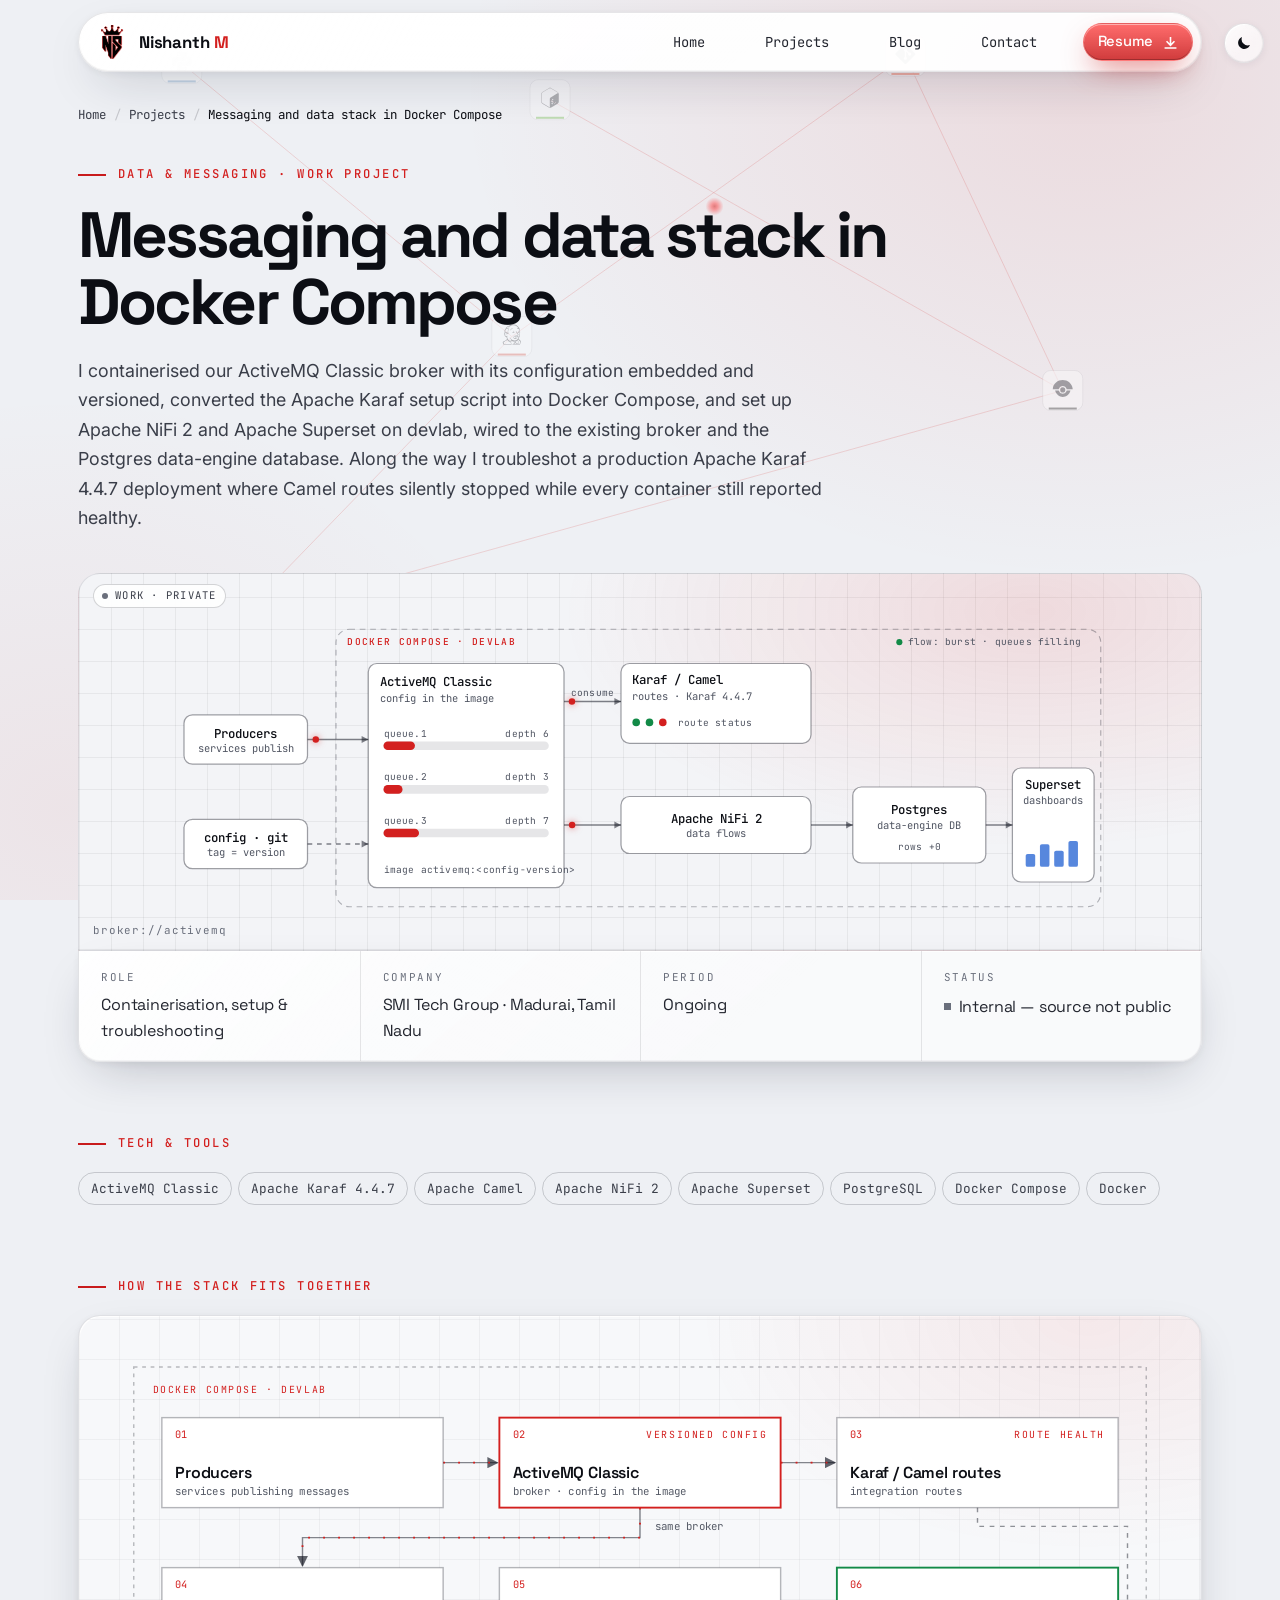
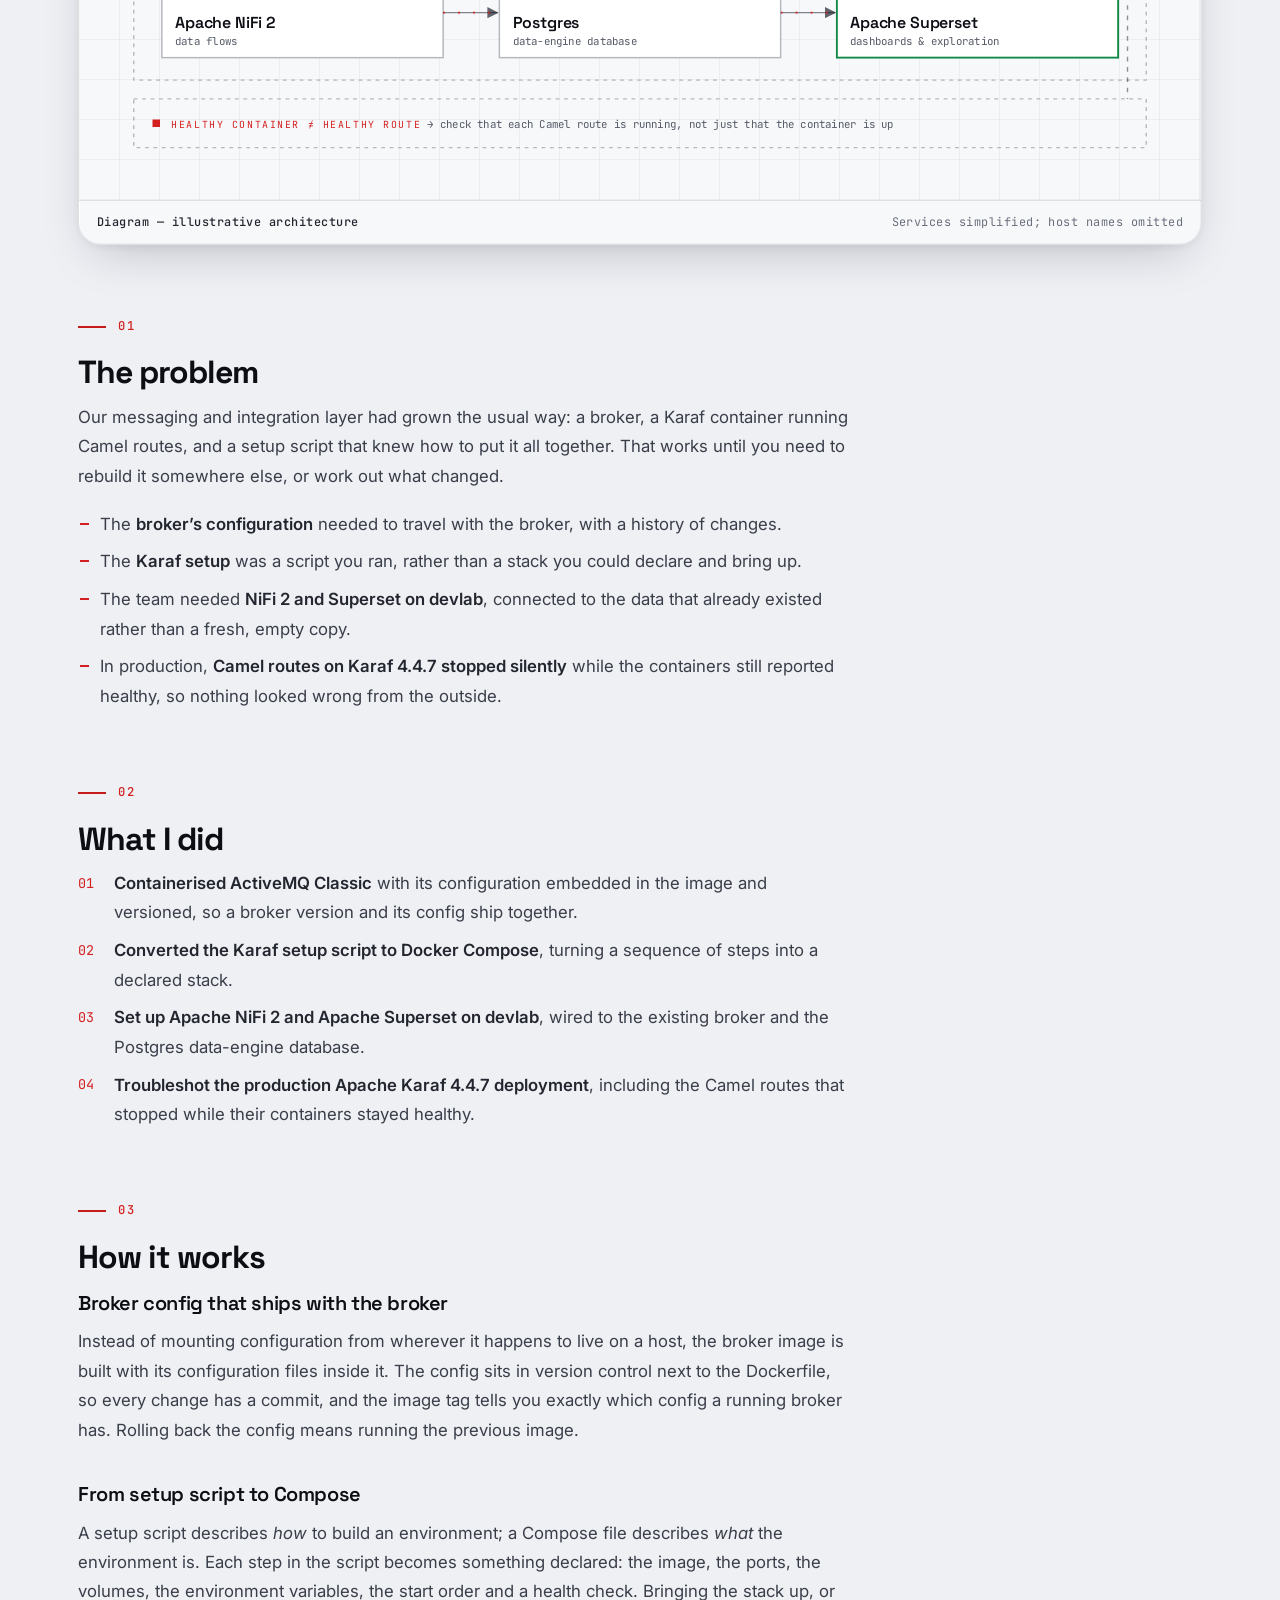
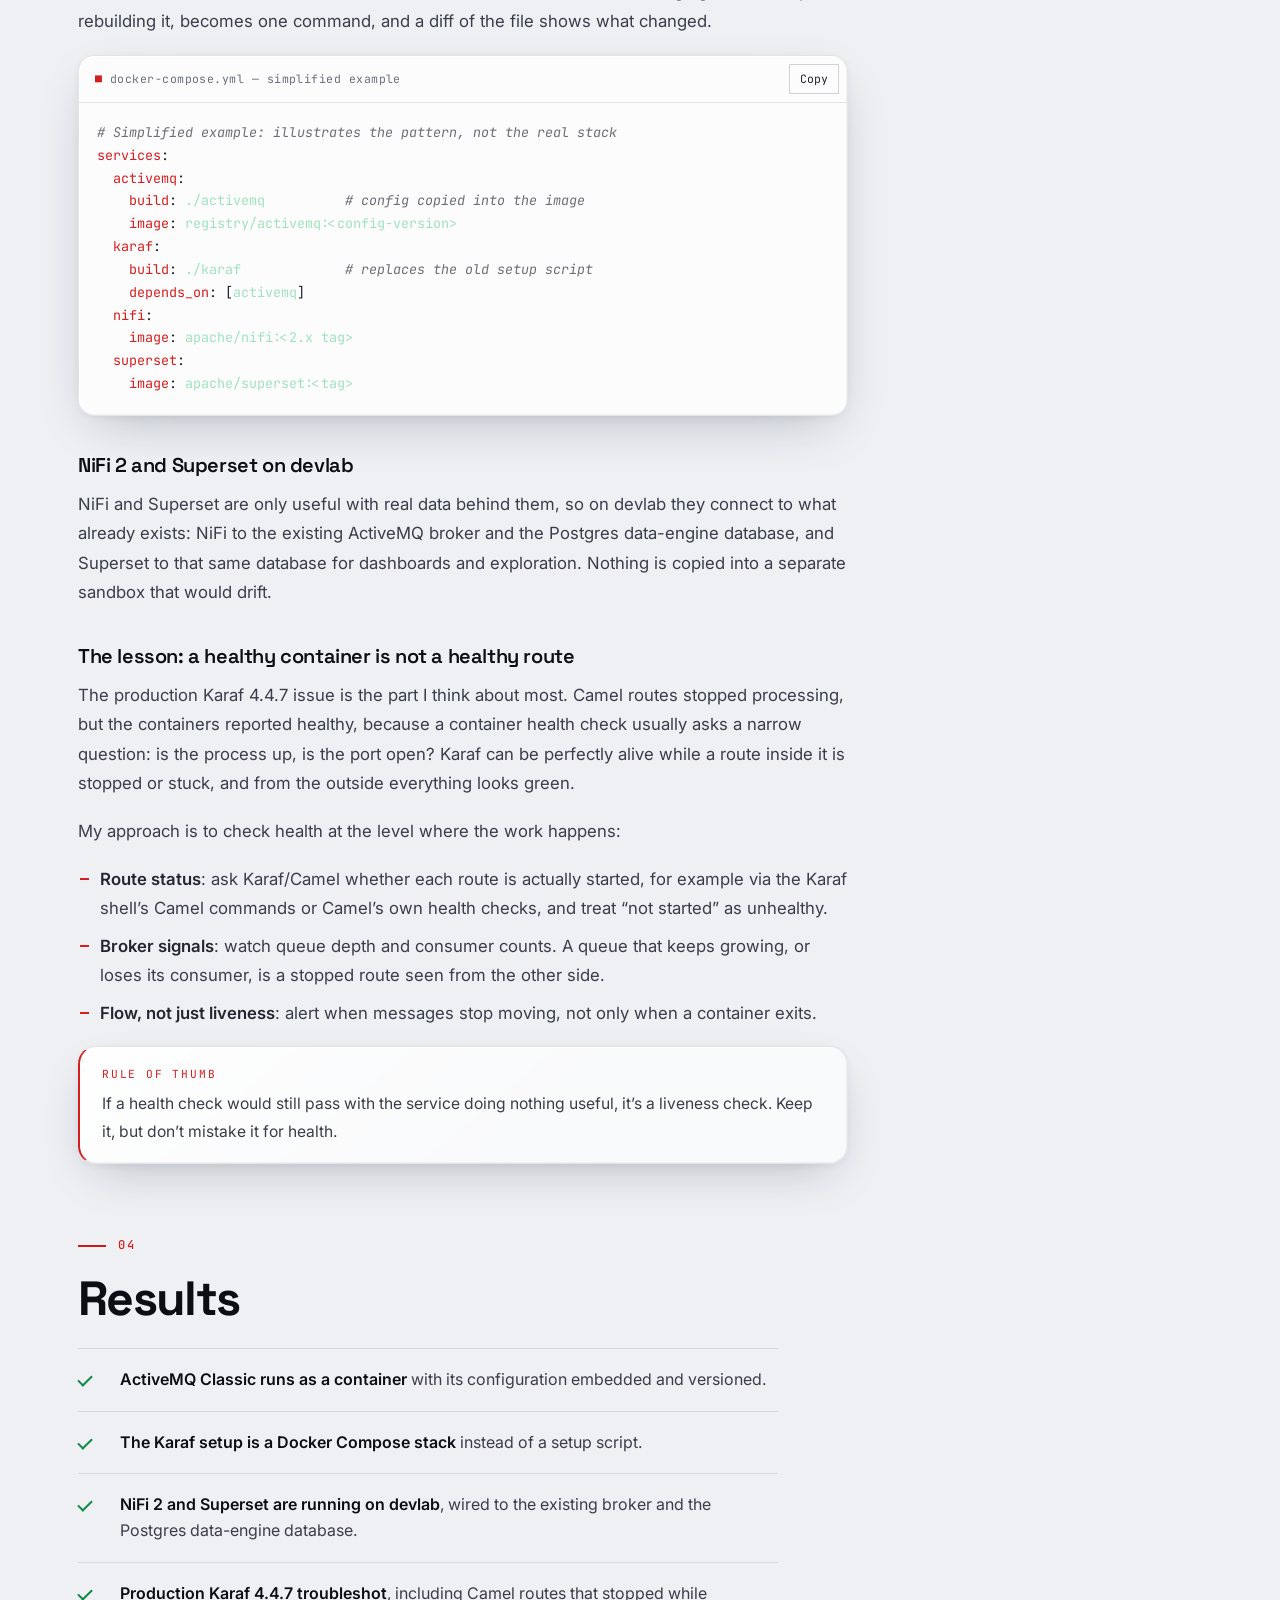
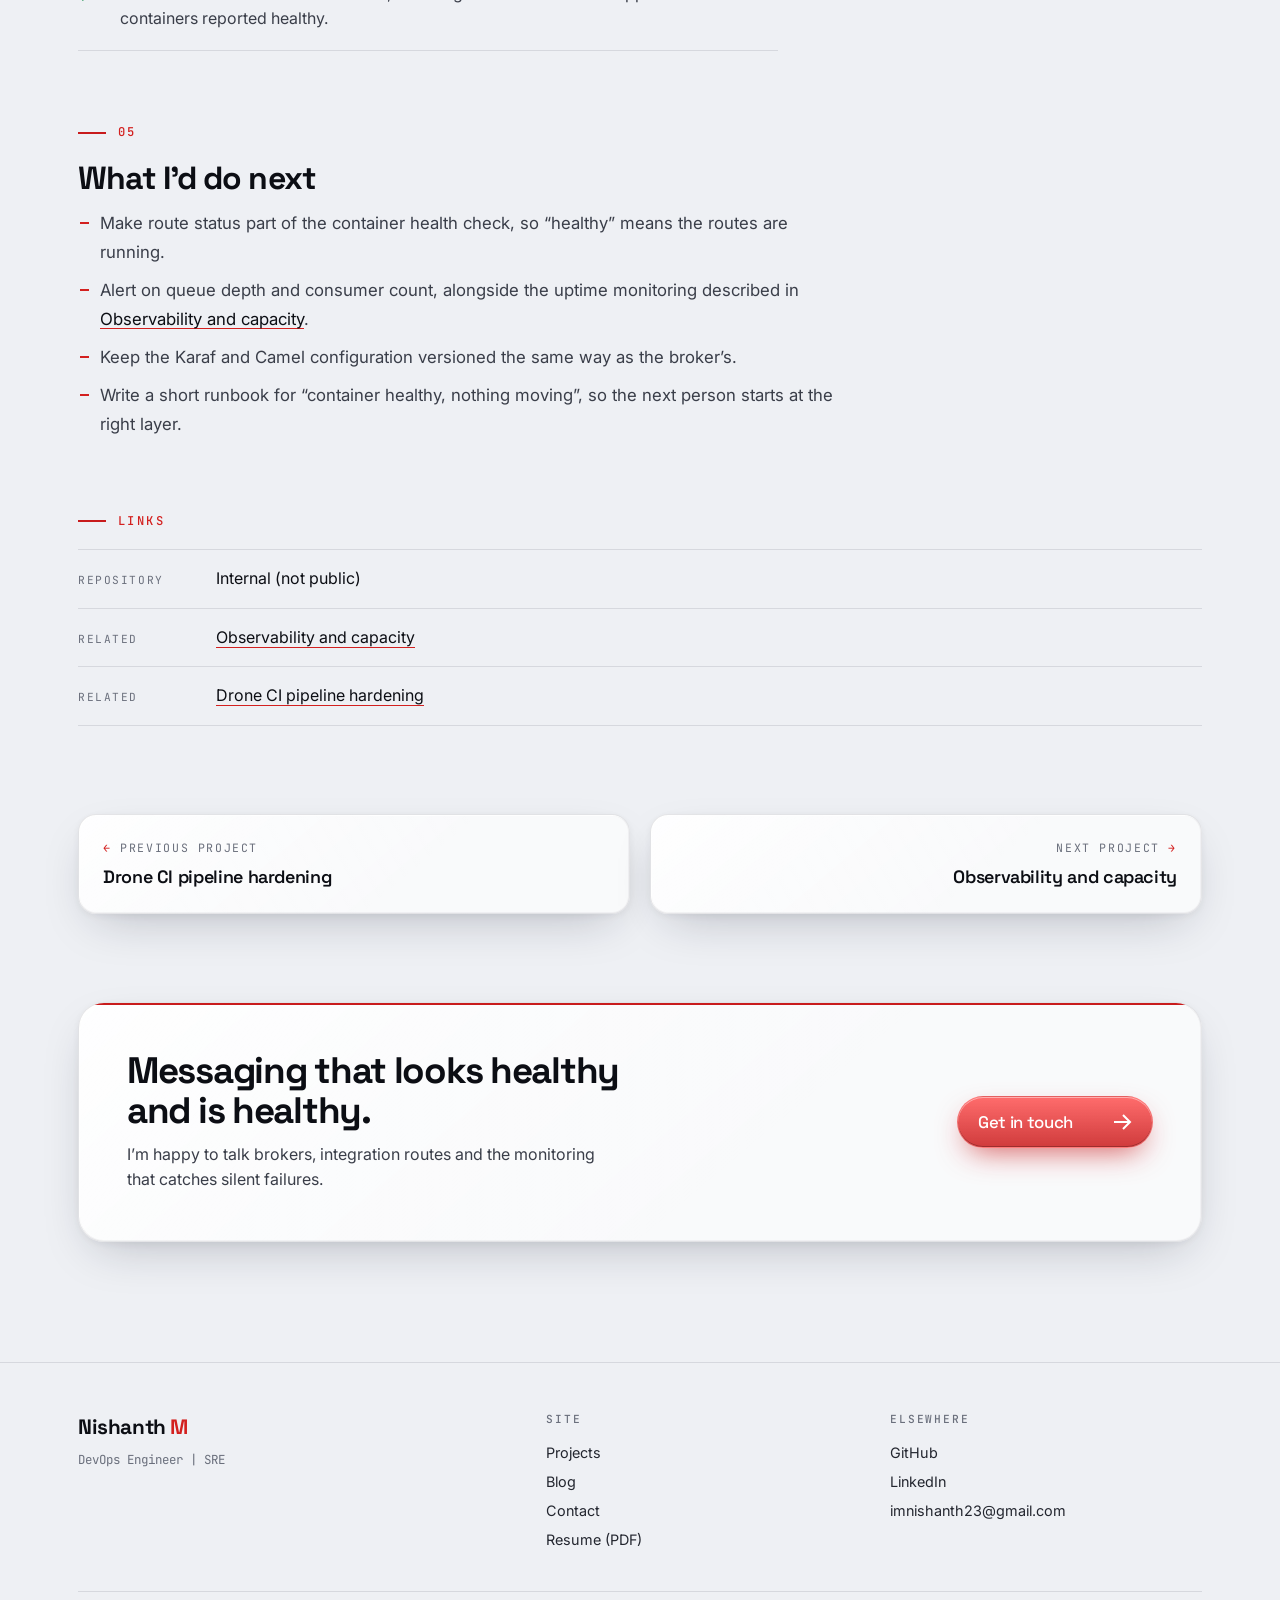
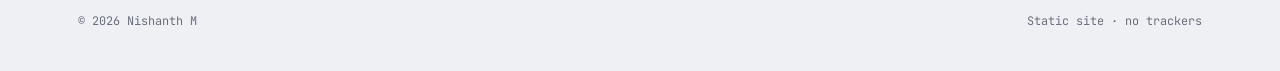
<file: projects/messaging-data-stack.html>
<!DOCTYPE html>
<html lang="en">
<head>
<meta charset="UTF-8">
<meta name="viewport" content="width=device-width, initial-scale=1.0, viewport-fit=cover">
<title>Messaging and data stack in Docker Compose — Nishanth M</title>
<meta name="description" content="How Nishanth M containerised ActiveMQ Classic with versioned config, converted a Karaf setup script to Docker Compose, set up NiFi 2 and Superset on devlab, and troubleshot Camel routes that stopped while containers stayed healthy.">
<meta name="author" content="Nishanth M">
<meta name="theme-color" content="#000000">
<meta name="color-scheme" content="dark">
<!-- Open Graph -->
<meta property="og:type" content="website">
<meta property="og:site_name" content="Nishanth M — DevOps / SRE">
<meta property="og:title" content="Messaging and data stack in Docker Compose — Nishanth M">
<meta property="og:description" content="How Nishanth M containerised ActiveMQ Classic with versioned config, converted a Karaf setup script to Docker Compose, set up NiFi 2 and Superset on devlab, and troubleshot Camel routes that stopped while containers stayed healthy.">
<meta property="og:url" content="https://mnishanth23.github.io/projects/messaging-data-stack.html">
<link rel="canonical" href="https://mnishanth23.github.io/projects/messaging-data-stack.html">
<meta property="og:image" content="https://mnishanth23.github.io/og.png">
<meta name="twitter:card" content="summary_large_image">
<link rel="icon" type="image/png" href="../favicon.png">
<link rel="apple-touch-icon" href="../logo.png">
<!-- Fonts: Space Grotesk (headings), Inter (body), JetBrains Mono (labels/code) -->
<link rel="preconnect" href="https://fonts.googleapis.com">
<link rel="preconnect" href="https://fonts.gstatic.com" crossorigin>
<link href="https://fonts.googleapis.com/css2?family=Space+Grotesk:wght@500;600;700&amp;family=Inter:wght@400;500;600&amp;family=JetBrains+Mono:wght@400;500&amp;display=swap" rel="stylesheet">
<link rel="stylesheet" href="../blog/assets/style.css">
<link rel="stylesheet" href="../blog/assets/site.css">
<link rel="stylesheet" href="assets/projects.css">
<script>try{var t=localStorage.getItem('theme');document.documentElement.setAttribute('data-theme',t?t:(matchMedia('(prefers-color-scheme: light)').matches?'light':'dark'))}catch(e){document.documentElement.setAttribute('data-theme','dark')}</script>
<!-- html.js gates the hidden state of scroll-reveal elements (no-JS shows everything).
     html.vt-nav = this page was entered via a view transition, so skip the fallback fade. -->
<script>document.documentElement.classList.add('js');addEventListener('pagereveal',function(e){if(e.viewTransition)document.documentElement.classList.add('vt-nav')});</script>
</head>
<body>
<a class="skip-link" href="#main">Skip to content</a>

<!-- ============ SITE HEADER (identical on every page; set aria-current on the active link) ============ -->
<header class="site-header">
  <nav class="wrap" aria-label="Primary">
    <a class="logo" href="../index.html" aria-label="Nishanth M — home">
      <img src="../logo.png" alt="" width="32" height="32">
      <span class="logo-text">Nishanth <span>M</span></span>
    </a>
    <ul class="nav-links" role="list">
        <li><a href="../index.html">Home</a></li>
        <li><a href="../index.html#projects">Projects</a></li>
        <li><a href="../blog/index.html">Blog</a></li>
        <li><a href="../index.html#contact">Contact</a></li>
        <li><a class="btn btn-red btn-sm" href="../resume.pdf" download>Resume <svg viewBox="0 0 19 16" fill="none" aria-hidden="true"><path d="M9.5 1v10M4.5 6.5l5 5 5-5M2 15h15" stroke="currentColor" stroke-width="2"/></svg></a></li>
    </ul>
    <button class="nav-toggle" type="button" aria-expanded="false" aria-controls="menu" aria-label="Open menu">
      <span></span><span></span><span></span>
    </button>
  </nav>
</header>
<!-- Mobile menu overlay (outside the header on purpose — see css section 04) -->
<div class="menu" id="menu" aria-hidden="true">
  <ul role="list">
    <li style="--i:0"><a href="../index.html"><small>01</small>Home</a></li>
    <li style="--i:1"><a href="../index.html#projects"><small>02</small>Projects</a></li>
    <li style="--i:2"><a href="../blog/index.html"><small>03</small>Blog</a></li>
    <li style="--i:3"><a href="../index.html#contact"><small>04</small>Contact</a></li>
  </ul>
  <div class="menu-foot">
    <a class="btn btn-red" href="../resume.pdf" download>Download resume <svg viewBox="0 0 19 16" fill="none" aria-hidden="true"><path d="M9.5 1v10M4.5 6.5l5 5 5-5M2 15h15" stroke="currentColor" stroke-width="2"/></svg></a>
    <span>imnishanth23@gmail.com</span>
  </div>
</div>
<main id="main">
  <article class="wrap">

    <!-- BLOCK 1 · BREADCRUMB -->
    <nav class="crumbs" aria-label="Breadcrumb">
      <ol>
        <li><a href="../index.html">Home</a></li>
        <li><a href="../index.html#projects">Projects</a></li>
        <li><span aria-current="page">Messaging and data stack in Docker Compose</span></li>
      </ol>
    </nav>

    <!-- BLOCK 2 · HERO: category eyebrow, title (view transition), summary -->
    <header class="proj-hero">
      <p class="eyebrow">Data &amp; messaging · Work project</p>
      <h1 style="view-transition-name: proj-title-messaging-data-stack">Messaging and data stack in Docker Compose</h1>
      <p class="proj-summary">I containerised our ActiveMQ Classic broker with its configuration embedded and versioned, converted the Apache Karaf setup script into Docker Compose, and set up Apache NiFi 2 and Apache Superset on devlab, wired to the existing broker and the Postgres data-engine database. Along the way I troubleshot a production Apache Karaf 4.4.7 deployment where Camel routes silently stopped while every container still reported healthy.</p>

      <!-- Hero banner: SAME markup as the card media so it morphs (proj-<slug>) -->
      <div class="card-media proj-banner bn-banner" style="view-transition-name: proj-messaging-data-stack" aria-hidden="true">
        <svg class="bn-svg bn-svg--wide" data-bn="messaging" viewBox="0 0 1000 320" role="img" aria-label="Animated diagram: inside a Docker Compose stack on devlab, producers publish to an ActiveMQ Classic broker whose config is baked into a versioned image; Karaf/Camel routes and Apache NiFi 2 consume from it, NiFi writes to the Postgres data-engine database and Superset reads it for dashboards." focusable="false"><g class="bn-node " data-k="prod"><rect class="bn-box" x="20" y="104" width="130" height="52" rx="9"/><text class="bn-label" x="85.0" y="128.0" text-anchor="middle">Producers</text><text class="bn-sub" x="85.0" y="143.0" text-anchor="middle">services publish</text></g><g class="bn-node " data-k="cfg"><rect class="bn-box" x="20" y="214" width="130" height="52" rx="9"/><text class="bn-label" x="85.0" y="238.0" text-anchor="middle">config · git</text><text class="bn-sub" x="85.0" y="253.0" text-anchor="middle">tag = version</text></g><g class="bn-grp"><rect x="180" y="14" width="805" height="292" rx="14"/><text class="bn-cap" x="192" y="31">DOCKER COMPOSE · DEVLAB</text></g><text class="bn-elab" x="782" y="31" text-anchor="start" data-k="flow">flow: messages moving</text><circle class="bn-led on" data-k="flowled" cx="773" cy="27.5" r="3.2"/><g class="bn-node " data-k="amq"><rect class="bn-box" x="214" y="50" width="206" height="236" rx="9"/><text class="bn-label" x="226" y="74" text-anchor="start">ActiveMQ Classic</text><text class="bn-sub" x="226" y="90" text-anchor="start">config in the image</text></g><text class="bn-elab" x="230" y="127" text-anchor="start">queue.1</text><text class="bn-elab" x="404" y="127" text-anchor="end" data-k="qd0">depth 0</text><rect class="bn-track" x="230" y="132" width="174" height="9" rx="4.5"/><rect class="bn-fill " data-k="q0" data-w="174" x="230" y="132" width="8.7" height="9" rx="4.5"/><text class="bn-elab" x="230" y="173" text-anchor="start">queue.2</text><text class="bn-elab" x="404" y="173" text-anchor="end" data-k="qd1">depth 0</text><rect class="bn-track" x="230" y="178" width="174" height="9" rx="4.5"/><rect class="bn-fill " data-k="q1" data-w="174" x="230" y="178" width="8.7" height="9" rx="4.5"/><text class="bn-elab" x="230" y="219" text-anchor="start">queue.3</text><text class="bn-elab" x="404" y="219" text-anchor="end" data-k="qd2">depth 0</text><rect class="bn-track" x="230" y="224" width="174" height="9" rx="4.5"/><rect class="bn-fill " data-k="q2" data-w="174" x="230" y="224" width="8.7" height="9" rx="4.5"/><text class="bn-elab" x="230" y="270" text-anchor="start">image activemq:&lt;config-version&gt;</text><g class="bn-edge " data-k="e_prod"><path d="M150 130 L214 130"/><path class="bn-head" d="M214.0 130.0 L207.0 133.6 L207.0 126.4Z"/></g><g class="bn-edge bn-edge--dash" data-k="e_cfg"><path d="M150 240 L214 240"/><path class="bn-head" d="M214.0 240.0 L207.0 243.6 L207.0 236.4Z"/></g><g class="bn-node " data-k="karaf"><rect class="bn-box" x="480" y="50" width="200" height="84" rx="9"/><text class="bn-label" x="492" y="72" text-anchor="start">Karaf / Camel</text><text class="bn-sub" x="492" y="88" text-anchor="start">routes · Karaf 4.4.7</text></g><circle class="bn-led on" data-k="r0" cx="496" cy="112" r="4"/><circle class="bn-led on" data-k="r1" cx="510" cy="112" r="4"/><circle class="bn-led on" data-k="r2" cx="524" cy="112" r="4"/><text class="bn-elab" x="540" y="116" text-anchor="start">route status</text><g class="bn-edge " data-k="e_amq_karaf"><path d="M420 90 L480 90"/><path class="bn-head" d="M480.0 90.0 L473.0 93.6 L473.0 86.4Z"/></g><text class="bn-elab" x="450" y="84" text-anchor="middle">consume</text><g class="bn-node " data-k="nifi"><rect class="bn-box" x="480" y="190" width="200" height="60" rx="9"/><text class="bn-label" x="580.0" y="218.0" text-anchor="middle">Apache NiFi 2</text><text class="bn-sub" x="580.0" y="233.0" text-anchor="middle">data flows</text></g><g class="bn-edge " data-k="e_amq_nifi"><path d="M420 220 L480 220"/><path class="bn-head" d="M480.0 220.0 L473.0 223.6 L473.0 216.4Z"/></g><g class="bn-node " data-k="pg"><rect class="bn-box" x="724" y="180" width="140" height="80" rx="9"/><text class="bn-label" x="794.0" y="208" text-anchor="middle">Postgres</text><text class="bn-sub" x="794.0" y="224" text-anchor="middle">data-engine DB</text></g><text class="bn-elab" x="794" y="246" text-anchor="middle" data-k="rows">rows +0</text><g class="bn-edge " data-k="e_nifi_pg"><path d="M680 220 L724 220"/><path class="bn-head" d="M724.0 220.0 L717.0 223.6 L717.0 216.4Z"/></g><g class="bn-node " data-k="ss"><rect class="bn-box" x="892" y="160" width="86" height="120" rx="9"/><text class="bn-label" x="935.0" y="182" text-anchor="middle">Superset</text><text class="bn-sub" x="935.0" y="198" text-anchor="middle">dashboards</text></g><rect class="bn-ssbar" data-k="ssb0" x="906" y="230" width="10" height="34" rx="2"/><rect class="bn-ssbar" data-k="ssb1" x="921" y="230" width="10" height="34" rx="2"/><rect class="bn-ssbar" data-k="ssb2" x="936" y="230" width="10" height="34" rx="2"/><rect class="bn-ssbar" data-k="ssb3" x="951" y="230" width="10" height="34" rx="2"/><g class="bn-edge " data-k="e_pg_ss"><path d="M864 220 L892 220"/><path class="bn-head" d="M892.0 220.0 L885.0 223.6 L885.0 216.4Z"/></g><text class="bn-elab" x="317" y="304" text-anchor="start"></text><g class="bn-packets"></g></svg>
        <svg class="bn-svg bn-svg--tall" data-bn="messaging" viewBox="0 0 360 540" role="img" aria-label="Animated diagram: inside a Docker Compose stack on devlab, producers publish to an ActiveMQ Classic broker whose config is baked into a versioned image; Karaf/Camel routes and Apache NiFi 2 consume from it, NiFi writes to the Postgres data-engine database and Superset reads it for dashboards." focusable="false"><g class="bn-node " data-k="prod"><rect class="bn-box" x="8" y="8" width="164" height="42" rx="9"/><text class="bn-label" x="90.0" y="27.0" text-anchor="middle">Producers</text><text class="bn-sub" x="90.0" y="42.0" text-anchor="middle">services publish</text></g><g class="bn-node " data-k="cfg"><rect class="bn-box" x="188" y="8" width="164" height="42" rx="9"/><text class="bn-label" x="270.0" y="27.0" text-anchor="middle">config · git</text><text class="bn-sub" x="270.0" y="42.0" text-anchor="middle">image tag = version</text></g><g class="bn-grp"><rect x="6" y="66" width="348" height="464" rx="14"/><text class="bn-cap" x="18" y="83">COMPOSE · DEVLAB</text></g><text class="bn-elab" x="186" y="83" text-anchor="start" data-k="flow">flow: moving</text><circle class="bn-led on" data-k="flowled" cx="178" cy="79.5" r="3.2"/><g class="bn-node " data-k="amq"><rect class="bn-box" x="20" y="96" width="320" height="140" rx="9"/><text class="bn-label" x="32" y="118" text-anchor="start">ActiveMQ Classic</text><text class="bn-sub" x="32" y="134" text-anchor="start">config in the image</text></g><text class="bn-elab" x="36" y="161" text-anchor="start">queue.1</text><text class="bn-elab" x="324" y="161" text-anchor="end" data-k="qd0">depth 0</text><rect class="bn-track" x="36" y="166" width="288" height="9" rx="4.5"/><rect class="bn-fill " data-k="q0" data-w="288" x="36" y="166" width="14.4" height="9" rx="4.5"/><text class="bn-elab" x="36" y="187" text-anchor="start">queue.2</text><text class="bn-elab" x="324" y="187" text-anchor="end" data-k="qd1">depth 0</text><rect class="bn-track" x="36" y="192" width="288" height="9" rx="4.5"/><rect class="bn-fill " data-k="q1" data-w="288" x="36" y="192" width="14.4" height="9" rx="4.5"/><text class="bn-elab" x="36" y="213" text-anchor="start">queue.3</text><text class="bn-elab" x="324" y="213" text-anchor="end" data-k="qd2">depth 0</text><rect class="bn-track" x="36" y="218" width="288" height="9" rx="4.5"/><rect class="bn-fill " data-k="q2" data-w="288" x="36" y="218" width="14.4" height="9" rx="4.5"/><g class="bn-edge " data-k="e_prod"><path d="M90 50 L90 96"/><path class="bn-head" d="M90.0 96.0 L86.4 89.0 L93.6 89.0Z"/></g><g class="bn-edge bn-edge--dash" data-k="e_cfg"><path d="M270 50 L270 96"/><path class="bn-head" d="M270.0 96.0 L266.4 89.0 L273.6 89.0Z"/></g><g class="bn-node " data-k="karaf"><rect class="bn-box" x="20" y="266" width="152" height="80" rx="9"/><text class="bn-label" x="32" y="288" text-anchor="start">Karaf / Camel</text><text class="bn-sub" x="32" y="304" text-anchor="start">Karaf 4.4.7</text></g><circle class="bn-led on" data-k="r0" cx="36" cy="326" r="4"/><circle class="bn-led on" data-k="r1" cx="50" cy="326" r="4"/><circle class="bn-led on" data-k="r2" cx="64" cy="326" r="4"/><text class="bn-elab" x="80" y="330" text-anchor="start">routes</text><g class="bn-node " data-k="nifi"><rect class="bn-box" x="188" y="266" width="152" height="80" rx="9"/><text class="bn-label" x="264.0" y="304.0" text-anchor="middle">Apache NiFi 2</text><text class="bn-sub" x="264.0" y="319.0" text-anchor="middle">data flows</text></g><g class="bn-edge " data-k="e_amq_karaf"><path d="M96 236 L96 266"/><path class="bn-head" d="M96.0 266.0 L92.4 259.0 L99.6 259.0Z"/></g><g class="bn-edge " data-k="e_amq_nifi"><path d="M264 236 L264 266"/><path class="bn-head" d="M264.0 266.0 L260.4 259.0 L267.6 259.0Z"/></g><g class="bn-node " data-k="pg"><rect class="bn-box" x="188" y="374" width="152" height="56" rx="9"/><text class="bn-label" x="264.0" y="394" text-anchor="middle">Postgres</text><text class="bn-sub" x="264.0" y="408" text-anchor="middle">data-engine DB</text></g><text class="bn-elab" x="264" y="423" text-anchor="middle" data-k="rows">rows +0</text><g class="bn-edge " data-k="e_nifi_pg"><path d="M264 346 L264 374"/><path class="bn-head" d="M264.0 374.0 L260.4 367.0 L267.6 367.0Z"/></g><g class="bn-node " data-k="ss"><rect class="bn-box" x="188" y="456" width="152" height="62" rx="9"/><text class="bn-label" x="200" y="478" text-anchor="start">Superset</text><text class="bn-sub" x="200" y="494" text-anchor="start">dashboards</text></g><rect class="bn-ssbar" data-k="ssb0" x="282" y="472" width="9" height="36" rx="2"/><rect class="bn-ssbar" data-k="ssb1" x="295" y="472" width="9" height="36" rx="2"/><rect class="bn-ssbar" data-k="ssb2" x="308" y="472" width="9" height="36" rx="2"/><rect class="bn-ssbar" data-k="ssb3" x="321" y="472" width="9" height="36" rx="2"/><g class="bn-edge " data-k="e_pg_ss"><path d="M264 430 L264 456"/><path class="bn-head" d="M264.0 456.0 L260.4 449.0 L267.6 449.0Z"/></g><text class="bn-elab" x="20" y="390" text-anchor="start">queue depth and</text><text class="bn-elab" x="20" y="405" text-anchor="start">route status say</text><text class="bn-elab" x="20" y="420" text-anchor="start">more than liveness</text><g class="bn-packets"></g></svg>
        <span class="badge badge--private">Work · private</span>
        <span class="media-label">broker://activemq</span>
      </div>

      <!-- BLOCK 3 · META ROW: Role · Company · Period · Status -->
      <dl class="meta-row">
        <!-- REVIEW: role wording for this project -->
        <div><dt>Role</dt><dd>Containerisation, setup &amp; troubleshooting</dd></div>
        <div><dt>Company</dt><dd>SMI Tech Group · Madurai, Tamil Nadu</dd></div>
        <!-- TODO: dates (when the containerisation, the devlab setup and the Karaf troubleshooting happened) -->
        <div><dt>Period</dt><dd>Ongoing</dd></div>
        <div><dt>Status</dt><dd><span class="status-chip">Internal — source not public</span></dd></div>
      </dl>
    </header>

    <!-- BLOCK 4 · TECH & TOOLS -->
    <section class="detail-section tech-list" aria-labelledby="tech-h">
      <h2 class="eyebrow" id="tech-h">Tech &amp; tools</h2>
      <ul class="tags" role="list">
        <li>ActiveMQ Classic</li><li>Apache Karaf 4.4.7</li><li>Apache Camel</li><li>Apache NiFi 2</li><li>Apache Superset</li><li>PostgreSQL</li><li>Docker Compose</li><li>Docker</li>
      </ul>
    </section>

    <!-- BLOCK 5 · MEDIA: diagram figure.
         Two inline SVGs: --wide (desktop) and --tall (phones, ≤680px).
         To use a real screenshot / demo video instead, replace the two <svg>
         elements with ONE of the commented tags below . -->
    <section class="detail-section" aria-labelledby="media-h">
      <h2 class="eyebrow" id="media-h">How the stack fits together</h2>
      <figure class="diagram">
      <!-- REVIEW: wiring is simplified. Confirm: (1) what the Camel routes consume/produce and whether they feed NiFi or Postgres, (2) whether Postgres runs inside this Compose stack or is the existing external data-engine DB, (3) the Karaf 4.4.7 production deployment is a separate environment from devlab -->
        <div class="diagram-frame">
  <svg class="diagram-svg diagram-svg--wide" viewBox="0 0 1120 440" role="img" aria-labelledby="dg-msw-t dg-msw-d">
    <title id="dg-msw-t">Messaging and data stack in Docker Compose on devlab</title>
    <desc id="dg-msw-d">Inside a Docker Compose stack on the devlab environment: producers publish to an ActiveMQ Classic broker whose configuration is embedded in the image and versioned. Apache Karaf runs Apache Camel routes that consume from the broker. Apache NiFi 2 is wired to the same broker and to the Postgres data-engine database, and Apache Superset reads from that database for dashboards. A note underneath: a healthy container is not a healthy route, so route-level health is checked separately.</desc>
    <defs>
      <marker id="ah-msw" viewBox="0 0 10 10" refX="9" refY="5" markerWidth="8" markerHeight="8" orient="auto-start-reverse"><path class="d-head" d="M0 0L10 5L0 10z"/></marker>
      <marker id="ahr-msw" viewBox="0 0 10 10" refX="9" refY="5" markerWidth="8" markerHeight="8" orient="auto-start-reverse"><path class="d-head--accent" d="M0 0L10 5L0 10z"/></marker>
    </defs>
    <rect class="d-box d-box--ghost" x="20" y="16" width="1080" height="334"/>
    <text class="d-tag" x="40" y="44">DOCKER COMPOSE · DEVLAB</text>
    <path class="d-arrow" d="M350 118H408" marker-end="url(#ah-msw)"/>
    <path class="d-flow" d="M350 118H400"/>
    <path class="d-arrow" d="M710 118H768" marker-end="url(#ah-msw)"/>
    <path class="d-flow" d="M710 118H760"/>
    <path class="d-arrow" d="M560 166V198H200V228" marker-end="url(#ah-msw)"/>
    <path class="d-flow" d="M560 166V198H200V220"/>
    <text class="d-sub" x="576" y="190">same broker</text>
    <path class="d-arrow" d="M350 278H408" marker-end="url(#ah-msw)"/>
    <path class="d-flow" d="M350 278H400"/>
    <path class="d-arrow" d="M710 278H768" marker-end="url(#ah-msw)"/>
    <path class="d-flow" d="M710 278H760"/>
    <g>
      <rect class="d-box" x="50" y="70" width="300" height="96"/>
      <text class="d-num" x="64" y="92">01</text>
      <text class="d-label" x="64" y="134">Producers</text>
      <text class="d-sub" x="64" y="153">services publishing messages</text>
    </g>
    <g>
      <rect class="d-box d-box--accent" x="410" y="70" width="300" height="96"/>
      <text class="d-num" x="424" y="92">02</text><text class="d-tag" x="696" y="92" text-anchor="end">VERSIONED CONFIG</text>
      <text class="d-label" x="424" y="134">ActiveMQ Classic</text>
      <text class="d-sub" x="424" y="153">broker · config in the image</text>
    </g>
    <g>
      <rect class="d-box" x="770" y="70" width="300" height="96"/>
      <text class="d-num" x="784" y="92">03</text><text class="d-tag" x="1056" y="92" text-anchor="end">ROUTE HEALTH</text>
      <text class="d-label" x="784" y="134">Karaf / Camel routes</text>
      <text class="d-sub" x="784" y="153">integration routes</text>
    </g>
    <g>
      <rect class="d-box" x="50" y="230" width="300" height="96"/>
      <text class="d-num" x="64" y="252">04</text>
      <text class="d-label" x="64" y="294">Apache NiFi 2</text>
      <text class="d-sub" x="64" y="313">data flows</text>
    </g>
    <g>
      <rect class="d-box" x="410" y="230" width="300" height="96"/>
      <text class="d-num" x="424" y="252">05</text>
      <text class="d-label" x="424" y="294">Postgres</text>
      <text class="d-sub" x="424" y="313">data-engine database</text>
    </g>
    <g>
      <rect class="d-box d-box--ok" x="770" y="230" width="300" height="96"/>
      <text class="d-num" x="784" y="252">06</text>
      <text class="d-label" x="784" y="294">Apache Superset</text>
      <text class="d-sub" x="784" y="313">dashboards &amp; exploration</text>
    </g>
    <g>
      <rect class="d-box d-box--ghost" x="20" y="370" width="1080" height="52"/>
      <rect class="d-head--accent" x="40" y="392" width="8" height="8"/>
      <text class="d-sub" x="60" y="401"><tspan class="d-tag">HEALTHY CONTAINER ≠ HEALTHY ROUTE</tspan>  →  check that each Camel route is running, not just that the container is up</text>
    </g>
    <path class="d-dash" d="M920 166V186H1080V370"/>
  </svg>
  <svg class="diagram-svg diagram-svg--tall" viewBox="0 0 360 826" role="img" aria-labelledby="dg-mst-t dg-mst-d">
    <title id="dg-mst-t">Messaging and data stack in Docker Compose on devlab</title>
    <desc id="dg-mst-d">Inside a Docker Compose stack on the devlab environment: producers publish to an ActiveMQ Classic broker whose configuration is embedded in the image and versioned. Apache Karaf runs Apache Camel routes that consume from the broker. Apache NiFi 2 is wired to the same broker and to the Postgres data-engine database, and Apache Superset reads from that database for dashboards. A note underneath: a healthy container is not a healthy route, so route-level health is checked separately.</desc>
    <defs>
      <marker id="ah-mst" viewBox="0 0 10 10" refX="9" refY="5" markerWidth="8" markerHeight="8" orient="auto-start-reverse"><path class="d-head" d="M0 0L10 5L0 10z"/></marker>
      <marker id="ahr-mst" viewBox="0 0 10 10" refX="9" refY="5" markerWidth="8" markerHeight="8" orient="auto-start-reverse"><path class="d-head--accent" d="M0 0L10 5L0 10z"/></marker>
    </defs>
    <rect class="d-box d-box--ghost" x="10" y="10" width="340" height="716"/>
    <text class="d-tag" x="24" y="34">DOCKER COMPOSE · DEVLAB</text>
    <path class="d-arrow" d="M64 130V164" marker-end="url(#ah-mst)"/>
    <path class="d-flow" d="M64 130V156"/>
    <path class="d-arrow" d="M64 246V280" marker-end="url(#ah-mst)"/>
    <path class="d-flow" d="M64 246V272"/>
    <path class="d-arrow" d="M314 206.0H334V438.0H316" marker-end="url(#ah-mst)"/>
    <path class="d-arrow" d="M64 478V512" marker-end="url(#ah-mst)"/>
    <path class="d-flow" d="M64 478V504"/>
    <path class="d-arrow" d="M64 594V628" marker-end="url(#ah-mst)"/>
    <path class="d-flow" d="M64 594V620"/>
    <g>
      <rect class="d-box" x="24" y="50" width="290" height="80"/>
      <text class="d-num" x="38" y="72">01</text>
      <text class="d-label" x="38" y="98">Producers</text>
      <text class="d-sub" x="38" y="117">services publishing messages</text>
    </g>
    <g>
      <rect class="d-box d-box--accent" x="24" y="166" width="290" height="80"/>
      <text class="d-num" x="38" y="188">02</text><text class="d-tag" x="300" y="188" text-anchor="end">VERSIONED</text>
      <text class="d-label" x="38" y="214">ActiveMQ Classic</text>
      <text class="d-sub" x="38" y="233">broker · config in the image</text>
    </g>
    <g>
      <rect class="d-box" x="24" y="282" width="290" height="80"/>
      <text class="d-num" x="38" y="304">03</text><text class="d-tag" x="300" y="304" text-anchor="end">ROUTE HEALTH</text>
      <text class="d-label" x="38" y="330">Karaf / Camel routes</text>
      <text class="d-sub" x="38" y="349">integration routes</text>
    </g>
    <g>
      <rect class="d-box" x="24" y="398" width="290" height="80"/>
      <text class="d-num" x="38" y="420">04</text>
      <text class="d-label" x="38" y="446">Apache NiFi 2</text>
      <text class="d-sub" x="38" y="465">wired to the same broker</text>
    </g>
    <g>
      <rect class="d-box" x="24" y="514" width="290" height="80"/>
      <text class="d-num" x="38" y="536">05</text>
      <text class="d-label" x="38" y="562">Postgres</text>
      <text class="d-sub" x="38" y="581">data-engine database</text>
    </g>
    <g>
      <rect class="d-box d-box--ok" x="24" y="630" width="290" height="80"/>
      <text class="d-num" x="38" y="652">06</text>
      <text class="d-label" x="38" y="678">Apache Superset</text>
      <text class="d-sub" x="38" y="697">dashboards &amp; exploration</text>
    </g>
    <rect class="d-box d-box--ghost" x="10" y="746" width="340" height="64"/>
    <text class="d-tag" x="24" y="770">HEALTHY CONTAINER ≠ HEALTHY ROUTE</text>
    <text class="d-sub" x="24" y="792">check route status, not just the container</text>
  </svg>
          <!-- <img src="../assets/screens/messaging-data-stack-01.webp" alt="Docker Compose stack on devlab: ActiveMQ, Karaf, NiFi and Superset containers" width="1600" height="900" loading="lazy" decoding="async"> -->
          <!-- <video src="../assets/screens/messaging-data-stack-demo.mp4" poster="../assets/screens/messaging-data-stack-poster.webp" controls muted playsinline preload="none" width="1600" height="900"></video> -->
        </div>
        <figcaption><strong>Diagram — illustrative architecture</strong><span>Services simplified; host names omitted</span></figcaption>
      </figure>
    </section>

    <!-- BLOCK 6 · THE PROBLEM -->
    <section class="detail-section" aria-labelledby="problem-h">
      <p class="eyebrow">01</p>
      <div class="prose">
        <h2 id="problem-h" style="margin-top:.4em">The problem</h2>
        <p>Our messaging and integration layer had grown the usual way: a broker, a Karaf container running Camel routes, and a setup script that knew how to put it all together. That works until you need to rebuild it somewhere else, or work out what changed.</p>
        <!-- REVIEW: the "before" state (config living on the host, script-driven setup) is described as a general motivation, not a confirmed specific -->
        <ul>
          <li>The <strong>broker&rsquo;s configuration</strong> needed to travel with the broker, with a history of changes.</li>
          <li>The <strong>Karaf setup</strong> was a script you ran, rather than a stack you could declare and bring up.</li>
          <li>The team needed <strong>NiFi 2 and Superset on devlab</strong>, connected to the data that already existed rather than a fresh, empty copy.</li>
          <li>In production, <strong>Camel routes on Karaf 4.4.7 stopped silently</strong> while the containers still reported healthy, so nothing looked wrong from the outside.</li>
        </ul>
      </div>
    </section>

    <!-- BLOCK 7 · WHAT I DID -->
    <section class="detail-section" aria-labelledby="did-h">
      <p class="eyebrow">02</p>
      <div class="prose">
        <h2 id="did-h" style="margin-top:.4em">What I did</h2>
        <ol>
          <li><strong>Containerised ActiveMQ Classic</strong> with its configuration embedded in the image and versioned, so a broker version and its config ship together.</li>
          <li><strong>Converted the Karaf setup script to Docker Compose</strong>, turning a sequence of steps into a declared stack.</li>
          <li><strong>Set up Apache NiFi 2 and Apache Superset on devlab</strong>, wired to the existing broker and the Postgres data-engine database.</li>
          <li><strong>Troubleshot the production Apache Karaf 4.4.7 deployment</strong>, including the Camel routes that stopped while their containers stayed healthy.</li>
        </ol>
      </div>
    </section>

    <!-- BLOCK 8 · HOW IT WORKS (technical depth; practice, not invented numbers) -->
    <section class="detail-section" aria-labelledby="how-h">
      <p class="eyebrow">03</p>
      <div class="prose">
        <h2 id="how-h" style="margin-top:.4em">How it works</h2>
        <h3>Broker config that ships with the broker</h3>
        <p>Instead of mounting configuration from wherever it happens to live on a host, the broker image is built with its configuration files inside it. The config sits in version control next to the Dockerfile, so every change has a commit, and the image tag tells you exactly which config a running broker has. Rolling back the config means running the previous image.</p>
        <!-- REVIEW: exact mechanism (COPY into the image vs. a versioned config volume) and tagging scheme -->

        <h3>From setup script to Compose</h3>
        <p>A setup script describes <em>how</em> to build an environment; a Compose file describes <em>what</em> the environment is. Each step in the script becomes something declared: the image, the ports, the volumes, the environment variables, the start order and a health check. Bringing the stack up, or rebuilding it, becomes one command, and a diff of the file shows what changed.</p>

        <figure class="code">
          <figcaption class="code-head"><span class="label">docker-compose.yml — simplified example</span></figcaption>
<pre><code><span class="c"># Simplified example: illustrates the pattern, not the real stack</span>
<span class="k">services</span>:
  <span class="k">activemq</span>:
    <span class="k">build</span>: <span class="s">./activemq</span>          <span class="c"># config copied into the image</span>
    <span class="k">image</span>: <span class="s">registry/activemq:&lt;config-version&gt;</span>
  <span class="k">karaf</span>:
    <span class="k">build</span>: <span class="s">./karaf</span>             <span class="c"># replaces the old setup script</span>
    <span class="k">depends_on</span>: [<span class="s">activemq</span>]
  <span class="k">nifi</span>:
    <span class="k">image</span>: <span class="s">apache/nifi:&lt;2.x tag&gt;</span>
  <span class="k">superset</span>:
    <span class="k">image</span>: <span class="s">apache/superset:&lt;tag&gt;</span></code></pre>
        </figure>
        <!-- REVIEW: service names, build contexts and tags are placeholders, not the real file -->

        <h3>NiFi 2 and Superset on devlab</h3>
        <p>NiFi and Superset are only useful with real data behind them, so on devlab they connect to what already exists: NiFi to the existing ActiveMQ broker and the Postgres data-engine database, and Superset to that same database for dashboards and exploration. Nothing is copied into a separate sandbox that would drift.</p>
        <!-- REVIEW: connection details (NiFi JMS/DB connection setup, which Superset datasets) -->

        <h3>The lesson: a healthy container is not a healthy route</h3>
        <p>The production Karaf 4.4.7 issue is the part I think about most. Camel routes stopped processing, but the containers reported healthy, because a container health check usually asks a narrow question: is the process up, is the port open? Karaf can be perfectly alive while a route inside it is stopped or stuck, and from the outside everything looks green.</p>
        <p>My approach is to check health at the level where the work happens:</p>
        <ul>
          <li><strong>Route status</strong>: ask Karaf/Camel whether each route is actually started, for example via the Karaf shell&rsquo;s Camel commands or Camel&rsquo;s own health checks, and treat &ldquo;not started&rdquo; as unhealthy.</li>
          <li><strong>Broker signals</strong>: watch queue depth and consumer counts. A queue that keeps growing, or loses its consumer, is a stopped route seen from the other side.</li>
          <li><strong>Flow, not just liveness</strong>: alert when messages stop moving, not only when a container exits.</li>
        </ul>
        <!-- REVIEW: this is the general approach; the actual root cause of the stopped routes and which checks were put in place are not stated here -->

        <aside class="callout">
          <span class="callout-k">Rule of thumb</span>
          <p>If a health check would still pass with the service doing nothing useful, it&rsquo;s a liveness check. Keep it, but don&rsquo;t mistake it for health.</p>
        </aside>
      </div>
    </section>

    <!-- BLOCK 9 · RESULTS (only real, verified outcomes) -->
    <section class="detail-section" aria-labelledby="results-h">
      <p class="eyebrow">04</p>
      <h2 class="h2" id="results-h" style="margin-bottom:24px">Results</h2>
      <ul class="results" role="list">
        <li><span><strong>ActiveMQ Classic runs as a container</strong> with its configuration embedded and versioned.</span></li>
        <li><span><strong>The Karaf setup is a Docker Compose stack</strong> instead of a setup script.</span></li>
        <li><span><strong>NiFi 2 and Superset are running on devlab</strong>, wired to the existing broker and the Postgres data-engine database.</span></li>
        <li><span><strong>Production Karaf 4.4.7 troubleshot</strong>, including Camel routes that stopped while containers reported healthy.</span></li>
      </ul>
      <!-- TODO: outcome of the Karaf troubleshooting (root cause / fix), if the owner wants it stated -->
    </section>

    <!-- BLOCK 10 · WHAT I'D DO NEXT -->
    <section class="detail-section" aria-labelledby="next-h">
      <p class="eyebrow">05</p>
      <div class="prose">
        <h2 id="next-h" style="margin-top:.4em">What I&rsquo;d do next</h2>
        <ul>
          <li>Make route status part of the container health check, so &ldquo;healthy&rdquo; means the routes are running.</li>
          <li>Alert on queue depth and consumer count, alongside the uptime monitoring described in <a href="observability-capacity.html">Observability and capacity</a>.</li>
          <li>Keep the Karaf and Camel configuration versioned the same way as the broker&rsquo;s.</li>
          <li>Write a short runbook for &ldquo;container healthy, nothing moving&rdquo;, so the next person starts at the right layer.</li>
        </ul>
      </div>
    </section>

    <!-- BLOCK 11 · LINKS -->
    <section class="detail-section" aria-labelledby="links-h">
      <h2 class="eyebrow" id="links-h">Links</h2>
      <ul class="link-block" role="list">
        <li><span class="k">Repository</span><span>Internal (not public)</span></li>
        <li><span class="k">Related</span><a href="observability-capacity.html">Observability and capacity</a></li>
        <li><span class="k">Related</span><a href="drone-pipeline-hardening.html">Drone CI pipeline hardening</a></li>
      </ul>
    </section>

    <!-- BLOCK 12 · PREV / NEXT (order = homepage Projects section) -->
    <nav class="pager" aria-label="More projects">
      <a class="prev" href="drone-pipeline-hardening.html"><span class="k"><span class="arr" aria-hidden="true">←</span> Previous project</span><span class="t">Drone CI pipeline hardening</span></a>
      <a class="next" href="observability-capacity.html"><span class="k">Next project <span class="arr" aria-hidden="true">→</span></span><span class="t">Observability and capacity</span></a>
    </nav>

    <!-- BLOCK 13 · CTA -->
    <aside class="cta-band" aria-labelledby="cta-h">
      <div>
        <h2 id="cta-h">Messaging that looks healthy and is healthy.</h2>
        <p>I&rsquo;m happy to talk brokers, integration routes and the monitoring that catches silent failures.</p>
      </div>
      <a class="btn btn-red" href="../index.html#contact">Get in touch <svg viewBox="0 0 19 16" fill="none" aria-hidden="true"><path d="M1 8h16M10 1l7 7-7 7" stroke="currentColor" stroke-width="2"/></svg></a>
    </aside>

  </article>
</main>

<!-- ============ SITE FOOTER (identical on every page) ============ -->
<footer class="site-footer">
  <div class="wrap">
    <div class="foot-grid">
      <div>
        <p class="foot-name">Nishanth <span>M</span></p>
        <p class="foot-role">DevOps Engineer | SRE</p>
      </div>
      <div class="foot-col">
        <h2>Site</h2>
        <ul>
          <li><a href="../index.html#projects">Projects</a></li>
          <li><a href="../blog/index.html">Blog</a></li>
          <li><a href="../index.html#contact">Contact</a></li>
          <li><a href="../resume.pdf" download>Resume (PDF)</a></li>
        </ul>
      </div>
      <div class="foot-col">
        <h2>Elsewhere</h2>
        <ul>
          <li><a href="https://github.com/mnishanth23" rel="noopener">GitHub</a></li>
          <!-- REVIEW: LinkedIn URL not confirmed in latest resume -->
          <li><a href="https://linkedin.com/in/mnishanth23" rel="noopener">LinkedIn</a></li>
          <li><a href="mailto:imnishanth23@gmail.com">imnishanth23@gmail.com</a></li>
        </ul>
      </div>
    </div>
    <div class="foot-base">
      <span>&copy; 2026 Nishanth M</span>
      <span>Static site · no trackers</span>
    </div>
  </div>
</footer>
<script src="../blog/assets/main.js" defer></script>
<script src="../blog/assets/site.js"></script>
<script src="assets/flow.js" defer></script>
<script src="assets/banner.js" defer></script>
</body>
</html>
</file>
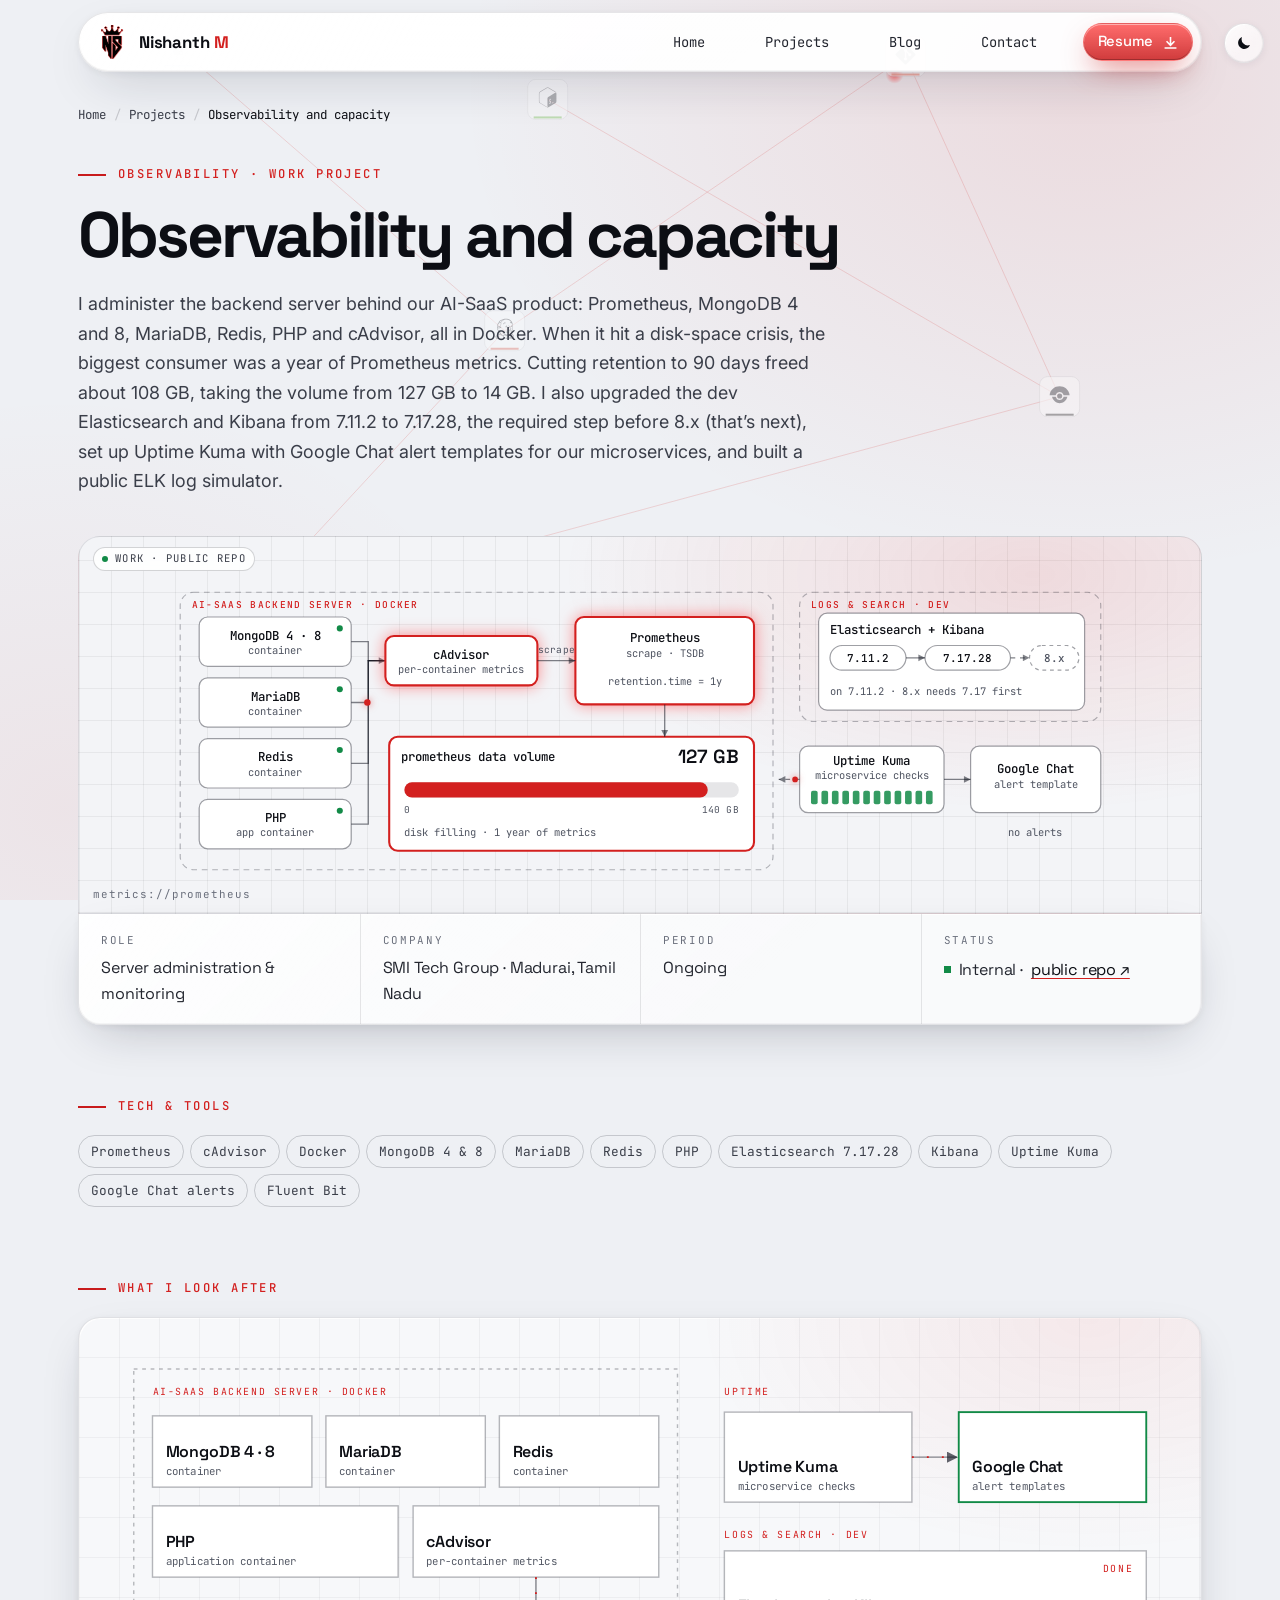
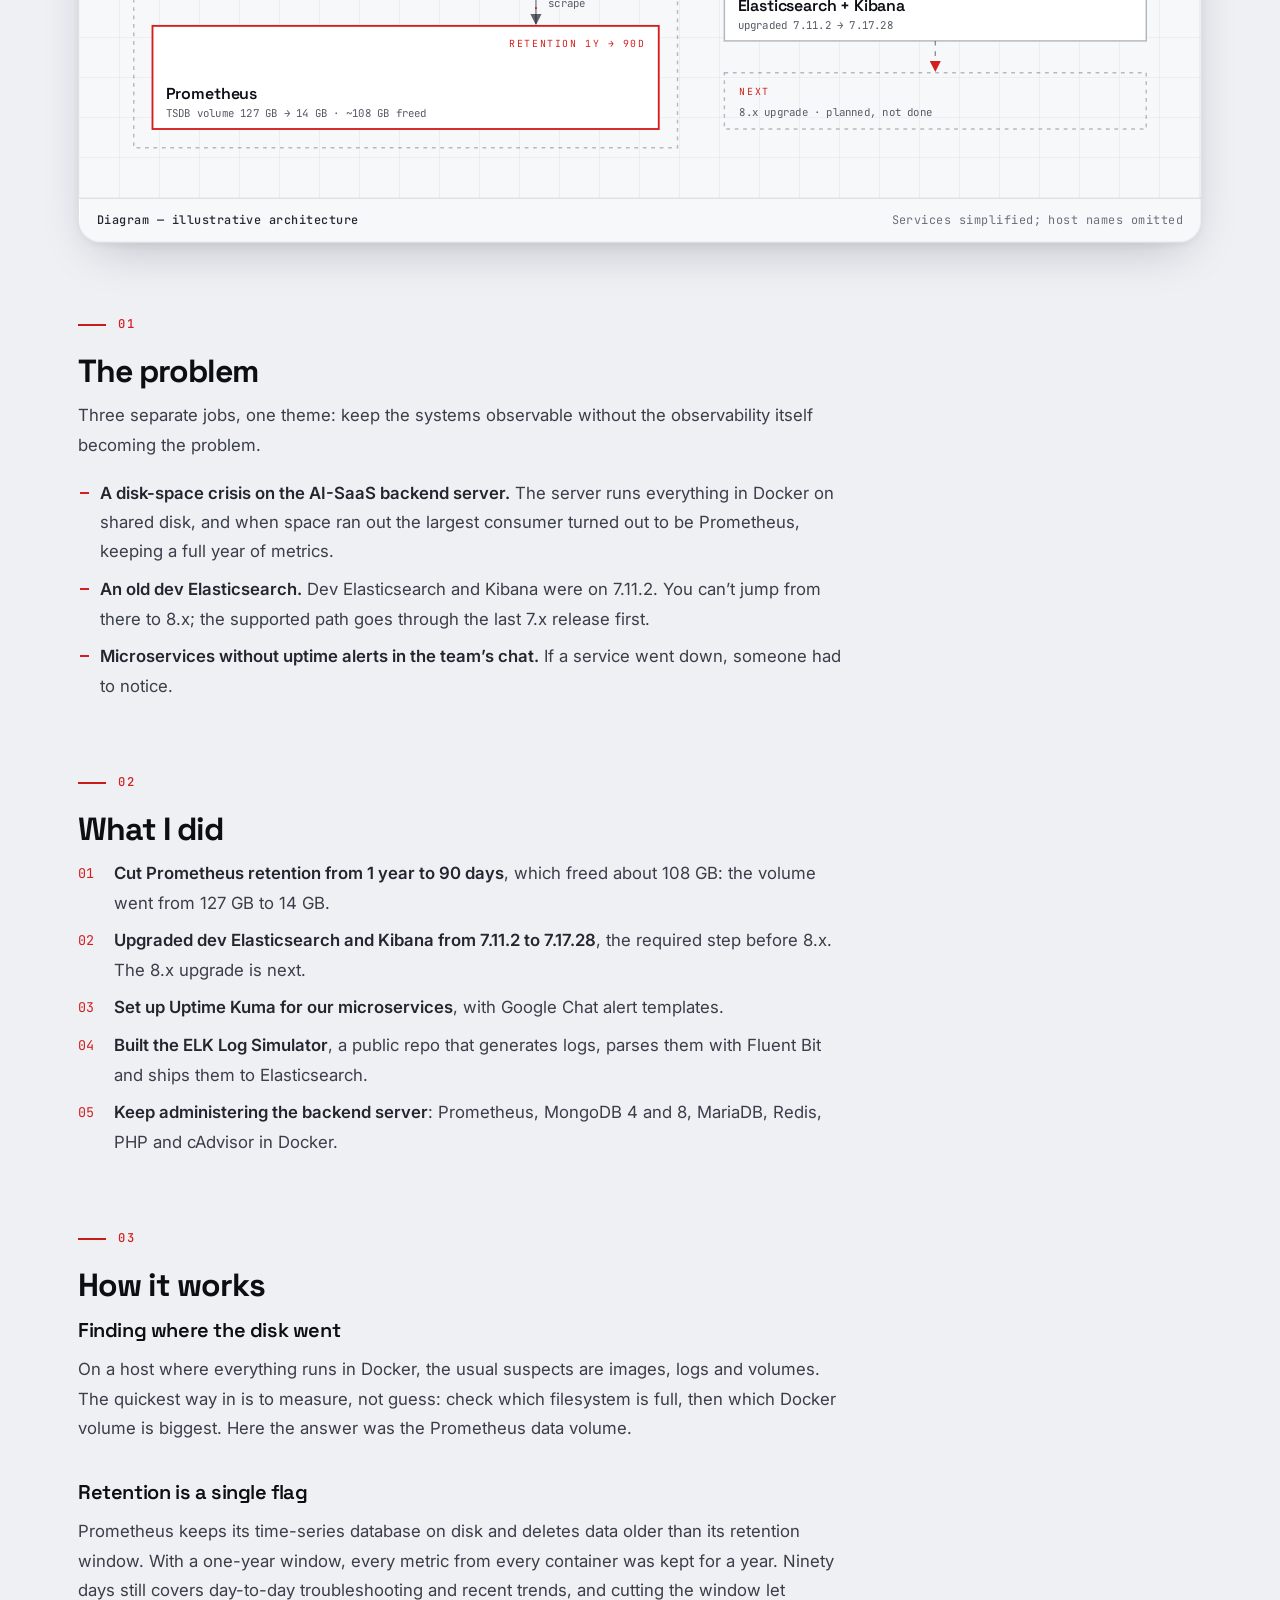
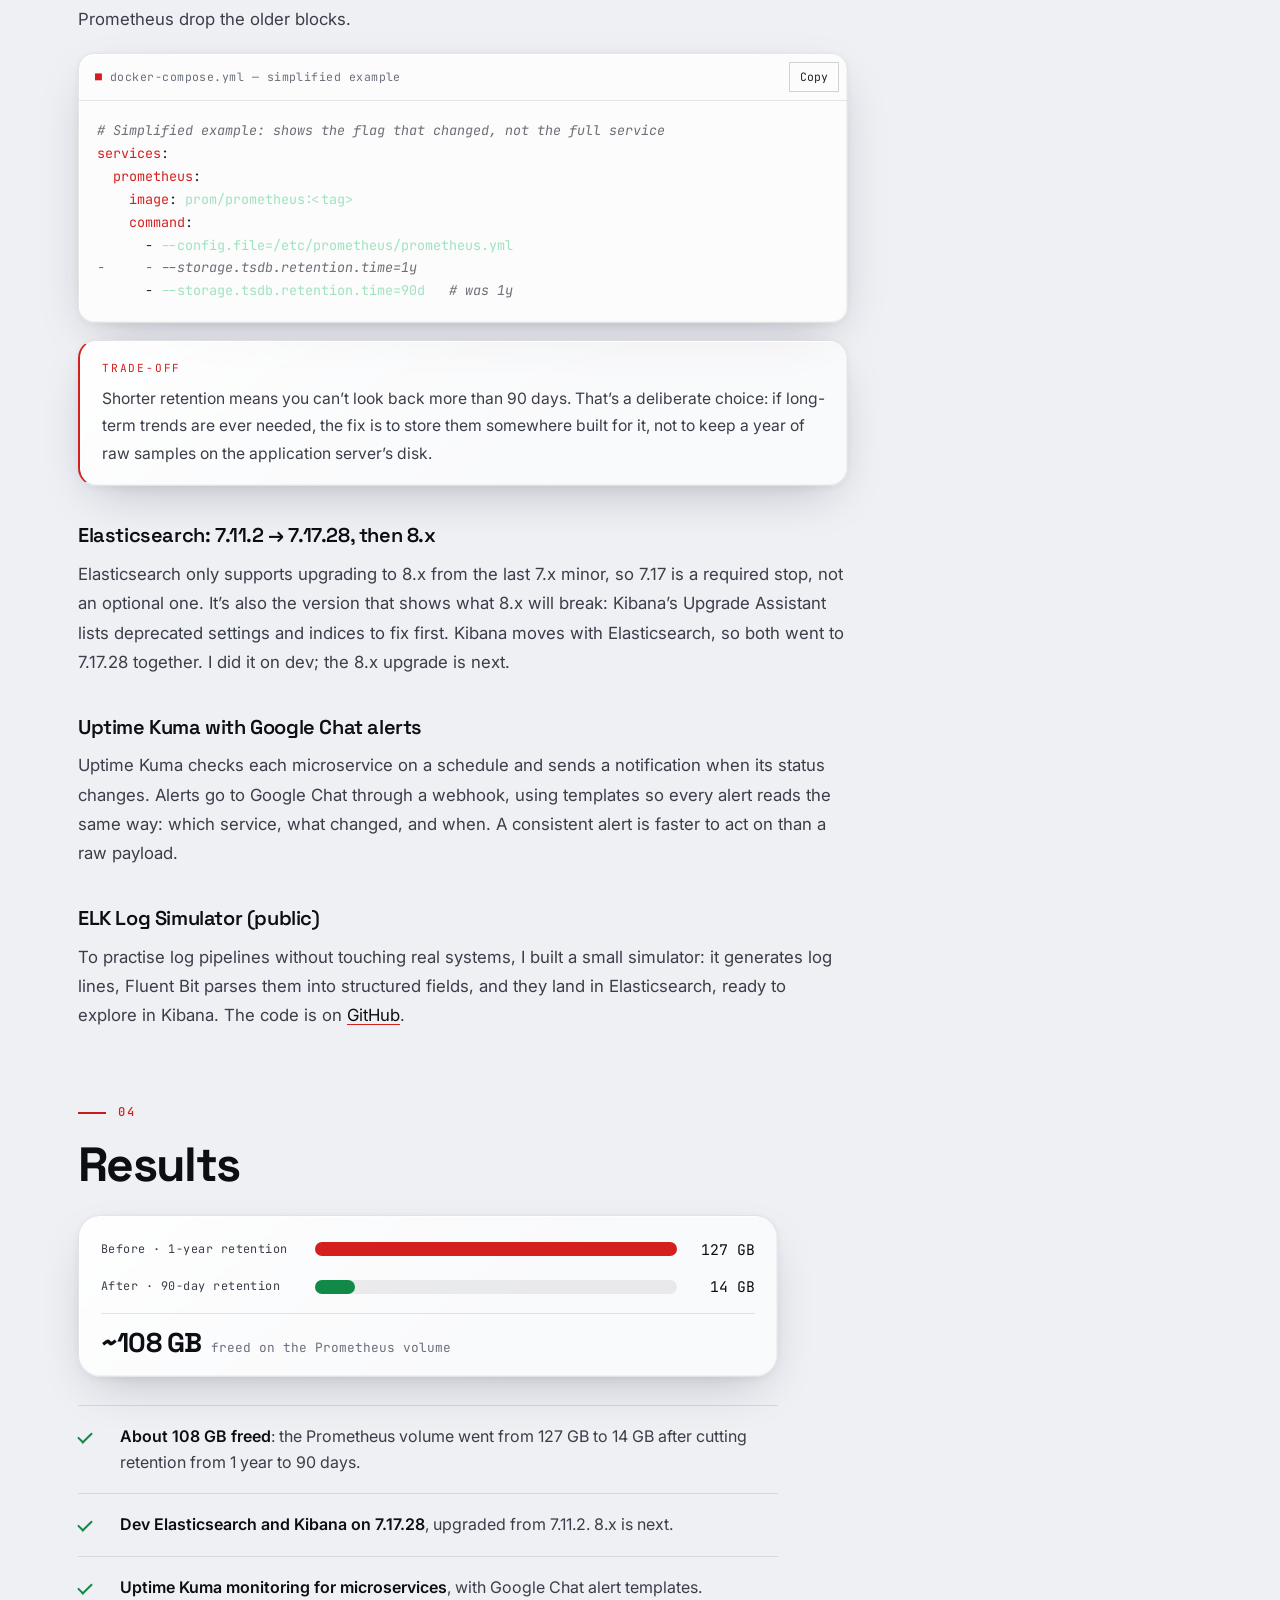
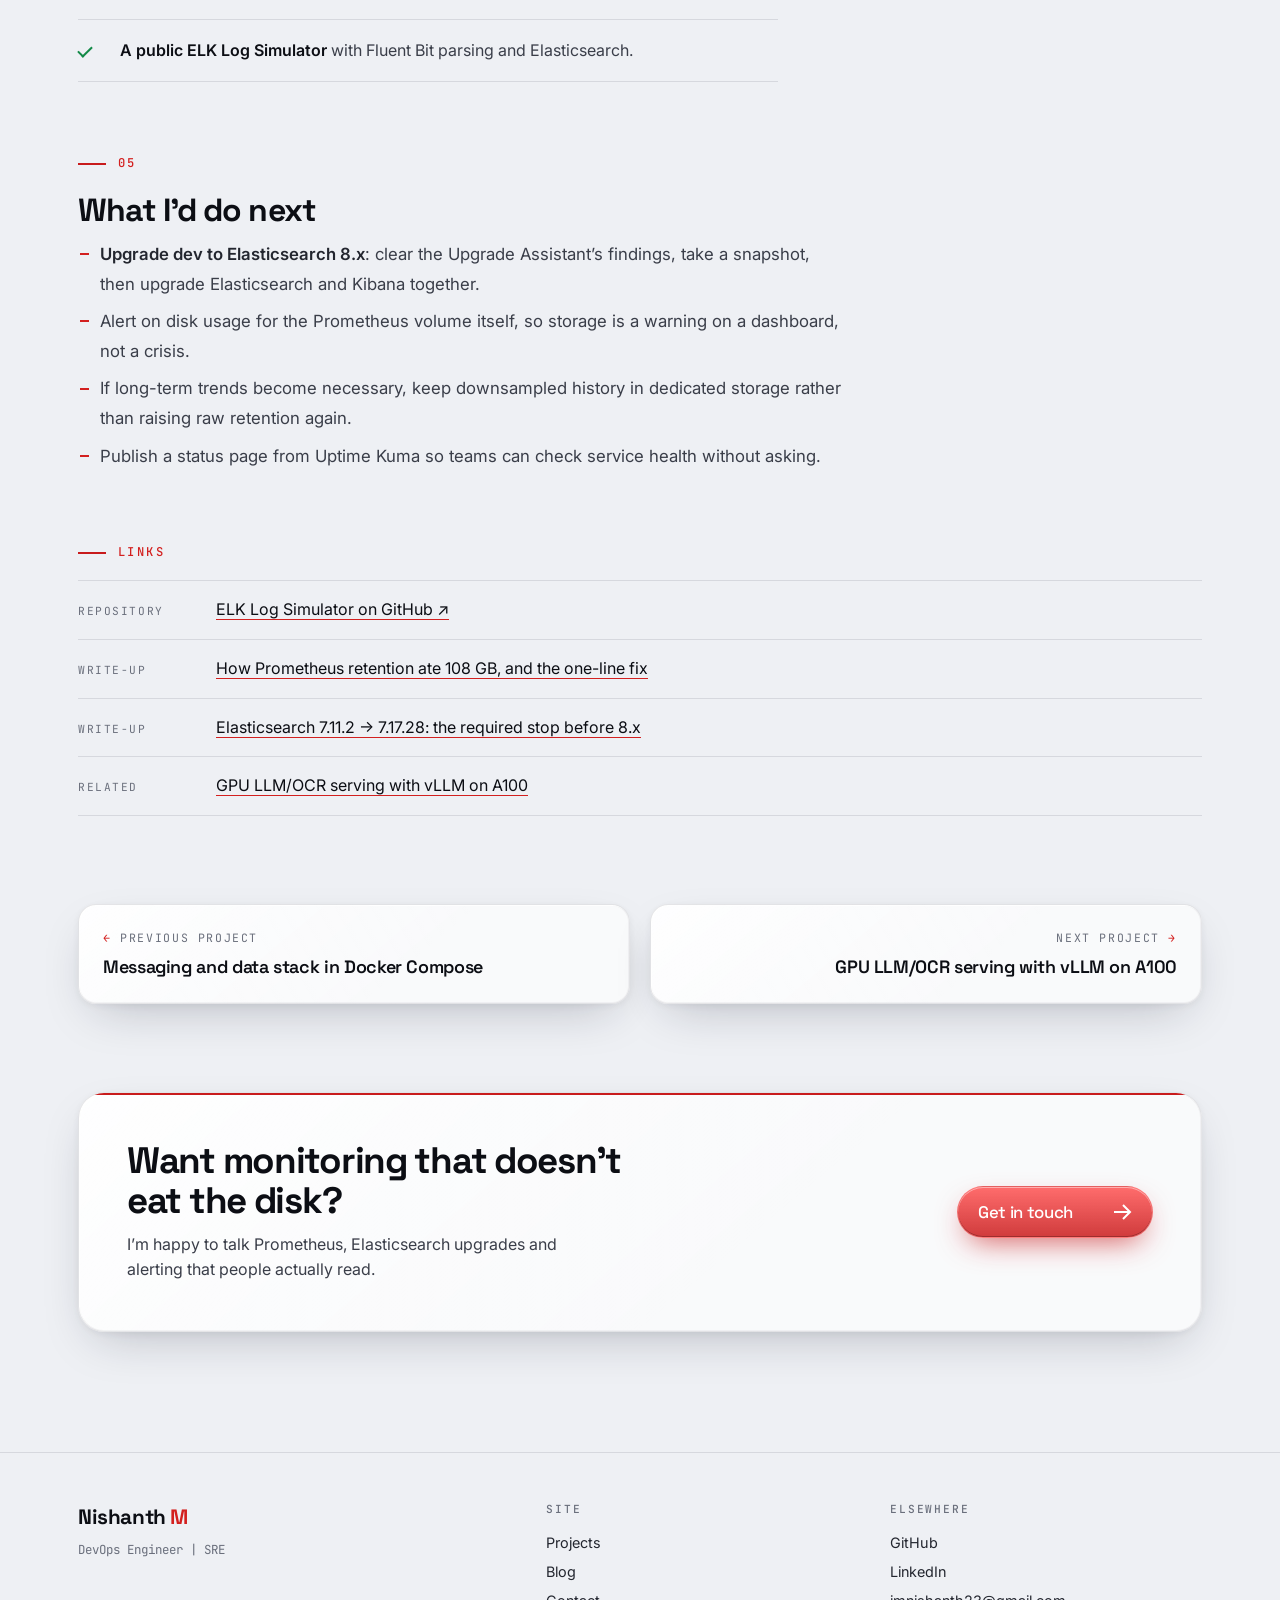
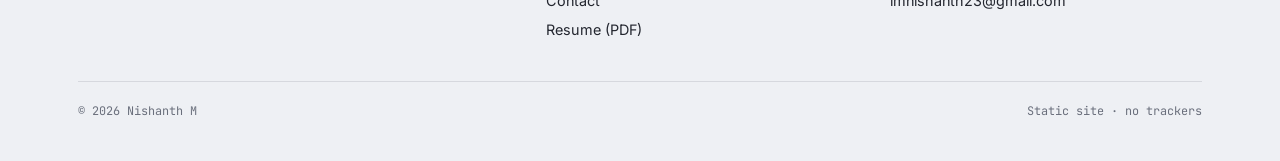
<file: projects/observability-capacity.html>
<!DOCTYPE html>
<html lang="en">
<head>
<meta charset="UTF-8">
<meta name="viewport" content="width=device-width, initial-scale=1.0, viewport-fit=cover">
<title>Observability and capacity — Nishanth M</title>
<meta name="description" content="How Nishanth M freed about 108 GB by cutting Prometheus retention from 1 year to 90 days, upgraded Elasticsearch and Kibana 7.11.2 to 7.17.28 (8.x is next), set up Uptime Kuma with Google Chat alerts, and built a public ELK log simulator.">
<meta name="author" content="Nishanth M">
<meta name="theme-color" content="#000000">
<meta name="color-scheme" content="dark">
<!-- Open Graph -->
<meta property="og:type" content="website">
<meta property="og:site_name" content="Nishanth M — DevOps / SRE">
<meta property="og:title" content="Observability and capacity — Nishanth M">
<meta property="og:description" content="How Nishanth M freed about 108 GB by cutting Prometheus retention from 1 year to 90 days, upgraded Elasticsearch and Kibana 7.11.2 to 7.17.28 (8.x is next), set up Uptime Kuma with Google Chat alerts, and built a public ELK log simulator.">
<meta property="og:url" content="https://mnishanth23.github.io/projects/observability-capacity.html">
<link rel="canonical" href="https://mnishanth23.github.io/projects/observability-capacity.html">
<meta property="og:image" content="https://mnishanth23.github.io/og.png">
<meta name="twitter:card" content="summary_large_image">
<link rel="icon" type="image/png" href="../favicon.png">
<link rel="apple-touch-icon" href="../logo.png">
<!-- Fonts: Space Grotesk (headings), Inter (body), JetBrains Mono (labels/code) -->
<link rel="preconnect" href="https://fonts.googleapis.com">
<link rel="preconnect" href="https://fonts.gstatic.com" crossorigin>
<link href="https://fonts.googleapis.com/css2?family=Space+Grotesk:wght@500;600;700&amp;family=Inter:wght@400;500;600&amp;family=JetBrains+Mono:wght@400;500&amp;display=swap" rel="stylesheet">
<link rel="stylesheet" href="../blog/assets/style.css">
<link rel="stylesheet" href="../blog/assets/site.css">
<link rel="stylesheet" href="assets/projects.css">
<script>try{var t=localStorage.getItem('theme');document.documentElement.setAttribute('data-theme',t?t:(matchMedia('(prefers-color-scheme: light)').matches?'light':'dark'))}catch(e){document.documentElement.setAttribute('data-theme','dark')}</script>
<!-- html.js gates the hidden state of scroll-reveal elements (no-JS shows everything).
     html.vt-nav = this page was entered via a view transition, so skip the fallback fade. -->
<script>document.documentElement.classList.add('js');addEventListener('pagereveal',function(e){if(e.viewTransition)document.documentElement.classList.add('vt-nav')});</script>
</head>
<body>
<a class="skip-link" href="#main">Skip to content</a>

<!-- ============ SITE HEADER (identical on every page; set aria-current on the active link) ============ -->
<header class="site-header">
  <nav class="wrap" aria-label="Primary">
    <a class="logo" href="../index.html" aria-label="Nishanth M — home">
      <img src="../logo.png" alt="" width="32" height="32">
      <span class="logo-text">Nishanth <span>M</span></span>
    </a>
    <ul class="nav-links" role="list">
        <li><a href="../index.html">Home</a></li>
        <li><a href="../index.html#projects">Projects</a></li>
        <li><a href="../blog/index.html">Blog</a></li>
        <li><a href="../index.html#contact">Contact</a></li>
        <li><a class="btn btn-red btn-sm" href="../resume.pdf" download>Resume <svg viewBox="0 0 19 16" fill="none" aria-hidden="true"><path d="M9.5 1v10M4.5 6.5l5 5 5-5M2 15h15" stroke="currentColor" stroke-width="2"/></svg></a></li>
    </ul>
    <button class="nav-toggle" type="button" aria-expanded="false" aria-controls="menu" aria-label="Open menu">
      <span></span><span></span><span></span>
    </button>
  </nav>
</header>
<!-- Mobile menu overlay (outside the header on purpose — see css section 04) -->
<div class="menu" id="menu" aria-hidden="true">
  <ul role="list">
    <li style="--i:0"><a href="../index.html"><small>01</small>Home</a></li>
    <li style="--i:1"><a href="../index.html#projects"><small>02</small>Projects</a></li>
    <li style="--i:2"><a href="../blog/index.html"><small>03</small>Blog</a></li>
    <li style="--i:3"><a href="../index.html#contact"><small>04</small>Contact</a></li>
  </ul>
  <div class="menu-foot">
    <a class="btn btn-red" href="../resume.pdf" download>Download resume <svg viewBox="0 0 19 16" fill="none" aria-hidden="true"><path d="M9.5 1v10M4.5 6.5l5 5 5-5M2 15h15" stroke="currentColor" stroke-width="2"/></svg></a>
    <span>imnishanth23@gmail.com</span>
  </div>
</div>
<main id="main">
  <article class="wrap">

    <!-- BLOCK 1 · BREADCRUMB -->
    <nav class="crumbs" aria-label="Breadcrumb">
      <ol>
        <li><a href="../index.html">Home</a></li>
        <li><a href="../index.html#projects">Projects</a></li>
        <li><span aria-current="page">Observability and capacity</span></li>
      </ol>
    </nav>

    <!-- BLOCK 2 · HERO: category eyebrow, title (view transition), summary -->
    <header class="proj-hero">
      <p class="eyebrow">Observability · Work project</p>
      <h1 style="view-transition-name: proj-title-observability-capacity">Observability and capacity</h1>
      <p class="proj-summary">I administer the backend server behind our AI-SaaS product: Prometheus, MongoDB 4 and 8, MariaDB, Redis, PHP and cAdvisor, all in Docker. When it hit a disk-space crisis, the biggest consumer was a year of Prometheus metrics. Cutting retention to 90 days freed about 108 GB, taking the volume from 127 GB to 14 GB. I also upgraded the dev Elasticsearch and Kibana from 7.11.2 to 7.17.28, the required step before 8.x (that&rsquo;s next), set up Uptime Kuma with Google Chat alert templates for our microservices, and built a public ELK log simulator.</p>

      <!-- Hero banner: SAME markup as the card media so it morphs (proj-<slug>) -->
      <div class="card-media proj-banner bn-banner" style="view-transition-name: proj-observability-capacity" aria-hidden="true">
        <svg class="bn-svg bn-svg--wide" data-bn="observability" viewBox="0 0 1000 320" role="img" aria-label="Animated diagram: cAdvisor collects per-container metrics on the AI-SaaS backend server and Prometheus scrapes them; cutting retention from 1 year to 90 days shrinks the Prometheus volume from 127 GB to 14 GB. Dev Elasticsearch and Kibana move from 7.11.2 to 7.17.28 with 8.x planned next, and Uptime Kuma sends alerts to Google Chat." focusable="false"><g class="bn-grp"><rect x="16" y="14" width="624" height="292" rx="14"/><text class="bn-cap" x="28" y="31">AI-SAAS BACKEND SERVER · DOCKER</text></g><g class="bn-node " data-k="c0"><rect class="bn-box" x="36" y="40" width="160" height="52" rx="9"/><text class="bn-label" x="116.0" y="64.0" text-anchor="middle">MongoDB 4 · 8</text><text class="bn-sub" x="116.0" y="79.0" text-anchor="middle">container</text></g><circle class="bn-led on" data-k="cl0" cx="184" cy="52" r="3.2"/><g class="bn-edge " data-k="e_c0"><path d="M196 66 L214 66 L214 86 L232 86"/><path class="bn-head" d="M232.0 86.0 L225.0 89.6 L225.0 82.4Z"/></g><g class="bn-node " data-k="c1"><rect class="bn-box" x="36" y="104" width="160" height="52" rx="9"/><text class="bn-label" x="116.0" y="128.0" text-anchor="middle">MariaDB</text><text class="bn-sub" x="116.0" y="143.0" text-anchor="middle">container</text></g><circle class="bn-led on" data-k="cl1" cx="184" cy="116" r="3.2"/><g class="bn-edge " data-k="e_c1"><path d="M196 130 L214 130 L214 86 L232 86"/></g><g class="bn-node " data-k="c2"><rect class="bn-box" x="36" y="168" width="160" height="52" rx="9"/><text class="bn-label" x="116.0" y="192.0" text-anchor="middle">Redis</text><text class="bn-sub" x="116.0" y="207.0" text-anchor="middle">container</text></g><circle class="bn-led on" data-k="cl2" cx="184" cy="180" r="3.2"/><g class="bn-edge " data-k="e_c2"><path d="M196 194 L214 194 L214 86 L232 86"/></g><g class="bn-node " data-k="c3"><rect class="bn-box" x="36" y="232" width="160" height="52" rx="9"/><text class="bn-label" x="116.0" y="256.0" text-anchor="middle">PHP</text><text class="bn-sub" x="116.0" y="271.0" text-anchor="middle">app container</text></g><circle class="bn-led on" data-k="cl3" cx="184" cy="244" r="3.2"/><g class="bn-edge " data-k="e_c3"><path d="M196 258 L214 258 L214 86 L232 86"/></g><g class="bn-node " data-k="cad"><rect class="bn-box" x="232" y="60" width="160" height="52" rx="9"/><text class="bn-label" x="312.0" y="84.0" text-anchor="middle">cAdvisor</text><text class="bn-sub" x="312.0" y="99.0" text-anchor="middle">per-container metrics</text></g><g class="bn-node " data-k="prom"><rect class="bn-box" x="432" y="40" width="188" height="92" rx="9"/><text class="bn-label" x="526.0" y="66" text-anchor="middle">Prometheus</text><text class="bn-sub" x="526.0" y="82" text-anchor="middle">scrape · TSDB</text></g><text class="bn-sub" x="526" y="112" text-anchor="middle" data-k="ret">retention.time = 1y</text><g class="bn-edge " data-k="e_cad_prom"><path d="M392 86 L432 86"/><path class="bn-head" d="M432.0 86.0 L425.0 89.6 L425.0 82.4Z"/></g><text class="bn-elab" x="412" y="78" text-anchor="middle">scrape</text><g class="bn-node bn-vol" data-k="vol"><rect class="bn-box" x="236" y="166" width="384" height="120" rx="9"/><text class="bn-label" x="248" y="192" text-anchor="start">prometheus data volume</text></g><text class="bn-big" x="604" y="194" text-anchor="end" data-k="volnum">127 GB</text><rect class="bn-track" x="252" y="214" width="352" height="16" rx="8.0"/><rect class="bn-fill bn-fill--warn" data-k="volbar" data-w="352" x="252" y="214" width="319.3" height="16" rx="8.0"/><text class="bn-elab" x="252" y="246" text-anchor="start">0</text><text class="bn-elab" x="604" y="246" text-anchor="end">140 GB</text><text class="bn-sub" x="252" y="270" text-anchor="start" data-k="volnote">disk filling · 1 year of metrics</text><g class="bn-edge " data-k="e_prom_vol"><path d="M526 132 L526 166"/><path class="bn-head" d="M526.0 166.0 L522.4 159.0 L529.6 159.0Z"/></g><g class="bn-grp"><rect x="668" y="14" width="317" height="136" rx="14"/><text class="bn-cap" x="680" y="31">LOGS &amp; SEARCH · DEV</text></g><g class="bn-node " data-k="es"><rect class="bn-box" x="688" y="36" width="280" height="102" rx="9"/><text class="bn-label" x="700" y="58" text-anchor="start">Elasticsearch + Kibana</text></g><g class="bn-node bn-chip" data-k="v1"><rect class="bn-box" x="700" y="70" width="80" height="26" rx="9"/><text class="bn-label" x="740.0" y="87.5" text-anchor="middle">7.11.2</text></g><g class="bn-node bn-chip" data-k="v2"><rect class="bn-box" x="800" y="70" width="90" height="26" rx="9"/><text class="bn-label" x="845.0" y="87.5" text-anchor="middle">7.17.28</text></g><g class="bn-node bn-chip bn-planned" data-k="v3"><rect class="bn-box" x="910" y="70" width="52" height="26" rx="9"/><text class="bn-label" x="936.0" y="87.5" text-anchor="middle">8.x</text></g><g class="bn-edge " data-k="e_v12"><path d="M780 83 L800 83"/><path class="bn-head" d="M800.0 83.0 L793.0 86.6 L793.0 79.4Z"/></g><g class="bn-edge bn-edge--dash" data-k="e_v23"><path d="M890 83 L910 83"/><path class="bn-head" d="M910.0 83.0 L903.0 86.6 L903.0 79.4Z"/></g><text class="bn-sub" x="700" y="122" text-anchor="start" data-k="esnote">8.x · next, planned</text><g class="bn-node " data-k="kuma"><rect class="bn-box" x="668" y="176" width="152" height="70" rx="9"/><text class="bn-label" x="744.0" y="196" text-anchor="middle">Uptime Kuma</text><text class="bn-sub" x="744.0" y="211" text-anchor="middle">microservice checks</text></g><rect class="bn-hb" data-k="hb0" x="680" y="223" width="7" height="14" rx="2"/><rect class="bn-hb" data-k="hb1" x="691" y="223" width="7" height="14" rx="2"/><rect class="bn-hb" data-k="hb2" x="702" y="223" width="7" height="14" rx="2"/><rect class="bn-hb" data-k="hb3" x="713" y="223" width="7" height="14" rx="2"/><rect class="bn-hb" data-k="hb4" x="724" y="223" width="7" height="14" rx="2"/><rect class="bn-hb" data-k="hb5" x="735" y="223" width="7" height="14" rx="2"/><rect class="bn-hb" data-k="hb6" x="746" y="223" width="7" height="14" rx="2"/><rect class="bn-hb" data-k="hb7" x="757" y="223" width="7" height="14" rx="2"/><rect class="bn-hb" data-k="hb8" x="768" y="223" width="7" height="14" rx="2"/><rect class="bn-hb" data-k="hb9" x="779" y="223" width="7" height="14" rx="2"/><rect class="bn-hb" data-k="hb10" x="790" y="223" width="7" height="14" rx="2"/><rect class="bn-hb" data-k="hb11" x="801" y="223" width="7" height="14" rx="2"/><g class="bn-node " data-k="chat"><rect class="bn-box" x="848" y="176" width="137" height="70" rx="9"/><text class="bn-label" x="916.5" y="204" text-anchor="middle">Google Chat</text><text class="bn-sub" x="916.5" y="220" text-anchor="middle">alert template</text></g><g class="bn-edge " data-k="e_kuma_chat"><path d="M820 211 L848 211"/><path class="bn-head" d="M848.0 211.0 L841.0 214.6 L841.0 207.4Z"/></g><text class="bn-sub" x="916" y="270" text-anchor="middle" data-k="chatmsg">no alerts</text><g class="bn-edge bn-edge--dash" data-k="e_kuma_check"><path d="M668 211 L646 211"/><path class="bn-head" d="M646.0 211.0 L653.0 207.4 L653.0 214.6Z"/></g><g class="bn-packets"></g></svg>
        <svg class="bn-svg bn-svg--tall" data-bn="observability" viewBox="0 0 360 650" role="img" aria-label="Animated diagram: cAdvisor collects per-container metrics on the AI-SaaS backend server and Prometheus scrapes them; cutting retention from 1 year to 90 days shrinks the Prometheus volume from 127 GB to 14 GB. Dev Elasticsearch and Kibana move from 7.11.2 to 7.17.28 with 8.x planned next, and Uptime Kuma sends alerts to Google Chat." focusable="false"><g class="bn-grp"><rect x="6" y="8" width="348" height="412" rx="14"/><text class="bn-cap" x="18" y="25">AI-SAAS BACKEND · DOCKER</text></g><g class="bn-node " data-k="c0"><rect class="bn-box" x="20" y="38" width="152" height="44" rx="9"/><text class="bn-label" x="96.0" y="58.0" text-anchor="middle">MongoDB 4 · 8</text><text class="bn-sub" x="96.0" y="73.0" text-anchor="middle">container</text></g><circle class="bn-led on" data-k="cl0" cx="162" cy="48" r="3"/><g class="bn-edge " data-k="e_c0"><path d="M172 60 L180 60 L180 160"/></g><g class="bn-node " data-k="c1"><rect class="bn-box" x="188" y="38" width="152" height="44" rx="9"/><text class="bn-label" x="264.0" y="58.0" text-anchor="middle">MariaDB</text><text class="bn-sub" x="264.0" y="73.0" text-anchor="middle">container</text></g><circle class="bn-led on" data-k="cl1" cx="330" cy="48" r="3"/><g class="bn-edge " data-k="e_c1"><path d="M188 60 L180 60 L180 160"/></g><g class="bn-node " data-k="c2"><rect class="bn-box" x="20" y="94" width="152" height="44" rx="9"/><text class="bn-label" x="96.0" y="114.0" text-anchor="middle">Redis</text><text class="bn-sub" x="96.0" y="129.0" text-anchor="middle">container</text></g><circle class="bn-led on" data-k="cl2" cx="162" cy="104" r="3"/><g class="bn-edge " data-k="e_c2"><path d="M172 116 L180 116 L180 160"/><path class="bn-head" d="M180.0 160.0 L176.4 153.0 L183.6 153.0Z"/></g><g class="bn-node " data-k="c3"><rect class="bn-box" x="188" y="94" width="152" height="44" rx="9"/><text class="bn-label" x="264.0" y="114.0" text-anchor="middle">PHP</text><text class="bn-sub" x="264.0" y="129.0" text-anchor="middle">app container</text></g><circle class="bn-led on" data-k="cl3" cx="330" cy="104" r="3"/><g class="bn-edge " data-k="e_c3"><path d="M188 116 L180 116 L180 160"/></g><g class="bn-node " data-k="cad"><rect class="bn-box" x="90" y="160" width="180" height="44" rx="9"/><text class="bn-label" x="180.0" y="180.0" text-anchor="middle">cAdvisor</text><text class="bn-sub" x="180.0" y="195.0" text-anchor="middle">per-container metrics</text></g><g class="bn-node " data-k="prom"><rect class="bn-box" x="90" y="226" width="180" height="66" rx="9"/><text class="bn-label" x="180.0" y="246" text-anchor="middle">Prometheus</text><text class="bn-sub" x="180.0" y="261" text-anchor="middle">scrape · TSDB</text></g><text class="bn-sub" x="180" y="280" text-anchor="middle" data-k="ret">retention.time = 1y</text><g class="bn-edge " data-k="e_cad_prom"><path d="M180 204 L180 226"/><path class="bn-head" d="M180.0 226.0 L176.4 219.0 L183.6 219.0Z"/></g><g class="bn-node bn-vol" data-k="vol"><rect class="bn-box" x="20" y="314" width="320" height="96" rx="9"/><text class="bn-label" x="32" y="336" text-anchor="start">prometheus volume</text></g><text class="bn-big" x="326" y="338" text-anchor="end" data-k="volnum">127 GB</text><rect class="bn-track" x="34" y="352" width="292" height="14" rx="7.0"/><rect class="bn-fill bn-fill--warn" data-k="volbar" data-w="292" x="34" y="352" width="264.9" height="14" rx="7.0"/><text class="bn-sub" x="34" y="394" text-anchor="start" data-k="volnote">disk filling · 1 year of metrics</text><g class="bn-edge " data-k="e_prom_vol"><path d="M180 292 L180 314"/><path class="bn-head" d="M180.0 314.0 L176.4 307.0 L183.6 307.0Z"/></g><g class="bn-grp"><rect x="6" y="436" width="348" height="112" rx="14"/><text class="bn-cap" x="18" y="453">LOGS &amp; SEARCH · DEV</text></g><g class="bn-node " data-k="es"><rect class="bn-box" x="18" y="462" width="324" height="76" rx="9"/><text class="bn-label" x="30" y="480" text-anchor="start">Elasticsearch + Kibana</text></g><g class="bn-node bn-chip" data-k="v1"><rect class="bn-box" x="30" y="490" width="80" height="26" rx="9"/><text class="bn-label" x="70.0" y="507.5" text-anchor="middle">7.11.2</text></g><g class="bn-node bn-chip" data-k="v2"><rect class="bn-box" x="130" y="490" width="90" height="26" rx="9"/><text class="bn-label" x="175.0" y="507.5" text-anchor="middle">7.17.28</text></g><g class="bn-node bn-chip bn-planned" data-k="v3"><rect class="bn-box" x="240" y="490" width="52" height="26" rx="9"/><text class="bn-label" x="266.0" y="507.5" text-anchor="middle">8.x</text></g><g class="bn-edge " data-k="e_v12"><path d="M110 503 L130 503"/><path class="bn-head" d="M130.0 503.0 L123.0 506.6 L123.0 499.4Z"/></g><g class="bn-edge bn-edge--dash" data-k="e_v23"><path d="M220 503 L240 503"/><path class="bn-head" d="M240.0 503.0 L233.0 506.6 L233.0 499.4Z"/></g><text class="bn-sub" x="30" y="530" text-anchor="start" data-k="esnote">8.x · next, planned</text><g class="bn-node " data-k="kuma"><rect class="bn-box" x="8" y="566" width="164" height="62" rx="9"/><text class="bn-label" x="90.0" y="584" text-anchor="middle">Uptime Kuma</text><text class="bn-sub" x="90.0" y="598" text-anchor="middle">checks</text></g><rect class="bn-hb" data-k="hb0" x="20" y="606" width="8" height="13" rx="2"/><rect class="bn-hb" data-k="hb1" x="32" y="606" width="8" height="13" rx="2"/><rect class="bn-hb" data-k="hb2" x="44" y="606" width="8" height="13" rx="2"/><rect class="bn-hb" data-k="hb3" x="56" y="606" width="8" height="13" rx="2"/><rect class="bn-hb" data-k="hb4" x="68" y="606" width="8" height="13" rx="2"/><rect class="bn-hb" data-k="hb5" x="80" y="606" width="8" height="13" rx="2"/><rect class="bn-hb" data-k="hb6" x="92" y="606" width="8" height="13" rx="2"/><rect class="bn-hb" data-k="hb7" x="104" y="606" width="8" height="13" rx="2"/><rect class="bn-hb" data-k="hb8" x="116" y="606" width="8" height="13" rx="2"/><rect class="bn-hb" data-k="hb9" x="128" y="606" width="8" height="13" rx="2"/><rect class="bn-hb" data-k="hb10" x="140" y="606" width="8" height="13" rx="2"/><rect class="bn-hb" data-k="hb11" x="152" y="606" width="8" height="13" rx="2"/><g class="bn-node " data-k="chat"><rect class="bn-box" x="188" y="566" width="164" height="62" rx="9"/><text class="bn-label" x="270.0" y="590" text-anchor="middle">Google Chat</text><text class="bn-sub" x="270.0" y="605" text-anchor="middle">alert template</text></g><g class="bn-edge " data-k="e_kuma_chat"><path d="M172 597 L188 597"/><path class="bn-head" d="M188.0 597.0 L181.0 600.6 L181.0 593.4Z"/></g><text class="bn-sub" x="270" y="644" text-anchor="middle" data-k="chatmsg">no alerts</text><g class="bn-packets"></g></svg>
        <span class="badge badge--public">Work · public repo</span>
        <span class="media-label">metrics://prometheus</span>
      </div>

      <!-- BLOCK 3 · META ROW: Role · Company · Period · Status -->
      <dl class="meta-row">
        <!-- REVIEW: role wording for this project -->
        <div><dt>Role</dt><dd>Server administration &amp; monitoring</dd></div>
        <div><dt>Company</dt><dd>SMI Tech Group · Madurai, Tamil Nadu</dd></div>
        <!-- TODO: dates (retention fix, Elasticsearch upgrade, Uptime Kuma setup) -->
        <div><dt>Period</dt><dd>Ongoing</dd></div>
        <div><dt>Status</dt><dd><span class="status-chip public">Internal · <a href="https://github.com/mnishanth23/elk-log-simulator" rel="noopener">public repo ↗</a></span></dd></div>
      </dl>
    </header>

    <!-- BLOCK 4 · TECH & TOOLS -->
    <section class="detail-section tech-list" aria-labelledby="tech-h">
      <h2 class="eyebrow" id="tech-h">Tech &amp; tools</h2>
      <ul class="tags" role="list">
        <li>Prometheus</li><li>cAdvisor</li><li>Docker</li><li>MongoDB 4 &amp; 8</li><li>MariaDB</li><li>Redis</li><li>PHP</li><li>Elasticsearch 7.17.28</li><li>Kibana</li><li>Uptime Kuma</li><li>Google Chat alerts</li><li>Fluent Bit</li>
      </ul>
    </section>

    <!-- BLOCK 5 · MEDIA: diagram figure.
         Two inline SVGs: --wide (desktop) and --tall (phones, ≤680px).
         To use a real screenshot / demo video instead, replace the two <svg>
         elements with ONE of the commented tags below . -->
    <section class="detail-section" aria-labelledby="media-h">
      <h2 class="eyebrow" id="media-h">What I look after</h2>
      <figure class="diagram">
      <!-- REVIEW: cAdvisor → Prometheus is the only scrape path drawn; confirm whether Prometheus also scrapes database or app exporters -->
        <div class="diagram-frame">
  <svg class="diagram-svg diagram-svg--wide" viewBox="0 0 1120 436" role="img" aria-labelledby="dg-obw-t dg-obw-d">
    <title id="dg-obw-t">AI-SaaS backend server, uptime monitoring and the dev Elasticsearch stack</title>
    <desc id="dg-obw-d">Left: the AI-SaaS backend server runs MongoDB 4 and 8, MariaDB, Redis, PHP and cAdvisor in Docker. cAdvisor exposes per-container metrics that Prometheus collects; Prometheus retention was cut from 1 year to 90 days, taking its volume from 127 GB to 14 GB. Right, top: Uptime Kuma checks the microservices and sends alerts to Google Chat using alert templates. Right, bottom: the dev Elasticsearch and Kibana were upgraded from 7.11.2 to 7.17.28; the 8.x upgrade is next and not done yet.</desc>
    <defs>
      <marker id="ah-obw" viewBox="0 0 10 10" refX="9" refY="5" markerWidth="8" markerHeight="8" orient="auto-start-reverse"><path class="d-head" d="M0 0L10 5L0 10z"/></marker>
      <marker id="ahr-obw" viewBox="0 0 10 10" refX="9" refY="5" markerWidth="8" markerHeight="8" orient="auto-start-reverse"><path class="d-head--accent" d="M0 0L10 5L0 10z"/></marker>
    </defs>
    <rect class="d-box d-box--ghost" x="20" y="16" width="580" height="404"/>
    <text class="d-tag" x="40" y="44">AI-SAAS BACKEND SERVER · DOCKER</text>
    <g>
      <rect class="d-box" x="40" y="66" width="170" height="76"/>
      
      <text class="d-label" x="54" y="110">MongoDB 4 · 8</text>
      <text class="d-sub" x="54" y="129">container</text>
    </g>
    <g>
      <rect class="d-box" x="225" y="66" width="170" height="76"/>
      
      <text class="d-label" x="239" y="110">MariaDB</text>
      <text class="d-sub" x="239" y="129">container</text>
    </g>
    <g>
      <rect class="d-box" x="410" y="66" width="170" height="76"/>
      
      <text class="d-label" x="424" y="110">Redis</text>
      <text class="d-sub" x="424" y="129">container</text>
    </g>
    <g>
      <rect class="d-box" x="40" y="162" width="262" height="76"/>
      
      <text class="d-label" x="54" y="206">PHP</text>
      <text class="d-sub" x="54" y="225">application container</text>
    </g>
    <g>
      <rect class="d-box" x="318" y="162" width="262" height="76"/>
      
      <text class="d-label" x="332" y="206">cAdvisor</text>
      <text class="d-sub" x="332" y="225">per-container metrics</text>
    </g>
    <path class="d-arrow" d="M449 238V288" marker-end="url(#ah-obw)"/>
    <path class="d-flow" d="M449 238V280"/>
    <text class="d-sub" x="462" y="270">scrape</text>
    <g>
      <rect class="d-box d-box--accent" x="40" y="290" width="540" height="110"/>
      <text class="d-tag" x="566" y="312" text-anchor="end">RETENTION 1Y → 90D</text>
      <text class="d-label" x="54" y="368">Prometheus</text>
      <text class="d-sub" x="54" y="387">TSDB volume 127 GB → 14 GB · ~108 GB freed</text>
    </g>
    <text class="d-tag" x="650" y="44">UPTIME</text>
    <g>
      <rect class="d-box" x="650" y="62" width="200" height="96"/>
      
      <text class="d-label" x="664" y="126">Uptime Kuma</text>
      <text class="d-sub" x="664" y="145">microservice checks</text>
    </g>
    <path class="d-arrow" d="M850 110H898" marker-end="url(#ah-obw)"/>
    <path class="d-flow" d="M850 110H890"/>
    <g>
      <rect class="d-box d-box--ok" x="900" y="62" width="200" height="96"/>
      
      <text class="d-label" x="914" y="126">Google Chat</text>
      <text class="d-sub" x="914" y="145">alert templates</text>
    </g>
    <text class="d-tag" x="650" y="196">LOGS &amp; SEARCH · DEV</text>
    <g>
      <rect class="d-box" x="650" y="210" width="450" height="96"/>
      <text class="d-tag" x="1086" y="232" text-anchor="end">DONE</text>
      <text class="d-label" x="664" y="274">Elasticsearch + Kibana</text>
      <text class="d-sub" x="664" y="293">upgraded 7.11.2 → 7.17.28</text>
    </g>
    <path class="d-dash" d="M875 306V338" marker-end="url(#ahr-obw)"/>
    <g>
      <rect class="d-box d-box--ghost" x="650" y="340" width="450" height="60"/>
      <text class="d-tag" x="666" y="364">NEXT</text>
      <text class="d-sub" x="666" y="386">8.x upgrade · planned, not done</text>
    </g>
  </svg>
  <svg class="diagram-svg diagram-svg--tall" viewBox="0 0 360 852" role="img" aria-labelledby="dg-obt-t dg-obt-d">
    <title id="dg-obt-t">AI-SaaS backend server, uptime monitoring and the dev Elasticsearch stack</title>
    <desc id="dg-obt-d">Left: the AI-SaaS backend server runs MongoDB 4 and 8, MariaDB, Redis, PHP and cAdvisor in Docker. cAdvisor exposes per-container metrics that Prometheus collects; Prometheus retention was cut from 1 year to 90 days, taking its volume from 127 GB to 14 GB. Right, top: Uptime Kuma checks the microservices and sends alerts to Google Chat using alert templates. Right, bottom: the dev Elasticsearch and Kibana were upgraded from 7.11.2 to 7.17.28; the 8.x upgrade is next and not done yet.</desc>
    <defs>
      <marker id="ah-obt" viewBox="0 0 10 10" refX="9" refY="5" markerWidth="8" markerHeight="8" orient="auto-start-reverse"><path class="d-head" d="M0 0L10 5L0 10z"/></marker>
      <marker id="ahr-obt" viewBox="0 0 10 10" refX="9" refY="5" markerWidth="8" markerHeight="8" orient="auto-start-reverse"><path class="d-head--accent" d="M0 0L10 5L0 10z"/></marker>
    </defs>
    <rect class="d-box d-box--ghost" x="10" y="10" width="340" height="404"/>
    <text class="d-tag" x="24" y="34">AI-SAAS BACKEND · DOCKER</text>
    <g>
      <rect class="d-box" x="24" y="50" width="150" height="60"/>
      <text class="d-label" x="38" y="86" style="font-size:15px">MongoDB 4 · 8</text>
    </g>
    <g>
      <rect class="d-box" x="186" y="50" width="150" height="60"/>
      <text class="d-label" x="200" y="86" style="font-size:15px">MariaDB</text>
    </g>
    <g>
      <rect class="d-box" x="24" y="120" width="150" height="60"/>
      <text class="d-label" x="38" y="156" style="font-size:15px">Redis</text>
    </g>
    <g>
      <rect class="d-box" x="186" y="120" width="150" height="60"/>
      <text class="d-label" x="200" y="156" style="font-size:15px">PHP</text>
    </g>
    <g>
      <rect class="d-box" x="24" y="196" width="312" height="70"/>
      
      <text class="d-label" x="38" y="234">cAdvisor</text>
      <text class="d-sub" x="38" y="253">per-container metrics</text>
    </g>
    <path class="d-arrow" d="M180 266V300" marker-end="url(#ah-obt)"/>
    <path class="d-flow" d="M180 266V292"/>
    <g>
      <rect class="d-box d-box--accent" x="24" y="302" width="312" height="96"/>
      <text class="d-tag" x="322" y="324" text-anchor="end">1Y → 90D</text>
      <text class="d-label" x="38" y="366">Prometheus</text>
      <text class="d-sub" x="38" y="385">127 GB → 14 GB · ~108 GB freed</text>
    </g>
    <g>
      <rect class="d-box" x="20" y="444" width="320" height="76"/>
      <text class="d-tag" x="326" y="466" text-anchor="end">UPTIME</text>
      <text class="d-label" x="34" y="488">Uptime Kuma</text>
      <text class="d-sub" x="34" y="507">microservice checks</text>
    </g>
    <path class="d-arrow" d="M60 520V554" marker-end="url(#ah-obt)"/>
    <path class="d-flow" d="M60 520V546"/>
    <g>
      <rect class="d-box d-box--ok" x="20" y="556" width="320" height="76"/>
      
      <text class="d-label" x="34" y="600">Google Chat</text>
      <text class="d-sub" x="34" y="619">alert templates</text>
    </g>
    <g>
      <rect class="d-box" x="20" y="664" width="320" height="80"/>
      <text class="d-tag" x="326" y="686" text-anchor="end">DONE</text>
      <text class="d-label" x="34" y="712">Elasticsearch + Kibana</text>
      <text class="d-sub" x="34" y="731">7.11.2 → 7.17.28 (dev)</text>
    </g>
    <path class="d-dash" d="M60 744V776" marker-end="url(#ahr-obt)"/>
    <rect class="d-box d-box--ghost" x="20" y="778" width="320" height="60"/>
    <text class="d-tag" x="34" y="802">NEXT</text>
    <text class="d-sub" x="34" y="824">8.x upgrade · planned, not done</text>
  </svg>
          <!-- <img src="../assets/screens/observability-capacity-01.webp" alt="Grafana or Prometheus view of the backend server disk usage before and after the retention change" width="1600" height="900" loading="lazy" decoding="async"> -->
          <!-- <video src="../assets/screens/observability-capacity-demo.mp4" poster="../assets/screens/observability-capacity-poster.webp" controls muted playsinline preload="none" width="1600" height="900"></video> -->
        </div>
        <figcaption><strong>Diagram — illustrative architecture</strong><span>Services simplified; host names omitted</span></figcaption>
      </figure>
    </section>

    <!-- BLOCK 6 · THE PROBLEM -->
    <section class="detail-section" aria-labelledby="problem-h">
      <p class="eyebrow">01</p>
      <div class="prose">
        <h2 id="problem-h" style="margin-top:.4em">The problem</h2>
        <p>Three separate jobs, one theme: keep the systems observable without the observability itself becoming the problem.</p>
        <ul>
          <li><strong>A disk-space crisis on the AI-SaaS backend server.</strong> The server runs everything in Docker on shared disk, and when space ran out the largest consumer turned out to be Prometheus, keeping a full year of metrics.</li>
          <li><strong>An old dev Elasticsearch.</strong> Dev Elasticsearch and Kibana were on 7.11.2. You can&rsquo;t jump from there to 8.x; the supported path goes through the last 7.x release first.</li>
          <li><strong>Microservices without uptime alerts in the team&rsquo;s chat.</strong> If a service went down, someone had to notice.</li>
        </ul>
        <!-- REVIEW: the "before" state of microservice monitoring is a general framing, not a confirmed specific -->
      </div>
    </section>

    <!-- BLOCK 7 · WHAT I DID -->
    <section class="detail-section" aria-labelledby="did-h">
      <p class="eyebrow">02</p>
      <div class="prose">
        <h2 id="did-h" style="margin-top:.4em">What I did</h2>
        <ol>
          <li><strong>Cut Prometheus retention from 1 year to 90 days</strong>, which freed about 108 GB: the volume went from 127 GB to 14 GB.</li>
          <li><strong>Upgraded dev Elasticsearch and Kibana from 7.11.2 to 7.17.28</strong>, the required step before 8.x. The 8.x upgrade is next.</li>
          <li><strong>Set up Uptime Kuma for our microservices</strong>, with Google Chat alert templates.</li>
          <li><strong>Built the ELK Log Simulator</strong>, a public repo that generates logs, parses them with Fluent Bit and ships them to Elasticsearch.</li>
          <li><strong>Keep administering the backend server</strong>: Prometheus, MongoDB 4 and 8, MariaDB, Redis, PHP and cAdvisor in Docker.</li>
        </ol>
      </div>
    </section>

    <!-- BLOCK 8 · HOW IT WORKS (technical depth; practice, not invented numbers) -->
    <section class="detail-section" aria-labelledby="how-h">
      <p class="eyebrow">03</p>
      <div class="prose">
        <h2 id="how-h" style="margin-top:.4em">How it works</h2>
        <h3>Finding where the disk went</h3>
        <p>On a host where everything runs in Docker, the usual suspects are images, logs and volumes. The quickest way in is to measure, not guess: check which filesystem is full, then which Docker volume is biggest. Here the answer was the Prometheus data volume.</p>
        <!-- REVIEW: the exact commands/steps used to find it (df, du, docker system df) are a general approach -->

        <h3>Retention is a single flag</h3>
        <p>Prometheus keeps its time-series database on disk and deletes data older than its retention window. With a one-year window, every metric from every container was kept for a year. Ninety days still covers day-to-day troubleshooting and recent trends, and cutting the window let Prometheus drop the older blocks.</p>
        <!-- REVIEW: why 90 days was judged enough (who uses these metrics, how far back) — stated here as a general rationale -->

        <figure class="code">
          <figcaption class="code-head"><span class="label">docker-compose.yml — simplified example</span></figcaption>
<pre><code><span class="c"># Simplified example: shows the flag that changed, not the full service</span>
<span class="k">services</span>:
  <span class="k">prometheus</span>:
    <span class="k">image</span>: <span class="s">prom/prometheus:&lt;tag&gt;</span>
    <span class="k">command</span>:
      - <span class="s">--config.file=/etc/prometheus/prometheus.yml</span>
<span class="c">-     - --storage.tsdb.retention.time=1y</span>
      - <span class="s">--storage.tsdb.retention.time=90d</span>   <span class="c"># was 1y</span></code></pre>
        </figure>
        <!-- REVIEW: simplified example. Confirm how Prometheus is actually run on the server (compose command vs. docker run vs. other) and its exact flags -->

        <aside class="callout">
          <span class="callout-k">Trade-off</span>
          <p>Shorter retention means you can&rsquo;t look back more than 90 days. That&rsquo;s a deliberate choice: if long-term trends are ever needed, the fix is to store them somewhere built for it, not to keep a year of raw samples on the application server&rsquo;s disk.</p>
        </aside>

        <h3>Elasticsearch: 7.11.2 → 7.17.28, then 8.x</h3>
        <p>Elasticsearch only supports upgrading to 8.x from the last 7.x minor, so 7.17 is a required stop, not an optional one. It&rsquo;s also the version that shows what 8.x will break: Kibana&rsquo;s Upgrade Assistant lists deprecated settings and indices to fix first. Kibana moves with Elasticsearch, so both went to 7.17.28 together. I did it on dev; the 8.x upgrade is next.</p>
        <!-- REVIEW: upgrade method (rolling vs. full restart, snapshot before) is not stated -->

        <h3>Uptime Kuma with Google Chat alerts</h3>
        <p>Uptime Kuma checks each microservice on a schedule and sends a notification when its status changes. Alerts go to Google Chat through a webhook, using templates so every alert reads the same way: which service, what changed, and when. A consistent alert is faster to act on than a raw payload.</p>
        <!-- REVIEW: monitor types (HTTP/keyword/TCP) and the exact template fields -->

        <h3>ELK Log Simulator (public)</h3>
        <p>To practise log pipelines without touching real systems, I built a small simulator: it generates log lines, Fluent Bit parses them into structured fields, and they land in Elasticsearch, ready to explore in Kibana. The code is on <a href="https://github.com/mnishanth23/elk-log-simulator" rel="noopener">GitHub</a>.</p>
      </div>
    </section>

    <!-- BLOCK 9 · RESULTS (only real, verified outcomes) -->
    <section class="detail-section" aria-labelledby="results-h">
      <p class="eyebrow">04</p>
      <h2 class="h2" id="results-h" style="margin-bottom:24px">Results</h2>
      <!-- Before/after bar (CSS in blog/assets/style.css section 19b). Widths are to scale: 14 / 127 ≈ 11%.
           REVIEW: 127 GB − 14 GB = 113 GB, while the resume says "about 108 GB freed"; both figures are shown as given — confirm which is exact -->
      <figure class="ba" aria-labelledby="ba-cap">
        <div class="ba-row">
          <span class="ba-k">Before · 1-year retention</span>
          <span class="ba-track"><span class="ba-bar ba-bar--before" style="--w:100%"></span></span>
          <span class="ba-v">127 GB</span>
        </div>
        <div class="ba-row">
          <span class="ba-k">After · 90-day retention</span>
          <span class="ba-track"><span class="ba-bar ba-bar--after" style="--w:11.02%"></span></span>
          <span class="ba-v">14 GB</span>
        </div>
        <figcaption id="ba-cap"><span class="ba-big">~108 GB</span> freed on the Prometheus volume</figcaption>
      </figure>
      <ul class="results" role="list">
        <li><span><strong>About 108 GB freed</strong>: the Prometheus volume went from 127 GB to 14 GB after cutting retention from 1 year to 90 days.</span></li>
        <li><span><strong>Dev Elasticsearch and Kibana on 7.17.28</strong>, upgraded from 7.11.2. 8.x is next.</span></li>
        <li><span><strong>Uptime Kuma monitoring for microservices</strong>, with Google Chat alert templates.</span></li>
        <li><span><strong>A public ELK Log Simulator</strong> with Fluent Bit parsing and Elasticsearch.</span></li>
      </ul>
    </section>

    <!-- BLOCK 10 · WHAT I'D DO NEXT -->
    <section class="detail-section" aria-labelledby="next-h">
      <p class="eyebrow">05</p>
      <div class="prose">
        <h2 id="next-h" style="margin-top:.4em">What I&rsquo;d do next</h2>
        <ul>
          <li><strong>Upgrade dev to Elasticsearch 8.x</strong>: clear the Upgrade Assistant&rsquo;s findings, take a snapshot, then upgrade Elasticsearch and Kibana together.</li>
          <li>Alert on disk usage for the Prometheus volume itself, so storage is a warning on a dashboard, not a crisis.</li>
          <li>If long-term trends become necessary, keep downsampled history in dedicated storage rather than raising raw retention again.</li>
          <li>Publish a status page from Uptime Kuma so teams can check service health without asking.</li>
        </ul>
      </div>
    </section>

    <!-- BLOCK 11 · LINKS -->
    <section class="detail-section" aria-labelledby="links-h">
      <h2 class="eyebrow" id="links-h">Links</h2>
      <ul class="link-block" role="list">
        <li><span class="k">Repository</span><a href="https://github.com/mnishanth23/elk-log-simulator" rel="noopener">ELK Log Simulator on GitHub ↗</a></li>
        <li><span class="k">Write-up</span><a href="../blog/prometheus-retention-108gb.html">How Prometheus retention ate 108 GB, and the one-line fix</a></li>
        <li><span class="k">Write-up</span><a href="../blog/elasticsearch-7-11-to-7-17-upgrade.html">Elasticsearch 7.11.2 → 7.17.28: the required stop before 8.x</a></li>
        <li><span class="k">Related</span><a href="gpu-llm-ocr-serving.html">GPU LLM/OCR serving with vLLM on A100</a></li>
      </ul>
    </section>

    <!-- BLOCK 12 · PREV / NEXT (order = homepage Projects section) -->
    <nav class="pager" aria-label="More projects">
      <a class="prev" href="messaging-data-stack.html"><span class="k"><span class="arr" aria-hidden="true">←</span> Previous project</span><span class="t">Messaging and data stack in Docker Compose</span></a>
      <a class="next" href="gpu-llm-ocr-serving.html"><span class="k">Next project <span class="arr" aria-hidden="true">→</span></span><span class="t">GPU LLM/OCR serving with vLLM on A100</span></a>
    </nav>

    <!-- BLOCK 13 · CTA -->
    <aside class="cta-band" aria-labelledby="cta-h">
      <div>
        <h2 id="cta-h">Want monitoring that doesn&rsquo;t eat the disk?</h2>
        <p>I&rsquo;m happy to talk Prometheus, Elasticsearch upgrades and alerting that people actually read.</p>
      </div>
      <a class="btn btn-red" href="../index.html#contact">Get in touch <svg viewBox="0 0 19 16" fill="none" aria-hidden="true"><path d="M1 8h16M10 1l7 7-7 7" stroke="currentColor" stroke-width="2"/></svg></a>
    </aside>

  </article>
</main>

<!-- ============ SITE FOOTER (identical on every page) ============ -->
<footer class="site-footer">
  <div class="wrap">
    <div class="foot-grid">
      <div>
        <p class="foot-name">Nishanth <span>M</span></p>
        <p class="foot-role">DevOps Engineer | SRE</p>
      </div>
      <div class="foot-col">
        <h2>Site</h2>
        <ul>
          <li><a href="../index.html#projects">Projects</a></li>
          <li><a href="../blog/index.html">Blog</a></li>
          <li><a href="../index.html#contact">Contact</a></li>
          <li><a href="../resume.pdf" download>Resume (PDF)</a></li>
        </ul>
      </div>
      <div class="foot-col">
        <h2>Elsewhere</h2>
        <ul>
          <li><a href="https://github.com/mnishanth23" rel="noopener">GitHub</a></li>
          <!-- REVIEW: LinkedIn URL not confirmed in latest resume -->
          <li><a href="https://linkedin.com/in/mnishanth23" rel="noopener">LinkedIn</a></li>
          <li><a href="mailto:imnishanth23@gmail.com">imnishanth23@gmail.com</a></li>
        </ul>
      </div>
    </div>
    <div class="foot-base">
      <span>&copy; 2026 Nishanth M</span>
      <span>Static site · no trackers</span>
    </div>
  </div>
</footer>
<script src="../blog/assets/main.js" defer></script>
<script src="../blog/assets/site.js"></script>
<script src="assets/flow.js" defer></script>
<script src="assets/banner.js" defer></script>
</body>
</html>
</file>
<file: blog/assets/style.css>
/* ==========================================================================
   Nishanth M — DevOps / SRE portfolio
   css/style.css  ·  single stylesheet for every page (no build step)

   CONTENTS
   00. Design tokens
   01. Reset & base
   02. Layout helpers (wrap, eyebrow, section heads, skip link, sr-only)
   03. Buttons & text links
   04. Site header, desktop nav, mobile menu overlay
   05. Home hero (masked headline, terminal line, canvas background)
   06. Stats strip
   07. Capability tiles
   08. Cards (project + post) and card media thumbnails
   09. Listing pages (page head, filter chips, featured post)
   10. Project detail (breadcrumb, hero, meta, tags, diagram figure, pager)
   11. Long-form prose (shared by project detail + blog posts)
   12. Blog post (progress bar, TOC layout, code blocks, callouts, refs, author)
   13. Contact section & form
   14. Footer
   15. 404
   16. Animations: view transitions, page fade, scroll reveal, hovers
   17. Reduced motion (turns every animation above off)
   18. Responsive breakpoints
   ========================================================================== */

/* 00. Design tokens ------------------------------------------------------ */
:root {
  --bg: #000;
  --panel: #0B0B0C;
  --panel-hi: #121214;
  --line: rgba(255, 255, 255, .09);
  --line-strong: rgba(255, 255, 255, .18);
  --text: #FFFFFF;
  --sub: #E6E6E6;
  --body: #BDBDC2;
  --muted: #8E8E94;
  --red: #C81B1C;          /* buttons, rules */
  --red-hover: #B01617;
  --red-hi: #FF3B3C;       /* accents, eyebrows */
  --ok: #2ED573;           /* "ok" / live states */
  --err: #FF6B6B;          /* form errors (AA on black) */
  --heading: 'Space Grotesk', 'Inter', system-ui, sans-serif;
  --sans: 'Inter', system-ui, -apple-system, 'Segoe UI', sans-serif;
  --mono: 'JetBrains Mono', ui-monospace, SFMono-Regular, Menlo, monospace;
  --expo: cubic-bezier(.16, 1, .3, 1);
  --header-h: 72px;
  --wrap: 1180px;
  --gutter: 28px;
}

/* 01. Reset & base ------------------------------------------------------- */
*, *::before, *::after { box-sizing: border-box; margin: 0; padding: 0; }
html { scroll-behavior: smooth; scroll-padding-top: calc(var(--header-h) + 24px); -webkit-text-size-adjust: 100%; background: var(--bg); }
body { background: var(--bg); color: var(--text); font-family: var(--sans); font-size: 1rem; line-height: 1.6; -webkit-font-smoothing: antialiased; text-rendering: optimizeLegibility; overflow-x: clip; min-height: 100vh; display: flex; flex-direction: column; }
main { flex: 1; display: block; }
img, svg, video { max-width: 100%; display: block; }
a { color: inherit; }
button, input, select, textarea { font: inherit; color: inherit; }
ul[role="list"], ol[role="list"] { list-style: none; }
::selection { background: var(--red); color: #fff; }

/* Visible keyboard focus everywhere: 2px white outline, sharp corners */
:focus-visible { outline: 2px solid #fff; outline-offset: 3px; }
:focus:not(:focus-visible) { outline: none; }

/* 02. Layout helpers ----------------------------------------------------- */
.wrap { max-width: var(--wrap); margin: 0 auto; padding: 0 var(--gutter); }
.red { color: var(--red-hi); }

.sr-only { position: absolute; width: 1px; height: 1px; padding: 0; margin: -1px; overflow: hidden; clip: rect(0, 0, 0, 0); white-space: nowrap; border: 0; }

/* Skip link: off-screen until focused */
.skip-link { position: fixed; left: 16px; top: -60px; z-index: 100; background: var(--red); color: #fff; padding: 10px 16px; font-family: var(--mono); font-size: .85rem; text-decoration: none; transition: top .2s ease; }
.skip-link:focus { top: 12px; }

/* Mono uppercase label with a short red rule before it */
.eyebrow { font-family: var(--mono); font-size: .76rem; font-weight: 500; color: var(--red-hi); letter-spacing: .2em; text-transform: uppercase; display: flex; align-items: center; gap: 12px; flex-wrap: wrap; }
.eyebrow::before { content: ''; width: 28px; height: 2px; background: var(--red); flex: none; }

section.block { padding-top: 110px; }
.section-head { display: flex; justify-content: space-between; align-items: flex-end; gap: 24px; flex-wrap: wrap; margin-bottom: 40px; }
.section-head > div { display: flex; flex-direction: column; gap: 14px; }
.section-head h2, .h2 { font-family: var(--heading); font-weight: 700; font-size: clamp(2rem, 4.4vw, 3rem); letter-spacing: -.035em; line-height: 1.05; }
.section-head p { color: var(--muted); max-width: 52ch; }

/* Generic tag list (tech, categories) */
.tags { display: flex; flex-wrap: wrap; gap: 6px; list-style: none; }
.tags li, .tag { font-family: var(--mono); font-size: .72rem; color: var(--body); border: 1px solid var(--line-strong); padding: 3px 8px; line-height: 1.5; }

/* 03. Buttons & links ---------------------------------------------------- */
.btn {
  display: inline-flex; align-items: center; justify-content: space-between;
  gap: 14px;
  padding: 15px 20px;
  min-width: 196px;
  font-family: var(--heading);
  font-weight: 500;
  font-size: 1.05rem;
  letter-spacing: -.02em;
  line-height: 1.2;
  text-decoration: none;
  border: 1px solid transparent;
  border-radius: 0;
  cursor: pointer;
  background: none;
  transition: background .2s ease, border-color .2s ease, color .2s ease;
}
.btn svg { width: 19px; height: 16px; flex: none; transition: transform .25s var(--expo); }
.btn-red { background: var(--red); color: #fff; }
.btn-line { color: var(--text); border-color: var(--line-strong); }
.btn-sm { min-width: 0; padding: 9px 14px; font-size: .92rem; gap: 10px; }
.btn-sm svg { width: 15px; height: 13px; }

/* Inline "text + red arrow" link */
.link-arrow { font-family: var(--heading); font-weight: 500; font-size: .98rem; color: var(--text); text-decoration: none; display: inline-flex; align-items: center; gap: 8px; }
.link-arrow .arr, .card-cta .arr { color: var(--red-hi); display: inline-block; transition: transform .25s var(--expo); }

/* 04. Header & navigation ------------------------------------------------ */
.site-header {
  position: sticky; top: 0; z-index: 40;
  background: rgba(0, 0, 0, .78);
  -webkit-backdrop-filter: blur(14px);
  backdrop-filter: blur(14px);
  border-bottom: 1px solid var(--line);
  view-transition-name: site-header; /* stays put during page transitions */
}
.site-header nav { display: flex; justify-content: space-between; align-items: center; height: var(--header-h); gap: 20px; }
.logo { display: flex; align-items: center; gap: 10px; font-family: var(--heading); font-weight: 700; font-size: 1.05rem; letter-spacing: -.01em; color: var(--text); text-decoration: none; white-space: nowrap; }
.logo img { width: 32px; height: 32px; object-fit: contain; }
.logo-text span { color: var(--red-hi); }

.nav-links { display: flex; align-items: center; gap: 32px; list-style: none; }
.nav-links a:not(.btn) { position: relative; font-family: var(--mono); font-size: .86rem; color: var(--sub); text-decoration: none; padding: 6px 0; transition: color .2s ease; }
/* Current page: red underline (also used for hover) */
.nav-links a:not(.btn)::after { content: ''; position: absolute; left: 0; right: 0; bottom: -2px; height: 2px; background: var(--red-hi); transform: scaleX(0); transform-origin: left; transition: transform .35s var(--expo); }
.nav-links a[aria-current="page"] { color: var(--text); }
.nav-links a[aria-current="page"]::after { transform: scaleX(1); }

.nav-toggle { display: none; position: relative; z-index: 60; flex-direction: column; justify-content: center; align-items: flex-start; gap: 6px; width: 44px; height: 44px; padding: 0 8px; background: none; border: 0; cursor: pointer; }
.nav-toggle span { display: block; width: 26px; height: 2px; background: var(--text); transition: transform .25s ease, opacity .2s ease, width .25s ease; }
.nav-toggle span:nth-child(3) { width: 14px; }
.nav-toggle[aria-expanded="true"] span:nth-child(1) { transform: translateY(8px) rotate(45deg); }
.nav-toggle[aria-expanded="true"] span:nth-child(2) { opacity: 0; }
.nav-toggle[aria-expanded="true"] span:nth-child(3) { width: 26px; transform: translateY(-8px) rotate(-45deg); }

/* Mobile full-screen menu. Lives OUTSIDE the header (the header's
   backdrop-filter would otherwise become the containing block). */
.menu { position: fixed; inset: 0; z-index: 50; background: #000; padding: calc(var(--header-h) + 32px) var(--gutter) 40px; display: flex; flex-direction: column; justify-content: space-between; opacity: 0; visibility: hidden; transition: opacity .3s ease, visibility 0s linear .3s; }
.menu::before { /* subtle red glow */
  content: ''; position: absolute; right: -30%; bottom: -10%; width: 90vw; height: 90vw;
  background: radial-gradient(closest-side, rgba(200, 27, 28, .22), transparent 75%);
  pointer-events: none;
}
.menu.open { opacity: 1; visibility: visible; transition: opacity .3s ease; }
.menu ul { list-style: none; display: flex; flex-direction: column; gap: 4px; position: relative; }
.menu a:not(.btn) { display: flex; align-items: baseline; gap: 16px; font-family: var(--heading); font-weight: 700; font-size: clamp(2.2rem, 10vw, 3.4rem); letter-spacing: -.04em; line-height: 1.15; color: var(--text); text-decoration: none; padding: 6px 0; }
.menu a:not(.btn) small { font-family: var(--mono); font-size: .8rem; font-weight: 400; color: var(--muted); letter-spacing: .1em; }
.menu a[aria-current="page"] { color: var(--red-hi); }
/* Menu links slide up one after another when the menu opens (animation 4b) */
.menu li { transform: translateY(18px); opacity: 0; transition: transform .5s var(--expo), opacity .4s ease; transition-delay: calc(var(--i, 0) * 50ms); }
.menu.open li { transform: none; opacity: 1; }
.menu-foot { position: relative; display: flex; flex-direction: column; gap: 18px; font-family: var(--mono); font-size: .8rem; color: var(--muted); }
html.menu-open { overflow: hidden; }
html.menu-open .site-header { z-index: 60; background: #000; border-bottom-color: transparent; } /* keep logo + close button above the overlay */

/* 05. Home hero ---------------------------------------------------------- */
.hero { position: relative; isolation: isolate; overflow: hidden; min-height: calc(100svh - var(--header-h)); display: flex; flex-direction: column; justify-content: center; padding: 72px 0 56px; }
.hero::before { /* red radial glow */
  content: ''; position: absolute; z-index: -1; right: -12%; top: 4%;
  width: 70vw; height: 70vw; max-width: 900px; max-height: 900px;
  background: radial-gradient(closest-side, rgba(200, 27, 28, .26), rgba(200, 27, 28, .05) 55%, transparent 75%);
  pointer-events: none;
}
.hero > .wrap { width: 100%; }
.hero-net { /* canvas node network, drawn by js (section 5) */
  position: absolute; inset: 0; z-index: -2; width: 100%; height: 100%;
  -webkit-mask-image: linear-gradient(180deg, #000 50%, transparent 100%);
  mask-image: linear-gradient(180deg, #000 50%, transparent 100%);
  opacity: .9;
}
.hero .eyebrow { margin-bottom: 26px; }
.hero-title { font-family: var(--heading); font-weight: 700; font-size: clamp(2.6rem, 6.4vw, 5.4rem); line-height: 1.02; letter-spacing: -.045em; max-width: 15ch; margin-bottom: 26px; }
/* Masked lines: each .ln clips its inner span, which rises in (animation 3a) */
.hero-title .ln { display: block; overflow: hidden; padding-bottom: .06em; margin-bottom: -.06em; }
.hero-title .ln > span { display: inline-block; }

/* Terminal-style typing line (animation 3b; text typed by js) */
.term { font-family: var(--mono); font-size: .95rem; color: var(--muted); display: flex; align-items: center; gap: 10px; flex-wrap: wrap; margin-bottom: 22px; min-height: 1.6em; }
.term .ps { color: var(--red-hi); }
.term .typed { color: var(--text); }
.term .cursor { display: inline-block; width: .6em; height: 1.1em; background: var(--red-hi); vertical-align: -2px; animation: blink 1s step-start infinite; }
@keyframes blink { 50% { opacity: 0; } }

.hero-sub { font-size: 1.1rem; color: var(--body); max-width: 60ch; margin-bottom: 34px; line-height: 1.65; }
.hero-actions { display: flex; flex-wrap: wrap; gap: 12px; margin-bottom: 34px; }
.status { display: inline-flex; align-items: center; gap: 10px; font-family: var(--mono); font-size: .84rem; color: var(--sub); }
.dot { width: 8px; height: 8px; background: var(--ok); flex: none; animation: pulse 2s infinite; }
@keyframes pulse {
  0% { box-shadow: 0 0 0 0 rgba(46, 213, 115, .55); }
  70% { box-shadow: 0 0 0 8px rgba(46, 213, 115, 0); }
  100% { box-shadow: 0 0 0 0 rgba(46, 213, 115, 0); }
}

/* 06. Stats strip -------------------------------------------------------- */
.stats { display: grid; grid-template-columns: repeat(4, 1fr); border: 1px solid var(--line); background: var(--panel); }
.stat { padding: 26px 26px 24px; position: relative; }
.stat + .stat { border-left: 1px solid var(--line); }
.stat .num { font-family: var(--mono); font-weight: 500; font-size: clamp(1.4rem, 2.4vw, 1.8rem); letter-spacing: -.03em; line-height: 1.2; white-space: nowrap; }
.stat .num .u { color: var(--red-hi); font-size: .62em; letter-spacing: -.01em; }
.stat .label { font-family: var(--heading); font-size: .98rem; letter-spacing: -.015em; color: var(--muted); margin-top: 8px; line-height: 1.35; max-width: 24ch; }

/* 07. Capability tiles --------------------------------------------------- */
.caps { display: grid; grid-template-columns: repeat(3, 1fr); gap: 1px; background: var(--line); border: 1px solid var(--line); list-style: none; }
.cap { background: var(--panel); padding: 28px 26px 26px; position: relative; display: flex; flex-direction: column; gap: 12px; }
.cap-head { display: flex; justify-content: space-between; align-items: center; gap: 12px; }
.cap-k { font-family: var(--mono); font-size: .72rem; color: var(--muted); letter-spacing: .14em; text-transform: uppercase; }
.cap h3 { font-family: var(--heading); font-weight: 600; font-size: 1.22rem; letter-spacing: -.02em; line-height: 1.25; }
.cap p { color: var(--muted); font-size: .93rem; }
.cap .tags { margin-top: auto; padding-top: 6px; }
.cap svg { width: 22px; height: 22px; color: var(--red-hi); }

/* 07b. Career path (home) — 4 steps on a hairline, no dates ------------- */
.path { list-style: none; display: grid; grid-template-columns: repeat(4, 1fr); border: 1px solid var(--line); background: var(--panel); }
.path li { position: relative; padding: 26px 24px; display: flex; flex-direction: column; gap: 10px; align-items: flex-start; }
.path li + li { border-left: 1px solid var(--line); }
.path li::after { content: ''; position: absolute; left: 24px; right: 24px; top: 0; height: 2px; background: var(--line-strong); }
.path li.now::after { background: var(--red-hi); }
.path-k { font-family: var(--mono); font-size: .72rem; color: var(--red-hi); letter-spacing: .14em; }
.path-t { font-family: var(--heading); font-weight: 600; font-size: 1.15rem; letter-spacing: -.02em; line-height: 1.25; }
.edu { margin-top: 18px; font-size: .92rem; color: var(--muted); }
.edu strong { color: var(--sub); font-weight: 600; }

/* 08. Cards -------------------------------------------------------------- */
.grid { display: grid; gap: 20px; grid-template-columns: repeat(3, 1fr); list-style: none; }
.grid-2 { grid-template-columns: repeat(2, 1fr); }

.card { position: relative; background: var(--panel); border: 1px solid var(--line); display: flex; flex-direction: column; transition: transform .35s var(--expo), border-color .25s ease, background .25s ease; }
.card::before { /* red top rule, scales in on hover/focus (animation 5) */
  content: ''; position: absolute; z-index: 2; top: -1px; left: -1px; right: -1px; height: 2px;
  background: var(--red-hi); transform: scaleX(0); transform-origin: left;
  transition: transform .45s var(--expo);
}
.card-link { display: flex; flex-direction: column; flex: 1; color: inherit; text-decoration: none; }
.card-link:focus-visible { outline-offset: -2px; }
.card-body { display: flex; flex-direction: column; gap: 12px; padding: 24px 24px 26px; flex: 1; }
.card-kicker { font-family: var(--mono); font-size: .72rem; color: var(--red-hi); letter-spacing: .16em; text-transform: uppercase; display: flex; gap: 10px; flex-wrap: wrap; }
.card-kicker .m { color: var(--muted); letter-spacing: .06em; }
.card-title { font-family: var(--heading); font-weight: 600; font-size: 1.24rem; letter-spacing: -.02em; line-height: 1.28; color: var(--text); }
.card-text { color: var(--muted); font-size: .93rem; flex: 1; }
.card-cta { font-family: var(--heading); font-weight: 500; font-size: .95rem; display: inline-flex; align-items: center; gap: 8px; margin-top: 6px; }

/* Card media thumbnail: framed SVG glyph on a hairline grid.
   The SAME markup is used (larger) as the hero banner on detail pages so
   view transitions can morph one into the other. */
.card-media {
  position: relative; overflow: hidden;
  aspect-ratio: 16 / 8;
  border-bottom: 1px solid var(--line);
  background:
    radial-gradient(60% 90% at 85% 10%, rgba(200, 27, 28, .20), transparent 70%),
    repeating-linear-gradient(90deg, rgba(255, 255, 255, .045) 0 1px, transparent 1px 32px),
    repeating-linear-gradient(0deg, rgba(255, 255, 255, .045) 0 1px, transparent 1px 32px),
    #070708;
  display: grid; place-items: center;
}
.card-media svg { width: 62%; height: auto; max-height: 76%; overflow: visible; }
.card-media .media-label { position: absolute; left: 14px; bottom: 10px; font-family: var(--mono); font-size: .68rem; color: var(--muted); letter-spacing: .08em; }
.card-media .media-tag { position: absolute; right: 14px; top: 10px; font-family: var(--mono); font-size: .66rem; color: var(--red-hi); letter-spacing: .14em; text-transform: uppercase; }
/* Glyph drawing primitives (shared by all thumbnails) */
.g-line { fill: none; stroke: rgba(255, 255, 255, .55); stroke-width: 2; }
.g-box { fill: #0B0B0C; stroke: rgba(255, 255, 255, .6); stroke-width: 2; }
.g-hot { fill: none; stroke: var(--red-hi); stroke-width: 2.5; }
.g-fill { fill: var(--red-hi); }
.g-txt { font-family: var(--mono); font-size: 13px; fill: var(--body); }

/* Status badges on cards / heroes: <span class="badge badge--progress">Learning project · in progress</span>
   Variants: --progress (pulsing red), --private (muted), --academic, --public (green) */
.badge { display: inline-flex; align-items: center; gap: 7px; font-family: var(--mono); font-size: .66rem; letter-spacing: .12em; text-transform: uppercase; padding: 3px 8px; border: 1px solid var(--line-strong); color: var(--body); line-height: 1.5; white-space: nowrap; }
.badge::before { content: ''; width: 6px; height: 6px; background: var(--muted); flex: none; }
.badge--progress { border-color: rgba(255, 59, 60, .55); color: #fff; }
.badge--progress::before { background: var(--red-hi); animation: pulse-red 1.8s infinite; }
.badge--public::before { background: var(--ok); }
.badge--academic::before { background: #fff; }
.card-media .badge { position: absolute; left: 14px; top: 10px; background: rgba(0, 0, 0, .7); }
@keyframes pulse-red { 50% { opacity: .25; } }

/* Post cards have no media; a mono meta line instead */
.post-card .card-body { padding-top: 26px; }
.post-meta { font-family: var(--mono); font-size: .76rem; color: var(--muted); display: flex; gap: 8px 14px; flex-wrap: wrap; align-items: center; }
.post-meta .sep { width: 4px; height: 4px; background: var(--muted); }

/* 09. Listing pages ------------------------------------------------------ */
.page-head { position: relative; isolation: isolate; padding: 88px 0 48px; overflow: hidden; }
.page-head::before { content: ''; position: absolute; z-index: -1; right: -10%; top: -40%; width: 60vw; height: 60vw; max-width: 760px; max-height: 760px; background: radial-gradient(closest-side, rgba(200, 27, 28, .2), transparent 72%); pointer-events: none; }
.page-head h1 { font-family: var(--heading); font-weight: 700; font-size: clamp(2.5rem, 6vw, 4.4rem); letter-spacing: -.045em; line-height: 1.02; margin: 20px 0 18px; }
.page-head p { color: var(--body); max-width: 62ch; font-size: 1.06rem; }

/* Filter chips (rectangles, not pills) */
.filters { display: flex; flex-wrap: wrap; gap: 8px; align-items: center; margin-bottom: 14px; }
.chip { font-family: var(--mono); font-size: .8rem; letter-spacing: .04em; padding: 9px 14px; background: transparent; color: var(--sub); border: 1px solid var(--line-strong); border-radius: 0; cursor: pointer; display: inline-flex; gap: 8px; align-items: center; transition: background .2s ease, border-color .2s ease, color .2s ease; }
.chip .n { color: var(--muted); font-size: .72rem; }
.chip[aria-pressed="true"] { background: var(--red); border-color: var(--red); color: #fff; }
.chip[aria-pressed="true"] .n { color: rgba(255, 255, 255, .75); }
.result-count { font-family: var(--mono); font-size: .78rem; color: var(--muted); margin-bottom: 26px; min-height: 1.4em; }
.proj-grid .card[hidden] { display: none; }

/* Featured (top) post on the blog index */
.feature { display: grid; grid-template-columns: 1.2fr .8fr; margin-bottom: 20px; }
.feature .card-link { display: grid; grid-template-columns: inherit; grid-column: 1 / -1; }
.feature .card-body { padding: 36px; gap: 16px; }
.feature .card-title { font-size: clamp(1.5rem, 2.8vw, 2.1rem); letter-spacing: -.03em; line-height: 1.15; }
.feature .card-media { aspect-ratio: auto; border-bottom: 0; border-left: 1px solid var(--line); min-height: 260px; }
.feature-badge { font-family: var(--mono); font-size: .68rem; letter-spacing: .14em; text-transform: uppercase; color: #fff; background: var(--red); padding: 3px 8px; align-self: flex-start; }

/* 10. Project detail ----------------------------------------------------- */
.crumbs { font-family: var(--mono); font-size: .78rem; color: var(--muted); padding-top: 32px; }
.crumbs ol { list-style: none; display: flex; flex-wrap: wrap; gap: 8px; align-items: center; }
.crumbs li + li::before { content: '/'; color: var(--line-strong); margin-right: 8px; }
.crumbs a { color: var(--body); text-decoration: none; }
.crumbs [aria-current] { color: var(--text); }

.proj-hero { padding: 40px 0 0; }
.proj-hero h1 { font-family: var(--heading); font-weight: 700; font-size: clamp(2.3rem, 5.4vw, 4rem); letter-spacing: -.045em; line-height: 1.04; margin: 18px 0 20px; max-width: 20ch; }
.proj-summary { font-size: 1.12rem; color: var(--body); max-width: 68ch; line-height: 1.65; }
.proj-banner { margin-top: 40px; border: 1px solid var(--line); }
.proj-banner.card-media { aspect-ratio: 16 / 5; border-bottom: 1px solid var(--line); }
.proj-banner.card-media svg { width: 44%; }

/* Meta row: Role / Company / Period / Status */
.meta-row { display: grid; grid-template-columns: repeat(4, 1fr); border: 1px solid var(--line); border-top: 0; margin: 0; }
.meta-row > div { padding: 18px 22px; }
.meta-row > div + div { border-left: 1px solid var(--line); }
.meta-row dt { font-family: var(--mono); font-size: .68rem; letter-spacing: .16em; text-transform: uppercase; color: var(--muted); margin-bottom: 6px; }
.meta-row dd { font-family: var(--heading); font-size: 1rem; letter-spacing: -.01em; color: var(--sub); }
.meta-row a { color: var(--text); text-decoration-color: var(--red-hi); text-underline-offset: 3px; }
.status-chip { display: inline-flex; align-items: center; gap: 8px; }
.status-chip::before { content: ''; width: 7px; height: 7px; background: var(--muted); }
.status-chip.public::before { background: var(--ok); }

.detail-section { padding-top: 72px; }
.detail-section > .eyebrow { margin-bottom: 18px; }
.tech-list .tags li { font-size: .8rem; padding: 6px 12px; }

/* Diagram figure. Swap the inline <svg> for <img>/<video> when real media
   exists (see assets/screens/README.md); the frame styles stay the same. */
.diagram { border: 1px solid var(--line); background: #050506; margin: 0; }
.diagram-frame { position: relative; padding: clamp(14px, 3vw, 36px); background:
  radial-gradient(50% 70% at 90% 0%, rgba(200, 27, 28, .14), transparent 70%),
  repeating-linear-gradient(90deg, rgba(255, 255, 255, .03) 0 1px, transparent 1px 40px),
  repeating-linear-gradient(0deg, rgba(255, 255, 255, .03) 0 1px, transparent 1px 40px); }
.diagram-frame img, .diagram-frame video { width: 100%; height: auto; border: 1px solid var(--line); }
.diagram figcaption { display: flex; justify-content: space-between; gap: 12px; flex-wrap: wrap; border-top: 1px solid var(--line); padding: 12px 18px; font-family: var(--mono); font-size: .74rem; color: var(--muted); letter-spacing: .04em; }
.diagram figcaption strong { color: var(--sub); font-weight: 500; }
.diagram-svg { width: 100%; height: auto; }
.diagram-svg--tall { display: none; max-width: 420px; margin: 0 auto; }
/* SVG diagram vocabulary — reuse these classes in every diagram */
.d-box { fill: #0B0B0C; stroke: rgba(255, 255, 255, .28); stroke-width: 1.5; }
.d-box--accent { stroke: var(--red-hi); stroke-width: 2; }
.d-box--ok { stroke: var(--ok); stroke-width: 2; }
.d-box--ghost { fill: none; stroke: rgba(255, 255, 255, .14); stroke-dasharray: 4 5; }
.d-label { font-family: var(--heading); font-size: 17px; font-weight: 600; fill: #fff; letter-spacing: -.01em; }
.d-sub { font-family: var(--mono); font-size: 11.5px; fill: var(--muted); letter-spacing: .02em; }
.d-tag { font-family: var(--mono); font-size: 10.5px; fill: var(--red-hi); letter-spacing: .16em; }
.d-num { font-family: var(--mono); font-size: 11px; fill: var(--red-hi); }
.d-arrow { fill: none; stroke: rgba(255, 255, 255, .45); stroke-width: 1.5; }
.d-arrow--accent { stroke: var(--red-hi); }
.d-dash { fill: none; stroke: rgba(255, 255, 255, .35); stroke-width: 1.5; stroke-dasharray: 5 6; }
.d-head { fill: rgba(255, 255, 255, .6); }
.d-head--accent { fill: var(--red-hi); }
.d-ok { fill: var(--ok); }
/* Animated "flow" along a connector: dashes travel left→right (animation 8) */
.d-flow { fill: none; stroke: var(--red-hi); stroke-width: 2; stroke-dasharray: 2 14; animation: flow 1.6s linear infinite; }
@keyframes flow { to { stroke-dashoffset: -32; } }

/* Links block + prev/next pager */
.link-block { list-style: none; border-top: 1px solid var(--line); }
.link-block li { display: flex; gap: 18px; align-items: baseline; flex-wrap: wrap; padding: 16px 0; border-bottom: 1px solid var(--line); }
.link-block .k { font-family: var(--mono); font-size: .7rem; letter-spacing: .14em; text-transform: uppercase; color: var(--muted); width: 120px; flex: none; }
.link-block a { color: var(--text); text-decoration-color: var(--red-hi); text-underline-offset: 4px; overflow-wrap: anywhere; }
.pager { display: grid; grid-template-columns: 1fr 1fr; gap: 20px; margin-top: 88px; }
.pager a { display: flex; flex-direction: column; gap: 8px; padding: 24px; border: 1px solid var(--line); background: var(--panel); text-decoration: none; position: relative; transition: border-color .25s ease, background .25s ease; }
.pager a.next { text-align: right; align-items: flex-end; }
.pager .k { font-family: var(--mono); font-size: .72rem; letter-spacing: .14em; text-transform: uppercase; color: var(--muted); }
.pager .t { font-family: var(--heading); font-weight: 600; font-size: 1.12rem; letter-spacing: -.02em; line-height: 1.3; }
.pager .arr { color: var(--red-hi); display: inline-block; transition: transform .25s var(--expo); }

/* 11. Long-form prose ---------------------------------------------------- */
.prose { max-width: 70ch; color: var(--body); font-size: 1.05rem; line-height: 1.75; }
.prose > * + * { margin-top: 1.1em; }
.prose h2 { font-family: var(--heading); font-weight: 700; color: var(--text); font-size: clamp(1.55rem, 3vw, 2rem); letter-spacing: -.03em; line-height: 1.15; margin-top: 2.2em; }
.prose h3 { font-family: var(--heading); font-weight: 600; color: var(--text); font-size: 1.25rem; letter-spacing: -.02em; line-height: 1.3; margin-top: 1.8em; }
.prose h2 + *, .prose h3 + * { margin-top: .7em; }
.prose strong { color: var(--sub); font-weight: 600; }
.prose a { color: var(--text); text-decoration: underline; text-decoration-color: var(--red-hi); text-decoration-thickness: 1px; text-underline-offset: 3px; }
.prose ul, .prose ol { padding-left: 0; list-style: none; display: flex; flex-direction: column; gap: .5em; }
.prose ul > li { position: relative; padding-left: 22px; }
.prose ul > li::before { content: ''; position: absolute; left: 2px; top: .78em; width: 9px; height: 2px; background: var(--red-hi); }
.prose ol { counter-reset: n; }
.prose ol > li { position: relative; padding-left: 36px; counter-increment: n; }
.prose ol > li::before { content: counter(n, decimal-leading-zero); position: absolute; left: 0; top: .2em; font-family: var(--mono); font-size: .8em; color: var(--red-hi); }
.prose blockquote { border-left: 2px solid var(--red); padding: 4px 0 4px 22px; font-family: var(--heading); font-size: 1.3rem; line-height: 1.45; letter-spacing: -.02em; color: var(--text); }
.prose hr { border: 0; height: 1px; background: var(--line); margin: 2.4em 0; }
.prose :not(pre) > code { font-family: var(--mono); font-size: .86em; color: var(--sub); background: #141416; border: 1px solid var(--line); padding: 1px 6px; }
.prose sup { line-height: 0; }
.prose sup a { text-decoration: none; font-family: var(--mono); font-size: .75em; color: var(--red-hi); padding: 0 1px; }
.prose .lead { font-size: 1.2rem; line-height: 1.6; color: var(--sub); }

/* Callout box: <aside class="callout"> (variants: .callout--ok, .callout--warn) */
.callout { border: 1px solid var(--line); border-left: 2px solid var(--red-hi); background: var(--panel); padding: 18px 22px; font-size: .98rem; }
.callout-k { display: block; font-family: var(--mono); font-size: .7rem; letter-spacing: .16em; text-transform: uppercase; color: var(--red-hi); margin-bottom: 6px; }
.callout--ok { border-left-color: var(--ok); }
.callout--ok .callout-k { color: var(--ok); }
.callout > p + p { margin-top: .6em; }

/* Results list: big check rows */
.results { list-style: none; border-top: 1px solid var(--line); max-width: 70ch; }
.results li { display: grid; grid-template-columns: 28px 1fr; gap: 14px; padding: 18px 0; border-bottom: 1px solid var(--line); color: var(--body); }
.results li::before { content: ''; width: 14px; height: 8px; margin-top: 8px; border-left: 2px solid var(--ok); border-bottom: 2px solid var(--ok); transform: rotate(-45deg); }
.results strong { color: var(--text); font-weight: 600; }

/* 12. Blog post ---------------------------------------------------------- */
/* Reading progress: thin red line pinned under the sticky header (animation 6a) */
.progress { position: fixed; left: 0; right: 0; top: var(--header-h); height: 2px; z-index: 41; pointer-events: none; }
.progress span { display: block; height: 100%; background: var(--red-hi); transform: scaleX(0); transform-origin: left; will-change: transform; }

.post-head { padding: 40px 0 44px; border-bottom: 1px solid var(--line); position: relative; isolation: isolate; }
.post-head::before { content: ''; position: absolute; z-index: -1; left: -20%; top: -60%; width: 70vw; height: 70vw; max-width: 820px; max-height: 820px; background: radial-gradient(closest-side, rgba(200, 27, 28, .16), transparent 72%); pointer-events: none; }
.post-head h1 { font-family: var(--heading); font-weight: 700; font-size: clamp(2.1rem, 5vw, 3.6rem); letter-spacing: -.04em; line-height: 1.06; margin: 18px 0 22px; max-width: 22ch; }
.post-head .post-meta { font-size: .8rem; }
.byline { display: flex; align-items: center; gap: 12px; margin-top: 22px; font-size: .92rem; color: var(--body); }
.byline img { width: 36px; height: 36px; border: 1px solid var(--line-strong); padding: 3px; background: var(--panel); }
.byline strong { color: var(--text); font-weight: 600; }

.post-layout { display: grid; grid-template-columns: minmax(0, 1fr) 240px; gap: 64px; padding-top: 52px; align-items: start; }
.toc { position: sticky; top: calc(var(--header-h) + 32px); font-size: .86rem; border-left: 1px solid var(--line); padding-left: 18px; }
.toc .k { font-family: var(--mono); font-size: .7rem; letter-spacing: .16em; text-transform: uppercase; color: var(--muted); margin-bottom: 12px; display: block; }
.toc ol { list-style: none; display: flex; flex-direction: column; gap: 2px; }
.toc a { position: relative; display: block; padding: 5px 0; color: var(--muted); text-decoration: none; line-height: 1.4; transition: color .2s ease; }
.toc a::before { content: ''; position: absolute; left: -19px; top: 0; bottom: 0; width: 2px; background: var(--red-hi); transform: scaleY(0); transition: transform .3s var(--expo); }
.toc a.active { color: var(--text); }
.toc a.active::before { transform: scaleY(1); }

/* Code block: <figure class="code"><figcaption class="code-head">…</figcaption><pre><code>…</code></pre></figure>
   main.js injects the Copy button into .code-head. */
.code { border: 1px solid var(--line-strong); background: #070708; margin-left: 0; margin-right: 0; }
.code-head { display: flex; justify-content: space-between; align-items: center; gap: 12px; padding: 8px 8px 8px 16px; border-bottom: 1px solid var(--line); font-family: var(--mono); font-size: .72rem; color: var(--muted); letter-spacing: .04em; }
.code-head .label::before { content: '■ '; color: var(--red-hi); }
.code pre { overflow-x: auto; padding: 18px 18px 20px; font-family: var(--mono); font-size: .84rem; line-height: 1.7; color: var(--sub); tab-size: 2; }
.code code { font-family: inherit; }
.code .c { color: #6E6E75; font-style: italic; }   /* comment */
.code .k { color: var(--red-hi); }                  /* key / keyword */
.code .s { color: #9FE2BF; }                        /* string / value */
.copy-btn { font-family: var(--mono); font-size: .72rem; background: none; border: 1px solid var(--line-strong); color: var(--sub); padding: 4px 10px; cursor: pointer; transition: border-color .2s ease, color .2s ease; }
.copy-btn.done { border-color: var(--ok); color: var(--ok); }

/* References: numbered external links */
.prose .refs { counter-reset: r; gap: 0; border-top: 1px solid var(--line); }
.prose .refs li { counter-increment: r; padding-left: 0; display: grid; grid-template-columns: 40px 1fr; gap: 6px; padding: 14px 0; border-bottom: 1px solid var(--line); font-size: .95rem; }
.prose .refs li::before { position: static; content: '[' counter(r) ']'; font-family: var(--mono); font-size: .8rem; color: var(--red-hi); padding-top: 2px; }
.refs a { color: var(--text); text-decoration-color: var(--red-hi); text-underline-offset: 3px; }
.refs .src { display: block; font-family: var(--mono); font-size: .74rem; color: var(--muted); overflow-wrap: anywhere; }

/* Author box */
.author { display: grid; grid-template-columns: 64px 1fr; gap: 20px; padding: 26px; border: 1px solid var(--line); background: var(--panel); margin-top: 56px; max-width: 70ch; }
.author img { width: 64px; height: 64px; border: 1px solid var(--line-strong); padding: 6px; background: #000; }
.author h2 { font-family: var(--heading); font-size: 1.15rem; letter-spacing: -.02em; margin-bottom: 4px; }
.author p { color: var(--muted); font-size: .94rem; }
.author .links { display: flex; gap: 18px; margin-top: 10px; flex-wrap: wrap; }

/* CTA band at the end of posts/projects */
.cta-band { position: relative; margin-top: 88px; padding: 48px; border: 1px solid var(--line); overflow: hidden; display: flex; justify-content: space-between; align-items: center; gap: 28px; flex-wrap: wrap;
  background: radial-gradient(520px 300px at 0% 0%, rgba(200, 27, 28, .22), transparent 70%), var(--panel); }
.cta-band::before { content: ''; position: absolute; top: 0; left: 0; right: 0; height: 2px; background: var(--red); }
.cta-band h2 { font-family: var(--heading); font-weight: 700; font-size: clamp(1.6rem, 3.4vw, 2.3rem); letter-spacing: -.035em; line-height: 1.1; max-width: 22ch; }
.cta-band p { color: var(--body); margin-top: 10px; max-width: 48ch; }

/* 13. Contact & form ----------------------------------------------------- */
.contact { position: relative; display: grid; grid-template-columns: .9fr 1.1fr; border: 1px solid var(--line); overflow: hidden;
  background: radial-gradient(600px 340px at 0% 0%, rgba(200, 27, 28, .2), transparent 70%), var(--panel); }
.contact::before { content: ''; position: absolute; top: 0; left: 0; right: 0; height: 2px; background: var(--red); }
.contact-info { padding: 52px 44px; border-right: 1px solid var(--line); }
.contact-info h2 { margin: 18px 0 16px; }
.contact-info > p { color: var(--body); max-width: 40ch; margin-bottom: 30px; }
.direct { list-style: none; border-top: 1px solid var(--line); }
.direct li { display: flex; gap: 14px; align-items: baseline; padding: 14px 2px; border-bottom: 1px solid var(--line); font-size: .95rem; }
.direct .k { font-family: var(--mono); font-size: .68rem; color: var(--muted); text-transform: uppercase; letter-spacing: .14em; width: 78px; flex: none; }
.direct a { color: var(--text); text-decoration: none; overflow-wrap: anywhere; }
.direct a:hover { text-decoration: underline; text-decoration-color: var(--red-hi); text-underline-offset: 3px; }

.form { padding: 52px 44px; display: grid; grid-template-columns: 1fr 1fr; gap: 20px 18px; align-content: start; }
.field { display: flex; flex-direction: column; gap: 8px; }
.field--full { grid-column: 1 / -1; }
.field label { font-family: var(--mono); font-size: .72rem; letter-spacing: .14em; text-transform: uppercase; color: var(--sub); }
.field label .opt { color: var(--muted); letter-spacing: .06em; text-transform: none; }
.field input, .field select, .field textarea { width: 100%; background: #000; border: 1px solid var(--line-strong); border-radius: 0; padding: 13px 14px; font-size: 1rem; color: var(--text); line-height: 1.4; transition: border-color .2s ease, box-shadow .2s ease; -webkit-appearance: none; appearance: none; }
.field select { background-image: linear-gradient(45deg, transparent 50%, var(--red-hi) 50%), linear-gradient(135deg, var(--red-hi) 50%, transparent 50%); background-position: calc(100% - 20px) 55%, calc(100% - 15px) 55%; background-size: 5px 5px; background-repeat: no-repeat; padding-right: 40px; }
.field textarea { min-height: 150px; resize: vertical; }
.field input::placeholder, .field textarea::placeholder { color: #5E5E64; }
.field input:focus, .field select:focus, .field textarea:focus { outline: none; border-color: #fff; box-shadow: 0 0 0 1px #fff; }
.field [aria-invalid="true"] { border-color: var(--err); }
.field-err { font-family: var(--mono); font-size: .76rem; color: var(--err); min-height: 0; }
.field-err:empty { display: none; }
.hp { position: absolute !important; left: -9999px; width: 1px; height: 1px; overflow: hidden; } /* honeypot */
.form-foot { grid-column: 1 / -1; display: flex; align-items: center; gap: 18px; flex-wrap: wrap; margin-top: 6px; }
.form-note { font-size: .82rem; color: var(--muted); max-width: 40ch; }
.form-status { grid-column: 1 / -1; font-size: .92rem; color: var(--sub); border-left: 2px solid var(--line-strong); padding: 4px 0 4px 14px; }
.form-status:empty { display: none; }
.form-status.ok { border-left-color: var(--ok); }
.form-status.bad { border-left-color: var(--err); }
.form-status a { color: var(--text); text-decoration-color: var(--red-hi); text-underline-offset: 3px; }

/* Submit button states: idle → sending → sent / opened / error (animation 9) */
.btn-submit { position: relative; min-width: 210px; overflow: hidden; }
.btn-submit .st { display: inline-flex; align-items: center; gap: 12px; transition: transform .35s var(--expo), opacity .25s ease; }
.btn-submit .st:not(.st-idle) { position: absolute; left: 20px; right: 20px; justify-content: center; transform: translateY(140%); opacity: 0; }
.btn-submit[data-state="sending"] .st-idle,
.btn-submit[data-state="sent"] .st-idle,
.btn-submit[data-state="opened"] .st-idle,
.btn-submit[data-state="error"] .st-idle { transform: translateY(-140%); opacity: 0; }
.btn-submit[data-state="sending"] .st-sending,
.btn-submit[data-state="sent"] .st-sent,
.btn-submit[data-state="opened"] .st-opened,
.btn-submit[data-state="error"] .st-error { transform: none; opacity: 1; }
.btn-submit[data-state="sending"] { cursor: progress; }
.btn-submit[data-state="sent"] { background: #13893F; }
.btn-submit[data-state="error"] { background: #7A1213; }
.spinner { width: 14px; height: 14px; border: 2px solid rgba(255, 255, 255, .35); border-top-color: #fff; animation: spin .8s linear infinite; }
@keyframes spin { to { transform: rotate(360deg); } }

/* 14. Footer ------------------------------------------------------------- */
.site-footer { margin-top: 120px; border-top: 1px solid var(--line); padding: 48px 0 40px; font-size: .9rem; }
.foot-grid { display: grid; grid-template-columns: 1.4fr 1fr 1fr; gap: 32px; }
.foot-name { font-family: var(--heading); font-weight: 700; font-size: 1.3rem; letter-spacing: -.02em; }
.foot-name span { color: var(--red-hi); }
.foot-role { font-family: var(--mono); font-size: .78rem; color: var(--muted); margin-top: 6px; }
.foot-col h2 { font-family: var(--mono); font-size: .7rem; font-weight: 500; letter-spacing: .16em; text-transform: uppercase; color: var(--muted); margin-bottom: 12px; }
.foot-col ul { list-style: none; display: flex; flex-direction: column; gap: 6px; }
.foot-col a { color: var(--sub); text-decoration: none; overflow-wrap: anywhere; }
.foot-col a:hover { color: var(--red-hi); }
.foot-base { margin-top: 40px; padding-top: 20px; border-top: 1px solid var(--line); display: flex; justify-content: space-between; gap: 12px; flex-wrap: wrap; font-family: var(--mono); font-size: .74rem; color: var(--muted); }

/* 15. 404 ---------------------------------------------------------------- */
.nf { min-height: calc(100svh - var(--header-h) - 220px); display: flex; flex-direction: column; justify-content: center; padding: 80px 0; position: relative; isolation: isolate; }
.nf-code { font-family: var(--mono); font-size: clamp(5rem, 18vw, 11rem); font-weight: 500; letter-spacing: -.06em; line-height: 1; color: transparent; -webkit-text-stroke: 1px rgba(255, 255, 255, .35); }
.nf-code span { color: var(--red-hi); -webkit-text-stroke: 0; }
.nf h1 { font-family: var(--heading); font-weight: 700; font-size: clamp(1.8rem, 4vw, 2.8rem); letter-spacing: -.035em; margin: 18px 0 12px; }
.nf p { color: var(--body); max-width: 52ch; margin-bottom: 28px; }
.nf pre { font-family: var(--mono); font-size: .82rem; color: var(--muted); margin-bottom: 30px; overflow-x: auto; }
.nf pre b { color: var(--err); font-weight: 400; }

/* 16. Animations --------------------------------------------------------- */

/* (1) Cross-document View Transitions. Both pages opt in; unsupported
   browsers simply navigate normally. */
@view-transition { navigation: auto; }
/* Root: crossfade with a slight upward slide */
::view-transition-old(root) { animation: vt-out .28s cubic-bezier(.4, 0, 1, 1) both; }
::view-transition-new(root) { animation: vt-in .5s var(--expo) both; }
@keyframes vt-out { to { opacity: 0; transform: translateY(-10px); } }
@keyframes vt-in { from { opacity: 0; transform: translateY(14px); } }
/* Shared-element morphs (proj-<slug>, proj-title-<slug>, post-<slug>) */
::view-transition-group(*) { animation-duration: .55s; animation-timing-function: var(--expo); }
::view-transition-old(*), ::view-transition-new(*) { height: 100%; object-fit: cover; }
::view-transition-group(site-header) { animation: none; z-index: 10; }

/* (1b) Fallback page entrance: short fade-in of <main>. Skipped when a
   view transition already animated the navigation (html.vt-nav, set in <head>). */
html:not(.vt-nav) main { animation: main-in .5s var(--expo) both; }
@keyframes main-in { from { opacity: 0; transform: translateY(8px); } }

/* (2) Scroll reveal. Only hidden when JS is running (html.js, set inline
   in <head>), so no-JS visitors see everything. Stagger with --d (0,1,2…). */
.js .reveal { opacity: 0; transform: translateY(24px); transition: opacity .8s var(--expo), transform .8s var(--expo); transition-delay: calc(var(--d, 0) * 90ms); }
.js .reveal.in { opacity: 1; transform: none; }
/* Cards keep their own hover transition after revealing */
.js .card.reveal.in { transition: opacity .8s var(--expo), transform .35s var(--expo), border-color .25s ease, background .25s ease; transition-delay: 0s; }

/* (3a) Hero headline lines rise out of their masks */
.hero-title .ln > span { animation: rise 1s var(--expo) both; animation-delay: calc(var(--l, 0) * 110ms + 120ms); }
@keyframes rise { from { transform: translateY(110%); } }
.hero .eyebrow, .hero .term, .hero-sub, .hero-actions { animation: fade-up .9s var(--expo) both; }
.hero .term { animation-delay: .45s; }
.hero-sub { animation-delay: .55s; }
.hero-actions { animation-delay: .65s; }
@keyframes fade-up { from { opacity: 0; transform: translateY(14px); } }

/* (5) Hover / focus micro-interactions — pointer devices only */
@media (hover: hover) {
  .nav-links a:not(.btn):hover { color: var(--text); }
  .nav-links a:not(.btn):hover::after { transform: scaleX(1); }
  .btn-red:hover { background: var(--red-hover); }
  .btn-line:hover { border-color: var(--text); }
  .btn:hover svg { transform: translateX(4px); }
  .card:hover { transform: translateY(-4px); border-color: var(--line-strong); background: var(--panel-hi); }
  .card:hover::before { transform: scaleX(1); }
  .card:hover .card-cta .arr, .link-arrow:hover .arr { transform: translateX(4px); }
  .chip:hover { border-color: var(--text); color: var(--text); }
  .chip[aria-pressed="true"]:hover { border-color: var(--red-hi); }
  .pager a:hover { border-color: var(--line-strong); background: var(--panel-hi); }
  .pager a.prev:hover .arr { transform: translateX(-4px); }
  .pager a.next:hover .arr { transform: translateX(4px); }
  .toc a:hover { color: var(--text); }
  .copy-btn:hover { border-color: var(--text); color: var(--text); }
  .cap:hover { background: var(--panel-hi); }
}
/* Keyboard focus gets the same card affordance as hover */
.card:focus-within::before { transform: scaleX(1); }
.card:focus-within { border-color: var(--line-strong); }

/* 17. Reduced motion ------------------------------------------------------ */
@media (prefers-reduced-motion: reduce) {
  @view-transition { navigation: none; }
  html { scroll-behavior: auto; }
  *, *::before, *::after { animation: none !important; transition: none !important; }
  .js .reveal { opacity: 1; transform: none; }
  .menu li { opacity: 1; transform: none; }
}

/* 18. Responsive ---------------------------------------------------------- */
@media (max-width: 1080px) {
  .post-layout { grid-template-columns: minmax(0, 1fr); }
  .toc { display: none; }
}
@media (max-width: 960px) {
  .caps { grid-template-columns: repeat(2, 1fr); }
  .grid { grid-template-columns: repeat(2, 1fr); }
  .stats { grid-template-columns: repeat(2, 1fr); }
  .stat:nth-child(3) { border-left: 0; }
  .stat:nth-child(n+3) { border-top: 1px solid var(--line); }
  .path { grid-template-columns: repeat(2, 1fr); }
  .path li:nth-child(3) { border-left: 0; }
  .path li:nth-child(n+3) { border-top: 1px solid var(--line); }
  .contact { grid-template-columns: 1fr; }
  .contact-info { border-right: 0; border-bottom: 1px solid var(--line); }
  .meta-row { grid-template-columns: repeat(2, 1fr); }
  .meta-row > div:nth-child(3) { border-left: 0; }
  .meta-row > div:nth-child(n+3) { border-top: 1px solid var(--line); }
  .feature, .feature .card-link { grid-template-columns: 1fr; }
  .feature .card-media { order: -1; border-left: 0; border-bottom: 1px solid var(--line); min-height: 0; aspect-ratio: 16 / 7; }
}
@media (max-width: 900px) {
  .nav-links { display: none; }
  .nav-toggle { display: flex; }
}
@media (max-width: 680px) {
  :root { --gutter: 18px; --header-h: 64px; }
  section.block { padding-top: 80px; }
  .hero { min-height: 0; padding: 56px 0 48px; }
  .hero-sub { font-size: 1rem; }
  .hero-actions .btn { flex: 1 1 100%; }
  .caps, .grid, .grid-2 { grid-template-columns: 1fr; }
  .stat { padding: 20px 16px; }
  .stat .num { white-space: normal; }
  .contact-info, .form { padding: 36px 20px; }
  .form { grid-template-columns: 1fr; }
  .form-foot .btn { flex: 1 1 100%; }
  .meta-row { grid-template-columns: 1fr; }
  .meta-row > div + div { border-left: 0; border-top: 1px solid var(--line); }
  .proj-banner.card-media { aspect-ratio: 16 / 8; }
  .proj-banner.card-media svg { width: 70%; }
  .diagram-svg--wide { display: none; }
  .diagram-svg--tall { display: block; }
  .pager { grid-template-columns: 1fr; margin-top: 64px; }
  .pager a.next { text-align: left; align-items: flex-start; }
  .cta-band { padding: 32px 22px; }
  .author { grid-template-columns: 1fr; }
  .foot-grid { grid-template-columns: 1fr; }
  .term { font-size: .8rem; gap: 8px; }
  .feature .card-body { padding: 26px 22px; }
  .link-block .k { width: 100%; }
}

/* ==========================================================================
   19. Project detail extras (stage-2 project pages)
   19a. Phase track      → projects/blue-green-aks.html (13-phase plan)
   19b. Before/after bar → projects/observability-capacity.html (127 GB → 14 GB)
   19c. GPU demo panel   → projects/gpu-llm-ocr-serving.html
        SIMULATED data only. Its JS is inline at the bottom of that page
        (guarded by `.gpu-demo`), so js/main.js is untouched.
   Reduced motion is handled by section 17 (all animations/transitions off).
   ========================================================================== */

/* 19a. Phase track: numbered steps on a hairline grid (no "done" states) */
.phase-track { list-style: none; display: grid; grid-template-columns: repeat(auto-fill, minmax(150px, 1fr)); gap: 1px; background: var(--line); border: 1px solid var(--line); margin-top: 22px; }
.phase-track li { position: relative; background: var(--panel); padding: 20px 18px 18px; display: flex; flex-direction: column; gap: 6px; }
.phase-track li::after { content: ''; position: absolute; left: 18px; right: 18px; top: 0; height: 2px; background: var(--line-strong); }
.phase-n { font-family: var(--mono); font-size: .72rem; color: var(--red-hi); letter-spacing: .14em; text-transform: uppercase; }
.phase-t { font-family: var(--heading); font-size: .98rem; color: var(--muted); letter-spacing: -.01em; line-height: 1.3; }
.phase-note { margin-top: 12px; font-family: var(--mono); font-size: .74rem; color: var(--muted); }

/* 19b. Before/after bars: widths set inline via --w (to scale) */
.ba { margin: 0 0 28px; max-width: 70ch; border: 1px solid var(--line); background: var(--panel); padding: 22px 22px 18px; display: flex; flex-direction: column; gap: 14px; }
.ba-row { display: grid; grid-template-columns: 200px minmax(0, 1fr) 64px; gap: 14px; align-items: center; }
.ba-k { font-family: var(--mono); font-size: .74rem; color: var(--body); letter-spacing: .04em; }
.ba-track { position: relative; height: 14px; background: rgba(255, 255, 255, .04); }
.ba-bar { position: absolute; left: 0; top: 0; bottom: 0; width: var(--w, 0%); }
.ba-bar--before { background: var(--red-hi); }
.ba-bar--after { background: var(--ok); }
.ba-v { font-family: var(--mono); font-size: .92rem; color: var(--text); text-align: right; white-space: nowrap; }
.ba figcaption { border-top: 1px solid var(--line); padding-top: 14px; font-family: var(--mono); font-size: .8rem; color: var(--muted); display: flex; align-items: baseline; gap: 10px; flex-wrap: wrap; }
.ba-big { font-family: var(--heading); font-size: 1.7rem; font-weight: 700; color: var(--text); letter-spacing: -.03em; line-height: 1.1; }

/* 19c. GPU demo panel (simulated data) */
.gpu-demo { border: 1px solid var(--line-strong); background: var(--panel); }
.gpu-demo-flag { display: flex; flex-wrap: wrap; align-items: baseline; gap: 6px 14px; padding: 12px 18px; border-bottom: 1px solid rgba(255, 59, 60, .5); background: repeating-linear-gradient(135deg, rgba(200, 27, 28, .24) 0 10px, rgba(200, 27, 28, .12) 10px 20px); }
.gpu-demo-flag strong { font-family: var(--mono); font-size: .8rem; font-weight: 500; letter-spacing: .14em; text-transform: uppercase; color: #fff; }
.gpu-demo-flag span { font-size: .88rem; color: var(--sub); }
.gpu-demo-head { display: flex; justify-content: space-between; align-items: center; gap: 12px; flex-wrap: wrap; padding: 14px 18px; border-bottom: 1px solid var(--line); }
.gpu-demo-title { font-family: var(--heading); font-weight: 600; font-size: 1.06rem; letter-spacing: -.02em; }
.gpu-demo-title small { font-family: var(--mono); font-size: .72rem; font-weight: 400; color: var(--muted); letter-spacing: .04em; margin-left: 8px; }
.gpu-demo-ctl { display: flex; align-items: center; gap: 14px; }
.gpu-demo-state { display: inline-flex; align-items: center; gap: 8px; font-family: var(--mono); font-size: .7rem; letter-spacing: .12em; text-transform: uppercase; color: var(--muted); }
.gpu-demo-state::before { content: ''; width: 7px; height: 7px; background: var(--muted); flex: none; }
.gpu-demo[data-running="true"] .gpu-demo-state { color: var(--sub); }
.gpu-demo[data-running="true"] .gpu-demo-state::before { background: var(--red-hi); animation: pulse-red 1.8s infinite; }
.gpu-demo-toggle { font-family: var(--mono); font-size: .74rem; background: none; border: 1px solid var(--line-strong); color: var(--sub); padding: 5px 12px; min-width: 76px; cursor: pointer; transition: border-color .2s ease, color .2s ease; }
.gpu-demo-toggle[aria-pressed="true"] { border-color: var(--red-hi); color: #fff; }
.gpu-demo-grid { display: grid; grid-template-columns: 250px minmax(0, 1fr); }
.gpu-demo-readouts { padding: 20px 18px; border-right: 1px solid var(--line); display: flex; flex-direction: column; gap: 26px; }
.gpu-stat .k { display: block; font-family: var(--mono); font-size: .68rem; letter-spacing: .14em; text-transform: uppercase; color: var(--muted); margin-bottom: 6px; }
.gpu-stat .k em { font-style: normal; letter-spacing: .04em; text-transform: none; }
.gpu-stat .v { display: block; font-family: var(--mono); font-size: 2.1rem; font-weight: 500; color: var(--text); letter-spacing: -.03em; line-height: 1.1; font-variant-numeric: tabular-nums; }
.gpu-stat .v b { font-weight: 500; }
.gpu-stat .v i { font-style: normal; font-size: .46em; color: var(--muted); margin-left: 6px; letter-spacing: 0; }
.gpu-meter { position: relative; height: 10px; margin-top: 12px; background: rgba(255, 255, 255, .06); overflow: hidden; }
.gpu-meter-fill { position: absolute; inset: 0; background: var(--red-hi); transform-origin: left; transform: scaleX(0); transition: transform .6s var(--expo); }
.gpu-meter-scale { display: flex; justify-content: space-between; margin-top: 5px; font-family: var(--mono); font-size: .66rem; color: var(--muted); }
.gpu-chart { margin: 0; padding: 14px 18px 10px; min-width: 0; }
.gpu-chart + .gpu-chart { border-top: 1px solid var(--line); }
.gpu-chart figcaption { display: flex; justify-content: space-between; gap: 8px; flex-wrap: wrap; margin-bottom: 6px; font-family: var(--mono); font-size: .7rem; letter-spacing: .12em; text-transform: uppercase; color: var(--sub); }
.gpu-chart figcaption span { color: var(--muted); letter-spacing: .04em; text-transform: none; }
.gpu-chart canvas { display: block; width: 100%; height: 150px; cursor: crosshair; touch-action: pan-y; }
.gpu-demo-foot { padding: 10px 18px; border-top: 1px solid var(--line); font-family: var(--mono); font-size: .7rem; color: var(--muted); letter-spacing: .06em; }
@media (hover: hover) { .gpu-demo-toggle:hover { border-color: var(--text); color: var(--text); } }

@media (max-width: 760px) {
  .gpu-demo-grid { grid-template-columns: 1fr; }
  .gpu-demo-readouts { border-right: 0; border-bottom: 1px solid var(--line); display: grid; grid-template-columns: 1fr 1fr; gap: 18px; }
  .gpu-stat .v { font-size: 1.7rem; }
}
@media (max-width: 680px) {
  .ba { padding: 18px 16px 14px; }
  .ba-row { grid-template-columns: minmax(0, 1fr) auto; gap: 6px 12px; }
  .ba-k { grid-column: 1 / -1; }
  .gpu-chart canvas { height: 130px; }
}
</file>
<file: blog/assets/site.css>
/* =========================================================================
   Blog → main-site look. Loaded after style.css on every blog page.
   Liquid-glass surfaces, 3D NS logo, theme toggle (shared with the homepage
   via localStorage "theme"), light theme, and the animated pipeline background.
   ========================================================================= */
:root {
  --lg-tint: rgba(18, 18, 24, 0.5);
  --lg-blur: blur(22px) saturate(175%) brightness(1.06);
  --lg-rim: inset 1px 1px 0 rgba(255, 255, 255, 0.30), inset -1px -1px 0 rgba(255, 255, 255, 0.07), inset 0 0 0 1px rgba(255, 255, 255, 0.06);
  --lg-drop: 0 18px 50px -12px rgba(0, 0, 0, 0.6), 0 2px 8px rgba(0, 0, 0, 0.25);
  --lg-sheen: linear-gradient(140deg, rgba(255, 255, 255, 0.13) 0%, rgba(255, 255, 255, 0.04) 28%, rgba(255, 255, 255, 0) 52%, rgba(255, 255, 255, 0.035) 100%);
  --lg-edge: rgba(255, 255, 255, 0.10);
}
html[data-theme="light"] {
  color-scheme: light;
  --bg: #EEF0F4; --panel: #FFFFFF; --panel-hi: #F6F7FA;
  --line: rgba(15, 18, 30, 0.10); --line-strong: rgba(15, 18, 30, 0.18);
  --text: #0C0E14; --sub: #23262F; --body: #3A3E49; --muted: #6A6F7C;
  --red-hi: #D3201F; --ok: #128a47;
  --lg-tint: rgba(255, 255, 255, 0.66);
  --lg-blur: blur(22px) saturate(160%);
  --lg-rim: inset 1px 1px 0 rgba(255, 255, 255, 0.95), inset 0 0 0 1px rgba(15, 18, 30, 0.04);
  --lg-drop: 0 18px 50px -18px rgba(20, 24, 45, 0.28), 0 2px 8px rgba(20, 24, 45, 0.06);
  --lg-sheen: linear-gradient(140deg, rgba(255, 255, 255, 0.85) 0%, rgba(255, 255, 255, 0.35) 30%, rgba(255, 255, 255, 0) 60%);
  --lg-edge: rgba(15, 18, 30, 0.10);
}
/* body must be transparent: an in-flow body background would paint over the fixed background canvas */
html { background: var(--bg); }
body { background: transparent; }
html.theme-anim, html.theme-anim *, html.theme-anim *::before, html.theme-anim *::after {
  transition: background-color .4s ease, color .4s ease, border-color .4s ease !important;
}

/* ---------- Animated background (canvas drawn by site.js) ---------- */
.bg-net { position: fixed; inset: 0; width: 100%; height: 100%; z-index: -2; pointer-events: none; }
.bg-glow { position: fixed; inset: 0; z-index: -3; pointer-events: none;
  background: radial-gradient(900px 700px at 85% 10%, rgba(200, 27, 28, 0.22), transparent 70%),
              radial-gradient(700px 600px at 5% 90%, rgba(200, 27, 28, 0.12), transparent 70%), var(--bg); }
html[data-theme="light"] .bg-glow { background: radial-gradient(900px 700px at 85% 10%, rgba(211, 32, 31, 0.10), transparent 70%),
              radial-gradient(700px 600px at 5% 90%, rgba(211, 32, 31, 0.06), transparent 70%), var(--bg); }
.post-head::before { display: none; }

/* ---------- Glass recipe ---------- */
.site-header nav, .card, .toc, .callout, .code, .author, .pager a, .refs-wrap, .page-head .lede-box {
  background: var(--lg-sheen), var(--lg-tint);
  -webkit-backdrop-filter: var(--lg-blur); backdrop-filter: var(--lg-blur);
  border: 1px solid var(--lg-edge); box-shadow: var(--lg-rim), var(--lg-drop);
}

/* ---------- Header: floating glass capsule ---------- */
.site-header nav { --lg-tint: rgba(12, 12, 16, 0.97); }
html[data-theme="light"] .site-header nav { --lg-tint: rgba(255, 255, 255, 0.94); }
.site-header, html.menu-open .site-header { background: transparent !important; border-bottom-color: transparent !important; -webkit-backdrop-filter: none; backdrop-filter: none; }
.site-header nav { margin-top: 12px; height: 60px; padding: 0 8px 0 16px; border-radius: 999px; width: min(1124px, calc(100% - 136px)); }
.nav-links a:not(.btn) { padding: 8px 14px; border-radius: 999px; }
@media (hover: hover) { .nav-links a:not(.btn):hover { background: rgba(255, 255, 255, 0.09); } }
html[data-theme="light"] .nav-links a:not(.btn):hover { background: rgba(15, 18, 30, 0.05); }
.btn { border-radius: 999px; }
.btn-red { background: linear-gradient(180deg, rgba(255, 96, 96, 0.92), rgba(200, 27, 28, 0.86)); border: 1px solid rgba(255, 140, 140, 0.45);
  box-shadow: inset 0 1px 0 rgba(255, 255, 255, 0.45), inset 0 -1px 0 rgba(0, 0, 0, 0.25), 0 12px 30px -10px rgba(200, 27, 28, 0.75); color: #fff; }
.btn-line { border-radius: 999px; }
@media (max-width: 760px) { .site-header nav { width: auto; margin-left: 12px; margin-right: 64px; height: 56px; } }

/* ---------- 3D NS crown logo ---------- */
.logo3d { width: 34px; height: 34px; perspective: 260px; display: inline-block; flex: none; }
.l3d-spin { position: relative; display: block; width: 100%; height: 100%; transform-style: preserve-3d; animation: l3d-turn 9s ease-in-out infinite; }
.l3d-spin img { position: absolute; inset: 0; width: 100%; height: 100%; object-fit: contain; }
.l3d-layer { transform: translateZ(calc(var(--i) * -0.7px)); filter: brightness(0) invert(21%) sepia(96%) saturate(5000%) hue-rotate(352deg) brightness(calc(1.1 - var(--i) * 0.08)); }
.l3d-face { transform: translateZ(0.5px); filter: drop-shadow(0 0 3px rgba(255, 255, 255, 0.35)); }
@keyframes l3d-turn { 0%, 100% { transform: rotateY(-28deg) rotateX(8deg); } 50% { transform: rotateY(28deg) rotateX(-6deg); } }
.logo:hover .l3d-spin { animation-duration: 1.6s; }
html[data-theme="light"] .l3d-face { filter: brightness(0) drop-shadow(0 0 2px rgba(255, 255, 255, 0.6)); }

/* ---------- Theme toggle (top-right corner, same as homepage) ---------- */
.theme-toggle {
  position: fixed; z-index: 70; top: calc(env(safe-area-inset-top, 0px) + 23px); right: 16px;
  width: 40px; height: 40px; padding: 0; border-radius: 999px; cursor: pointer; color: var(--text);
  display: inline-flex; align-items: center; justify-content: center;
  background: var(--lg-sheen), var(--lg-tint); -webkit-backdrop-filter: var(--lg-blur); backdrop-filter: var(--lg-blur);
  border: 1px solid var(--lg-edge); box-shadow: var(--lg-rim), var(--lg-drop); transition: transform .3s var(--expo);
}
.theme-toggle svg { width: 18px; height: 18px; fill: none; stroke: currentColor; stroke-width: 1.8; stroke-linecap: round; }
.theme-toggle .i-moon { fill: currentColor; stroke: none; }
.theme-toggle:hover { transform: rotate(-12deg); }
html:not([data-theme="light"]) .theme-toggle .i-moon, html[data-theme="light"] .theme-toggle .i-sun { display: none; }
@media (max-width: 760px) { .theme-toggle { top: calc(env(safe-area-inset-top, 0px) + 20px); right: 12px; } }

/* ---------- Cards, post furniture ---------- */
.card { border-radius: 26px; overflow: hidden; isolation: isolate; }
.card-media { border-radius: 20px 20px 0 0; }
.feature .card-media { border-radius: 20px 0 0 20px; }
@media (max-width: 900px) { .feature .card-media { border-radius: 20px 20px 0 0; } }
.tags li, .tags span { border-radius: 999px; }
.toc { border-radius: 20px; padding: 18px 18px 18px 20px; }
.callout { border-radius: 18px; border-left: 2px solid var(--red-hi); }
.code { border-radius: 16px; overflow: hidden; }
.author { border-radius: 22px; }
.author img { border-radius: 12px; }
.pager a { border-radius: 18px; }
html[data-theme="light"] .code pre, html[data-theme="light"] .code code { color: #1d2130; }
html[data-theme="light"] .code { background: rgba(255, 255, 255, 0.8); }
html[data-theme="light"] .code-head { border-bottom-color: rgba(15, 18, 30, 0.1); }
html[data-theme="light"] .progress span { background: #D3201F; }

/* Travelling border light on post cards (same as the homepage project cards) */
@property --edge-a { syntax: '<angle>'; initial-value: 0deg; inherits: false; }
.card::after {
  content: ''; position: absolute; inset: 0; border-radius: inherit; padding: 1.5px; pointer-events: none; z-index: 3;
  background: conic-gradient(from var(--edge-a), transparent 0deg, transparent 250deg, rgba(255, 59, 60, 0.15) 290deg, #FF3B3C 340deg, #FFB3B3 352deg, #FF3B3C 358deg, transparent 360deg);
  -webkit-mask: linear-gradient(#000 0 0) content-box, linear-gradient(#000 0 0); -webkit-mask-composite: xor; mask-composite: exclude;
  animation: edge-run 6s linear infinite; opacity: .85; filter: drop-shadow(0 0 4px rgba(255, 59, 60, .6));
}
.card:nth-child(2)::after { animation-delay: -2s; }
.card:nth-child(3)::after { animation-delay: -4s; }
@keyframes edge-run { to { --edge-a: 360deg; } }

/* Footer: glass, same style family */
.site-footer { background: transparent; }

/* Mobile menu: frosted */
.menu { background: rgba(8, 8, 12, 0.72); -webkit-backdrop-filter: blur(30px) saturate(160%); backdrop-filter: blur(30px) saturate(160%); }
html[data-theme="light"] .menu { background: rgba(238, 240, 244, 0.86); }
html[data-theme="light"] .menu a { color: var(--text); }

@media (prefers-reduced-motion: reduce) {
  .l3d-spin, .card::after { animation: none; }
  .bg-net { display: none; }
}

/* Long-form posts: keep the moving background quieter behind the text */
body:has(.prose) .bg-net { opacity: 0.45; }
html[data-theme="light"] body:has(.prose) .bg-net { opacity: 0.55; }
/* Light theme: featured card media panel on a light ground */
html[data-theme="light"] .card-media {
  background: radial-gradient(60% 90% at 85% 10%, rgba(211, 32, 31, .12), transparent 70%),
    repeating-linear-gradient(90deg, rgba(15, 18, 30, .06) 0 1px, transparent 1px 32px),
    repeating-linear-gradient(0deg, rgba(15, 18, 30, .06) 0 1px, transparent 1px 32px), #F3F4F7;
}
html[data-theme="light"] .g-line { stroke: rgba(15, 18, 30, .55); }
html[data-theme="light"] .media-label { color: var(--muted); }

/* Inline code: readable in both themes */
.prose :not(pre) > code { border-radius: 6px; }
html[data-theme="light"] .prose :not(pre) > code { background: rgba(211, 32, 31, 0.07); border-color: rgba(211, 32, 31, 0.22); color: #A3151A; }
</file>
<file: projects/assets/projects.css>
/* =========================================================================
   Project case studies → main-site look.
   Loaded after ../blog/assets/style.css and ../blog/assets/site.css.
   Adds glass + rounded corners to the project-only furniture (hero banner,
   meta row, diagram, demo panel, before/after bars) and the light-theme
   variants that style.css (dark-only) doesn't have.
   ========================================================================= */

/* ---------- Shapes: match the rounded, glassy homepage ---------- */
.proj-banner.card-media { border-radius: 22px 22px 0 0; border-color: var(--lg-edge); }
.meta-row {
  border-radius: 0 0 22px 22px; border-color: var(--lg-edge);
  background: var(--lg-sheen), var(--lg-tint);
  -webkit-backdrop-filter: var(--lg-blur); backdrop-filter: var(--lg-blur);
  box-shadow: var(--lg-rim), var(--lg-drop);
}
.diagram, .gpu-demo, .ba, .phase-track { border-radius: 22px; overflow: hidden; }
.diagram { border-color: var(--lg-edge); box-shadow: var(--lg-rim), var(--lg-drop); }
.gpu-demo, .ba {
  background: var(--lg-sheen), var(--lg-tint);
  -webkit-backdrop-filter: var(--lg-blur); backdrop-filter: var(--lg-blur);
  border: 1px solid var(--lg-edge); box-shadow: var(--lg-rim), var(--lg-drop);
}
.ba-track, .ba-bar, .gpu-meter { border-radius: 999px; }
.gpu-demo-toggle { border-radius: 999px; }
.cta-band { border-radius: 26px; border-color: var(--lg-edge);
  background: var(--lg-sheen), var(--lg-tint);
  -webkit-backdrop-filter: var(--lg-blur); backdrop-filter: var(--lg-blur);
  box-shadow: var(--lg-rim), var(--lg-drop); }
.badge { border-radius: 999px; }
.badge::before { border-radius: 50%; }
.card-media .badge { -webkit-backdrop-filter: blur(8px); backdrop-filter: blur(8px); }

/* ===================== LIGHT THEME ===================== */
html[data-theme="light"] .badge--progress { color: var(--text); border-color: rgba(211, 32, 31, .45); }
html[data-theme="light"] .badge--academic::before { background: var(--text); }
html[data-theme="light"] .card-media .badge { background: rgba(255, 255, 255, .85); }
html[data-theme="light"] .proj-banner .g-box { fill: #FFFFFF; stroke: rgba(15, 18, 30, .55); }
html[data-theme="light"] .g-txt { fill: var(--body); }
html[data-theme="light"] .g-hot { stroke: var(--red-hi); }

/* Diagram frame: light ground with a faint grid */
html[data-theme="light"] .diagram { background: #F7F8FA; }
html[data-theme="light"] .diagram-frame {
  background:
    radial-gradient(50% 70% at 90% 0%, rgba(211, 32, 31, .07), transparent 70%),
    repeating-linear-gradient(90deg, rgba(15, 18, 30, .045) 0 1px, transparent 1px 40px),
    repeating-linear-gradient(0deg, rgba(15, 18, 30, .045) 0 1px, transparent 1px 40px);
}
html[data-theme="light"] .diagram figcaption { border-top-color: var(--line); }

/* SVG diagram vocabulary, light variants (modifiers repeated so they win) */
html[data-theme="light"] .d-box { fill: #FFFFFF; stroke: rgba(15, 18, 30, .30); }
html[data-theme="light"] .d-box--accent { stroke: var(--red-hi); }
html[data-theme="light"] .d-box--ok { stroke: var(--ok); }
html[data-theme="light"] .d-box--ghost { fill: none; stroke: rgba(15, 18, 30, .28); }
html[data-theme="light"] .d-label { fill: var(--text); }
html[data-theme="light"] .d-sub { fill: #555A66; }
html[data-theme="light"] .d-tag, html[data-theme="light"] .d-num { fill: var(--red-hi); }
html[data-theme="light"] .d-arrow { stroke: rgba(15, 18, 30, .50); }
html[data-theme="light"] .d-arrow--accent { stroke: var(--red-hi); }
html[data-theme="light"] .d-dash { stroke: rgba(15, 18, 30, .45); }
html[data-theme="light"] .d-head { fill: rgba(15, 18, 30, .65); }
html[data-theme="light"] .d-head--accent { fill: var(--red-hi); }

/* Before/after bars */
html[data-theme="light"] .ba-track { background: rgba(15, 18, 30, .07); }

/* Phase track */
html[data-theme="light"] .phase-track { background: var(--line); }

/* GPU demo panel */
html[data-theme="light"] .gpu-demo-flag {
  border-bottom-color: rgba(211, 32, 31, .35);
  background: repeating-linear-gradient(135deg, rgba(211, 32, 31, .10) 0 10px, rgba(211, 32, 31, .05) 10px 20px);
}
html[data-theme="light"] .gpu-demo-flag strong { color: #A3151A; }
html[data-theme="light"] .gpu-demo-toggle[aria-pressed="true"] { color: var(--text); }
html[data-theme="light"] .gpu-meter { background: rgba(15, 18, 30, .08); }

/* CTA band */
html[data-theme="light"] .cta-band h2 { color: var(--text); }

/* Phase track: hairlines drawn per cell so a part-filled last row doesn't show a grey block */
.phase-track { gap: 0; background: var(--panel); }
.phase-track li { box-shadow: inset -1px -1px 0 var(--line); }

/* Diagram flow animation (assets/flow.js): travelling packet + box highlight */
.d-packet { fill: #fff; filter: drop-shadow(0 0 4px #FF3B3C) drop-shadow(0 0 10px rgba(255, 59, 60, .8)); }
html[data-theme="light"] .d-packet { fill: #D3201F; filter: drop-shadow(0 0 4px rgba(211, 32, 31, .7)); }
.d-box { transition: stroke .35s ease, filter .35s ease, stroke-width .35s ease; }
.d-box.d-hit { stroke: #FF3B3C; stroke-width: 2.5; filter: drop-shadow(0 0 10px rgba(255, 59, 60, .55)); }
.d-box--ok.d-hit { stroke: #2ED573; filter: drop-shadow(0 0 10px rgba(46, 213, 115, .55)); }
html[data-theme="light"] .d-box.d-hit { stroke: #D3201F; filter: drop-shadow(0 0 8px rgba(211, 32, 31, .35)); }
html[data-theme="light"] .d-box--ok.d-hit { stroke: #128a47; filter: drop-shadow(0 0 8px rgba(18, 138, 71, .35)); }

/* =========================================================================
   Animated architecture banner (assets/banner.js).
   The hero .proj-banner holds two SVGs: a wide diagram (desktop) and a
   simplified tall one (≤680px). Colours come from --bn-* tokens so both
   themes stay legible. Classes are bn-* only, so flow.js ignores them.
   ========================================================================= */
.proj-banner.bn-banner {
  --bn-fill: #0D0D0F; --bn-stroke: rgba(255, 255, 255, .36); --bn-edge: rgba(255, 255, 255, .44);
  --bn-text: #FFFFFF; --bn-sub: #A2A2A9; --bn-group: rgba(255, 255, 255, .24); --bn-track: rgba(255, 255, 255, .10);
  --bn-red: #FF3B3C; --bn-ok: #2ED573; --bn-blue: #4C8DFF; --bn-warn: #FFB020;
}
html[data-theme="light"] .proj-banner.bn-banner {
  --bn-fill: #FFFFFF; --bn-stroke: rgba(15, 18, 30, .40); --bn-edge: rgba(15, 18, 30, .52);
  --bn-text: #0C0E14; --bn-sub: #4F5461; --bn-group: rgba(15, 18, 30, .30); --bn-track: rgba(15, 18, 30, .10);
  --bn-red: #D3201F; --bn-ok: #128A47; --bn-blue: #1F5FD1; --bn-warn: #B86E00;
}
.proj-banner.card-media.bn-banner { aspect-ratio: auto; display: block; padding: 42px 22px 30px; }
.proj-banner.card-media svg.bn-svg { display: block; width: 100%; max-width: 950px; height: auto; max-height: none; margin: 0 auto; overflow: visible; }
.proj-banner.card-media svg.bn-svg--tall { display: none; }
@media (max-width: 680px) {
  .proj-banner.card-media.bn-banner { padding: 40px 8px 32px; }
  .proj-banner.card-media svg.bn-svg--wide { display: none; }
  .proj-banner.card-media svg.bn-svg--tall { display: block; width: 100%; max-width: 440px; }
}

.bn-svg text { font-family: var(--mono); }
.bn-grp rect { fill: none; stroke: var(--bn-group); stroke-width: 1.2; stroke-dasharray: 6 5; }
.bn-cap { font-size: 10px; font-weight: 500; letter-spacing: .14em; fill: var(--bn-red); }
.bn-label { font-size: 13px; font-weight: 500; fill: var(--bn-text); }
.bn-sub { font-size: 11px; fill: var(--bn-sub); }
.bn-elab { font-size: 10px; fill: var(--bn-sub); letter-spacing: .02em; }
.bn-stat { font-size: 10px; font-weight: 500; letter-spacing: .12em; fill: var(--bn-sub); }
.bn-big { font-family: var(--heading) !important; font-size: 20px; font-weight: 600; fill: var(--bn-text); }
.bn-svg--tall .bn-label { font-size: 12.5px; }
.bn-svg--tall .bn-sub { font-size: 11px; }
.bn-svg--tall .bn-elab { font-size: 10px; }

.bn-box { fill: var(--bn-fill); stroke: var(--bn-stroke); stroke-width: 1.3; transition: stroke .35s ease, stroke-width .35s ease, filter .35s ease, fill .35s ease; }
.bn-node.bn-hit > .bn-box { stroke: var(--bn-red); stroke-width: 2.2; filter: drop-shadow(0 0 8px rgba(255, 59, 60, .55)); }
.bn-node.bn-ok > .bn-box { stroke: var(--bn-ok); stroke-width: 1.8; }
.bn-node.bn-bad > .bn-box { stroke: var(--bn-red); stroke-width: 2.2; }
.bn-node.bn-run > .bn-box { stroke: var(--bn-red); stroke-width: 2; animation: bn-blink .9s ease-in-out infinite; }
.bn-node.bn-wait > .bn-box { stroke: var(--bn-warn); stroke-width: 2; stroke-dasharray: 5 4; animation: bn-dash 1s linear infinite; }
.bn-node.bn-blue > .bn-box { stroke: var(--bn-blue); }
.bn-node.bn-green > .bn-box { stroke: var(--bn-ok); }
.bn-node.bn-active > .bn-box { stroke-width: 2.4; }
.bn-node.bn-blue.bn-active > .bn-box { filter: drop-shadow(0 0 8px rgba(76, 141, 255, .45)); }
.bn-node.bn-green.bn-active > .bn-box { filter: drop-shadow(0 0 8px rgba(46, 213, 115, .40)); }
.bn-node.bn-blue > .bn-label { fill: var(--bn-blue); }
.bn-node.bn-green > .bn-label { fill: var(--bn-ok); }
.bn-node.bn-ok > .bn-sub, .bn-ok-text { fill: var(--bn-ok); }
.bn-node.bn-bad > .bn-sub { fill: var(--bn-red); }
.bn-stat.bn-active-t { fill: var(--bn-text); }

.bn-edge path { fill: none; stroke: var(--bn-edge); stroke-width: 1.4; transition: stroke .35s ease, opacity .35s ease; }
.bn-edge .bn-head { fill: var(--bn-edge); stroke: none; }
.bn-edge { transition: opacity .45s ease; }
.bn-edge--dash path:not(.bn-head) { stroke-dasharray: 5 5; }
.bn-edge.bn-dim { opacity: .16; }
.bn-edge.bn-live path:not(.bn-head) { stroke: var(--bn-red); }
.bn-edge.bn-live .bn-head { fill: var(--bn-red); }
.bn-edge.bn-rollback path:not(.bn-head) { stroke: var(--bn-red); stroke-width: 2; stroke-dasharray: 7 5; animation: bn-dash .8s linear infinite; }
.bn-edge.bn-rollback .bn-head { fill: var(--bn-red); }
.bn-seq { fill: none; stroke: var(--bn-edge); stroke-width: 1.4; }

.bn-packet { fill: #fff; filter: drop-shadow(0 0 3px #FF3B3C) drop-shadow(0 0 8px rgba(255, 59, 60, .85)); }
.bn-packet--ok { filter: drop-shadow(0 0 3px #2ED573) drop-shadow(0 0 8px rgba(46, 213, 115, .8)); }
html[data-theme="light"] .bn-packet { fill: #D3201F; filter: drop-shadow(0 0 4px rgba(211, 32, 31, .6)); }
html[data-theme="light"] .bn-packet--ok { fill: #128A47; filter: drop-shadow(0 0 4px rgba(18, 138, 71, .6)); }

.bn-led { fill: var(--bn-sub); transition: fill .3s ease; }
.bn-led.on { fill: var(--bn-ok); }
.bn-led.bad { fill: var(--bn-red); }
.bn-led.run { fill: var(--bn-red); animation: bn-blink .8s ease-in-out infinite; }
.bn-led.wait { fill: var(--bn-warn); animation: bn-blink .8s ease-in-out infinite; }

.bn-track { fill: var(--bn-track); }
.bn-fill { fill: var(--bn-red); }
.bn-fill--blue { fill: var(--bn-blue); }
.bn-fill--warn { fill: var(--bn-red); transition: fill .4s ease; }
.bn-fill--warn.bn-good, .bn-fill.bn-good { fill: var(--bn-ok); }
.bn-gseg0 { fill: var(--bn-blue); opacity: .85; }
.bn-gseg1 { fill: var(--bn-ok); opacity: .85; }
.bn-gseg2 { fill: var(--bn-red); opacity: .85; }

.bn-pod { fill: none; stroke: var(--bn-stroke); stroke-width: 1.1; stroke-dasharray: 3 3; transition: fill .35s ease, stroke .35s ease, opacity .35s ease; }
.bn-pod.up { stroke-dasharray: none; }
.bn-pod--blue.up { fill: var(--bn-blue); stroke: var(--bn-blue); }
.bn-pod--green.up { fill: var(--bn-ok); stroke: var(--bn-ok); }
.bn-pod.down { opacity: .35; }
.bn-stepbar { fill: var(--bn-track); transition: fill .3s ease; }
.bn-stepbar.on { fill: var(--bn-red); }

.bn-chip > .bn-box { rx: 13px; }
.bn-chip > .bn-label { font-size: 11.5px; }
.bn-chip.bn-planned > .bn-box { fill: none; stroke-dasharray: 4 4; }
.bn-chip.bn-planned > .bn-label { fill: var(--bn-sub); }
.bn-node.bn-vol.bn-bad > .bn-box { stroke: var(--bn-red); }
.bn-hb { fill: var(--bn-ok); opacity: .85; transition: fill .3s ease; }
.bn-hb.bad { fill: var(--bn-red); }
.bn-ssbar { fill: var(--bn-blue); opacity: .75; transition: height .5s ease, y .5s ease; }
.bn-spark { fill: none; stroke: var(--bn-red); stroke-width: 1.6; stroke-linejoin: round; }

.bn-tok { fill: none; stroke: var(--bn-stroke); stroke-dasharray: 3 3; transition: fill .3s ease, stroke .3s ease; }
.bn-tok.on { fill: rgba(255, 59, 60, .14); stroke: var(--bn-red); stroke-dasharray: none; }
.bn-tokt { font-size: 9.5px; fill: var(--bn-text); }
.bn-vec { fill: var(--bn-track); transition: fill .3s ease; }
.bn-vec.on { fill: var(--bn-blue); }
.bn-cell > .bn-label { font-size: 11px; fill: var(--bn-sub); }
.bn-cell.bn-on > .bn-box { stroke: var(--bn-red); stroke-width: 2; fill: rgba(255, 59, 60, .12); }
.bn-cell.bn-on > .bn-label { fill: var(--bn-text); }
.bn-verdict.bn-bad > .bn-sub { fill: var(--bn-red); font-weight: 600; }
.bn-verdict.bn-ok > .bn-sub { fill: var(--bn-ok); font-weight: 600; }

@keyframes bn-blink { 50% { opacity: .35; } }
@keyframes bn-dash { to { stroke-dashoffset: -18; } }
@media (prefers-reduced-motion: reduce) {
  .bn-svg *, .bn-svg *::before { animation: none !important; transition: none !important; }
}

/* Blue-green plan: done vs planned phases */
.phase-d { font-family: var(--mono); font-size: .72rem; color: var(--muted); line-height: 1.45; }
.ph-done .phase-n { color: #2ED573; }
.ph-done::after { background: #2ED573 !important; }
.ph-done .phase-t { color: var(--text); }
.ph-next .phase-n { color: var(--muted); }
.ph-next::after { background: repeating-linear-gradient(90deg, var(--line-strong) 0 6px, transparent 6px 10px) !important; }
html[data-theme="light"] .ph-done .phase-n { color: #128a47; }
html[data-theme="light"] .ph-done::after { background: #16A34A !important; }
@media (min-width: 900px) { .phase-track { grid-template-columns: repeat(5, 1fr); } }   /* 10 phases = 2 full rows */
.bn-stage > .bn-sub { font-size: 10px; }
</file>
